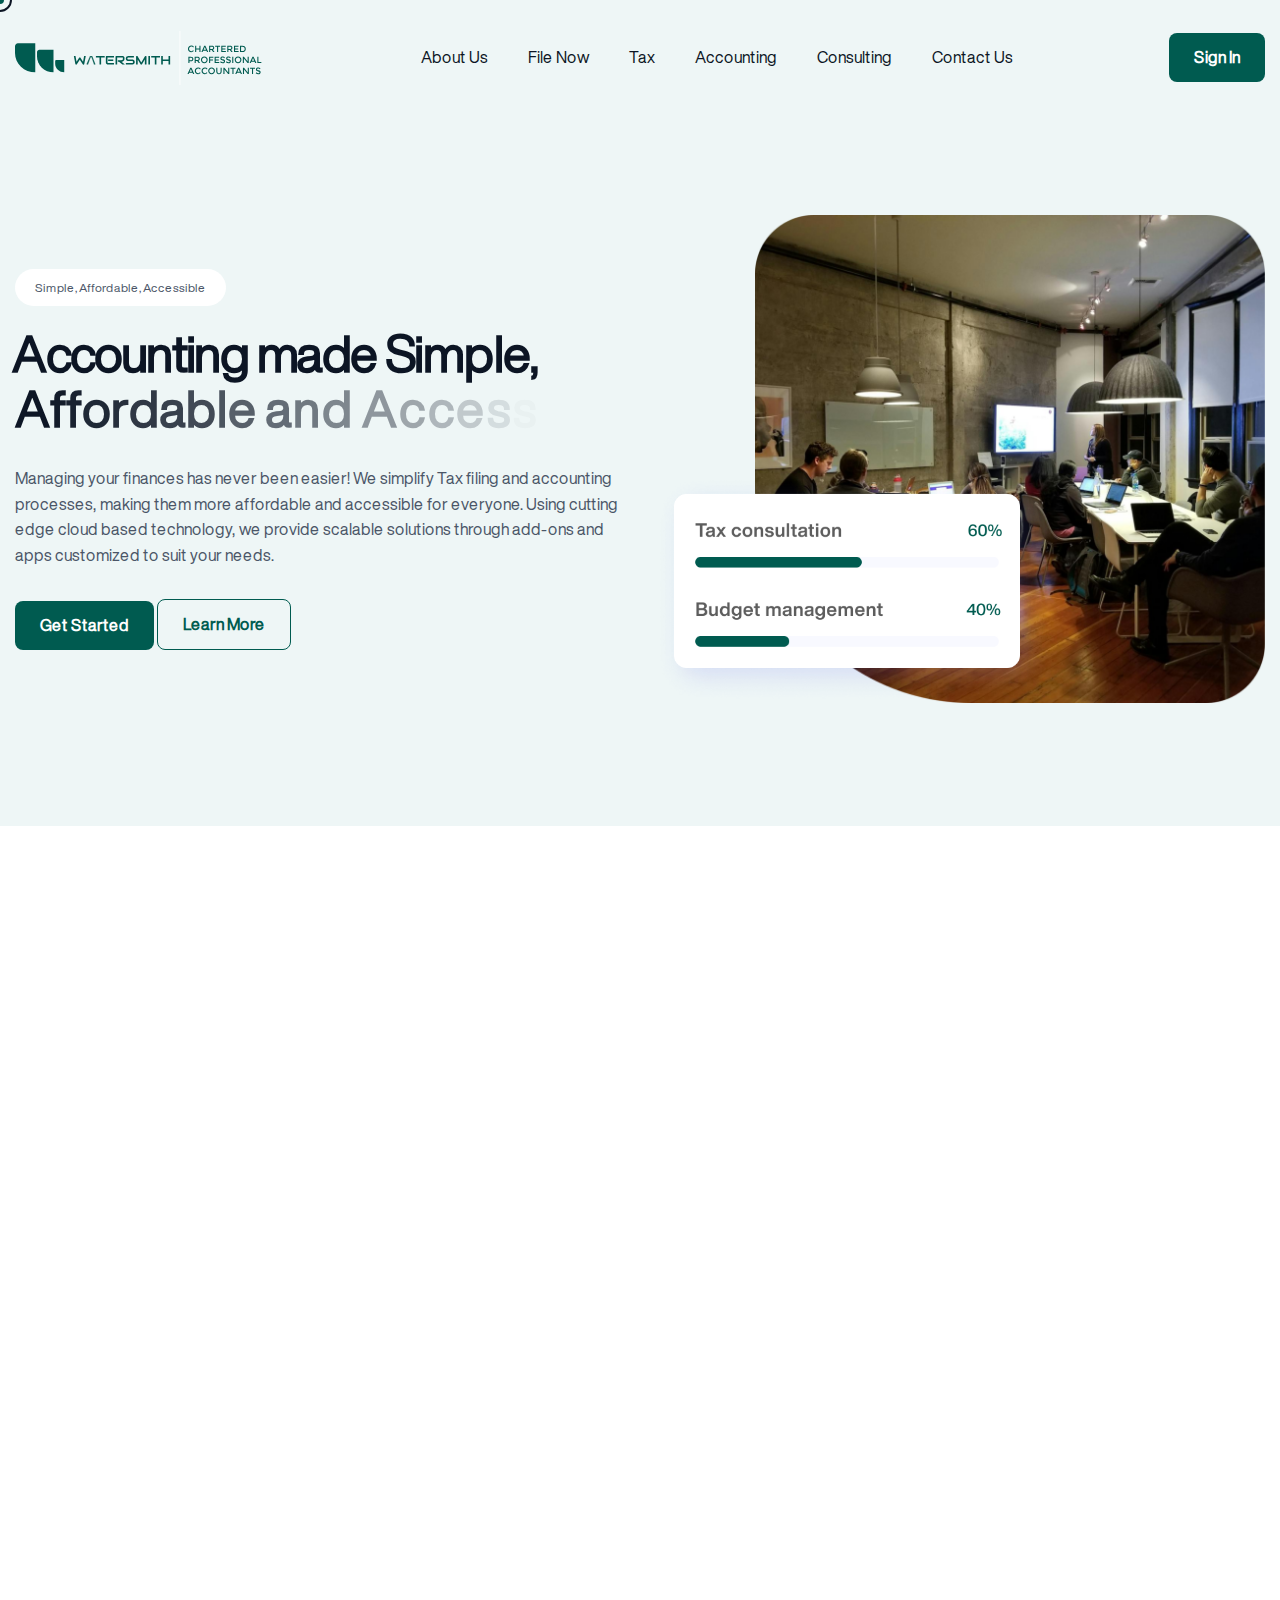
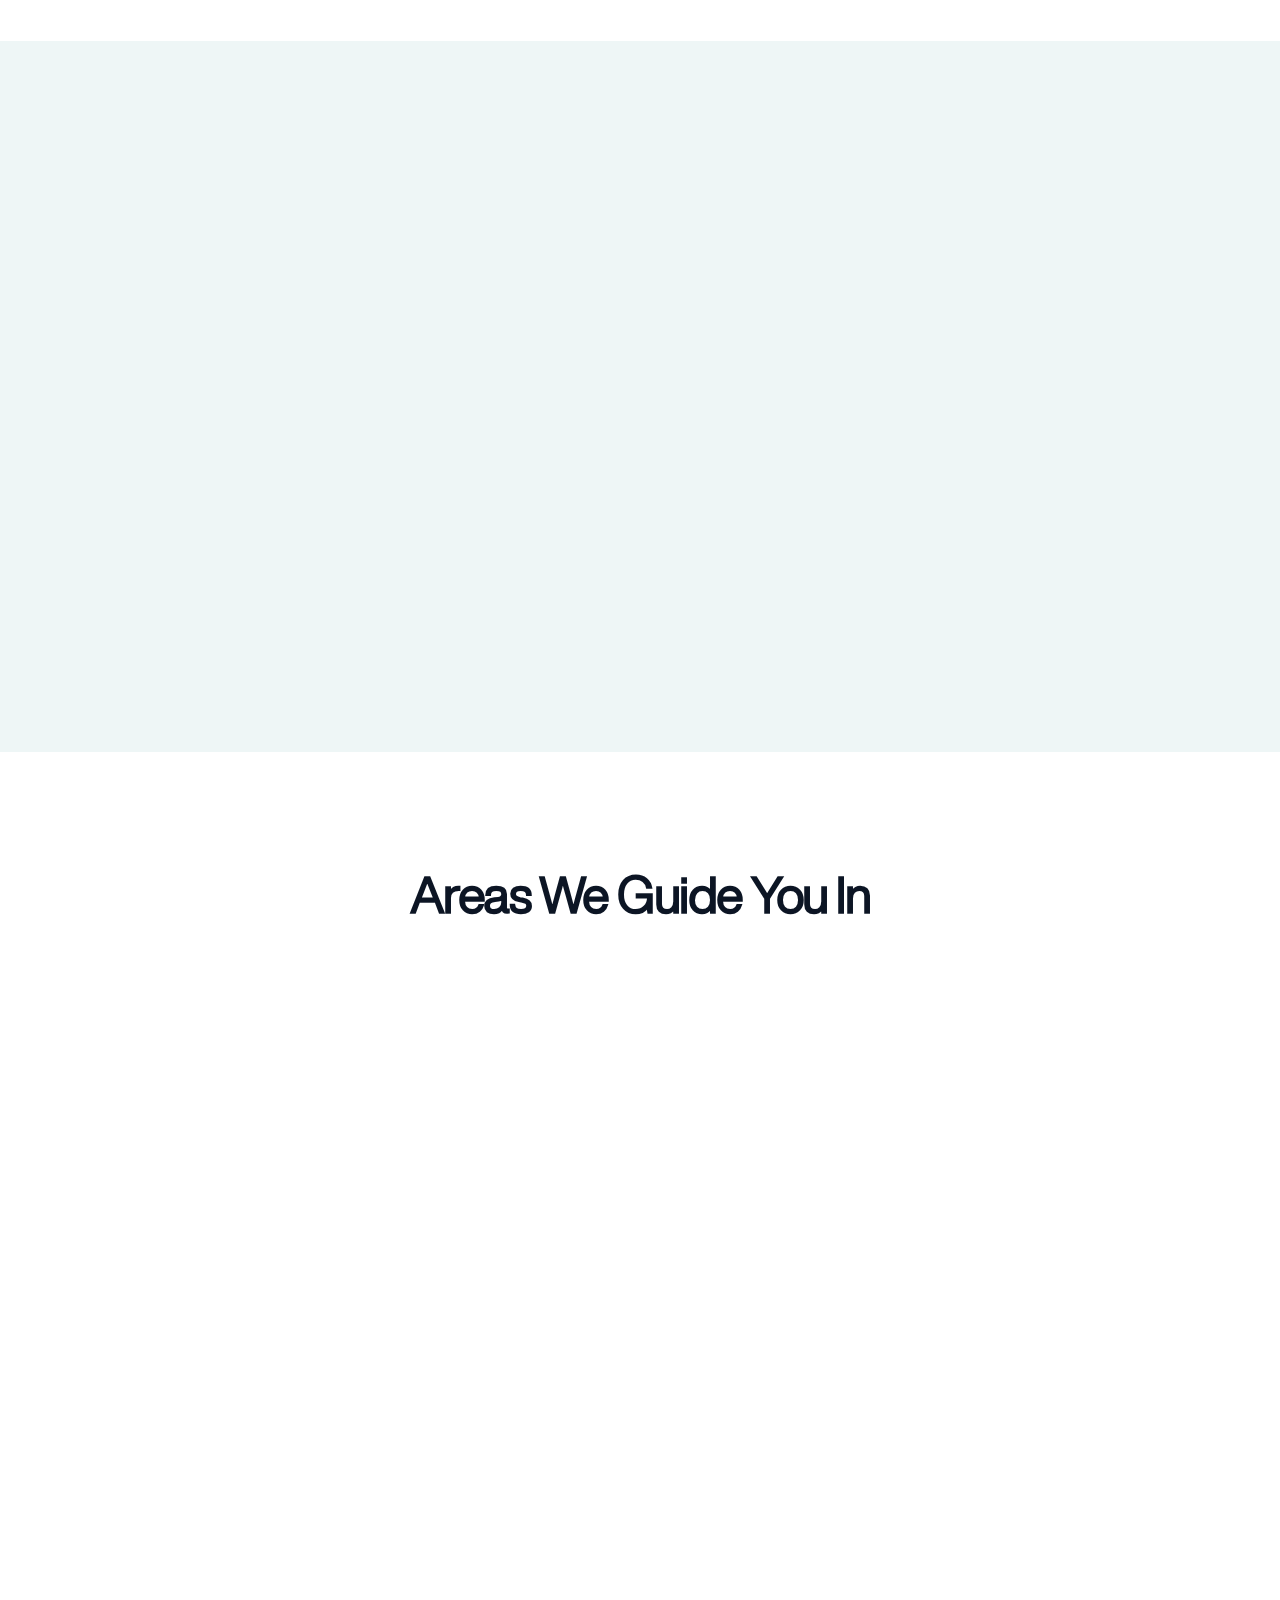
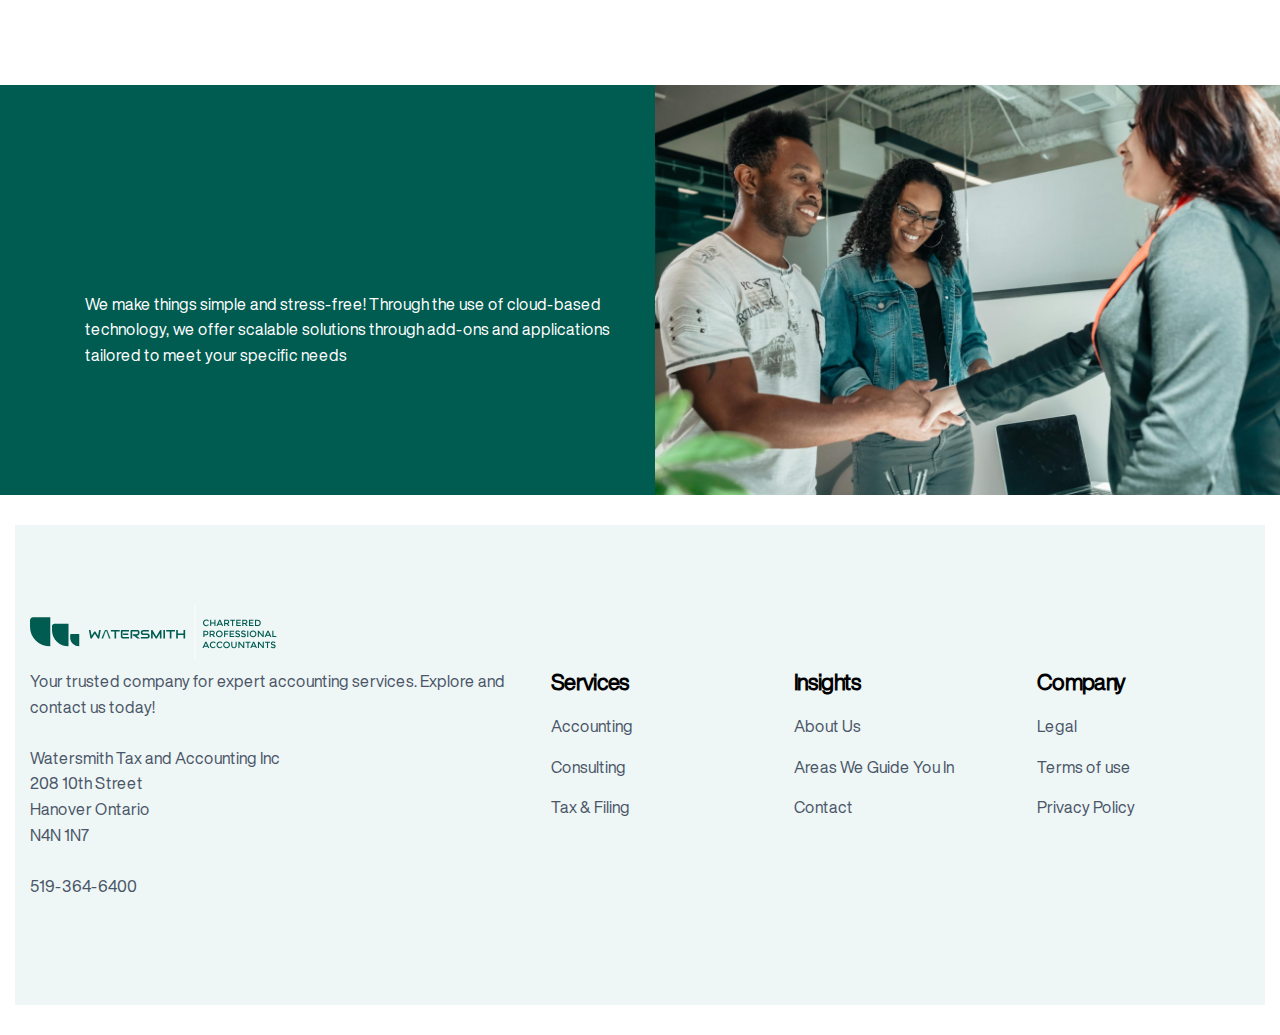
<file: index.html>
<!DOCTYPE html>
<html lang="zxx">

<head>
    <!-- Meta -->
    <meta charset="utf-8">
    <meta http-equiv="X-UA-Compatible" content="IE=edge">
    <meta name="viewport" content="width=device-width, initial-scale=1.0">
    <meta name="description" content="">
    <meta name="keywords" content="">
    <!-- Page Title -->
    <title>Watersmith</title>
    <!-- Favicon Icon -->
    <link rel="shortcut icon" type="image/x-icon" href="images/favicon.png">
    <!-- Google Fonts Css-->
    <link href="https://assets.calendly.com/assets/external/widget.css" rel="stylesheet">
    <link rel="preconnect" href="https://fonts.googleapis.com">
    <link rel="preconnect" href="https://fonts.gstatic.com" crossorigin>
    <link href="https://fonts.googleapis.com/css2?family=Plus+Jakarta+Sans:ital,wght@0,200..800;1,200..800&display=swap"
        rel="stylesheet">
    <!-- Bootstrap Css -->
    <link href="css/bootstrap.min.css" rel="stylesheet" media="screen">
    <!-- SlickNav Css -->
    <link href="css/slicknav.min.css" rel="stylesheet">
    <!-- Swiper Css -->
    <link rel="stylesheet" href="css/swiper-bundle.min.css">
    <!-- Font Awesome Icon Css-->
    <link href="css/all.css" rel="stylesheet" media="screen">
    <!-- Animated Css -->
    <link href="css/animate.css" rel="stylesheet">
    <!-- Magnific Popup Core Css File -->
    <link rel="stylesheet" href="css/magnific-popup.css">
    <!-- Main Custom Css -->
    <link href="css/custom.css" rel="stylesheet" media="screen">
    <style>
        .hero-image {
            position: relative;
            /* Establishes a positioning context for absolutely positioned children */
            display: inline-block;
            /* Ensures the container fits around the images */
        }

        .hero-img {
            display: block;
            /* Removes extra space at the bottom of images, especially in older browsers */
            width: 100%;
            /* Ensure that the main image scales as needed */
        }

        .img-top {
            position: absolute;
            /* Allows positioning relative to the nearest positioned ancestor (hero-image) */
            bottom: 0;
            /* Aligns to the bottom of the hero-image container */
            left: -100px;
            /* Aligns to the left of the hero-image container */
            width: 400px;
            /* Adjust as needed for the desired size of img-top */
            height: auto;
            /* Adjust as needed for the desired size of img-top */
        }

        .white-box {
            position: absolute;
            bottom: 25px;
            border-radius: 10px;
            padding-left: 30px;
            /* Changed from top: 50% to bottom: 30px */
            left: 50%;
            transform: translateX(-50%);
            /* Removed translateY */
            background-color: white;
            /*padding: 20px;*/
            width: 90%;
            box-shadow: 0 2px 4px rgba(0, 0, 0, 0.1);
        }

        .cards h2 {
            text-align: left;
            padding-top: 10px;
            font-size: medium;
            font-weight: 800;
            color: #005b50;
            margin-bottom: 10px;
        }

        .list-container {
            display: flex;
            justify-content: space-between;
            padding-bottom: 10px;
        }

        .list-column {
            width: 45%;
        }

        .cards ul {
            list-style-type: none;
            padding: 0;
            margin: 0;
        }

        .cards li {
            margin-bottom: 5px;
            font-size: small;
            font-weight: 600;
            display: flex;
            align-items: center;
        }

        .cards .check-icon {
            width: 16px;
            height: 16px;
            margin-right: 5px;
        }

        @media only screen and (max-width: 768px) {
            .cards .small-li {
                font-size: x-small !important;
                font-weight: 700;
            }
        }
    </style>
</head>

<body class="tt-magic-cursor">

    <!-- Preloader Start -->
    <div class="preloader">
        <div class="loading-container">
            <div class="loading"></div>
            <div id="loading-icon"><img src="images/loaderr.svg" alt="Loader SVG"></div>
        </div>
    </div>
    <!-- Preloader End -->

    <!-- Magic Cursor Start -->
    <div id="magic-cursor">
        <div id="ball">
            <div class="circle"></div>
        </div>
    </div>
    <!-- Magic Cursor End -->

    <!-- Header Start -->
    <header class="main-header">
        <div class="header-sticky">
            <nav class="navbar navbar-expand-lg">
                <div class="container">
                    <!-- Logo Start -->
                    <a class="navbar-brand" href="index.html">
                        <img src="images/logo.svg" alt="Logo">
                    </a>
                    <!-- Logo End -->

                    <!-- Main Menu Start -->
                    <div class="collapse navbar-collapse main-menu">
                        <div class="nav-menu-wrapper">
                            <ul class="navbar-nav mr-auto text-center" id="menu">
                                <!-- <li class="nav-item"><a class="nav-link" href="index.html">Home</a></li> -->
                                <li class="nav-item"><a class="nav-link" href="about.html">About us</a></li>
                                <li class="nav-item"><a class="nav-link" href="file-now.html">File Now</a></li>
                                <li class="nav-item"><a class="nav-link" href="tax.html">Tax</a></li>
                                <li class="nav-item"><a class="nav-link" href="accounting.html">Accounting</a></li>
                                <li class="nav-item"><a class="nav-link" href="consulting.html">Consulting</a></li>
                                <li class="nav-item"><a class="nav-link" href="contact.html">Contact Us</a></li>
                                <li class="nav-item highlighted-menu">
                                    <div class="section-btn text-center">
                                        <a href="#" class="btn-default btn-highlighted">Sign In</a>
                                    </div>
                                </li>
                            </ul>
                        </div>
                        <!-- Let’s Start Button Start -->
                        <div class="header-btn d-inline-flex">
                            <a href="#" class="btn-default">Sign In</a>
                        </div>
                        <!-- Let’s Start Button End -->
                    </div>
                    <!-- Main Menu End -->

                    <div class="navbar-toggle"></div>
                </div>
            </nav>
            <div class="responsive-menu"></div>
        </div>
    </header>
    <!-- Header End -->

    <!-- Hero Section Start -->
    <div class="hero light-bg-section">
        <div class="container">
            <div class="row align-items-center">
                <div class="col-lg-6">
                    <!-- Hero Left Content Start -->
                    <div class="hero-content">
                        <!-- Google Rating Start -->
                        <div class="google-rating wow fadeInUp">
                            <ul>
                                <li>Simple, Affordable, Accessible</li>
                            </ul>
                        </div>
                        <!-- Google Rating End -->

                        <div class="section-title">
                            <h1 class="text-anime-style-3">Accounting made Simple, Affordable and Accessible</h1>
                        </div>
                        <div class="hero-content-body wow fadeInUp" data-wow-delay="0.5s">
                            <p>Managing your finances has never been easier! We simplify Tax filing and accounting
                                processes, making them more affordable and accessible for everyone. Using cutting edge
                                cloud based technology, we provide scalable solutions through add-ons and apps
                                customized to suit your needs.</p>
                        </div>

                        <div class="hero-content-footer wow fadeInUp" data-wow-delay="0.75s">
                            <!-- Calendly link widget begin -->


                            <!-- Calendly link widget end -->
                            <a onclick="Calendly.initPopupWidget({url: 'https://calendly.com/watersmithcpa/30min'});return false;"
                                class="btn-default" style="cursor: pointer;">Get Started</a>
                            <a onclick="Calendly.initPopupWidget({url: 'https://calendly.com/watersmithcpa/30min'});return false;"
                                style="cursor: pointer;" class="btn-default btn-highlighted">Learn More</a>
                        </div>
                    </div>
                    <!-- Hero Left Content End -->
                </div>

                <div class="col-lg-6">
                    <!-- Hero Image Start -->
                    <div class="hero-image">
                        <figure>
                            <img src="images/img-top.png" alt="Overlay Image" class="img-top">
                            <img src="images/hero-img.png" alt="Main Image" class="hero-img">
                        </figure>
                    </div>
                    <!-- Hero Image End -->
                </div>
            </div>
        </div>
    </div>
    <!-- Hero Section End -->

    <!-- About Section Start -->
    <div class="about-us">
        <div class="container">
            <div class="row section-row align-items-center">
                <div class="col-lg-6">
                    <!-- Section Title Start -->
                    <div class="section-title">
                        <div class="google-rating wow fadeInUp">
                            <ul>
                                <li>about us</li>
                            </ul>
                        </div>
                        <!-- <h3 class="wow fadeInUp"></h3> -->
                        <h2 class="text-anime-style-3">Innovative Financial Services Using Technology</h2>
                    </div>
                    <!-- Section Title End -->
                </div>

                <div class="col-lg-6">
                    <!-- Section Title Content Start -->
                    <div class="section-title-content wow fadeInUp" data-wow-delay="0.25s">
                        <p> Welcome to a modern approach to accounting! Our skilled team uses the latest technology to
                            optimize personal taxes and help businesses flourish financially. We provide flexible,
                            cloud-based financial services that offer full transparency, giving you access to your
                            records anytime, anywhere, with a comprehensive audit trail to ensure peace of mind.

                        </p>
                    </div>
                    <!-- Section Title Content End -->
                </div>
            </div>

            <div class="row">
                <div class="col-lg-12">
                    <!-- Why Choose Image Box Start -->
                    <div class="why-choose-image-box wow fadeInUp" data-wow-delay="0.25s">
                        <!-- Why Choose Image Start -->
                        <div class="why-choose-image">
                            <img src="images/why-choose-us-img.jpg" alt="Years of Experience Image">
                        </div>
                        <!-- Why Choose Image End -->

                        <!-- Why Choose Content Start -->
                        <div class="why-choose-content">
                            <!-- Why Choose Title Start -->
                            <div class="why-choose-title">
                                <h2 class="text-anime-style-3">Pioneers in Combining Technology with Accounting
                                    expertise</h2>
                            </div>
                            <!-- Why Choose Title End -->

                            <!-- Why Choose Counter Start -->
                            <div class="why-choose-counter">
                                <h3><span class="counter">12</span> Years +</h3>
                                <p>Offering personalized financial solutions for your success</p>
                            </div>
                            <!-- Why Choose Counter End -->
                        </div>
                        <!-- Why Choose Content End -->
                    </div>
                    <!-- Why Choose Image Box End -->
                </div>
            </div>
        </div>
    </div>
    <!-- About Section End -->
    <!-- Why Choose Us Section Start -->
    <div class="why-choose-us light-bg-section">
        <div class="container">
            <div class="row section-row align-items-center">
                <div class="col-lg-6">
                    <!-- Section Title Start -->
                    <div class="section-title">
                        <div class="google-rating wow fadeInUp">
                            <ul>
                                <li>Who We Help</li>
                            </ul>
                        </div>

                        <h2 class="text-anime-style-3">We are your Tax accountant mentors</h2>
                    </div>
                    <!-- Section Title End -->
                </div>

                <div class="col-lg-6">
                    <!-- Section Title Content Start -->
                    <div class="section-title-content wow fadeInUp" data-wow-delay="0.25s">
                        <p>We’re your dedicated advisors, guiding you through tax filings and financial management.
                            Whether you're an individual or a business owner, we're here to simplify the process and
                            make everything stress-free.</p>
                    </div>
                    <!-- Section Title Content End -->
                </div>
            </div>

            <div class="row">
                <div class="col-lg-6 col-md-6">
                    <!-- Why Choose Item Start -->
                    <div class="why-choose-item wow fadeInUp" data-wow-delay="0.25s">
                        <div class="icon-box">
                            <img src="images/individual.svg" alt="Individual Icon">
                        </div>
                        <div class="why-choose-body">
                            <h3>Individuals</h3>
                            <p>Our tax experts have a solid track record in helping individuals manage their taxes with
                                precision and efficiency, ensuring clarity and timeliness in every step</p>
                        </div>
                    </div>
                    <!-- Why Choose Item End -->
                </div>

                <div class="col-lg-6 col-md-6">
                    <!-- Why Choose Item Start -->
                    <div class="why-choose-item wow fadeInUp" data-wow-delay="0.5s">
                        <div class="icon-box">
                            <img src="images/business.svg" alt="Business Icon">
                        </div>
                        <div class="why-choose-body">
                            <h3>Businesses</h3>
                            <p>Running or starting a business? We are committed to guiding you through the financial
                                hurdles, offering expert tax filing, accounting, and business consulting services.</p>
                        </div>
                    </div>
                    <!-- Why Choose Item End -->
                </div>
            </div>
        </div>
    </div>
    <!-- Why Choose Us Section End -->

    <!-- Our Services Start -->
    <div class="our-service light-bg-section" style="background-color: #fff;">
        <div class="container">
            <div class="row section-row align-items-center">
                <div class="col-lg-12">
                    <!-- Section Title Start -->
                    <div class="section-title text-center">
                        <h2 class="text-anime-style-3r">Areas We Guide You In</h2>
                    </div>
                    <!-- Section Title End -->
                </div>
            </div>

            <div class="row">
                <div class="col-lg-4 col-md-6">
                    <!-- Service Item Start -->
                    <div class="service-item wow fadeInUp" data-wow-delay="0.25s">
                        <div class="service-image">
                            <figure class="image-anime">
                                <a href="#"><img src="images/service-img-1.jpg" alt="Tax Filing Image"></a>
                                <div class="cards">
                                    <div class="white-box">
                                        <h2>Tax Filing</h2>
                                        <div class="list-container">
                                            <div class="list-column">
                                                <ul>
                                                    <li class="small-li" style="font-size: 12px;"><img
                                                            src="images/tick.png" alt="" class="check-icon">Tax
                                                        preparation
                                                    </li>
                                                    <li class="small-li" style="font-size: 12px;"><img
                                                            src="images/tick.png" alt="" class="check-icon">Employed
                                                    </li>
                                                    <li class="small-li" style="font-size: 12px;"><img
                                                            src="images/tick.png" alt="" class="check-icon">Corporate
                                                    </li>
                                                    <li class="small-li" style="font-size: 12px;"><img
                                                            src="images/tick.png" alt="" class="check-icon">Personal
                                                    </li>
                                                </ul>
                                            </div>
                                            <div class="list-column">
                                                <ul>
                                                    <li class="small-li" style="font-size: 12px;"><img
                                                            src="images/tick.png" alt="" class="check-icon">Student
                                                    </li>
                                                    <li class="small-li" style="font-size: 12px;"><img
                                                            src="images/tick.png" alt="" class="check-icon">Self
                                                        Employed</li>
                                                    <li class="small-li" style="font-size: 12px;"><img
                                                            src="images/tick.png" alt="" class="check-icon">Rental
                                                        Property</li>

                                                </ul>
                                            </div>
                                        </div>
                                    </div>
                                </div>
                            </figure>
                        </div>
                    </div>
                    <!-- Service Item End -->
                </div>
                <div class="col-lg-4 col-md-6">
                    <!-- Service Item Start -->
                    <div class="service-item wow fadeInUp" data-wow-delay="0.5s">
                        <div class="service-image">
                            <figure class="image-anime">
                                <a href="#"><img src="images/service-img-2.jpg" alt="Accounting Image"></a>
                                <div class="cards">
                                    <div class="white-box">
                                        <h2>Accounting</h2>
                                        <div class="list-container">
                                            <div class="list-column">
                                                <ul>
                                                    <li class="small-li" style="font-size: 12px;"><img
                                                            src="images/tick.png" alt="" class="check-icon">Accounting
                                                        solutions
                                                    </li>
                                                    <li class="small-li" style="font-size: 12px;"><img
                                                            src="images/tick.png" alt="" class="check-icon">Small
                                                        medium
                                                    </li>
                                                    <li class="small-li" style="font-size: 12px;"><img
                                                            src="images/tick.png" alt="" class="check-icon">Cloud
                                                        computing
                                                    </li>
                                                    <li class="small-li" style="font-size: 12px;"><img
                                                            src="images/tick.png" alt="" class="check-icon">HST Filing
                                                    </li>
                                                </ul>
                                            </div>
                                            <div class="list-column">
                                                <ul>
                                                    <li class="small-li" style="font-size: 12px;"><img
                                                            src="images/tick.png" alt="" class="check-icon">Corporate
                                                    </li>
                                                    <li class="small-li" style="font-size: 12px;"><img
                                                            src="images/tick.png" alt="" class="check-icon">Self
                                                        Employed</li>
                                                    <li class="small-li" style="font-size: 12px;"><img
                                                            src="images/tick.png" alt="" class="check-icon">Accounting
                                                        setup</li>

                                                </ul>
                                            </div>
                                        </div>
                                    </div>
                                </div>
                            </figure>

                        </div>
                    </div>
                    <!-- Service Item End -->
                </div>

                <div class="col-lg-4 col-md-6">
                    <!-- Service Item Start -->
                    <div class="service-item wow fadeInUp" data-wow-delay="0.75s">
                        <div class="service-image">
                            <figure class="image-anime">
                                <a href="#"><img src="images/service-img-3.jpg" alt="Consulting Image"></a>
                                <div class="cards">
                                    <div class="white-box">
                                        <h2>Consulting</h2>
                                        <div class="list-container">
                                            <div class="list-column">
                                                <ul>
                                                    <li class="small-li" style="font-size: 12px;"><img
                                                            src="images/tick.png" alt="" class="check-icon">Business
                                                        consulting
                                                    </li>
                                                    <li class="small-li" style="font-size: 12px;"><img
                                                            src="images/tick.png" alt=""
                                                            class="check-icon">Incorporation
                                                    </li>
                                                    <li class="small-li" style="font-size: 12px;"><img
                                                            src="images/tick.png" alt="" class="check-icon">Financial
                                                        planning
                                                    </li>
                                                </ul>
                                            </div>
                                            <div class="list-column">
                                                <ul>
                                                    <li class="small-li" style="font-size: 12px;"><img
                                                            src="images/tick.png" alt="" class="check-icon"> Startups
                                                    </li>
                                                    <li class="small-li" style="font-size: 12px;"><img
                                                            src="images/tick.png" alt="" class="check-icon">Tax
                                                        planning</li>
                                                    <li class="small-li" style="font-size: 12px;"><img
                                                            src="images/tick.png" alt="" class="check-icon">Payroll and
                                                        HR</li>

                                                </ul>
                                            </div>
                                        </div>
                                    </div>
                                </div>
                            </figure>
                        </div>
                    </div>
                    <!-- Service Item End -->
                </div>
            </div>
        </div>
    </div>
    <!-- Our Services End -->



    <!-- Cta Box Section Start -->
    <div class="cta-box">
        <div class="container">
            <div class="row align-items-center">
                <div class="col-lg-6 cta-left">
                    <!-- Section Title Start -->
                    <div class="section-title">
                        <h2 class="text-anime-style-3">Looking for a great accounting for your business?</h2>

                    </div>
                    <p>
                        We make things simple and stress-free! Through the use of cloud-based technology, we offer
                        scalable solutions through add-ons and applications tailored to meet your specific needs
                    </p>
                    <div class="section-btn wow fadeInUp" data-wow-delay="0.25s">
                        <a onclick="Calendly.initPopupWidget({url: 'https://calendly.com/watersmithcpa/30min'});return false;"
                            style="cursor: pointer;" class="btn-default btn-highlighted">get started now</a>
                    </div>
                    <!-- Section Title End -->
                </div>

                <div class="col-lg-6">

                    <div class="employee-image">
                        <img src="images/employee-img.png" alt="CTA Image">
                    </div>

                </div>
            </div>
        </div>
    </div>
    <!-- Cta Box Section End -->


    <!-- Footer Start -->
    <footer class="main-footer">
        <div class="container">
            <div class="row">
                <div class="col-lg-12">
                    <!-- Footer Body Start -->
                    <div class="footer-body">
                        <div class="row">
                            <div class="col-lg-5">

                                <div class="footer-logo">
                                    <img src="images/logo.svg" alt="Footer Logo Image">
                                </div>
                                <p style="padding-top: 10px; margin-right: 15px;">
                                    Your trusted company for expert accounting
                                    services. Explore and contact us today!
                                </p>
                                <p>
                                    Watersmith Tax and Accounting Inc <br>
                                    208 10th Street <br>
                                    Hanover Ontario <br>
                                    N4N 1N7
                                </p>
                                <p>
                                    519-364-6400
                                </p>
                            </div>

                            <div class="col-lg-7 " style="margin-top: 65px;">
                                <div class="row">
                                    <div class="col-md-4">
                                        <!-- Footer Links Start -->
                                        <div class="footer-links">
                                            <h2>Services</h2>
                                            <ul>
                                                <li><a href="accounting.html">Accounting</a></li>
                                                <li><a href="consulting.html">Consulting</a></li>
                                                <li><a href="tax.html">Tax & Filing</a></li>
                                            </ul>
                                        </div>
                                        <!-- Footer Links End -->
                                    </div>

                                    <div class="col-md-4">
                                        <!-- Footer Links Start -->
                                        <div class="footer-links">
                                            <h2>Insights</h2>
                                            <ul>
                                                <li><a href="about.html">About Us</a></li>
                                                <li><a href="#">Areas We Guide You In</a></li>
                                                <li><a href="contact.html">Contact</a></li>
                                            </ul>
                                        </div>
                                        <!-- Footer Links End -->
                                    </div>

                                    <div class="col-md-4">
                                        <!-- Footer Contact Start -->
                                        <div class="footer-contact">
                                            <h2>Company</h2>
                                            <ul>
                                                <li><a href="#">Legal</a></li>
                                                <li><a href="terms-of-use.html">Terms of use</a></li>
                                                <li><a href="privacy-policy.html">Privacy Policy</a></li>
                                            </ul>
                                        </div>
                                        <!-- Footer Contact End -->
                                    </div>
                                </div>
                            </div>
                        </div>
                    </div>
                    <!-- Footer Body End -->
                </div>
            </div>
        </div>
    </footer>
    <!-- Footer End -->


    <script src="https://assets.calendly.com/assets/external/widget.js" type="text/javascript" async></script>

    <!-- Jquery Library File -->
    <script src="js/jquery-3.7.1.min.js"></script>
    <!-- Bootstrap js file -->
    <script src="js/bootstrap.min.js"></script>
    <!-- Validator js file -->
    <script src="js/validator.min.js"></script>
    <!-- SlickNav js file -->
    <script src="js/jquery.slicknav.js"></script>
    <!-- Swiper js file -->
    <script src="js/swiper-bundle.min.js"></script>
    <!-- Counter js file -->
    <script src="js/jquery.waypoints.min.js"></script>
    <script src="js/jquery.counterup.min.js"></script>
    <!-- Magnific js file -->
    <script src="js/jquery.magnific-popup.min.js"></script>
    <!-- SmoothScroll -->
    <script src="js/SmoothScroll.js"></script>
    <!-- MagicCursor js file -->
    <script src="js/gsap.min.js"></script>
    <script src="js/magiccursor.js"></script>
    <!-- Text Effect js file -->
    <script src="js/SplitText.js"></script>
    <script src="js/ScrollTrigger.min.js"></script>
    <!-- Wow js file -->
    <script src="js/wow.js"></script>
    <!-- Main Custom js file -->
    <script src="js/function.js"></script>
</body>

</html>
</file>
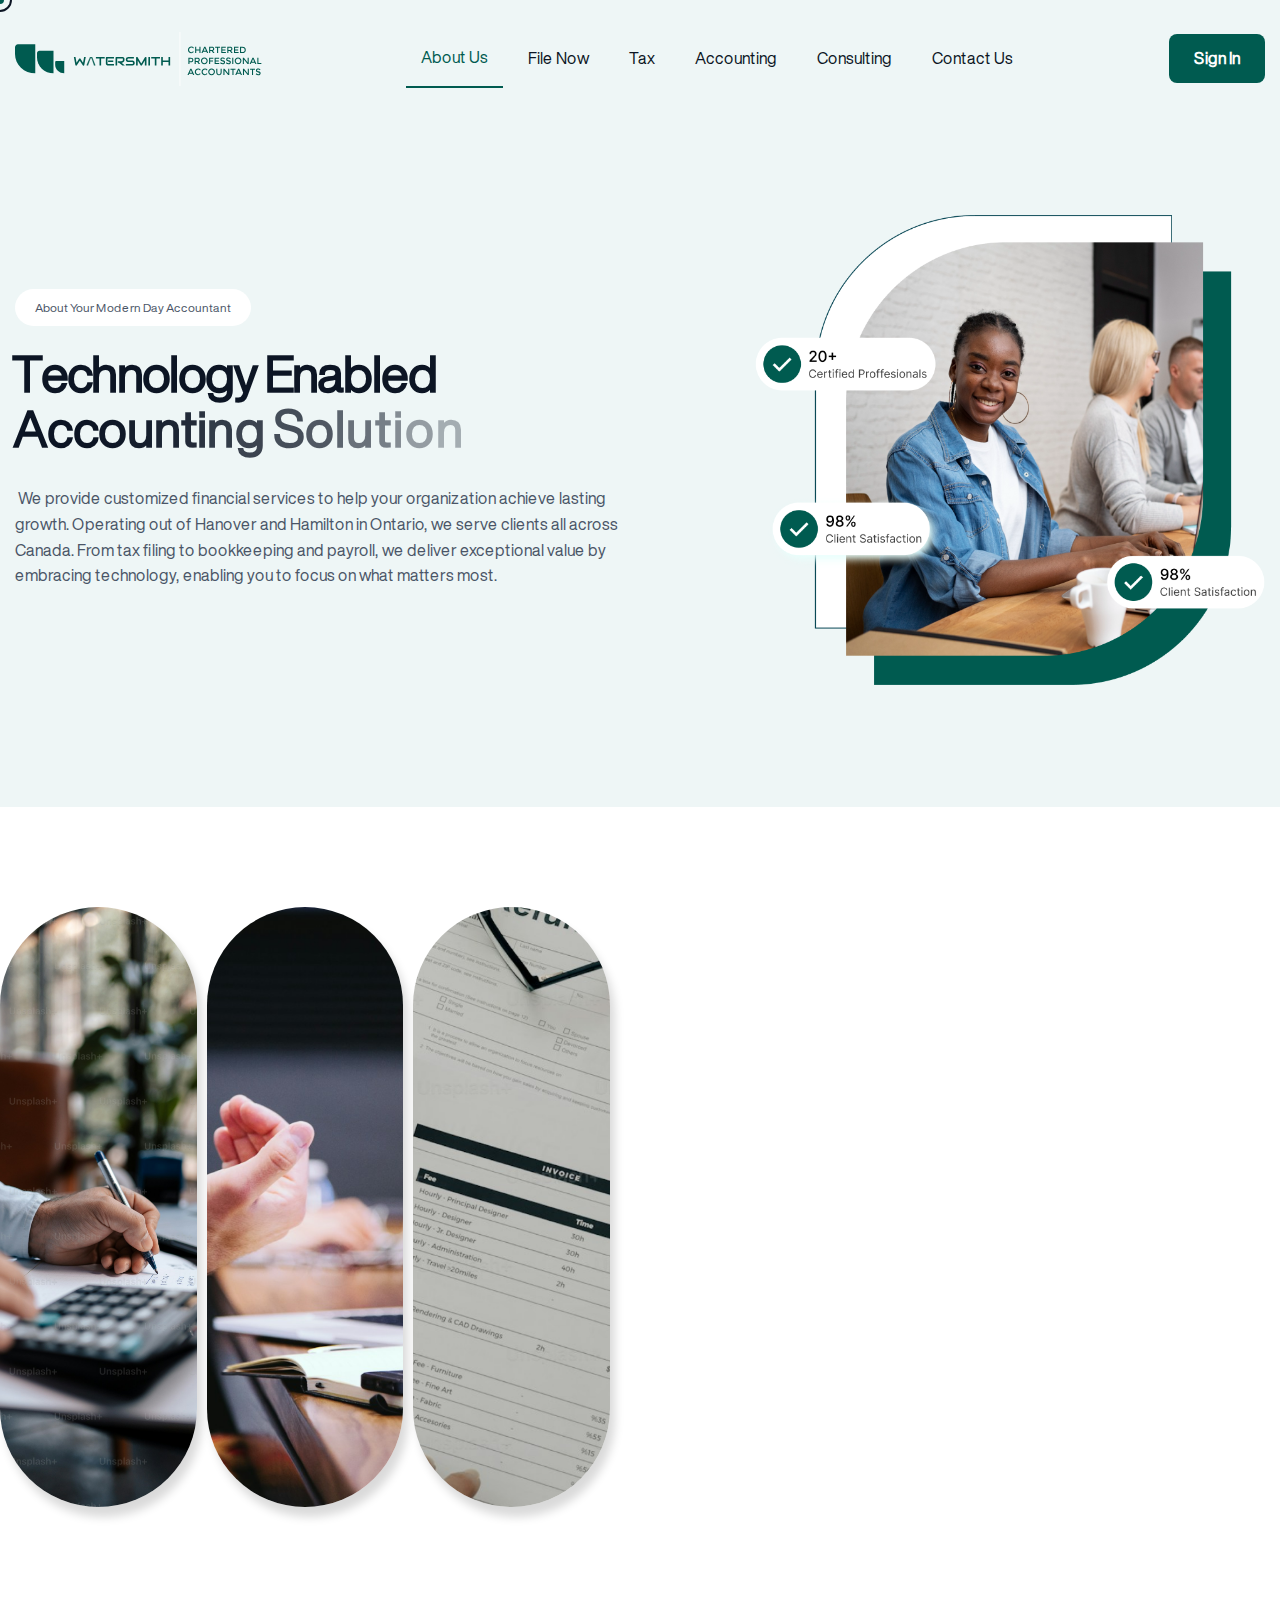
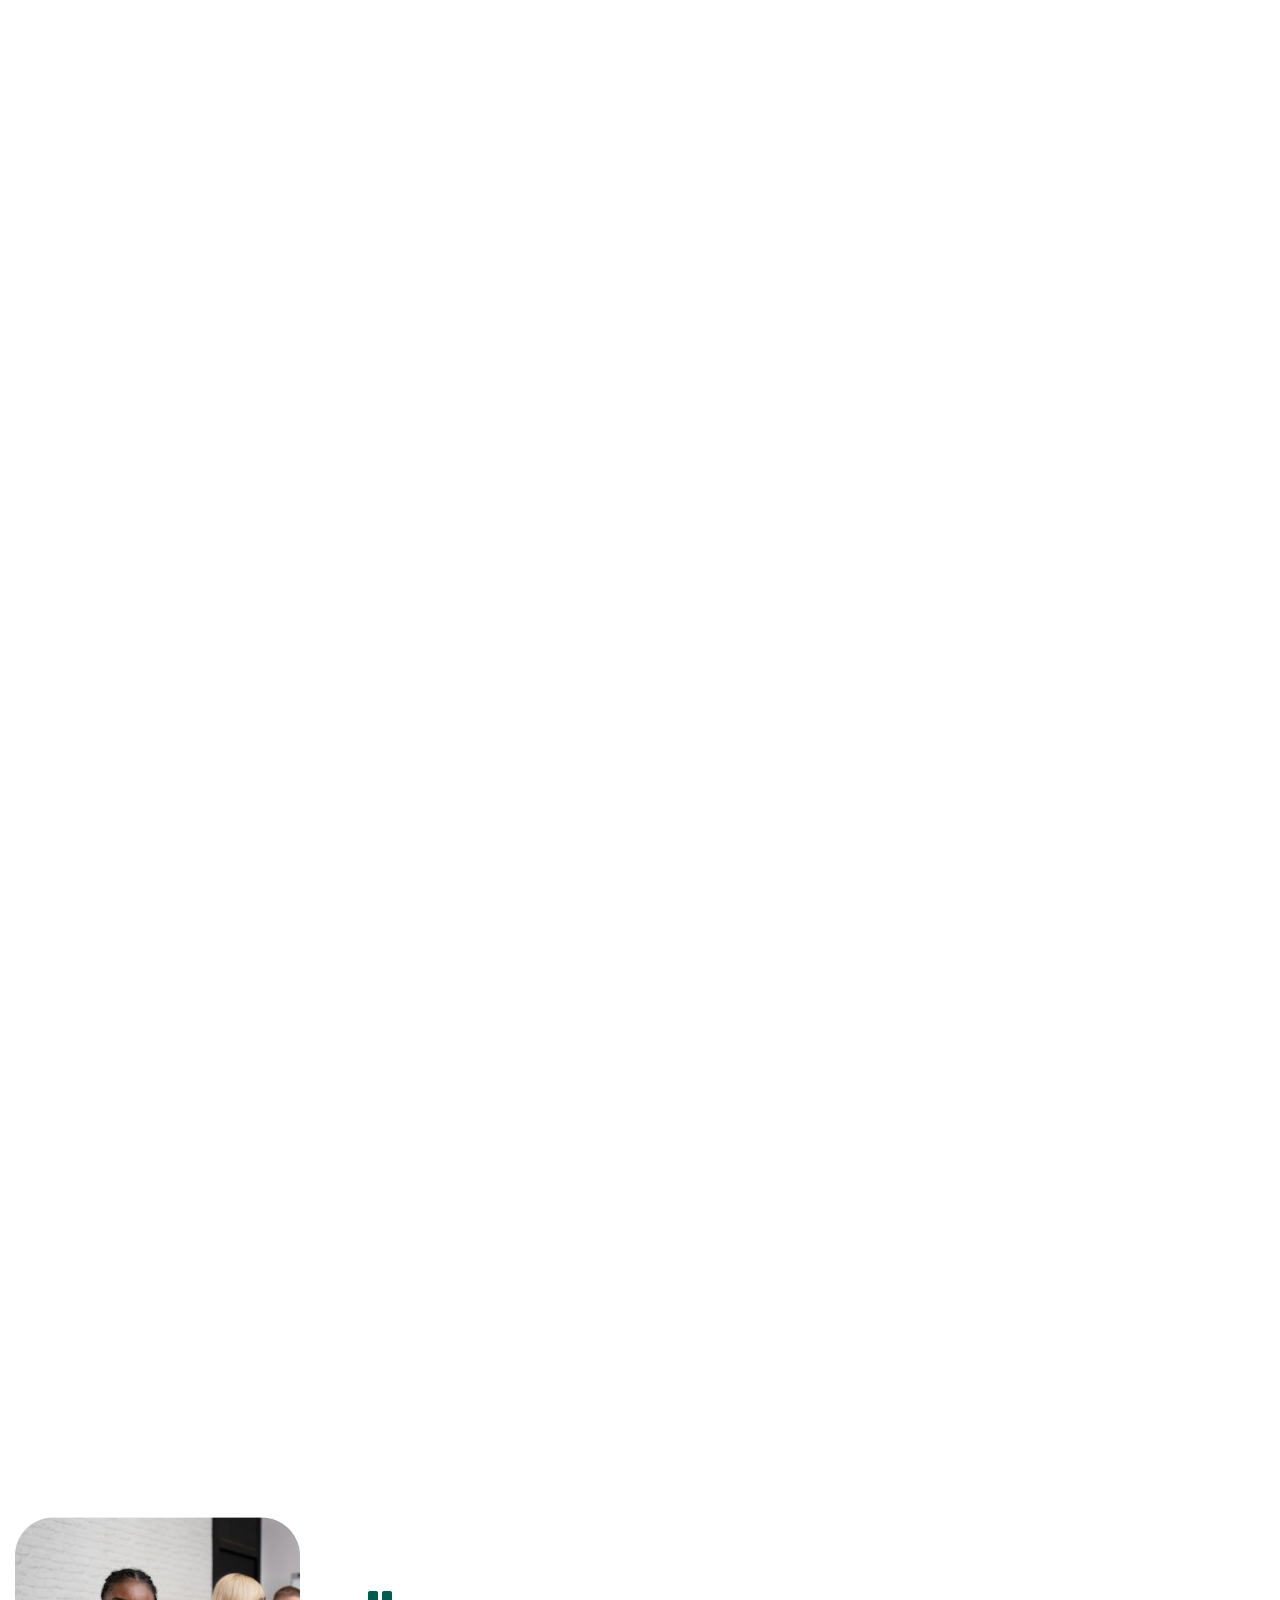
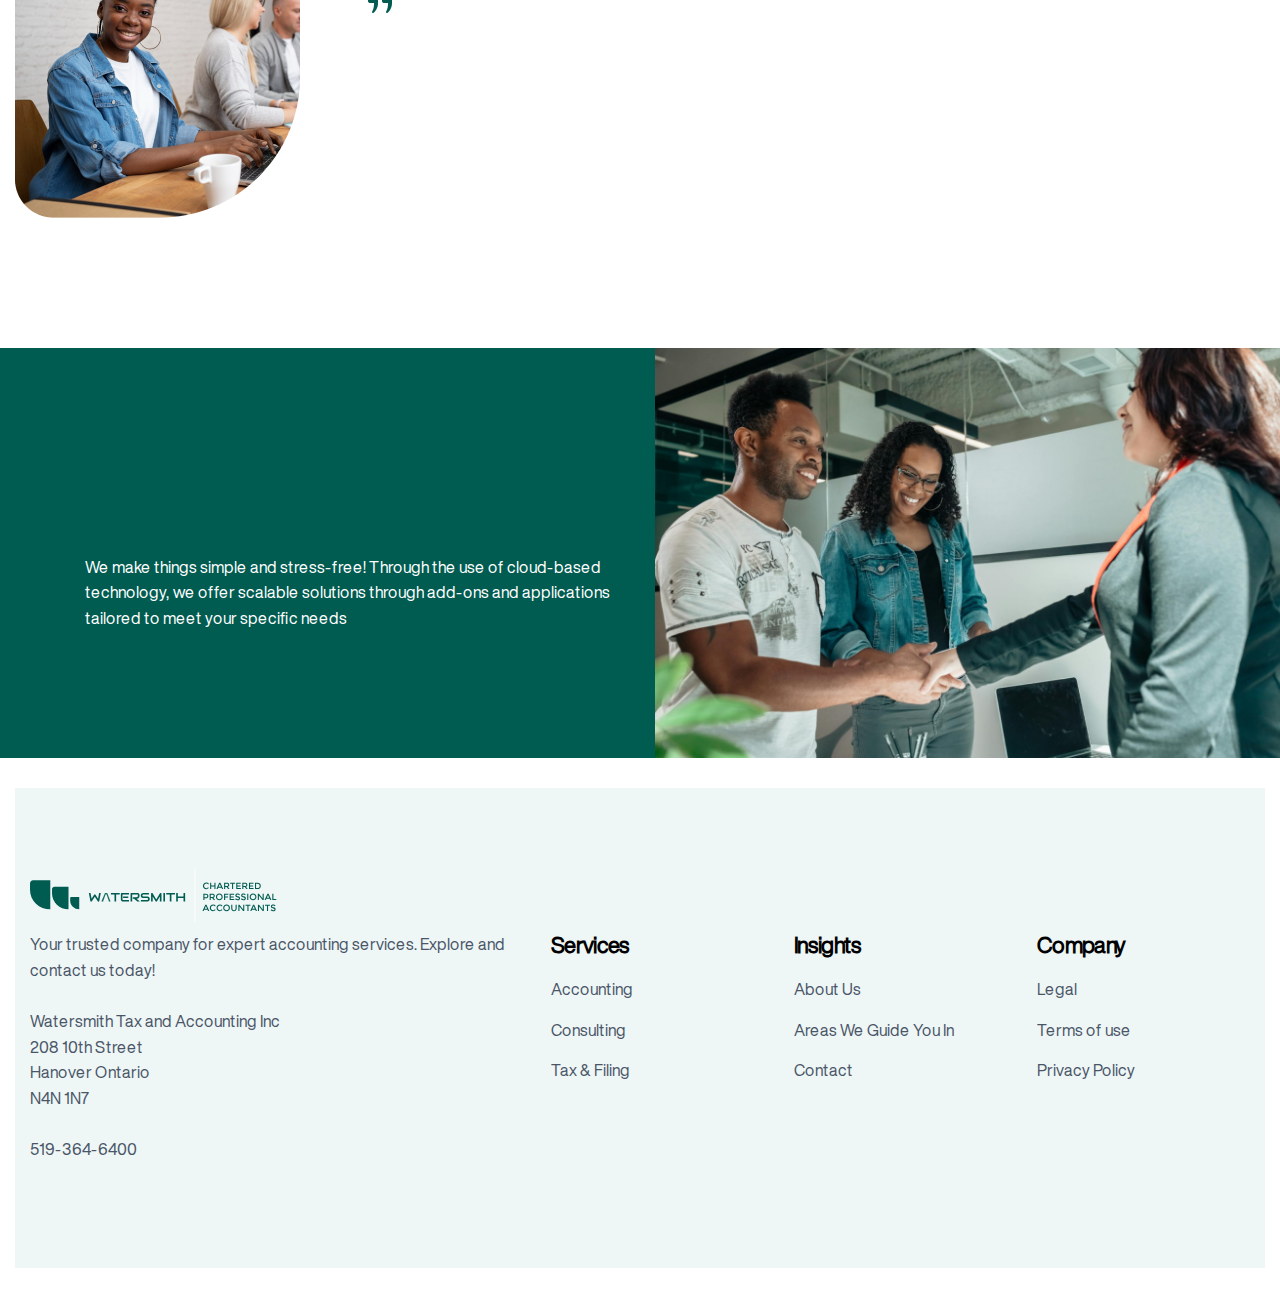
<file: about.html>
<!DOCTYPE html>
<html lang="zxx">

<head>
    <!-- Meta -->
    <meta charset="utf-8">
    <meta http-equiv="X-UA-Compatible" content="IE=edge">
    <meta name="viewport" content="width=device-width, initial-scale=1.0">
    <meta name="description" content="">
    <meta name="keywords" content="">
    <!-- Page Title -->
    <title>Watersmith</title>
    <!-- Favicon Icon -->
    <link rel="shortcut icon" type="image/x-icon" href="images/favicon.png">
    <!-- Google Fonts Css-->
    <link href="https://assets.calendly.com/assets/external/widget.css" rel="stylesheet">
    <link rel="preconnect" href="https://fonts.googleapis.com">
    <link rel="preconnect" href="https://fonts.gstatic.com" crossorigin>
    <link href="https://fonts.googleapis.com/css2?family=Plus+Jakarta+Sans:ital,wght@0,200..800;1,200..800&display=swap"
        rel="stylesheet">
    <!-- Bootstrap Css -->
    <link href="css/bootstrap.min.css" rel="stylesheet" media="screen">
    <!-- SlickNav Css -->
    <link href="css/slicknav.min.css" rel="stylesheet">
    <!-- Swiper Css -->
    <link rel="stylesheet" href="css/swiper-bundle.min.css">
    <!-- Font Awesome Icon Css-->
    <link href="css/all.css" rel="stylesheet" media="screen">
    <!-- Animated Css -->
    <link href="css/animate.css" rel="stylesheet">
    <!-- Magnific Popup Core Css File -->
    <link rel="stylesheet" href="css/magnific-popup.css">
    <!-- Main Custom Css -->
    <link href="css/custom.css" rel="stylesheet" media="screen">
    <style>
        .hero-image {
            position: relative;
            /* Establishes a positioning context for absolutely positioned children */
            display: inline-block;
            /* Ensures the container fits around the images */
        }

        .hero-img {
            display: block;
            /* Removes extra space at the bottom of images, especially in older browsers */
            width: 100%;
            /* Ensure that the main image scales as needed */
        }

        .img-top {
            position: absolute;
            /* Allows positioning relative to the nearest positioned ancestor (hero-image) */
            bottom: 0;
            /* Aligns to the bottom of the hero-image container */
            left: -100px;
            /* Aligns to the left of the hero-image container */
            width: 400px;
            /* Adjust as needed for the desired size of img-top */
            height: auto;
            /* Adjust as needed for the desired size of img-top */
        }

        @media (max-width: 768px) {
            .why-choose-us {
                background: url(./images/about-cta-mobile.png) !important;
                background-size: cover !important;
                /* Shows the entire image on mobile */
                background-position: center center !important;
                /* Adjusts positioning for smaller screens */
                height: auto !important;
                /* Removes fixed height */
                min-height: 100vh !important;
                /* Ensures the content fills the viewport */
            }

            .post-featured-image img {
                aspect-ratio: 1;
                object-fit: cover;
                border-radius: 10px;
                transition: all 0.5s ease-out;
            }
        }

        .white-box {
            position: absolute;
            bottom: 25px;
            border-radius: 10px;
            padding-left: 30px;
            /* Changed from top: 50% to bottom: 30px */
            left: 50%;
            transform: translateX(-50%);
            /* Removed translateY */
            background-color: white;
            /*padding: 20px;*/
            width: 90%;
            box-shadow: 0 2px 4px rgba(0, 0, 0, 0.1);
        }

        .cards h2 {
            text-align: left;
            padding-top: 10px;
            font-size: medium;
            font-weight: 800;
            color: #005b50;
            margin-bottom: 10px;
        }

        /* Info Icon */
        .post-item-body {
            display: flex;
            justify-content: space-between;
            align-items: center;
            text-align: left;
        }

        .post-info {
            flex: 1;
            margin-left: 20px;
        }

        .info-icon {
            background: none;
            border: none;
            font-size: 1.2em;
            cursor: pointer;
            color: #005b50;
            margin-right: 20px;
        }

        /* Modal Styles */
        .modal {
            display: none;
            /* Hidden by default */
            position: fixed;
            top: 0;
            left: 0;
            width: 100%;
            height: 100%;
            background-color: rgba(0, 0, 0, 0.5);
            /* Semi-transparent background */
            align-items: center;
            justify-content: center;
            z-index: 1000;
        }

        .modal-content {
            background-color: #005b50;
            color: #ffffff;
            padding: 20px;
            border-radius: 8px;
            width: 80%;
            max-width: 600px;
            text-align: center;
            position: relative;
        }

        .close-btn {
            position: absolute;
            top: 10px;
            right: 10px;
            font-size: 1.5em;
            cursor: pointer;
            color: #ffffff;
        }

        @media (max-width: 480px) {
            .modal-content {
                width: 90%;
                /* Even smaller width for extra small screens */
                padding: 10px;
                font-size: 14px;
                /* Smaller font size */
            }

            .close-btn {
                font-size: 20px;
                /* Adjust close button size */
            }
        }

        @keyframes fallFromTop {
            0% {
                transform: translateY(-100px);
                opacity: 0;
            }

            100% {
                transform: translateY(0);
                opacity: 1;
            }
        }

        @keyframes riseFromBottom {
            0% {
                transform: translateY(100px);
                opacity: 0;
            }

            100% {
                transform: translateY(0);
                opacity: 1;
            }
        }

        .why-choose-item .icon-box {

            margin: 0 auto;
        }

        .why-choose-body h3 {

            margin-top: 20px;
        }

        .contentLeft .row .imgWrapper.animate {
            opacity: 1;
            /* Ensure visibility remains after animation */
        }

        .contentLeft .row .imgWrapper,
        .contentLeft .row .imgWrapper img {
            padding: 0;
            margin: 0;
            border: none;
            /* Ensure there is no border causing spacing */
        }

        .contentLeft .row {
            width: 100%;
            display: grid;
            grid-template-columns: repeat(3, 1fr);
            grid-gap: 10px;
        }

        .contentLeft .row .imgWrapper {
            width: 100%;
            height: 600px;
            overflow: hidden;
            border-radius: 100px;
            cursor: pointer;
            box-shadow: 5px 10px 10px rgba(0, 0, 0, 0.15);
        }

        .contentLeft .row .imgWrapper img {
            width: 100% !important;
            height: 100% !important;
            object-fit: cover !important;
            user-select: none;
            transition: 0.3s ease;
        }

        .contentLeft .row .imgWrapper:hover img {
            transform: scale(1.5);
        }

        .contentLeft .row .imgWrapper.animate:nth-child(odd) {
            animation: fallFromTop 1s ease-out forwards;
        }

        .contentLeft .row .imgWrapper.animate:nth-child(even) {
            animation: riseFromBottom 1s ease-out forwards;
        }

        @media only screen and (max-width: 768px) {

            .contentLeft .row {
                grid-template-columns: repeat(3, 1fr);
            }

            .contentLeft .row .imgWrapper {
                height: 400px;
                border-radius: 100px;
            }

            .employee-content {
                margin-top: 15px;
            }

            .employee-content .section-title h2 {
                font-size: 25px !important;
            }

        }

        .why-choose-item {
            background-color: #EFFFFD;
        }

        .list-container {
            display: flex;
            justify-content: space-between;
            padding-bottom: 15px;
        }

        .list-column {
            width: 45%;
        }

        .tax-list li {
            padding-bottom: 10px;
            display: flex;
            align-items: center;
        }

        .cards li {
            margin-bottom: 5px;
            font-size: small;
            font-weight: 600;
            display: flex;
            align-items: center;
        }

        .check-icon {
            width: 26px;
            height: 26px;
            margin-right: 5px;
        }

        .cards .check-icon {
            width: 16px;
            height: 16px;
            margin-right: 5px;
        }

        @media only screen and (max-width: 1024px) {
            .contentLeft {
                margin-bottom: 20px;
                margin-left: 10px;
            }
        }

        @media only screen and (max-width: 768px) {

            .cards .small-li {
                font-size: 10px !important;
                font-weight: 700;
            }
        }
    </style>
</head>

<body class="tt-magic-cursor">

    <!-- Preloader Start -->
    <div class="preloader">
        <div class="loading-container">
            <div class="loading"></div>
            <div id="loading-icon"><img src="images/loaderr.svg" alt="Loader SVG"></div>
        </div>
    </div>
    <!-- Preloader End -->

    <!-- Magic Cursor Start -->
    <div id="magic-cursor">
        <div id="ball">
            <div class="circle"></div>
        </div>
    </div>
    <!-- Magic Cursor End -->

    <!-- Header Start -->
    <header class="main-header">
        <div class="header-sticky">
            <nav class="navbar navbar-expand-lg">
                <div class="container">
                    <!-- Logo Start -->
                    <a class="navbar-brand" href="index.html">
                        <img src="images/logo.svg" alt="Logo">
                    </a>
                    <!-- Logo End -->

                    <!-- Main Menu Start -->
                    <div class="collapse navbar-collapse main-menu">
                        <div class="nav-menu-wrapper">
                            <ul class="navbar-nav mr-auto text-center" id="menu">
                                <!-- <li class="nav-item"><a class="nav-link" href="index.html">Home</a></li> -->
                                <li class="nav-item"><a class="nav-link active" href="about.html">About us</a></li>
                                <li class="nav-item"><a class="nav-link" href="file-now.html">File Now</a></li>
                                <li class="nav-item"><a class="nav-link" href="tax.html">Tax</a></li>
                                <li class="nav-item"><a class="nav-link" href="accounting.html">Accounting</a>
                                </li>
                                <li class="nav-item"><a class="nav-link" href="consulting.html">Consulting</a></li>
                                <li class="nav-item"><a class="nav-link" href="contact.html">Contact Us</a></li>
                                <li class="nav-item highlighted-menu">
                                    <div class="section-btn text-center">
                                        <a href="#" class="btn-default btn-highlighted">Sign In</a>
                                    </div>
                                </li>
                            </ul>
                        </div>
                        <!-- Let’s Start Button Start -->
                        <div class="header-btn d-inline-flex">
                            <a href="#" class="btn-default">Sign In</a>
                        </div>
                        <!-- Let’s Start Button End -->
                    </div>
                    <!-- Main Menu End -->

                    <div class="navbar-toggle"></div>
                </div>
            </nav>
            <div class="responsive-menu"></div>
        </div>
    </header>
    <!-- Header End -->

    <!-- Hero Section Start -->
    <div class="hero light-bg-section">
        <div class="container">
            <div class="row align-items-center">
                <div class="col-lg-6">

                    <!-- Hero Left Content Start -->
                    <div class="hero-content">
                        <div class="google-rating wow fadeInUp">
                            <ul>
                                <li>About Your Modern Day Accountant</li>
                            </ul>
                        </div>
                        <div class="section-title">
                            <h1 class="text-anime-style-3">Technology Enabled Accounting Solution</h1>
                        </div>
                        <div class="hero-content-body wow fadeInUp" data-wow-delay="0.5s">
                            <p> We provide customized financial services to help your organization achieve lasting
                                growth. Operating out of Hanover and Hamilton in Ontario, we serve clients all across
                                Canada. From tax filing to bookkeeping and payroll, we deliver exceptional value by
                                embracing technology, enabling you to focus on what matters most.</p>
                        </div>
                    </div>
                    <!-- Hero Left Content End -->
                </div>

                <div class="col-lg-6">
                    <!-- Hero Image Start -->
                    <div class="hero-image">
                        <figure>
                            <!-- <img src="images/img-top.png" alt="Overlay Image" class="img-top"> -->
                            <img src="images/hero-img-7.png" alt="Main Image" class="hero-img">
                        </figure>
                    </div>
                    <!-- Hero Image End -->
                </div>
            </div>
        </div>
    </div>
    <!-- Hero Section End -->


    <!-- Our Employee Section Start -->
    <div class="our-employee">
        <div class="container">
            <div class="row align-items-start">
                <!-- Changed align-items-center to align-items-start -->

                <div class="col-lg-6 order-2 order-lg-1 d-flex align-items-center justify-content-end">
                    <!-- Added text-end for right alignment of the image -->
                    <div class="contentLeft">
                        <div class="row">
                            <div class="imgWrapper">
                                <img src="images/tax1.png" alt="About Circle Image">
                            </div>
                            <div class="imgWrapper">
                                <img src="images/tax2.png" alt="About Circle Image">
                            </div>
                            <div class="imgWrapper">
                                <img src="images/tax3.png" alt="About Circle Image">
                            </div>
                            <!-- <div class="imgWrapper">
                                <img src="images/tax1.png" alt="">
                            </div> -->

                        </div>
                    </div>
                </div>

                <div class="col-lg-6 order-1 order-lg-2 text-start">
                    <!-- Added text-start for left alignment of text -->
                    <!-- Employee Content Start -->
                    <div class="employee-content">
                        <!-- Section Title Start -->
                        <div class="section-title">
                            <h2 class="text-anime-style-3">Building Trust in Modern Accounting</h2>
                        </div>
                        <!-- Section Title End -->

                        <!-- Employee Body Start -->
                        <div class="employee-body wow fadeInUp" data-wow-delay="0.25s">
                            <p>Watersmith was founded on the principles of trust, transparency, and data security.
                                Combining advanced technology with personalized service, we prioritize your financial
                                success</p>

                        </div>
                        <!-- Employee Body End -->
                    </div>
                    <!-- Employee Content End -->
                    <div class="row">
                        <div class="col-lg-6">
                            <div class="employee-content" style="margin-top: 0px !important;">
                                <!-- Section Title Start -->
                                <div class="section-title">
                                    <h3 class="text-anime-style-3">Our vision</h3>
                                </div>
                                <!-- Section Title End -->

                                <!-- Employee Body Start -->
                                <div class="employee-body wow fadeInUp" data-wow-delay="0.25s">
                                    <p>Our vision is to be Canada’s leading provider of tax and accounting solutions for
                                        small and medium-sized businesses, ensuring we remain your reliable partner
                                        through every financial challenge</p>

                                </div>
                                <!-- Employee Body End -->
                            </div>
                        </div>
                        <div class="col-lg-6">
                            <div class="employee-content" style="margin-top: 0px !important;">
                                <!-- Section Title Start -->
                                <div class="section-title">
                                    <h3 class="text-anime-style-3">Our Mission</h3>
                                </div>
                                <!-- Section Title End -->

                                <!-- Employee Body Start -->
                                <div class="employee-body wow fadeInUp" data-wow-delay="0.25s">
                                    <p>Our mission is to lead in outsourcing services across Canada with innovative
                                        solutions. We celebrate our clients' successes as our own, helping them achieve
                                        their goals by providing exceptional financial support tailored to each client’s
                                        needs</p>

                                </div>
                                <!-- Employee Body End -->
                            </div>
                        </div>
                    </div>


                </div>

            </div>
        </div>
    </div>
    <!-- Our Employee Section End -->

    <!-- Our blog Section start -->
    <div class="our-blog">
        <div class="container">
            <div class="row section-row align-items-center">
                <div class="col-lg-12 text-center">
                    <!-- Section Title Start -->
                    <div class="section-title">
                        <!-- <h3 class="wow fadeInUp">our blog</h3> -->
                        <h2 class="text-anime-style-3">Meet The Team</h2>
                    </div>
                    <!-- Section Title End -->
                </div>
            </div>

            <div class="row">
                <div class="col-lg-3 col-md-6 col-12">
                    <!-- Blog Item Start -->
                    <div class="blog-item wow fadeInUp" data-wow-delay="0.25s">
                        <!-- Post Featured Image Start -->
                        <div class="post-featured-image">
                            <figure class="image-anime">
                                <a href="#"><img src="images/doug.jpeg" alt=""></a>
                            </figure>
                        </div>
                        <!-- Post Featured Image End -->

                        <!-- Post Item Body Start -->
                        <div class="post-item-body">
                            <div class="post-info">
                                <h4 style="color:#005b50">Doug Streeter</h4>
                                <p>Managing Partner</p>
                            </div>
                            <!-- Info Icon -->
                            <button class="info-icon" onclick="openModal('summaryModal4')">
                                <i class="fa-solid fa-circle-info"></i>
                            </button>
                        </div>
                        <!-- Post Item Body End -->

                        <!-- Modal for Summary -->
                        <div id="summaryModal4" class="modal">
                            <div class="modal-content">
                                <span class="close-btn" onclick="closeModal('summaryModal4')">&times;</span>
                                <p> With over four decades of accounting and bookkeeping experience, Doug Streeter is a
                                    highly seasoned Chartered Professional Accountant (CPA) in Ontario. His career spans
                                    from leading finance units in large Canadian corporations to establishing and
                                    managing his own bookkeeping and accounting firm in Ontario for nearly 20 years.
                                    Doug’s expertise covers a wide range of services, including compilation engagements,
                                    HST filings, T2 corporate tax returns, T3 trust returns, and consulting.

                                    He also provides strategic financial advice and handles business restructuring
                                    projects for both individuals and businesses. As a CPA in good standing with CPA
                                    Ontario, Doug is dedicated to delivering personalized, high-quality accounting
                                    services to his clients.</p>
                            </div>
                        </div>
                    </div>

                    <!-- Blog Item End -->
                </div>
                <div class="col-lg-3 col-md-6 col-12">
                    <!-- Blog Item Start -->
                    <div class="blog-item wow fadeInUp" data-wow-delay="0.25s">
                        <!-- Post Featured Image Start -->
                        <div class="post-featured-image">
                            <figure class="image-anime">
                                <a href="#"><img src="images/sandy.jpeg" alt=""></a>
                            </figure>
                        </div>
                        <!-- Post Featured Image End -->

                        <!-- Post Item Body Start -->
                        <div class="post-item-body">
                            <div class="post-info">
                                <h4 style="color:#005b50">Sandy MacInnis</h4>
                                <p>Senior Accountant</p>
                            </div>
                            <!-- Info Icon -->
                            <button class="info-icon" onclick="openModal('summaryModal2')">
                                <i class="fa-solid fa-circle-info"></i>
                            </button>
                        </div>
                        <!-- Post Item Body End -->

                        <!-- Modal for Summary -->
                        <div id="summaryModal2" class="modal">
                            <div class="modal-content">
                                <span class="close-btn" onclick="closeModal('summaryModal2')">&times;</span>
                                <p> With over 20 years of experience in bookkeeping, tax filing, and accounting
                                    services, Sandy MacInnis brings a wealth of expertise to the team. She holds a
                                    college diploma in business and has spent more than 9 years at Doug Streeter
                                    Professional Service, where she specialized in bookkeeping, handling T1 personal tax
                                    returns. Sandy also has extensive experience managing compilation engagements,
                                    ensuring accurate and timely financial reports for businesses.

                                    Sandy is highly knowledgeable in navigating the Canada Revenue Agency (CRA)
                                    processes, providing clients with seamless support in tax filings, audits, and
                                    compliance issues. Her in-depth knowledge of the local economy in and around Hanover
                                    makes her a valuable resource for businesses and individuals seeking expert,
                                    personalized financial solutions.
                                </p>
                            </div>
                        </div>
                    </div>

                    <!-- Blog Item End -->
                </div>
                <div class="col-lg-3 col-md-6 col-12">
                    <!-- Blog Item Start -->
                    <div class="blog-item wow fadeInUp" data-wow-delay="0.25s">
                        <!-- Post Featured Image Start -->
                        <div class="post-featured-image">
                            <figure class="image-anime">
                                <a href="#"><img src="images/michelle.jpeg" alt=""></a>
                            </figure>
                        </div>
                        <!-- Post Featured Image End -->

                        <!-- Post Item Body Start -->
                        <div class="post-item-body">
                            <div class="post-info">
                                <h4 style="color:#005b50">Michelle Weber</h4>
                                <p>Bookkeeper/Accountant</p>
                            </div>
                            <!-- Info Icon -->
                            <button class="info-icon" onclick="openModal('summaryModal3')">
                                <i class="fa-solid fa-circle-info"></i>
                            </button>
                        </div>
                        <!-- Post Item Body End -->

                        <!-- Modal for Summary -->
                        <div id="summaryModal3" class="modal">
                            <div class="modal-content">
                                <span class="close-btn" onclick="closeModal('summaryModal3')">&times;</span>
                                <p>Michelle Weber is a highly skilled accounting assistant with over 5 years of
                                    experience in financial reporting, tax planning, and audit support. She holds a
                                    Bachelor’s degree in Business focusing on Accounting and has a deep understanding of
                                    financial management and personal tax strategies. Michelle has worked extensively
                                    with small to medium-sized businesses, providing tailored accounting solutions and
                                    ensuring compliance with Canadian tax laws.

                                    In her current role, Michelle specialized in personal tax filings, HST returns, and
                                    led multiple financial strategy projects. Her expertise extends to payroll
                                    management, financial forecasting, and quarterly reporting. Michelle is also
                                    experienced in CRA negotiations, offering clients reliable guidance through audits
                                    and reviews.

                                    With a strong focus on building long-term relationships, Michelle is committed to
                                    helping businesses optimize their financial performance while maintaining compliance
                                    with ever-changing regulations.</p>
                            </div>
                        </div>
                    </div>

                    <!-- Blog Item End -->
                </div>

                <div class="col-lg-3 col-md-6 col-12">
                    <!-- Blog Item Start -->
                    <div class="blog-item wow fadeInUp" data-wow-delay="0.25s">
                        <!-- Post Featured Image Start -->
                        <div class="post-featured-image">
                            <figure class="image-anime">
                                <a href="#"><img src="images/tunji.jpg" alt=""></a>
                            </figure>
                        </div>
                        <!-- Post Featured Image End -->

                        <!-- Post Item Body Start -->
                        <div class="post-item-body">
                            <div class="post-info">
                                <h4 style="color:#005b50">Tunji
                                    (TJ) Adeniran</h4>
                                <p>Chartered Accountant</p>
                            </div>
                            <!-- Info Icon -->
                            <button class="info-icon" onclick="openModal('summaryModal')">
                                <i class="fa-solid fa-circle-info"></i>
                            </button>
                        </div>
                        <!-- Post Item Body End -->

                        <!-- Modal for Summary -->
                        <div id="summaryModal" class="modal">
                            <div class="modal-content">
                                <span class="close-btn" onclick="closeModal('summaryModal')">&times;</span>
                                <p>Tunji (TJ) Adeniran has over 20 years of expertise in accounting, Tax
                                    services,
                                    financial advisory and business management. He holds a bachelors
                                    degree in applied
                                    accounting from Oxford bookies University (UK) and a masters degree
                                    in Accounting
                                    and finance from Brock university (Canada) . Tunji is a chattered
                                    professional
                                    Accountant (CPA) in Canada, a chattered fiancial analyst (CFA) in
                                    the US, and holds
                                    chattered Accountant (CA) designations in both UK and Nigeria ,
                                    Tunji is dedicated to delivering experts solutions that meet the
                                    unique financial
                                    needs of individuals and business alike. I Tunji (TJ) Adenira has
                                    over 20 years of
                                    expertise in accounting, Tax services, financial advisory and
                                    business management.
                                    He holds a bachelors degree in applied accounting from Oxford
                                    bookies University
                                    (UK) and a masters degree in Accounting and finance from Brock
                                    university (Canada) .
                                    Tunji is a chattered professional Accountant (CPA) in Canada, a
                                    chattered fiancial
                                    analyst (CFA) in the US, and holds chattered Accountant (CA)
                                    designations in both UK
                                    and Nigeria ,
                                    Tunji is dedicated to delivering experts solutions that meet the
                                    unique financial
                                    needs of individuals and business alike.</p>
                            </div>
                        </div>
                    </div>

                    <!-- Blog Item End -->
                </div>
            </div>
        </div>
    </div>
    <!-- Our blog Section End -->

    <!-- Why Choose Us Section Start -->
    <div class="why-choose-us light-bg-section" style="background: url(./images/about-cta.png); background-size: cover;
  background-repeat: no-repeat;
  background-position: center center;
  background-attachment: fixed; ">
        <div class="container">
            <div class="row section-row align-items-center">
                <div class="col-lg-12 text-center">
                    <div class="google-rating wow fadeInUp">
                        <ul style="background-color: rgba(255, 255, 255, 0.15);">
                            <li style="color: #fff;">Our Services</li>
                        </ul>
                    </div>
                    <!-- Section Title Start -->
                    <div class=" section-title">
                        <!-- <h3 class="wow fadeInUp">why choose us</h3> -->
                        <h2 class="text-anime-style-3" style="color: #fff;">We offer the best services</h2>
                    </div>
                    <!-- Section Title End -->
                </div>
            </div>

            <div class="row">
                <div class="col-lg-4">
                    <!-- Why Choose Item Start -->
                    <div class="why-choose-item wow fadeInUp text-center" data-wow-delay="0.25s">
                        <div class="icon-box justify-content-center">
                            <img src="images/tax.png" alt="Tax Filing Icon">
                        </div>
                        <div class="why-choose-body">
                            <h3>Tax Filing</h3>
                            <p>Trust us to guide you through tax filing with precision and confidence, ensuring maximum
                                benefits every step of the way.</p>

                            <div class="about-button" style="margin-top: 20px;">
                                <a onclick="Calendly.initPopupWidget({url: 'https://calendly.com/watersmithcpa/30min'});return false;"
                                    style="cursor: pointer;" class="btn-default">Learn More</a>
                            </div>
                        </div>
                    </div>
                    <!-- Why Choose Item End -->
                </div>

                <div class="col-lg-4">
                    <!-- Why Choose Item Start -->
                    <div class="why-choose-item wow fadeInUp text-center" data-wow-delay="0.5s">
                        <div class="icon-box">
                            <img src="images/accountinng.png" alt="Accounting Icon">
                        </div>
                        <div class="why-choose-body">
                            <h3>Accounting</h3>
                            <p>We deliver trusted, expert accounting solutions that empower and increase your financial
                                success.</p>

                            <div class="about-button" style="margin-top: 20px;">
                                <a onclick="Calendly.initPopupWidget({url: 'https://calendly.com/watersmithcpa/30min'});return false;"
                                    style="cursor: pointer;" class="btn-default">Learn More</a>
                            </div>
                        </div>
                    </div>
                    <!-- Why Choose Item End -->
                </div>

                <div class="col-lg-4">
                    <!-- Why Choose Item Start -->
                    <div class="why-choose-item wow fadeInUp text-center" data-wow-delay="0.75s">
                        <div class="icon-box">
                            <img src="images/consulting.png" alt="Consulting Icon">
                        </div>
                        <div class="why-choose-body">
                            <h3>Consulting</h3>
                            <p>We offer tailored financial consultancy to help your business thrive with
                                expert and ethical support every step of the way.</p>

                            <div class="about-button" style="margin-top: 20px;">
                                <a onclick="Calendly.initPopupWidget({url: 'https://calendly.com/watersmithcpa/30min'});return false;"
                                    style="cursor: pointer;" class="btn-default">Learn More</a>
                            </div>
                        </div>
                    </div>
                    <!-- Why Choose Item End -->
                </div>
            </div>
        </div>
    </div>
    <!-- Why Choose Us Section End -->

    <!-- Our Employee Section Start -->
    <div class="our-employee" style="background-color: #fff;">
        <div class="container">
            <div class="row">
                <!-- Changed align-items-center to align-items-start -->



                <div class="col-lg-3 col-4 d-flex align-items-center justify-content-start">
                    <!-- Added text-end for right alignment of the image -->
                    <div class="employee-image">
                        <img src="images/file-15.png" alt="CEO Image">
                    </div>
                </div>
                <div class="col-lg-9 col-8 text-start">
                    <!-- Added text-start for left alignment of text -->
                    <!-- Employee Content Start -->
                    <div class="employee-content">
                        <div class="employee-image" style="width: 30px; height: 30px;">
                            <img src="images/quote.png" alt="Quote">
                        </div>
                        <!-- Section Title Start -->
                        <!-- <div class="section-title">
                            <h2 class="text-anime-style-3">Remote Tax Filing</h2>
                        </div> -->
                        <!-- Section Title End -->

                        <!-- Employee Body Start -->
                        <div class="employee-body wow fadeInUp" data-wow-delay="0.25s" style="margin-top: 10px;">
                            <h4>We make tax filing simple and stress-free! Through the use of cloud-based technology, we
                                offer scalable solutions through add-ons and applications, custom-tailored to meet your
                                specific needs. 
                            </h4>
                            <h5 style="margin-top: 10px;">
                                Tunji (TJ) Adeniran
                            </h5>
                            <p>Chartered Accountant</p>
                        </div>
                        <!-- Employee Body End -->
                    </div>
                    <!-- Employee Content End -->
                </div>
            </div>

        </div>
    </div>
    <!-- Our Employee Section End -->




    <!-- Cta Box Section Start -->
    <div class="cta-box">
        <div class="container">
            <div class="row align-items-center">
                <div class="col-lg-6 cta-left">
                    <!-- Section Title Start -->
                    <div class="section-title">
                        <h2 class="text-anime-style-3">Looking for a great accounting for your business?</h2>

                    </div>
                    <p>
                        We make things simple and stress-free! Through the use of cloud-based technology, we offer
                        scalable solutions through add-ons and applications tailored to meet your specific needs
                    </p>
                    <div class="section-btn wow fadeInUp" data-wow-delay="0.25s">
                        <a onclick="Calendly.initPopupWidget({url: 'https://calendly.com/watersmithcpa/30min'});return false;"
                            style="cursor: pointer;" class="btn-default btn-highlighted">get started now</a>
                    </div>
                    <!-- Section Title End -->
                </div>

                <div class="col-lg-6">

                    <div class="employee-image">
                        <img src="images/employee-img.png" alt="CTA Image">
                    </div>

                </div>
            </div>
        </div>
    </div>
    <!-- Cta Box Section End -->

    <!-- Footer Start -->
    <footer class="main-footer">
        <div class="container">
            <div class="row">
                <div class="col-lg-12">
                    <!-- Footer Body Start -->
                    <div class="footer-body">
                        <div class="row">
                            <div class="col-lg-5">

                                <div class="footer-logo">
                                    <img src="images/logo.svg" alt="Footer Logo Image">
                                </div>
                                <p style="padding-top: 10px; margin-right: 15px;">
                                    Your trusted company for expert accounting
                                    services. Explore and contact us today!
                                </p>
                                <p>
                                    Watersmith Tax and Accounting Inc <br>
                                    208 10th Street <br>
                                    Hanover Ontario <br>
                                    N4N 1N7
                                </p>
                                <p>
                                    519-364-6400
                                </p>
                            </div>

                            <div class="col-lg-7 " style="margin-top: 65px;">
                                <div class="row">
                                    <div class="col-md-4">
                                        <!-- Footer Links Start -->
                                        <div class="footer-links">
                                            <h2>Services</h2>
                                            <ul>
                                                <li><a href="accounting.html">Accounting</a></li>
                                                <li><a href="consulting.html">Consulting</a></li>
                                                <li><a href="tax.html">Tax & Filing</a></li>
                                            </ul>
                                        </div>
                                        <!-- Footer Links End -->
                                    </div>

                                    <div class="col-md-4">
                                        <!-- Footer Links Start -->
                                        <div class="footer-links">
                                            <h2>Insights</h2>
                                            <ul>
                                                <li><a href="about.html">About Us</a></li>
                                                <li><a href="#">Areas We Guide You In</a></li>
                                                <li><a href="contact.html">Contact</a></li>
                                            </ul>
                                        </div>
                                        <!-- Footer Links End -->
                                    </div>

                                    <div class="col-md-4">
                                        <!-- Footer Contact Start -->
                                        <div class="footer-contact">
                                            <h2>Company</h2>
                                            <ul>
                                                <li><a href="#">Legal</a></li>
                                                <li><a href="terms-of-use.html">Terms of use</a></li>
                                                <li><a href="privacy-policy.html">Privacy Policy</a></li>
                                            </ul>
                                        </div>
                                        <!-- Footer Contact End -->
                                    </div>
                                </div>
                            </div>
                        </div>
                    </div>
                    <!-- Footer Body End -->
                </div>
            </div>
        </div>
    </footer>
    <!-- Footer End -->

    <script>
        document.addEventListener('DOMContentLoaded', function () {
            // Select all the image wrappers
            const imgWrappers = document.querySelectorAll('.contentLeft .row .imgWrapper');

            // Define options for IntersectionObserver
            const observerOptions = {
                root: null, // Use the viewport as the root
                rootMargin: '0px',
                threshold: 0.1 // Trigger when at least 10% of the element is visible
            };

            // Create the observer
            const observer = new IntersectionObserver((entries, observer) => {
                entries.forEach(entry => {
                    if (entry.isIntersecting) {
                        // Add the 'animate' class to trigger the animation
                        entry.target.classList.add('animate');
                        // Optional: Unobserve the element after it has been animated
                        observer.unobserve(entry.target);
                    }
                });
            }, observerOptions);

            // Observe each imgWrapper
            imgWrappers.forEach(wrapper => {
                observer.observe(wrapper);
            });
        });

        // Function to open the modal
        function openModal(modalId) {
            const modal = document.getElementById(modalId);
            if (modal) {
                modal.style.display = "flex";
            }
        }

        // Function to close the modal
        function closeModal(modalId) {
            const modal = document.getElementById(modalId);
            if (modal) {
                modal.style.display = "none";
            }
        }

        // Close modal when clicking outside the modal content
        window.onclick = function (event) {
            const modals = document.querySelectorAll(".modal");
            modals.forEach(modal => {
                if (event.target === modal) {
                    modal.style.display = "none";
                }
            });
        }
    </script>

    <script src="https://assets.calendly.com/assets/external/widget.js" type="text/javascript" async></script>

    <!-- Jquery Library File -->
    <script src="js/jquery-3.7.1.min.js"></script>
    <!-- Bootstrap js file -->
    <script src="js/bootstrap.min.js"></script>
    <!-- Validator js file -->
    <script src="js/validator.min.js"></script>
    <!-- SlickNav js file -->
    <script src="js/jquery.slicknav.js"></script>
    <!-- Swiper js file -->
    <script src="js/swiper-bundle.min.js"></script>
    <!-- Counter js file -->
    <script src="js/jquery.waypoints.min.js"></script>
    <script src="js/jquery.counterup.min.js"></script>
    <!-- Magnific js file -->
    <script src="js/jquery.magnific-popup.min.js"></script>
    <!-- SmoothScroll -->
    <script src="js/SmoothScroll.js"></script>
    <!-- MagicCursor js file -->
    <script src="js/gsap.min.js"></script>
    <script src="js/magiccursor.js"></script>
    <!-- Text Effect js file -->
    <script src="js/SplitText.js"></script>
    <script src="js/ScrollTrigger.min.js"></script>
    <!-- Wow js file -->
    <script src="js/wow.js"></script>
    <!-- Main Custom js file -->
    <script src="js/function.js"></script>
</body>

</html>
</file>
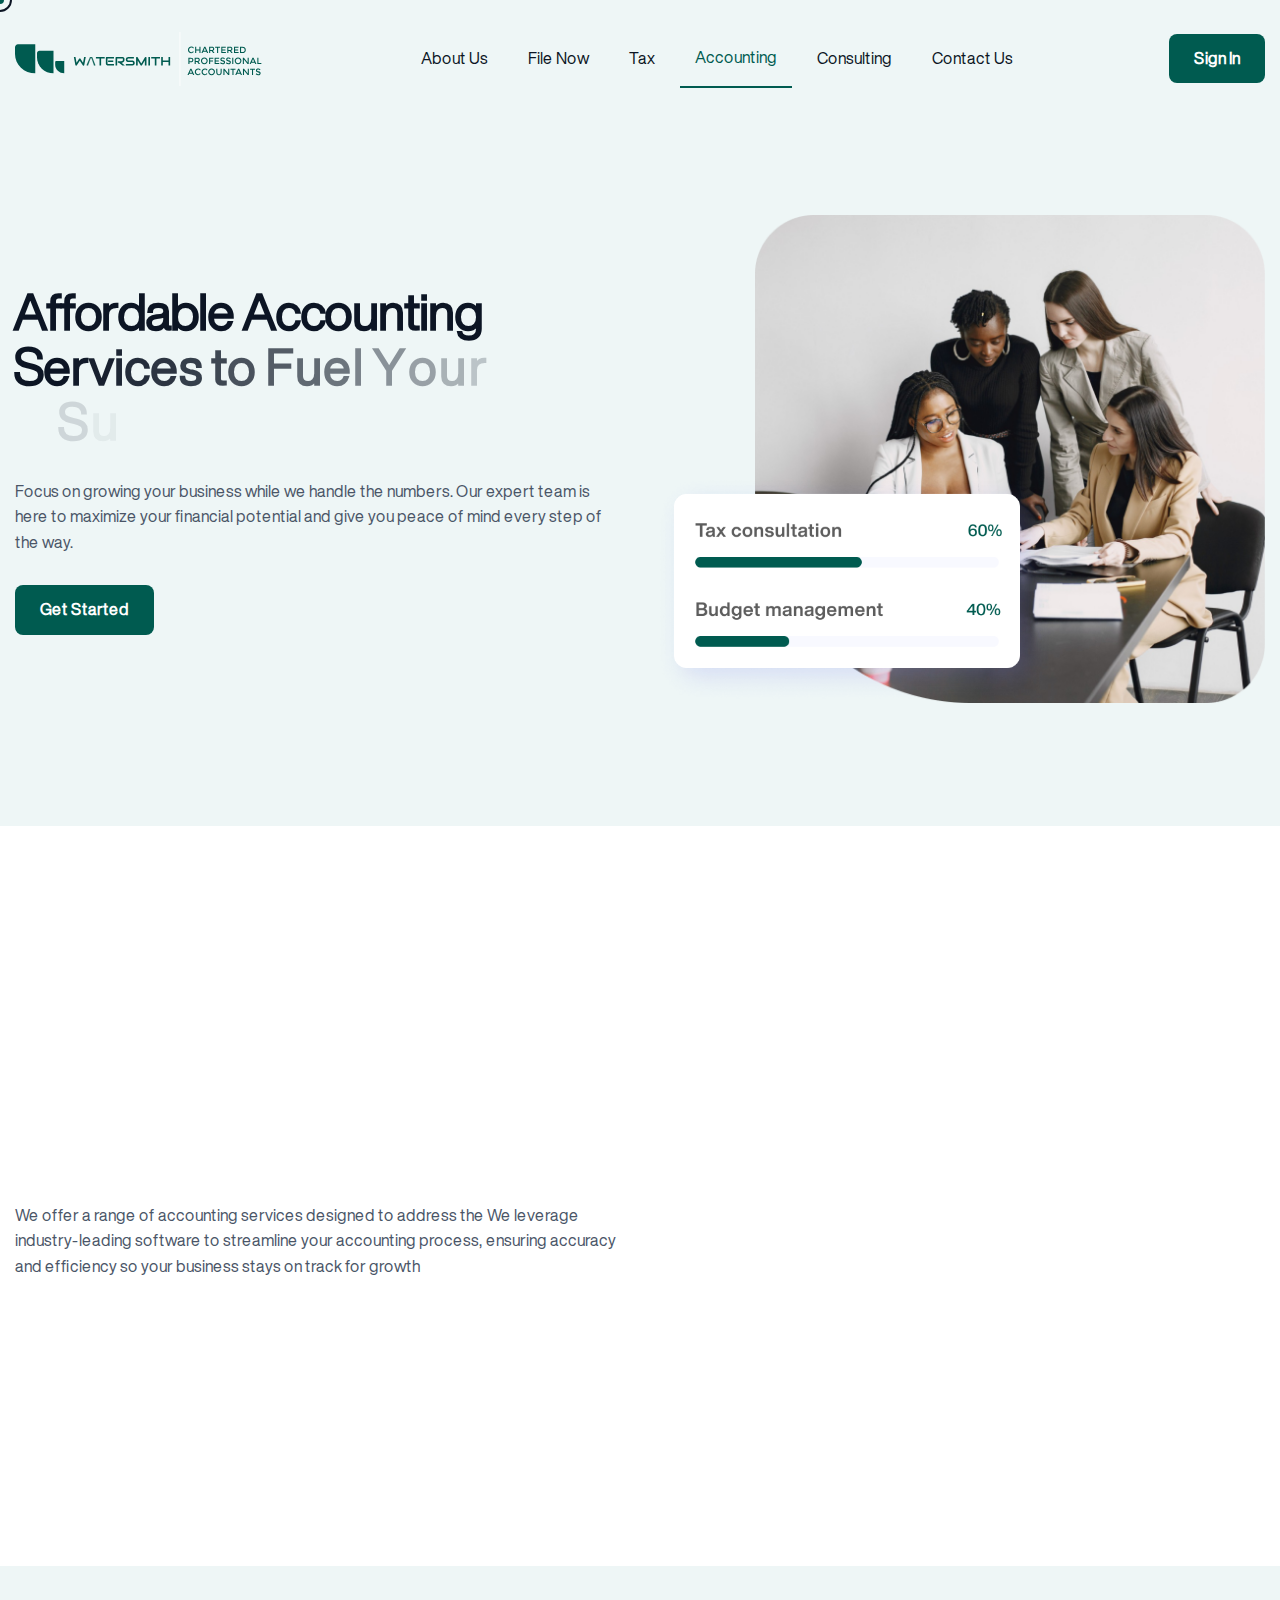
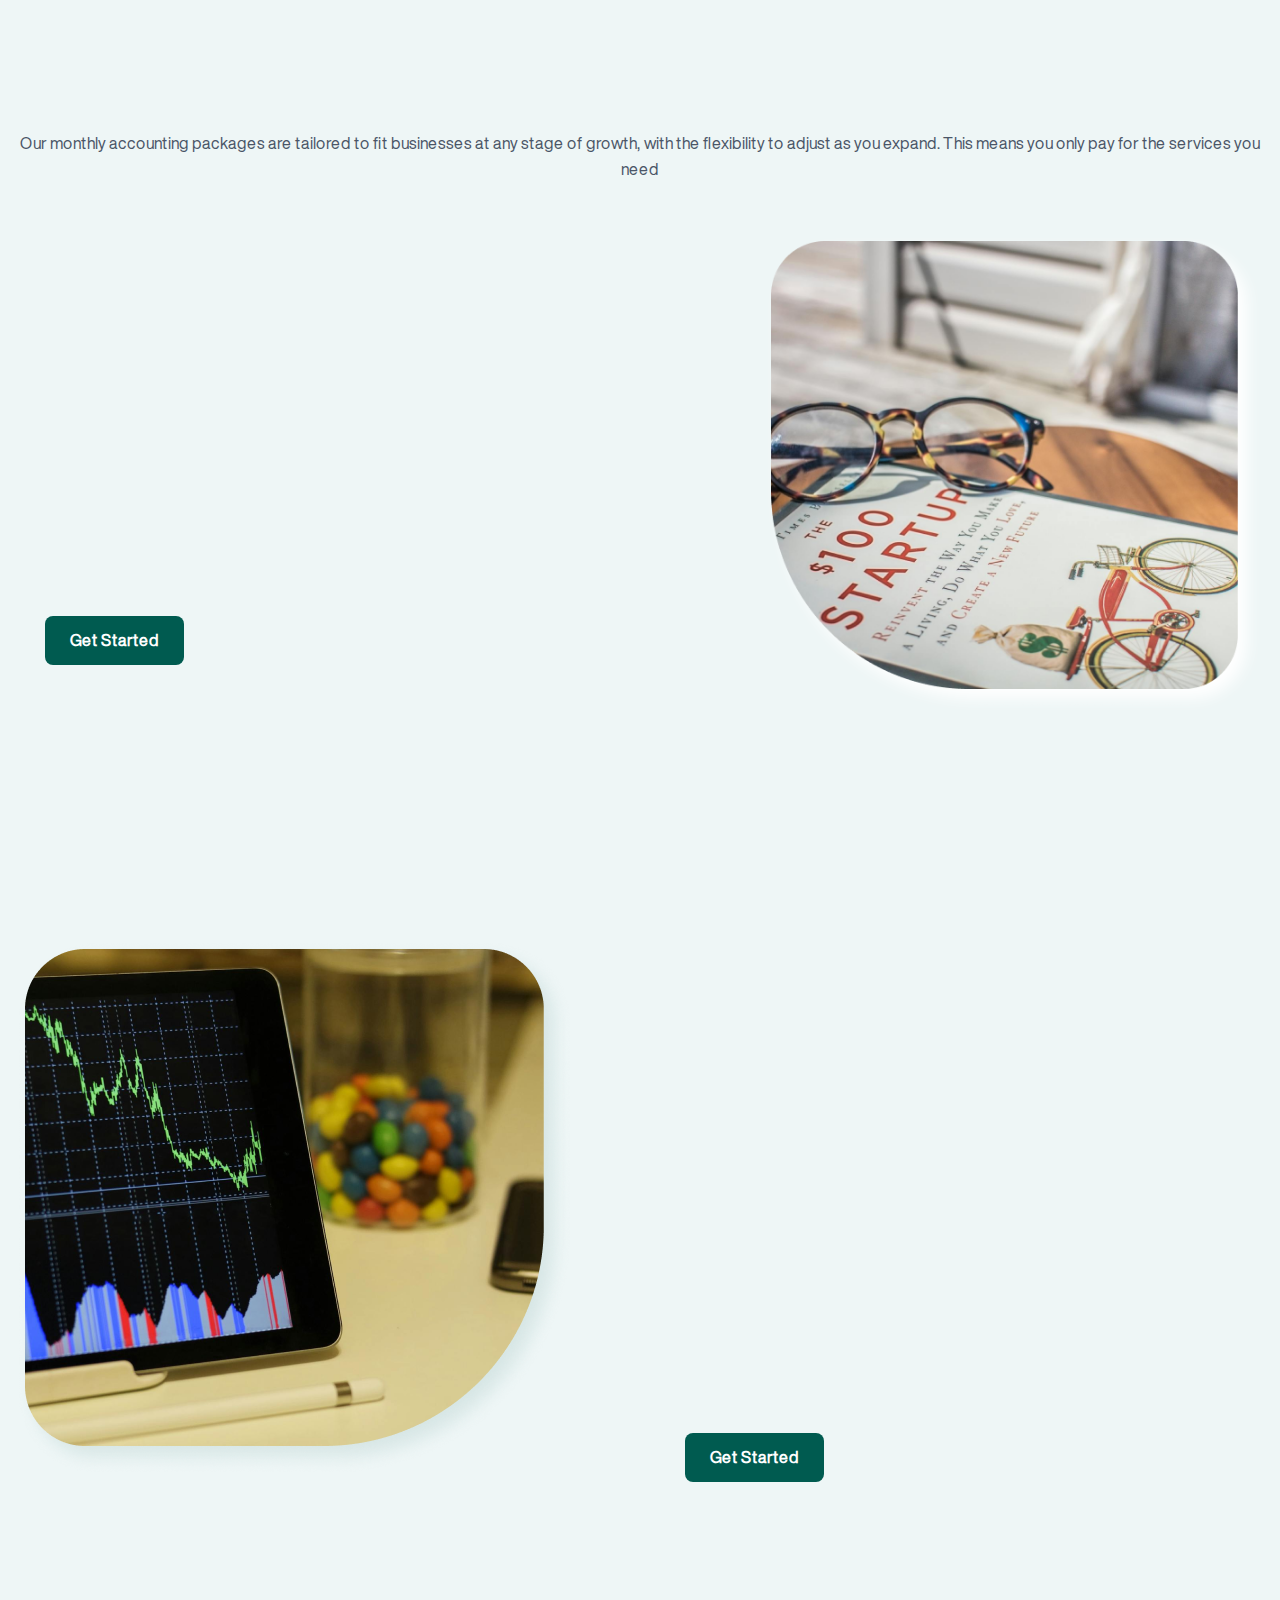
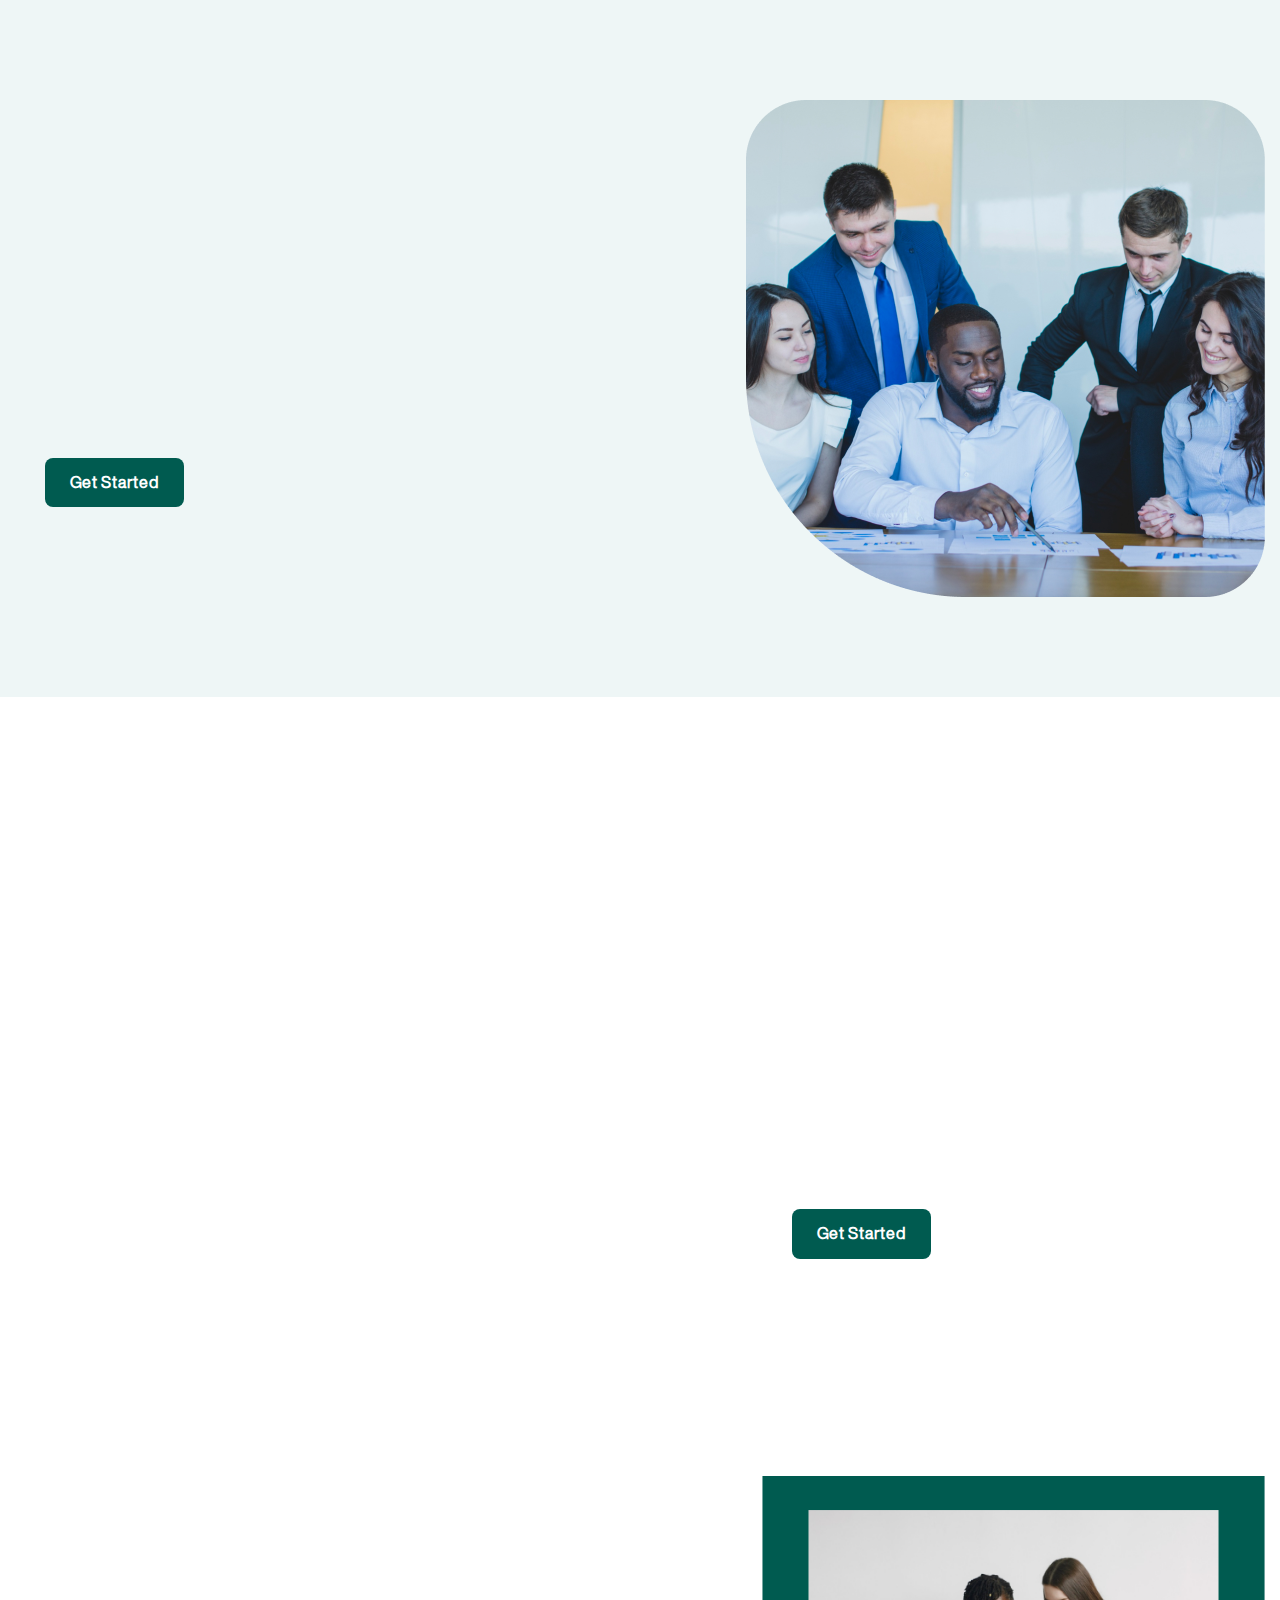
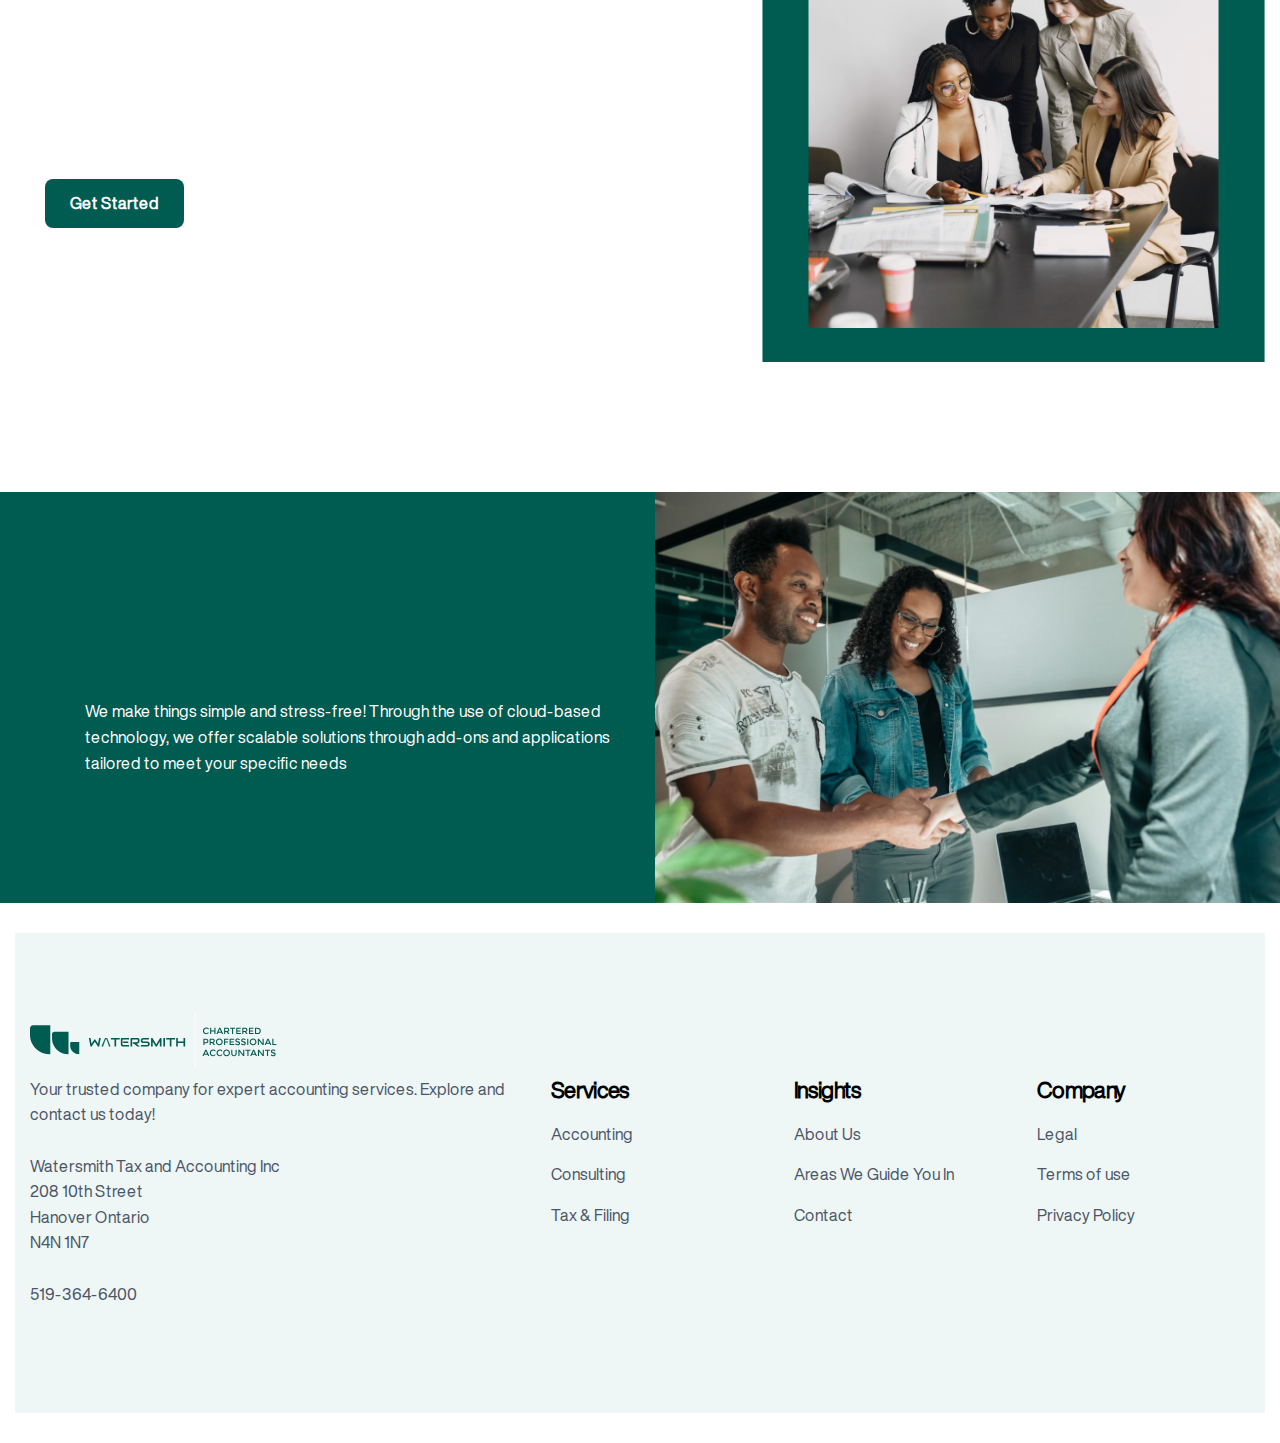
<file: accounting.html>
<!DOCTYPE html>
<html lang="zxx">

<head>
    <!-- Meta -->
    <meta charset="utf-8">
    <meta http-equiv="X-UA-Compatible" content="IE=edge">
    <meta name="viewport" content="width=device-width, initial-scale=1.0">
    <meta name="description" content="">
    <meta name="keywords" content="">
    <!-- Page Title -->
    <title>Watersmith</title>
    <!-- Favicon Icon -->
    <link rel="shortcut icon" type="image/x-icon" href="images/favicon.png">
    <!-- Google Fonts Css-->
    <link href="https://assets.calendly.com/assets/external/widget.css" rel="stylesheet">
    <link rel="preconnect" href="https://fonts.googleapis.com">
    <link rel="preconnect" href="https://fonts.gstatic.com" crossorigin>
    <link href="https://fonts.googleapis.com/css2?family=Plus+Jakarta+Sans:ital,wght@0,200..800;1,200..800&display=swap"
        rel="stylesheet">
    <!-- Bootstrap Css -->
    <link href="css/bootstrap.min.css" rel="stylesheet" media="screen">
    <!-- SlickNav Css -->
    <link href="css/slicknav.min.css" rel="stylesheet">
    <!-- Swiper Css -->
    <link rel="stylesheet" href="css/swiper-bundle.min.css">
    <!-- Font Awesome Icon Css-->
    <link href="css/all.css" rel="stylesheet" media="screen">
    <!-- Animated Css -->
    <link href="css/animate.css" rel="stylesheet">
    <!-- Magnific Popup Core Css File -->
    <link rel="stylesheet" href="css/magnific-popup.css">
    <!-- Main Custom Css -->
    <link href="css/custom.css" rel="stylesheet" media="screen">
    <style>
        .hero-image {
            position: relative;
            /* Establishes a positioning context for absolutely positioned children */
            display: inline-block;
            /* Ensures the container fits around the images */
        }

        .hero-img {
            display: block;
            /* Removes extra space at the bottom of images, especially in older browsers */
            width: 100%;
            /* Ensure that the main image scales as needed */
        }

        .img-top {
            position: absolute;
            /* Allows positioning relative to the nearest positioned ancestor (hero-image) */
            bottom: 0;
            /* Aligns to the bottom of the hero-image container */
            left: -100px;
            /* Aligns to the left of the hero-image container */
            width: 400px;
            /* Adjust as needed for the desired size of img-top */
            height: auto;
            /* Adjust as needed for the desired size of img-top */
        }

        .white-box {
            position: absolute;
            bottom: 25px;
            border-radius: 10px;
            padding-left: 30px;
            /* Changed from top: 50% to bottom: 30px */
            left: 50%;
            transform: translateX(-50%);
            /* Removed translateY */
            background-color: white;
            /*padding: 20px;*/
            width: 90%;
            box-shadow: 0 2px 4px rgba(0, 0, 0, 0.1);
        }

        .cards h2 {
            text-align: left;
            padding-top: 10px;
            font-size: medium;
            font-weight: 800;
            color: #005b50;
            margin-bottom: 10px;
        }

        .list-container {
            display: flex;
            justify-content: space-between;
            padding-bottom: 10px;
        }

        .list-column {
            width: 45%;
        }

        .cards li {
            margin-bottom: 5px;
            font-size: small;
            font-weight: 600;
            display: flex;
            align-items: center;
        }

        .acc-list li {
            padding-bottom: 10px;
            display: flex;
            align-items: center;
        }

        .check-icon {
            width: 26px;
            height: 26px;
            margin-right: 5px;
        }

        .cards .check-icon {
            width: 16px;
            height: 16px;
            margin-right: 5px;
        }

        .two-column-list {
            list-style-type: none;
            /* Remove default list styling */
            padding-left: 0;
            /* Remove default padding */
            margin: 0;
            /* Remove default margin */
            display: flex;
            /* Enable flexbox layout */
            flex-wrap: wrap;
            /* Allow items to wrap to the next line */
        }

        .two-column-list li {
            flex: 0 0 50%;
            /* Set flex basis to 50% to create two columns */
            display: flex;
            /* Enable flexbox for list item content alignment */
            align-items: center;
            /* Align items vertically center */
            margin-bottom: 10px;
            /* Add some spacing between rows */
        }

        @media only screen and (max-width: 768px) {
            .cards .small-li {
                font-size: 10px !important;
                font-weight: 700;
            }

            .employee-content {
                margin-top: 15px;
            }

            .employee-content .section-title h2 {
                font-size: 25px !important;
            }

            .state-image-counter-1 {
                margin-bottom: -100px;
            }

            .state-image-counter-2,
            .state-image-counter-1 {
                display: flex !important;
            }

            .state-image-counter-2 .counter-box,
            .state-image-counter-1 .counter-box {
                width: 50%;
                height: 50%;
                padding: 40px 10px;
                margin-left: 0px;

            }

            .state-image-counter-2 .counter-box:first-child,
            .state-image-counter-1 .counter-box:first-child {
                margin: 0 auto !important;
            }


            .state-image-counter-2 .counter-box:last-child,
            .state-image-counter-1 .counter-box:last-child {
                margin-bottom: 0;
            }

            .state-image-counter-2 .counter-image,
            .state-image-counter-1 .counter-image {
                display: block;
                background-color: transparent;
                padding: 0;
                width: 100%;
            }

            .why-choose-image img {
                aspect-ratio: 1 / 1;
            }

            .why-choose-content {
                position: absolute;
                width: calc(100% - 20px);
                /* Adjust width to account for padding */
                top: 0;
                left: 10px;
                /* Add side padding */
                right: 10px;
                /* Add side padding */
                height: 100%;
                display: flex;
                flex-direction: column;
                justify-content: space-between;
                /* Push title to the top and counter to the bottom */
                padding-left: 10px;
                /* Add side padding */
                padding-right: 10px;
                /* Add side padding */
            }

            .why-choose-title {
                margin-top: 20px;
                /* Add spacing at the top */
                margin-bottom: 10px;
                /* Adjust margin bottom for spacing */
            }

            .why-choose-title h2 {
                font-size: 26px;
            }

            .why-choose-counter h3 {
                font-size: 30px;
            }

            .why-choose-counter {
                width: 100%;
                text-align: left;
            }

            .why-choose-item {
                padding: 10px;
            }

            .why-choose-body h3 {
                font-size: 18px;
            }
        }
    </style>
</head>

<body class="tt-magic-cursor">

    <!-- Preloader Start -->
    <div class="preloader">
        <div class="loading-container">
            <div class="loading"></div>
            <div id="loading-icon"><img src="images/loaderr.svg" alt="Loader SVG"></div>
        </div>
    </div>
    <!-- Preloader End -->

    <!-- Magic Cursor Start -->
    <div id="magic-cursor">
        <div id="ball">
            <div class="circle"></div>
        </div>
    </div>
    <!-- Magic Cursor End -->

    <!-- Header Start -->
    <header class="main-header">
        <div class="header-sticky">
            <nav class="navbar navbar-expand-lg">
                <div class="container">
                    <!-- Logo Start -->
                    <a class="navbar-brand" href="index.html">
                        <img src="images/logo.svg" alt="Logo">
                    </a>
                    <!-- Logo End -->

                    <!-- Main Menu Start -->
                    <div class="collapse navbar-collapse main-menu">
                        <div class="nav-menu-wrapper">
                            <ul class="navbar-nav mr-auto text-center" id="menu">
                                <!-- <li class="nav-item"><a class="nav-link" href="index.html">Home</a></li> -->
                                <li class="nav-item"><a class="nav-link" href="about.html">About us</a></li>
                                <li class="nav-item"><a class="nav-link" href="file-now.html">File Now</a></li>
                                <li class="nav-item"><a class="nav-link" href="tax.html">Tax</a></li>
                                <li class="nav-item"><a class="nav-link active" href="accounting.html">Accounting</a>
                                </li>
                                <li class="nav-item"><a class="nav-link" href="consulting.html">Consulting</a></li>
                                <li class="nav-item"><a class="nav-link" href="contact.html">Contact Us</a></li>
                                <li class="nav-item highlighted-menu">
                                    <div class="section-btn text-center">
                                        <a href="#" class="btn-default btn-highlighted">Sign In</a>
                                    </div>
                                </li>
                            </ul>
                        </div>
                        <!-- Let’s Start Button Start -->
                        <div class="header-btn d-inline-flex">
                            <a href="#" class="btn-default">Sign In</a>
                        </div>
                        <!-- Let’s Start Button End -->
                    </div>
                    <!-- Main Menu End -->

                    <div class="navbar-toggle"></div>
                </div>
            </nav>
            <div class="responsive-menu"></div>
        </div>
    </header>
    <!-- Header End -->

    <!-- Hero Section Start -->
    <div class="hero light-bg-section">
        <div class="container">
            <div class="row align-items-center">
                <div class="col-lg-6">
                    <!-- Hero Left Content Start -->
                    <div class="hero-content">
                        <div class="section-title">
                            <h1 class="text-anime-style-3">Affordable Accounting Services to Fuel Your Success</h1>
                        </div>
                        <div class="hero-content-body wow fadeInUp" data-wow-delay="0.5s">
                            <p>Focus on growing your business while we handle the numbers. Our expert team is here to
                                maximize your financial potential and give you peace of mind every step of the way.</p>
                        </div>
                        <div class="hero-content-footer wow fadeInUp" data-wow-delay="0.75s">
                            <a onclick="Calendly.initPopupWidget({url: 'https://calendly.com/watersmithcpa/30min'});return false;"
                                class="btn-default" style="cursor: pointer;">Get Started</a>
                        </div>
                    </div>
                    <!-- Hero Left Content End -->
                </div>

                <div class="col-lg-6">
                    <!-- Hero Image Start -->
                    <div class="hero-image">
                        <figure>
                            <img src="images/img-top.png" alt="Overlay Image" class="img-top">
                            <img src="images/hero-img-4.png" alt="Main Image" class="hero-img">
                        </figure>
                    </div>
                    <!-- Hero Image End -->
                </div>
            </div>
        </div>
    </div>
    <!-- Hero Section End -->

    <!-- State Counter Section Start -->
    <div class="state-counter">
        <div class="container">
            <div class="row align-items-center">
                <div class="col-lg-6">
                    <!-- Section Title Start -->
                    <div class="section-title">

                        <h2 class="text-anime-style-3">Trusted Software to Meet Your Business Needs</h2>
                        <p style="padding-top: 10px;">We offer a range of accounting services designed to address the
                            We leverage industry-leading software to streamline your accounting process, ensuring
                            accuracy and efficiency so your business stays on track for growth</p>
                    </div>
                    <!-- Section Title End -->
                </div>

                <div class="col-lg-6">
                    <!-- State Image Counter Start -->
                    <div class="state-image-counter-1 text-end">
                        <!-- Counter Box Start -->
                        <div class="counter-box wow fadeInUp">
                            <div class="why-choose-item why-choose-item2 wow fadeInUp" data-wow-delay="0.25s">
                                <div class="icon-box" style="background-color: #4BF431; opacity: 20%;">
                                    <img src="images/accounting.svg" alt="">
                                </div>
                                <div class="why-choose-body why-choose-body2 text-start">
                                    <h3 style="font-size: x-small;">Quickbooks online accounting</h3>
                                    <p style="font-size: x-small;">Reliable financial management for small to
                                        medium-sized businesses</p>
                                </div>
                            </div>
                        </div>
                        <!-- Counter Box End -->

                        <!-- Counter Box Start -->
                        <div class="counter-box wow fadeInUp" data-wow-delay="0.5s">
                            <div class="why-choose-item why-choose-item2 wow fadeInUp" data-wow-delay="0.25s">
                                <div class="icon-box" style="background-color: #1834B4; opacity: 20%;">
                                    <img src="images/accounting.svg" alt="">
                                </div>
                                <div class="why-choose-body why-choose-body2 text-start">
                                    <h3 style="font-size: x-small;">Kashoo accounting</h3>
                                    <p style="font-size: x-small;">Simplified accounting for small businesses and
                                        freelancers</p>
                                </div>
                            </div>
                        </div>
                        <!-- Counter Box End -->
                    </div>
                    <!-- State Image Counter End -->

                    <!-- State Image Counter Start -->
                    <div class="state-image-counter-1 text-start">
                        <!-- Counter Box Start -->
                        <div class="counter-box wow fadeInUp">
                            <div class="why-choose-item why-choose-item2 wow fadeInUp" data-wow-delay="0.25s">
                                <div class="icon-box" style="background-color: #BDEC3D; opacity: 20%;">
                                    <img src="images/accounting.svg" alt="">
                                </div>
                                <div class="why-choose-body why-choose-body2 text-start">
                                    <h3 style="font-size: x-small;">Xero accounting</h3>
                                    <p style="font-size: x-small;">Comprehensive financial tracking for businesses of
                                        all sizes</p>
                                </div>
                            </div>
                        </div>
                        <!-- Counter Box End -->

                        <div class="counter-box wow fadeInUp" data-wow-delay="0.5s">
                            <div class="why-choose-item why-choose-item2 wow fadeInUp" data-wow-delay="0.25s">
                                <div class="icon-box" style="background-color: #CA1CE1; opacity: 20%;">
                                    <img src="images/accounting.svg" alt="">
                                </div>
                                <div class="why-choose-body why-choose-body2 text-start">
                                    <h3 style="font-size: x-small;">Wave accounting</h3>
                                    <p style="font-size: x-small;">Accessible financial software for small to
                                        medium-sized businesses</p>
                                </div>
                            </div>
                        </div>
                    </div>
                    <!-- State Image Counter End -->
                    <!-- State Image Counter Start -->
                    <div class="state-image-counter-1 text-center">
                        <!-- Counter Box Start -->
                        <div class="counter-box wow fadeInUp">
                            <div class="why-choose-item why-choose-item2 wow fadeInUp" data-wow-delay="0.25s">
                                <div class="icon-box" style="background-color: #E04407; opacity: 20%;">
                                    <img src="images/accounting.svg" alt="">
                                </div>
                                <div class="why-choose-body why-choose-body2 text-start">
                                    <h3 style="font-size: x-small;">Freshbooks</h3>
                                    <p style="font-size: x-small;">Accounting software designed specifically for
                                        freelancers and small business owners</p>
                                </div>
                            </div>
                        </div>
                        <!-- Counter Box End -->
                    </div>
                    <!-- State Image Counter End -->
                </div>
            </div>
        </div>
    </div>
    <!-- State Counter Section End -->

    <!-- Our Employee Section Start -->
    <div class="our-employee" style="background-color: #EEF6F6fa;">
        <div class="container">
            <div class="col-lg-12 text-center">
                <!-- Section Title Start -->
                <div class="section-title">

                    <h2 class="text-anime-style-3">Flexible, Custom Accounting Packages</h2>
                    <p style="padding-top: 10px; padding-bottom: 20px;">Our monthly accounting packages are tailored to
                        fit businesses at any stage of growth, with the flexibility to adjust as you expand. This means
                        you only pay for the services you need</p>
                </div>
                <!-- Section Title End -->
            </div>
            <div class="row">
                <!-- Changed align-items-center to align-items-start -->

                <div class="col-lg-7 order-2 order-lg-1 text-start">
                    <!-- Added text-start for left alignment of text -->
                    <!-- Employee Content Start -->
                    <div class="employee-content">
                        <!-- Section Title Start -->
                        <div class="section-title">
                            <h2 class="text-anime-style-3">Accounting for Self-Employed Professionals</h2>
                        </div>
                        <!-- Section Title End -->

                        <!-- Employee Body Start -->
                        <div class="employee-body wow fadeInUp" data-wow-delay="0.25s">
                            <p>Accounting is essential for self-employed individuals, offering advantages like higher
                                refunds and proper practices. Hiring an accountant early ensures accurate financial
                                records and tax planning, providing peace of mind. Our monthly plans start at $80,
                                making professional accounting accessible and affordable. With our services, you'll
                                receive reliable advice, accurate records, and help with business decisions. Contact us
                                to ensure your business's financial success.
                            </p>
                        </div>
                        <!-- Employee Body End -->

                        <!-- Employee Footer Start -->
                        <div class="" style="margin-bottom: 10px;">
                            <a onclick="Calendly.initPopupWidget({url: 'https://calendly.com/watersmithcpa/30min'});return false;"
                                class="btn-default" style="cursor: pointer;">Get Started</a>
                        </div>
                        <!-- Employee Footer End -->
                    </div>
                    <!-- Employee Content End -->
                </div>

                <div class="col-lg-5 order-1 order-lg-2 d-flex align-items-center justify-content-end">
                    <!-- Added text-end for right alignment of the image -->
                    <div class="employee-image">
                        <img src="images/file-14.png" alt="Accounting Image">
                    </div>
                </div>
            </div>

        </div>
    </div>
    <!-- Our Employee Section End -->

    <!-- Our Employee Section Start -->
    <div class="our-employee" style="background-color: #EEF6F6fa;">
        <div class="container">
            <div class="row">
                <!-- Changed align-items-center to align-items-start -->
                <div class="col-lg-6 d-flex align-items-center justify-content-start">
                    <!-- Added text-end for right alignment of the image -->
                    <div class="employee-image">
                        <img src="images/file-7.png" alt="Accounting Image">
                    </div>
                </div>
                <div class="col-lg-6 order-2 order-lg-1 text-start">
                    <!-- Added text-start for left alignment of text -->
                    <!-- Employee Content Start -->
                    <div class="employee-content">
                        <!-- Section Title Start -->
                        <div class="section-title">
                            <h2 class="text-anime-style-3">Accounting for Growing Businesses</h2>
                        </div>
                        <!-- Section Title End -->

                        <!-- Employee Body Start -->
                        <div class="employee-body wow fadeInUp" data-wow-delay="0.25s">
                            <p>Managing accounting on your own can seem cost-effective, but it often costs you more time
                                and money in the long run. If your time is worth more than $30 per hour and you’re
                                spending more than four hours each month on finances, partnering with us could save you
                                both
                            </p>

                            <ul class="acc-list" style="list-style-type: none; padding-left: 0;">
                                <p>Top Benefits of Working with a Professional Accountant:</p>
                                <!-- Removed default padding to align left -->
                                <li><img src="images/tick.png" alt="Check Icon" class="check-icon">Expert tax advice and
                                    strategic financial guidance</li>
                                <li><img src="images/tick.png" alt="Check Icon" class="check-icon">Well-organized,
                                    detailed financial records</li>
                                <li><img src="images/tick.png" alt="Check Icon" class="check-icon">Proven tax-saving
                                    strategies and proactive planning</li>
                            </ul>
                        </div>
                        <!-- Employee Body End -->

                        <!-- Employee Footer Start -->
                        <div class="" style="margin-bottom: 10px;">
                            <a onclick="Calendly.initPopupWidget({url: 'https://calendly.com/watersmithcpa/30min'});return false;"
                                class="btn-default" style="cursor: pointer;">Get Started</a>
                        </div>
                        <!-- Employee Footer End -->
                    </div>
                    <!-- Employee Content End -->
                </div>


            </div>

        </div>
    </div>
    <!-- Our Employee Section End -->

    <!-- Our Employee Section Start -->
    <div class="our-employee" style="background-color: #EEF6F6fa;">
        <div class="container">
            <div class="row">
                <!-- Changed align-items-center to align-items-start -->

                <div class="col-lg-6 order-2 order-lg-1 text-start">
                    <!-- Added text-start for left alignment of text -->
                    <!-- Employee Content Start -->
                    <div class="employee-content">
                        <!-- Section Title Start -->
                        <div class="section-title">
                            <h2 class="text-anime-style-3">Reliable Accounting for Medium Corporations</h2>
                        </div>
                        <!-- Section Title End -->

                        <!-- Employee Body Start -->
                        <div class="employee-body wow fadeInUp" data-wow-delay="0.25s">
                            <p>Proper accounting is essential for corporations to prevent costly errors and CRA
                                penalties. Our dedicated team manages taxes, HST filings, and quarterly reports with
                                precision, offering complete transparency into your financial health. With our support,
                                you reduce audit risk, prevent overspending, and protect your company’s assets—allowing
                                you to focus on sustainable growth.
                            </p>
                        </div>
                        <!-- Employee Body End -->

                        <!-- Employee Footer Start -->
                        <div class="" style="margin-bottom: 10px;">
                            <a onclick="Calendly.initPopupWidget({url: 'https://calendly.com/watersmithcpa/30min'});return false;"
                                class="btn-default" style="cursor: pointer;">Get Started</a>
                        </div>
                        <!-- Employee Footer End -->
                    </div>
                    <!-- Employee Content End -->
                </div>

                <div class="col-lg-6 order-1 order-lg-2 d-flex align-items-center justify-content-end">
                    <!-- Added text-end for right alignment of the image -->
                    <div class="employee-image">
                        <img src="images/file-5.png" alt="Accounting Image">
                    </div>
                </div>
            </div>

        </div>
    </div>
    <!-- Our Employee Section End -->
    <!-- Our Employee Section Start -->
    <div class="our-employee">
        <div class="container">
            <div class="row align-items-start">
                <!-- Changed align-items-center to align-items-start -->

                <div class="col-lg-7 text-start">
                    <!-- Added text-start for left alignment of text -->
                    <!-- Employee Content Start -->
                    <div class="employee-content">
                        <!-- Section Title Start -->
                        <div class="section-title">
                            <h2 class="text-anime-style-3">Accounting Solutions for Corporations</h2>
                        </div>
                        <!-- Section Title End -->
                    </div>
                    <!-- Employee Content End -->
                </div>

                <div class="col-lg-5 text-start">
                    <!-- Added text-end for right alignment of the image -->
                    <div class="employee-content">
                        <!-- Employee Body Start -->
                        <div class="employee-body wow fadeInUp" data-wow-delay="0.25s">
                            <p>Proper accounting is crucial for corporations to avoid costly CRA penalties and ensure
                                accurate tax handling. Our expert team provides full financial visibility, minimizes
                                audit risks, and helps safeguard against losses, supporting your business's success and
                                growth. Our corporate accounting packages start from $330/month and include all
                                essential business financial requirements, such as:
                            </p>
                            <ul class="two-column-list">
                                <li><img src="images/tick.png" alt="Check Icon" class="check-icon"> HST Filing</li>
                                <li><img src="images/tick.png" alt="Check Icon" class="check-icon"> Quarterly Reporting
                                </li>
                                <li><img src="images/tick.png" alt="Check Icon" class="check-icon"> Annual Tax Filing
                                </li>
                                <li><img src="images/tick.png" alt="Check Icon" class="check-icon"> Audit Proofing</li>
                                <li><img src="images/tick.png" alt="Check Icon" class="check-icon"> Payroll and more
                                </li>
                            </ul>
                        </div>
                        <!-- Employee Body End -->

                        <!-- Employee Footer Start -->
                        <div class="" style="margin-bottom: 10px;">
                            <a onclick="Calendly.initPopupWidget({url: 'https://calendly.com/watersmithcpa/30min'});return false;"
                                class="btn-default" style="cursor: pointer;">Get Started</a>
                        </div>
                        <!-- Employee Footer End -->
                    </div>
                </div>
            </div>

        </div>
    </div>
    <!-- Our Employee Section End -->
    <!-- Our Employee Section Start -->
    <div class="our-employee">
        <div class="container">
            <div class="row align-items-start">
                <!-- Changed align-items-center to align-items-start -->

                <div class="col-lg-7 order-2 order-lg-1 text-start">
                    <!-- Added text-start for left alignment of text -->
                    <!-- Employee Content Start -->
                    <div class="employee-content">
                        <!-- Section Title Start -->
                        <div class="section-title">
                            <h2 class="text-anime-style-3">HST Filing for Business</h2>
                        </div>
                        <!-- Section Title End -->

                        <!-- Employee Body Start -->
                        <div class="employee-body wow fadeInUp" data-wow-delay="0.25s">
                            <p>Many self-employed individuals and corporations are confused about HST collection and
                                filing, often missing out on potential savings. Our customizable corporate accounting
                                packages cover all essential financial requirements, ensuring accurate HST collection,
                                calculation, and remittance. We provide detailed record-keeping and reporting to help
                                businesses save money, advising on monthly, quarterly, or annual HST filing options.
                            </p>
                        </div>
                        <!-- Employee Body End -->

                        <!-- Employee Footer Start -->
                        <div class="" style="margin-bottom: 10px;">
                            <a onclick="Calendly.initPopupWidget({url: 'https://calendly.com/watersmithcpa/30min'});return false;"
                                class="btn-default" style="cursor: pointer;">Get Started</a>
                        </div>
                        <!-- Employee Footer End -->
                    </div>
                    <!-- Employee Content End -->
                </div>

                <div class="col-lg-5 order-1 order-lg-2 d-flex align-items-center justify-content-end">
                    <!-- Added text-end for right alignment of the image -->
                    <div class="employee-image">
                        <img src="images/file-8.png" alt="Accounting Image">
                    </div>
                </div>
            </div>

        </div>
    </div>
    <!-- Our Employee Section End -->

    <!-- Cta Box Section Start -->
    <div class="cta-box">
        <div class="container">
            <div class="row align-items-center">
                <div class="col-lg-6 cta-left">
                    <!-- Section Title Start -->
                    <div class="section-title">
                        <h2 class="text-anime-style-3">Looking for a great accounting for your business?</h2>

                    </div>
                    <p>
                        We make things simple and stress-free! Through the use of cloud-based technology, we offer
                        scalable solutions through add-ons and applications tailored to meet your specific needs
                    </p>
                    <div class="section-btn wow fadeInUp" data-wow-delay="0.25s">
                        <a onclick="Calendly.initPopupWidget({url: 'https://calendly.com/watersmithcpa/30min'});return false;"
                            style="cursor: pointer;" class="btn-default btn-highlighted">get started now</a>
                    </div>
                    <!-- Section Title End -->
                </div>

                <div class="col-lg-6">

                    <div class="employee-image">
                        <img src="images/employee-img.png" alt="CTA Image">
                    </div>

                </div>
            </div>
        </div>
    </div>
    <!-- Cta Box Section End -->


    <!-- Footer Start -->
    <footer class="main-footer">
        <div class="container">
            <div class="row">
                <div class="col-lg-12">
                    <!-- Footer Body Start -->
                    <div class="footer-body">
                        <div class="row">
                            <div class="col-lg-5">

                                <div class="footer-logo">
                                    <img src="images/logo.svg" alt="Footer Logo Image">
                                </div>
                                <p style="padding-top: 10px; margin-right: 15px;">
                                    Your trusted company for expert accounting
                                    services. Explore and contact us today!
                                </p>
                                <p>
                                    Watersmith Tax and Accounting Inc <br>
                                    208 10th Street <br>
                                    Hanover Ontario <br>
                                    N4N 1N7
                                </p>
                                <p>
                                    519-364-6400
                                </p>
                            </div>

                            <div class="col-lg-7 " style="margin-top: 65px;">
                                <div class="row">
                                    <div class="col-md-4">
                                        <!-- Footer Links Start -->
                                        <div class="footer-links">
                                            <h2>Services</h2>
                                            <ul>
                                                <li><a href="accounting.html">Accounting</a></li>
                                                <li><a href="consulting.html">Consulting</a></li>
                                                <li><a href="tax.html">Tax & Filing</a></li>
                                            </ul>
                                        </div>
                                        <!-- Footer Links End -->
                                    </div>

                                    <div class="col-md-4">
                                        <!-- Footer Links Start -->
                                        <div class="footer-links">
                                            <h2>Insights</h2>
                                            <ul>
                                                <li><a href="about.html">About Us</a></li>
                                                <li><a href="#">Areas We Guide You In</a></li>
                                                <li><a href="contact.html">Contact</a></li>
                                            </ul>
                                        </div>
                                        <!-- Footer Links End -->
                                    </div>

                                    <div class="col-md-4">
                                        <!-- Footer Contact Start -->
                                        <div class="footer-contact">
                                            <h2>Company</h2>
                                            <ul>
                                                <li><a href="#">Legal</a></li>
                                                <li><a href="terms-of-use.html">Terms of use</a></li>
                                                <li><a href="privacy-policy.html">Privacy Policy</a></li>
                                            </ul>
                                        </div>
                                        <!-- Footer Contact End -->
                                    </div>
                                </div>
                            </div>
                        </div>
                    </div>
                    <!-- Footer Body End -->
                </div>
            </div>
        </div>
    </footer>
    <!-- Footer End -->

    <script src="https://assets.calendly.com/assets/external/widget.js" type="text/javascript" async></script>

    <!-- Jquery Library File -->
    <script src="js/jquery-3.7.1.min.js"></script>
    <!-- Bootstrap js file -->
    <script src="js/bootstrap.min.js"></script>
    <!-- Validator js file -->
    <script src="js/validator.min.js"></script>
    <!-- SlickNav js file -->
    <script src="js/jquery.slicknav.js"></script>
    <!-- Swiper js file -->
    <script src="js/swiper-bundle.min.js"></script>
    <!-- Counter js file -->
    <script src="js/jquery.waypoints.min.js"></script>
    <script src="js/jquery.counterup.min.js"></script>
    <!-- Magnific js file -->
    <script src="js/jquery.magnific-popup.min.js"></script>
    <!-- SmoothScroll -->
    <script src="js/SmoothScroll.js"></script>
    <!-- MagicCursor js file -->
    <script src="js/gsap.min.js"></script>
    <script src="js/magiccursor.js"></script>
    <!-- Text Effect js file -->
    <script src="js/SplitText.js"></script>
    <script src="js/ScrollTrigger.min.js"></script>
    <!-- Wow js file -->
    <script src="js/wow.js"></script>
    <!-- Main Custom js file -->
    <script src="js/function.js"></script>
</body>

</html>
</file>
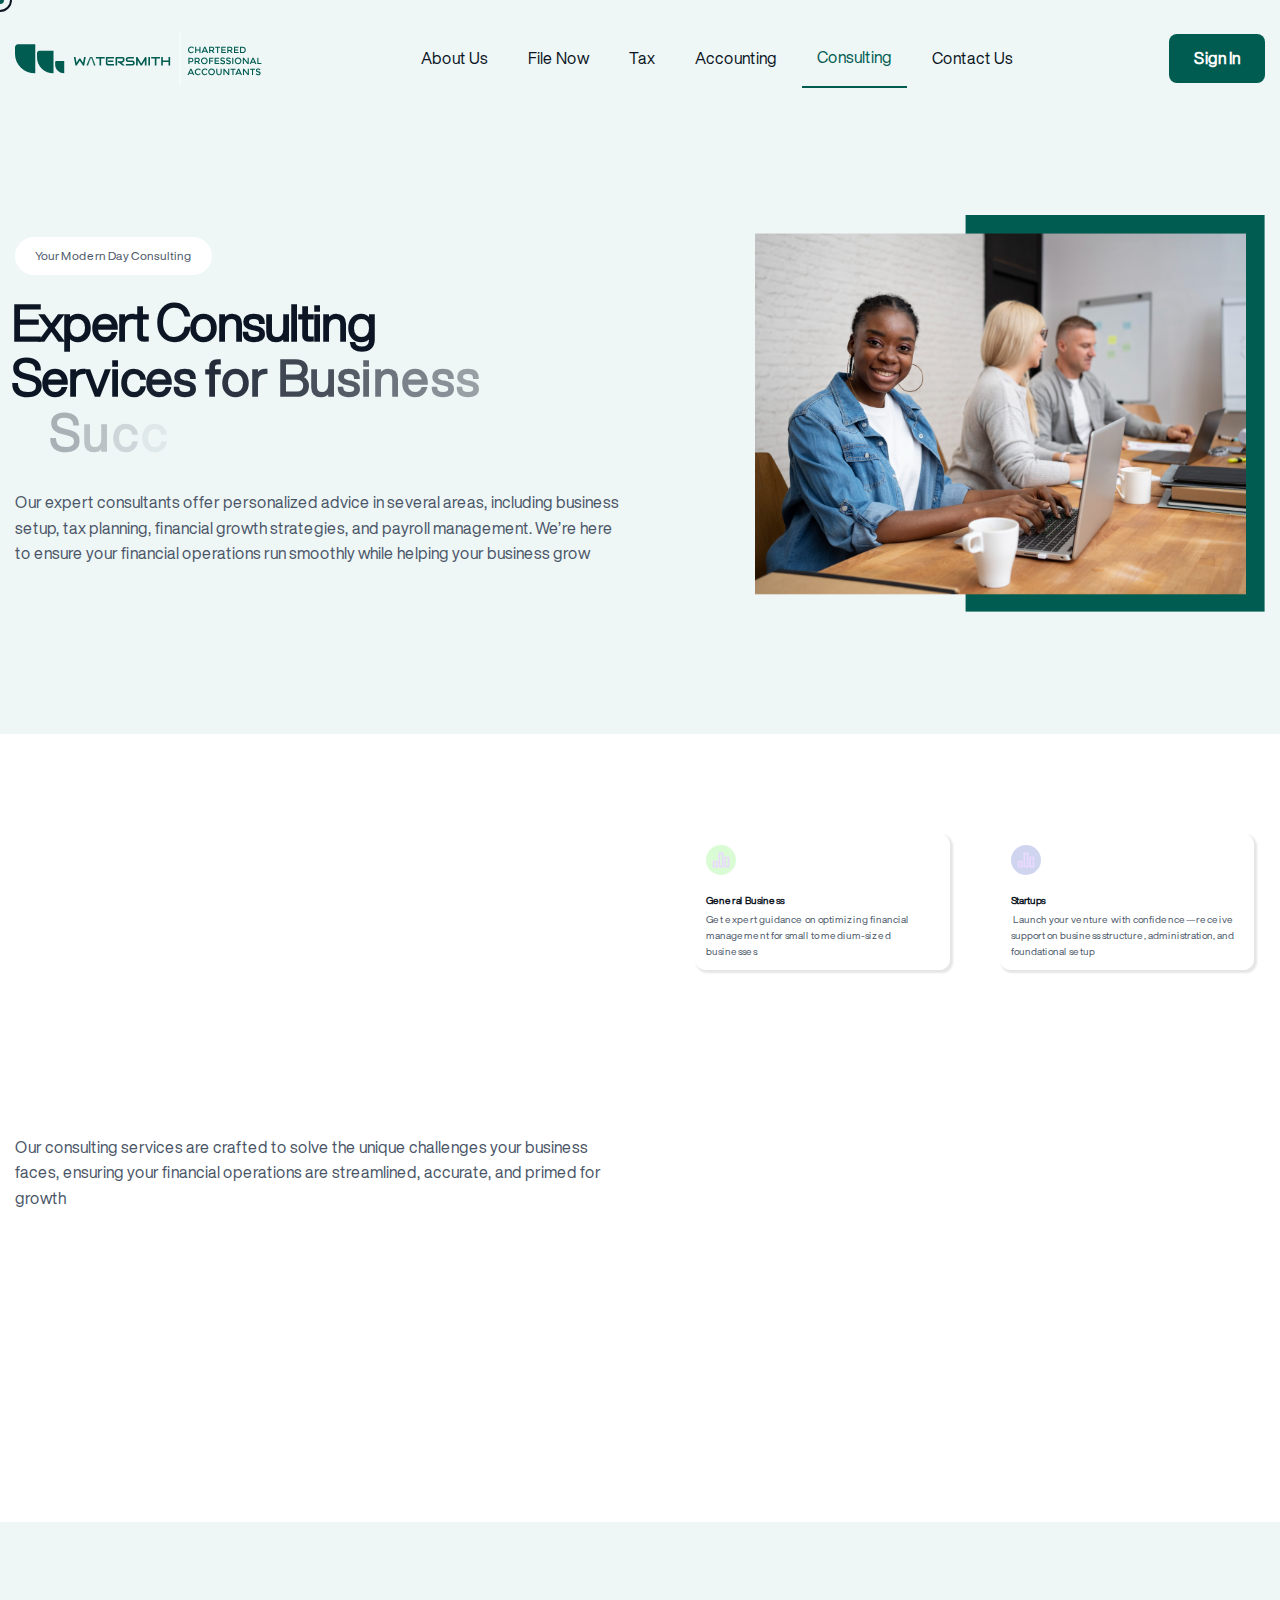
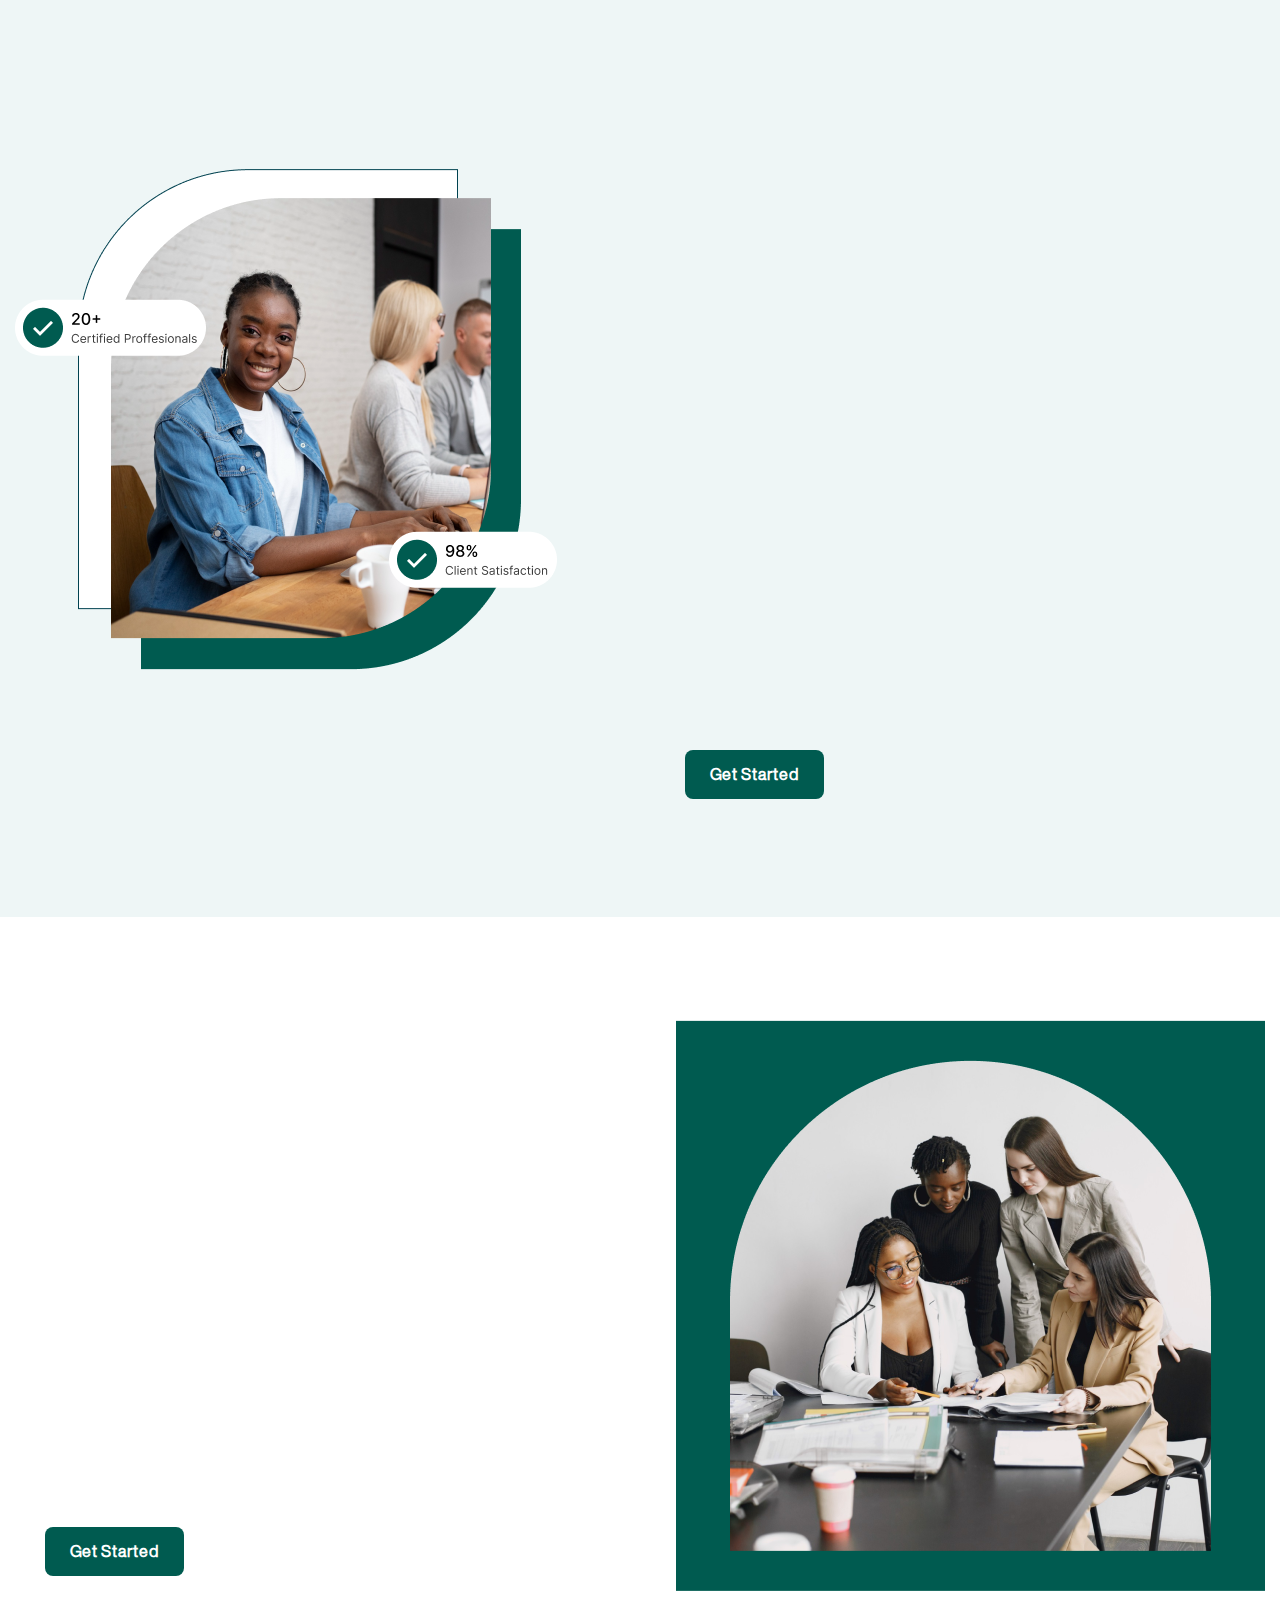
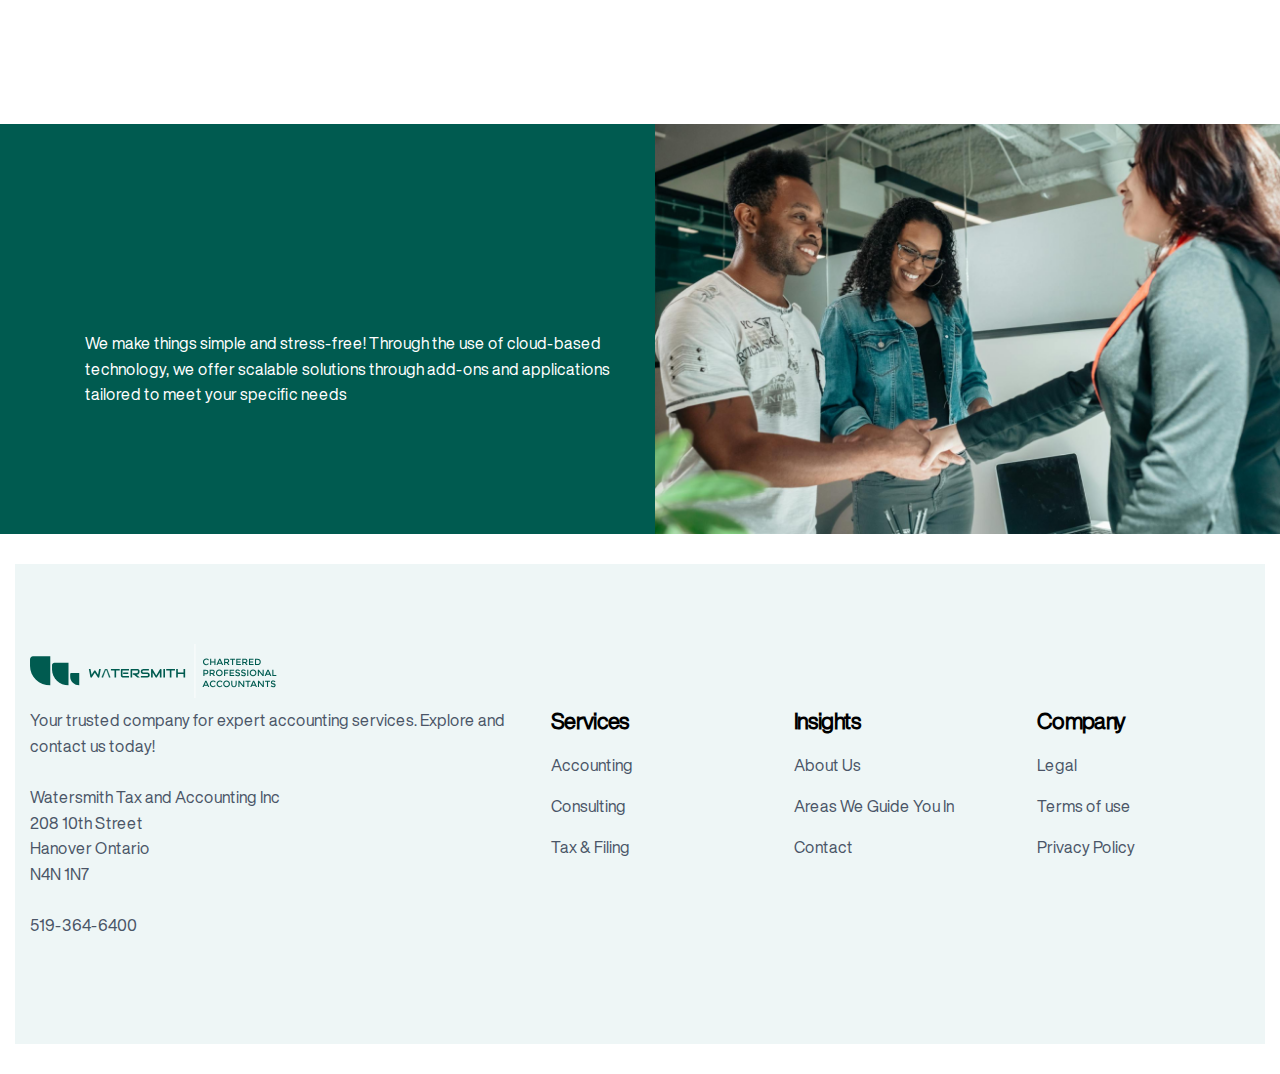
<file: consulting.html>
<!DOCTYPE html>
<html lang="zxx">

<head>
    <!-- Meta -->
    <meta charset="utf-8">
    <meta http-equiv="X-UA-Compatible" content="IE=edge">
    <meta name="viewport" content="width=device-width, initial-scale=1.0">
    <meta name="description" content="">
    <meta name="keywords" content="">
    <!-- Page Title -->
    <title>Watersmith</title>
    <!-- Favicon Icon -->
    <link rel="shortcut icon" type="image/x-icon" href="images/favicon.png">
    <!-- Google Fonts Css-->
    <link href="https://assets.calendly.com/assets/external/widget.css" rel="stylesheet">
    <link rel="preconnect" href="https://fonts.googleapis.com">
    <link rel="preconnect" href="https://fonts.gstatic.com" crossorigin>
    <link href="https://fonts.googleapis.com/css2?family=Plus+Jakarta+Sans:ital,wght@0,200..800;1,200..800&display=swap"
        rel="stylesheet">
    <!-- Bootstrap Css -->
    <link href="css/bootstrap.min.css" rel="stylesheet" media="screen">
    <!-- SlickNav Css -->
    <link href="css/slicknav.min.css" rel="stylesheet">
    <!-- Swiper Css -->
    <link rel="stylesheet" href="css/swiper-bundle.min.css">
    <!-- Font Awesome Icon Css-->
    <link href="css/all.css" rel="stylesheet" media="screen">
    <!-- Animated Css -->
    <link href="css/animate.css" rel="stylesheet">
    <!-- Magnific Popup Core Css File -->
    <link rel="stylesheet" href="css/magnific-popup.css">
    <!-- Main Custom Css -->
    <link href="css/custom.css" rel="stylesheet" media="screen">
    <style>
        .hero-image {
            position: relative;
            /* Establishes a positioning context for absolutely positioned children */
            display: inline-block;
            /* Ensures the container fits around the images */
        }

        .hero-img {
            display: block;
            /* Removes extra space at the bottom of images, especially in older browsers */
            width: 100%;
            /* Ensure that the main image scales as needed */
        }

        .img-top {
            position: absolute;
            /* Allows positioning relative to the nearest positioned ancestor (hero-image) */
            bottom: 0;
            /* Aligns to the bottom of the hero-image container */
            left: -100px;
            /* Aligns to the left of the hero-image container */
            width: 400px;
            /* Adjust as needed for the desired size of img-top */
            height: auto;
            /* Adjust as needed for the desired size of img-top */
        }

        .white-box {
            position: absolute;
            bottom: 25px;
            border-radius: 10px;
            padding-left: 30px;
            /* Changed from top: 50% to bottom: 30px */
            left: 50%;
            transform: translateX(-50%);
            /* Removed translateY */
            background-color: white;
            /*padding: 20px;*/
            width: 90%;
            box-shadow: 0 2px 4px rgba(0, 0, 0, 0.1);
        }

        .cards h2 {
            text-align: left;
            padding-top: 10px;
            font-size: medium;
            font-weight: 800;
            color: #005b50;
            margin-bottom: 10px;
        }

        .list-container {
            display: flex;
            justify-content: space-between;
            padding-bottom: 10px;
        }

        .list-column {
            width: 45%;
        }

        .tax-list li {
            padding-bottom: 10px;
            margin-bottom: 10px;
        }

        .con-list li {
            color: #005b50;
            padding-top: 10px;
            padding-bottom: 10px;
            font-weight: 600;
            border-bottom: 1px solid #005b50;
        }

        .con-list li p {
            color: #5D5D5D;
            margin-top: 5px;
            font-weight: 100;
            margin-bottom: 0;
        }


        .cards li {
            margin-bottom: 5px;
            font-size: small;
            font-weight: 600;
            display: flex;
            align-items: center;
        }

        .check-icon {
            width: 26px;
            height: 26px;
            margin-right: 5px;
        }

        .cards .check-icon {
            width: 16px;
            height: 16px;
            margin-right: 5px;
        }

        .two-column-list {
            list-style-type: none;
            /* Remove default list styling */
            padding-left: 0;
            /* Remove default padding */
            margin: 0;
            /* Remove default margin */
            display: flex;
            /* Enable flexbox layout */
            flex-wrap: wrap;
            /* Allow items to wrap to the next line */
        }

        .two-column-list li {
            flex: 0 0 50%;
            /* Set flex basis to 50% to create two columns */
            display: flex;
            /* Enable flexbox for list item content alignment */
            align-items: center;
            /* Align items vertically center */
            margin-bottom: 10px;
            /* Add some spacing between rows */
        }

        @media only screen and (max-width: 768px) {
            .cards .small-li {
                font-size: 10px !important;
                font-weight: 700;
            }

            .employee-content {
                margin-top: 15px;
            }

            .employee-content .section-title h2 {
                font-size: 25px !important;
            }

            .state-image-counter-1 {
                margin-bottom: -100px;
            }

            .state-image-counter-2,
            .state-image-counter-1 {
                display: flex !important;
            }

            .state-image-counter-2 .counter-box,
            .state-image-counter-1 .counter-box {
                width: 50%;
                height: 50%;
                padding: 40px 10px;
                margin-left: 0px;

            }

            .state-image-counter-2 .counter-box:first-child,
            .state-image-counter-1 .counter-box:first-child {
                margin: 0 auto !important;
            }


            .state-image-counter-2 .counter-box:last-child,
            .state-image-counter-1 .counter-box:last-child {
                margin-bottom: 0;
            }

            .state-image-counter-2 .counter-image,
            .state-image-counter-1 .counter-image {
                display: block;
                background-color: transparent;
                padding: 0;
                width: 100%;
            }

            .why-choose-image img {
                aspect-ratio: 1 / 1;
            }

            .why-choose-content {
                position: absolute;
                width: calc(100% - 20px);
                /* Adjust width to account for padding */
                top: 0;
                left: 10px;
                /* Add side padding */
                right: 10px;
                /* Add side padding */
                height: 100%;
                display: flex;
                flex-direction: column;
                justify-content: space-between;
                /* Push title to the top and counter to the bottom */
                padding-left: 10px;
                /* Add side padding */
                padding-right: 10px;
                /* Add side padding */
            }

            .why-choose-title {
                margin-top: 20px;
                /* Add spacing at the top */
                margin-bottom: 10px;
                /* Adjust margin bottom for spacing */
            }

            .why-choose-title h2 {
                font-size: 26px;
            }

            .why-choose-counter h3 {
                font-size: 30px;
            }

            .why-choose-counter {
                width: 100%;
                text-align: left;
            }

            .why-choose-item {
                padding: 10px;
            }

            .why-choose-body h3 {
                font-size: 18px;
            }
        }
    </style>
</head>

<body class="tt-magic-cursor">

    <!-- Preloader Start -->
    <div class="preloader">
        <div class="loading-container">
            <div class="loading"></div>
            <div id="loading-icon"><img src="images/loaderr.svg" alt="Loader SVG"></div>
        </div>
    </div>
    <!-- Preloader End -->

    <!-- Magic Cursor Start -->
    <div id="magic-cursor">
        <div id="ball">
            <div class="circle"></div>
        </div>
    </div>
    <!-- Magic Cursor End -->

    <!-- Header Start -->
    <header class="main-header">
        <div class="header-sticky">
            <nav class="navbar navbar-expand-lg">
                <div class="container">
                    <!-- Logo Start -->
                    <a class="navbar-brand" href="index.html">
                        <img src="images/logo.svg" alt="Logo">
                    </a>
                    <!-- Logo End -->

                    <!-- Main Menu Start -->
                    <div class="collapse navbar-collapse main-menu">
                        <div class="nav-menu-wrapper">
                            <ul class="navbar-nav mr-auto text-center" id="menu">
                                <!-- <li class="nav-item"><a class="nav-link" href="index.html">Home</a></li> -->
                                <li class="nav-item"><a class="nav-link" href="about.html">About us</a></li>
                                <li class="nav-item"><a class="nav-link" href="file-now.html">File Now</a></li>
                                <li class="nav-item"><a class="nav-link" href="tax.html">Tax</a></li>
                                <li class="nav-item"><a class="nav-link" href="accounting.html">Accounting</a>
                                </li>
                                <li class="nav-item"><a class="nav-link active" href="consulting.html">Consulting</a>
                                </li>
                                <li class="nav-item"><a class="nav-link" href="contact.html">Contact Us</a></li>
                                <li class="nav-item highlighted-menu">
                                    <div class="section-btn text-center">
                                        <a href="#" class="btn-default btn-highlighted">Sign In</a>
                                    </div>
                                </li>
                            </ul>
                        </div>
                        <!-- Let’s Start Button Start -->
                        <div class="header-btn d-inline-flex">
                            <a href="#" class="btn-default">Sign In</a>
                        </div>
                        <!-- Let’s Start Button End -->
                    </div>
                    <!-- Main Menu End -->

                    <div class="navbar-toggle"></div>
                </div>
            </nav>
            <div class="responsive-menu"></div>
        </div>
    </header>
    <!-- Header End -->

    <!-- Hero Section Start -->
    <div class="hero light-bg-section">
        <div class="container">
            <div class="row align-items-center">
                <div class="col-lg-6">
                    <!-- Hero Left Content Start -->
                    <div class="hero-content">
                        <!-- Google Rating Start -->
                        <div class="google-rating wow fadeInUp">
                            <ul>
                                <li>Your Modern Day Consulting</li>
                            </ul>
                        </div>
                        <!-- Google Rating End -->
                        <div class="section-title">
                            <h1 class="text-anime-style-3">Expert Consulting Services for Business Success</h1>
                        </div>
                        <div class="hero-content-body wow fadeInUp" data-wow-delay="0.5s">
                            <p>Our expert consultants offer personalized advice in several areas, including business
                                setup, tax planning, financial growth strategies, and payroll management. We’re here to
                                ensure your financial operations run smoothly while helping your business grow</p>
                        </div>

                    </div>
                    <!-- Hero Left Content End -->
                </div>

                <div class="col-lg-6">
                    <!-- Hero Image Start -->
                    <div class="hero-image">
                        <figure>
                            <!-- <img src="images/img-top.png" alt="Overlay Image" class="img-top"> -->
                            <img src="images/hero-img-6.png" alt="Main Image" class="hero-img">
                        </figure>
                    </div>
                    <!-- Hero Image End -->
                </div>
            </div>
        </div>
    </div>
    <!-- Hero Section End -->

    <!-- State Counter Section Start -->
    <div class="state-counter">
        <div class="container">
            <div class="row align-items-center">
                <div class="col-lg-6">
                    <!-- Section Title Start -->
                    <div class="section-title">

                        <h2 class="text-anime-style-3">Expert Consulting Tailored to Your Business Needs</h2>
                        <p style="padding-top: 10px;">Our consulting services are crafted to solve the unique challenges
                            your business faces, ensuring your financial operations are streamlined, accurate, and
                            primed for growth</p>
                    </div>
                    <!-- Section Title End -->
                </div>

                <div class="col-lg-6">
                    <!-- State Image Counter Start -->
                    <div class="state-image-counter-1 text-end">
                        <!-- Counter Box Start -->
                        <div class="counter-box wow fadeInUp">
                            <div class="why-choose-item why-choose-item2 wow fadeInUp" data-wow-delay="0.25s">
                                <div class="icon-box" style="background-color: #4BF431; opacity: 20%;">
                                    <img src="images/businesss.svg" alt="">
                                </div>
                                <div class="why-choose-body why-choose-body2 text-start">
                                    <h3 style="font-size: x-small;">General business</h3>
                                    <p style="font-size: x-small;">Get expert guidance on optimizing financial
                                        management for small to medium-sized businesses</p>
                                </div>
                            </div>
                        </div>
                        <!-- Counter Box End -->

                        <!-- Counter Box Image Start -->
                        <!-- <div class="counter-box counter-image wow fadeInUp" data-wow-delay="0.25s">
                            <figure class="image-anime">
                                <img src="images/counter-img-1.jpg" alt="">
                            </figure>
                        </div> -->
                        <!-- Counter Box Image End -->

                        <!-- Counter Box Start -->
                        <div class="counter-box wow fadeInUp" data-wow-delay="0.5s">
                            <div class="why-choose-item why-choose-item2 wow fadeInUp" data-wow-delay="0.25s">
                                <div class="icon-box" style="background-color: #1834B4; opacity: 20%;">
                                    <img src="images/businesss.svg" alt="">
                                </div>
                                <div class="why-choose-body why-choose-body2 text-start">
                                    <h3 style="font-size: x-small;">Startups</h3>
                                    <p style="font-size: x-small;"> Launch your venture with confidence—receive support
                                        on business structure, administration, and foundational setup</p>
                                </div>
                            </div>
                        </div>
                        <!-- Counter Box End -->
                    </div>
                    <!-- State Image Counter End -->

                    <!-- State Image Counter Start -->
                    <div class="state-image-counter-1 text-start">
                        <!-- Counter Box Start -->
                        <div class="counter-box wow fadeInUp">
                            <div class="why-choose-item why-choose-item2 wow fadeInUp" data-wow-delay="0.25s">
                                <div class="icon-box" style="background-color: #BDEC3D; opacity: 20%;">
                                    <img src="images/businesss.svg" alt="">
                                </div>
                                <div class="why-choose-body why-choose-body2 text-start">
                                    <h3 style="font-size: x-small;">Taxation and tax planning</h3>
                                    <p style="font-size: x-small;"> Maximize your tax benefits with specialized tax
                                        planning strategies for small to medium-sized businesses</p>
                                </div>
                            </div>
                        </div>
                        <!-- Counter Box End -->

                        <div class="counter-box wow fadeInUp" data-wow-delay="0.5s">
                            <div class="why-choose-item why-choose-item2 wow fadeInUp" data-wow-delay="0.25s">
                                <div class="icon-box" style="background-color: #CA1CE1; opacity: 20%;">
                                    <img src="images/businesss.svg" alt="">
                                </div>
                                <div class="why-choose-body why-choose-body2 text-start">
                                    <h3 style="font-size: x-small;">Financial planning</h3>
                                    <p style="font-size: x-small;">Build a secure financial future with tailored advice
                                        on managing and growing resources.</p>
                                </div>
                            </div>
                        </div>
                    </div>
                    <!-- State Image Counter End -->
                    <!-- State Image Counter Start -->
                    <div class="state-image-counter-1 text-center">
                        <!-- Counter Box Start -->
                        <div class="counter-box wow fadeInUp">
                            <div class="why-choose-item why-choose-item2 wow fadeInUp" data-wow-delay="0.25s">
                                <div class="icon-box" style="background-color: #E04407; opacity: 20%;">
                                    <img src="images/businesss.svg" alt="">
                                </div>
                                <div class="why-choose-body why-choose-body2 text-start">
                                    <h3 style="font-size: x-small;">Payroll and HR</h3>
                                    <p style="font-size: x-small;"> Simplify business setup, payroll processing,
                                        accounting software integration, and cash flow improvements</p>
                                </div>
                            </div>
                        </div>
                        <!-- Counter Box End -->
                    </div>
                    <!-- State Image Counter End -->
                </div>
            </div>
        </div>
    </div>
    <!-- State Counter Section End -->

    <!-- Our Employee Section Start -->
    <div class="our-employee" style="background-color: #EEF6F6fa;">
        <div class="container">
            <div class="row">
                <div class="col-lg-6 d-flex align-items-center">
                    <!-- Center the image vertically -->
                    <div class="employee-image text-center">
                        <img src="images/file-13.png" alt="">
                    </div>
                </div>
                <div class="col-lg-6 order-2 order-lg-1 text-start">
                    <!-- Employee Content Start -->
                    <div class="employee-content">
                        <!-- Section Title Start -->
                        <div class="section-title">
                            <h2 class="text-anime-style-3">Tax Planning for Business Success</h2>
                        </div>
                        <!-- Section Title End -->

                        <!-- Employee Body Start -->
                        <div class="employee-body wow fadeInUp" data-wow-delay="0.25s">
                            <p>Effective tax planning is key to maximizing after-tax benefits and preparing for future
                                growth. We partner with you to develop a customized, CRA-compliant plan that evolves
                                with your business needs.
                            </p>
                            <strong>What’s Included:</strong>
                            <ul class="tax-list" style="list-style-type: none; padding-left: 0;">
                                <li
                                    style="background-color: rgba(0, 91, 80, 0.2); border-radius: 10px; display: flex; align-items: center; padding: 20px;">
                                    <img src="images/tick.png" alt="Check Icon" class="check-icon">A customized tax plan
                                    tailored to your business
                                </li>
                                <li
                                    style="background-color: rgba(39, 180, 43, 0.2); border-radius: 10px; display: flex; align-items: center; padding: 20px;">
                                    <img src="images/tick.png" alt="Check Icon" class="check-icon">Full CRA compliance
                                    for peace of mind
                                </li>
                                <li
                                    style="background-color: rgba(195, 178, 45, 0.2); border-radius: 10px; display: flex; align-items: center; padding: 20px;">
                                    <img src="images/tick.png" alt="Check Icon" class="check-icon">Detailed, written
                                    plan document
                                </li>
                                <li
                                    style="background-color: rgba(180, 14, 44, 0.2); border-radius: 10px; display: flex; align-items: center; padding: 20px;">
                                    <img src="images/tick.png" alt="Check Icon" class="check-icon">Flexibility to adapt
                                    as your goals change
                                </li>
                                <li
                                    style="background-color: rgba(205, 198, 5, 0.2); border-radius: 10px; display: flex; align-items: center; padding: 20px;">
                                    <img src="images/tick.png" alt="Check Icon" class="check-icon">A dedicated team
                                    member for continuous support
                                </li>
                            </ul>
                        </div>
                        <!-- Employee Body End -->

                        <!-- Employee Footer Start -->
                        <div class="" style="margin-bottom: 10px;">
                            <a onclick="Calendly.initPopupWidget({url: 'https://calendly.com/watersmithcpa/30min'});return false;"
                                class="btn-default" style="cursor: pointer;">Get Started</a>
                        </div>
                        <!-- Employee Footer End -->
                    </div>
                    <!-- Employee Content End -->
                </div>
            </div>


        </div>
    </div>
    <!-- Our Employee Section End -->
    <!-- Our Employee Section Start -->
    <div class="our-employee">
        <div class="container">
            <div class="row">
                <div class="col-lg-6 order-2 order-lg-1 text-start">
                    <!-- Employee Content Start -->
                    <div class="employee-content">
                        <!-- Section Title Start -->
                        <div class="section-title">
                            <h2 class="text-anime-style-3">Payroll Consulting</h2>
                        </div>
                        <!-- Section Title End -->

                        <!-- Employee Body Start -->
                        <div class="employee-body wow fadeInUp" data-wow-delay="0.25s">
                            <p>Let us handle payroll so you can focus on growing your business. Our full-service payroll
                                support saves you time and keeps your operations efficient
                            </p>
                            <strong>Payroll Services:</strong>
                            <ul class="con-list" style="list-style-type: none; padding-left: 0;">
                                <li>Tracking of Employee Deductions

                                </li>
                                <li>Producing Annual T4s and ROEs

                                </li>
                                <li>Managing Employee Records

                                </li>
                                <li>Generating detailed payroll reports
                                </li>
                                <li>Custom solutions to fit your unique needs
                                </li>
                            </ul>
                        </div>
                        <!-- Employee Body End -->

                        <!-- Employee Footer Start -->
                        <div class="" style="margin-bottom: 10px;">
                            <a onclick="Calendly.initPopupWidget({url: 'https://calendly.com/watersmithcpa/30min'});return false;"
                                class="btn-default" style="cursor: pointer;">Get Started</a>
                        </div>
                        <!-- Employee Footer End -->
                    </div>
                    <!-- Employee Content End -->
                </div>

                <div class="col-lg-6 order-1 order-lg-2 d-flex align-items-center justify-content-end">
                    <!-- Center the image vertically and align to the right -->
                    <div class="employee-image">
                        <img src="images/file-12.png" alt="">
                    </div>
                </div>
            </div>


        </div>
    </div>
    <!-- Our Employee Section End -->

    <!-- Cta Box Section Start -->
    <div class="cta-box">
        <div class="container">
            <div class="row align-items-center">
                <div class="col-lg-6 cta-left">
                    <!-- Section Title Start -->
                    <div class="section-title">
                        <h2 class="text-anime-style-3">Looking for a great accounting for your business?</h2>

                    </div>
                    <p>
                        We make things simple and stress-free! Through the use of cloud-based technology, we offer
                        scalable solutions through add-ons and applications tailored to meet your specific needs
                    </p>
                    <div class="section-btn wow fadeInUp" data-wow-delay="0.25s">
                        <a onclick="Calendly.initPopupWidget({url: 'https://calendly.com/watersmithcpa/30min'});return false;"
                            style="cursor: pointer;" class="btn-default btn-highlighted">get started now</a>
                    </div>
                    <!-- Section Title End -->
                </div>

                <div class="col-lg-6">

                    <div class="employee-image">
                        <img src="images/employee-img.png" alt="CTA Image">
                    </div>

                </div>
            </div>
        </div>
    </div>
    <!-- Cta Box Section End -->


    <!-- Footer Start -->
    <footer class="main-footer">
        <div class="container">
            <div class="row">
                <div class="col-lg-12">
                    <!-- Footer Body Start -->
                    <div class="footer-body">
                        <div class="row">
                            <div class="col-lg-5">

                                <div class="footer-logo">
                                    <img src="images/logo.svg" alt="Footer Logo Image">
                                </div>
                                <p style="padding-top: 10px; margin-right: 15px;">
                                    Your trusted company for expert accounting
                                    services. Explore and contact us today!
                                </p>
                                <p>
                                    Watersmith Tax and Accounting Inc <br>
                                    208 10th Street <br>
                                    Hanover Ontario <br>
                                    N4N 1N7
                                </p>
                                <p>
                                    519-364-6400
                                </p>
                            </div>

                            <div class="col-lg-7 " style="margin-top: 65px;">
                                <div class="row">
                                    <div class="col-md-4">
                                        <!-- Footer Links Start -->
                                        <div class="footer-links">
                                            <h2>Services</h2>
                                            <ul>
                                                <li><a href="accounting.html">Accounting</a></li>
                                                <li><a href="consulting.html">Consulting</a></li>
                                                <li><a href="tax.html">Tax & Filing</a></li>
                                            </ul>
                                        </div>
                                        <!-- Footer Links End -->
                                    </div>

                                    <div class="col-md-4">
                                        <!-- Footer Links Start -->
                                        <div class="footer-links">
                                            <h2>Insights</h2>
                                            <ul>
                                                <li><a href="about.html">About Us</a></li>
                                                <li><a href="#">Areas We Guide You In</a></li>
                                                <li><a href="contact.html">Contact</a></li>
                                            </ul>
                                        </div>
                                        <!-- Footer Links End -->
                                    </div>

                                    <div class="col-md-4">
                                        <!-- Footer Contact Start -->
                                        <div class="footer-contact">
                                            <h2>Company</h2>
                                            <ul>
                                                <li><a href="#">Legal</a></li>
                                                <li><a href="terms-of-use.html">Terms of use</a></li>
                                                <li><a href="privacy-policy.html">Privacy Policy</a></li>
                                            </ul>
                                        </div>
                                        <!-- Footer Contact End -->
                                    </div>
                                </div>
                            </div>
                        </div>
                    </div>
                    <!-- Footer Body End -->
                </div>
            </div>
        </div>
    </footer>
    <!-- Footer End -->

    <script src="https://assets.calendly.com/assets/external/widget.js" type="text/javascript" async></script>

    <!-- Jquery Library File -->
    <script src="js/jquery-3.7.1.min.js"></script>
    <!-- Bootstrap js file -->
    <script src="js/bootstrap.min.js"></script>
    <!-- Validator js file -->
    <script src="js/validator.min.js"></script>
    <!-- SlickNav js file -->
    <script src="js/jquery.slicknav.js"></script>
    <!-- Swiper js file -->
    <script src="js/swiper-bundle.min.js"></script>
    <!-- Counter js file -->
    <script src="js/jquery.waypoints.min.js"></script>
    <script src="js/jquery.counterup.min.js"></script>
    <!-- Magnific js file -->
    <script src="js/jquery.magnific-popup.min.js"></script>
    <!-- SmoothScroll -->
    <script src="js/SmoothScroll.js"></script>
    <!-- MagicCursor js file -->
    <script src="js/gsap.min.js"></script>
    <script src="js/magiccursor.js"></script>
    <!-- Text Effect js file -->
    <script src="js/SplitText.js"></script>
    <script src="js/ScrollTrigger.min.js"></script>
    <!-- Wow js file -->
    <script src="js/wow.js"></script>
    <!-- Main Custom js file -->
    <script src="js/function.js"></script>
</body>

</html>
</file>
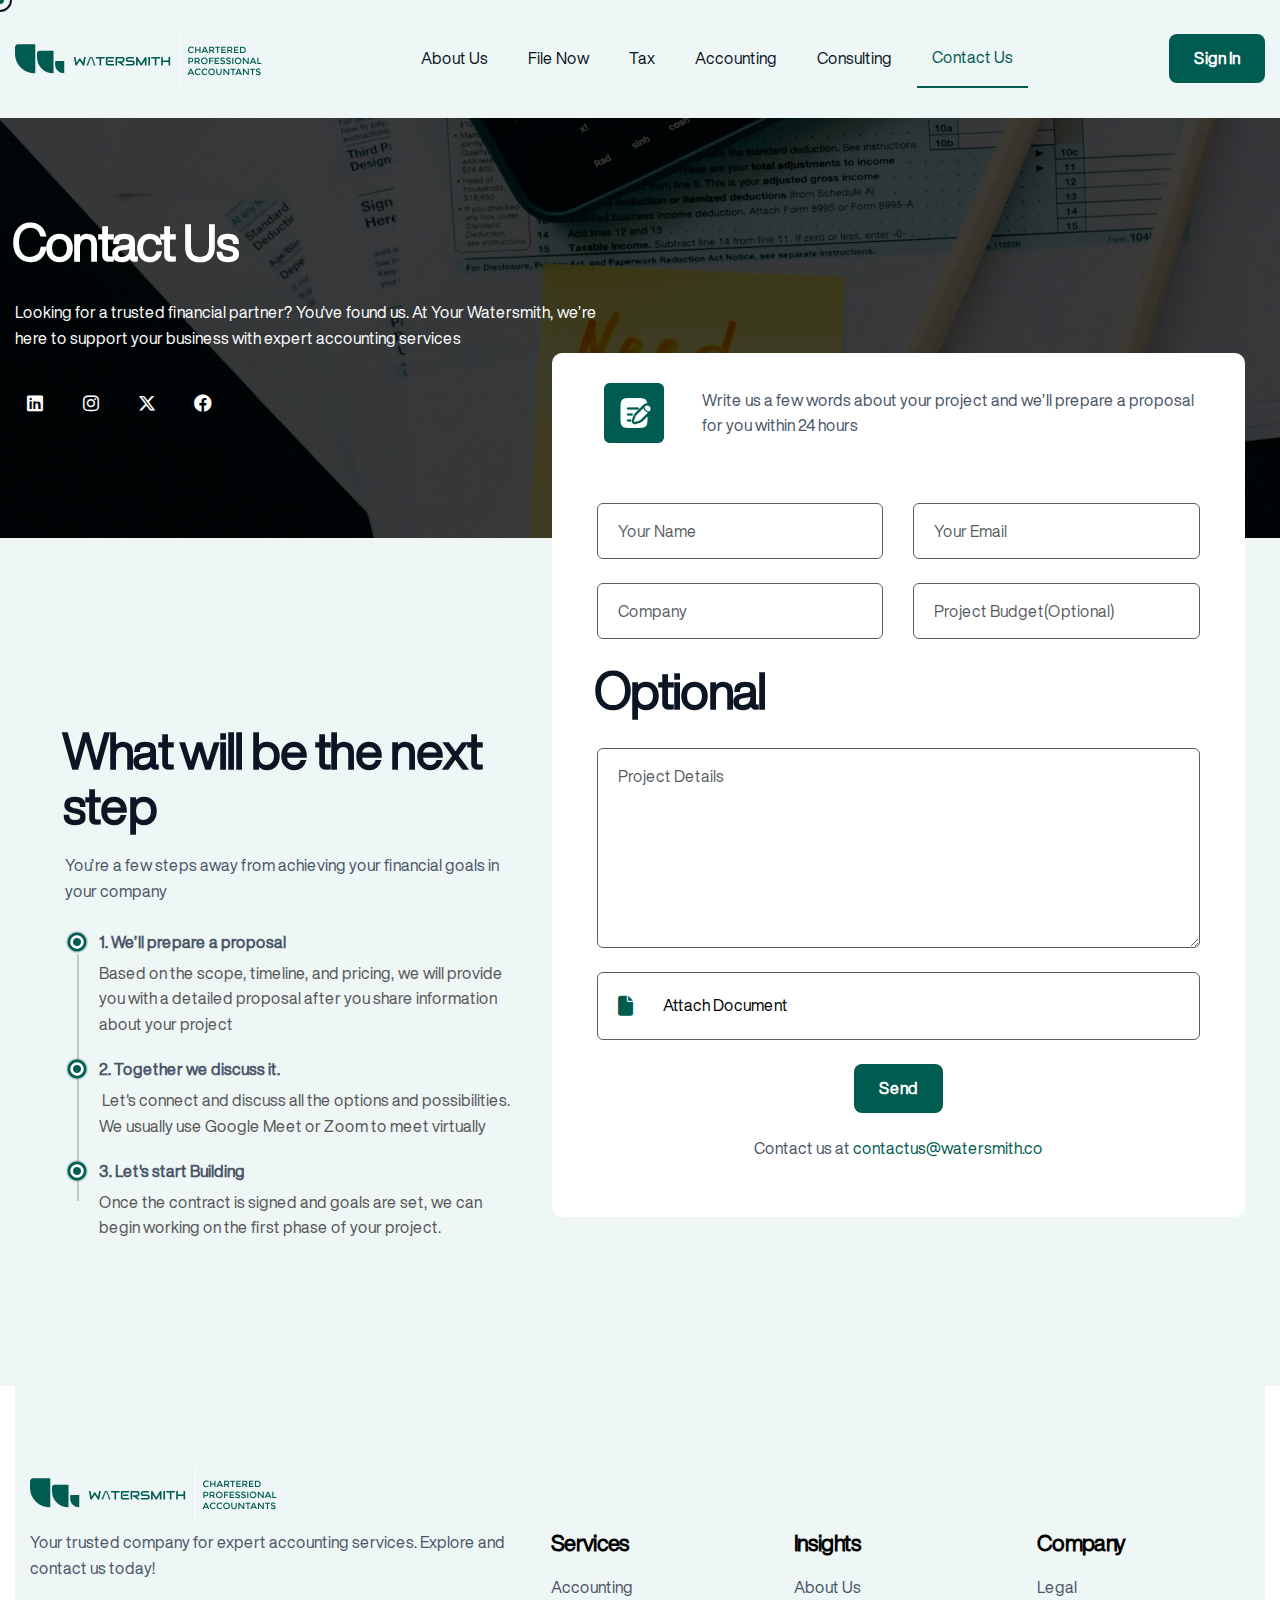
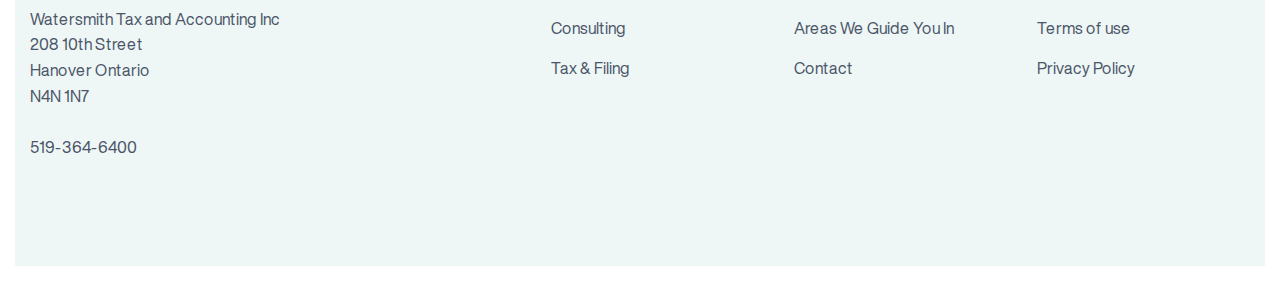
<file: contact.html>
<!DOCTYPE html>
<html lang="zxx">

<head>
    <!-- Meta -->
    <meta charset="utf-8">
    <meta http-equiv="X-UA-Compatible" content="IE=edge">
    <meta name="viewport" content="width=device-width, initial-scale=1.0">
    <meta name="description" content="">
    <meta name="keywords" content="">
    <!-- Page Title -->
    <title>Watersmith</title>
    <!-- Favicon Icon -->
    <link rel="shortcut icon" type="image/x-icon" href="images/favicon.png">
    <!-- Google Fonts Css-->
    <link href="https://assets.calendly.com/assets/external/widget.css" rel="stylesheet">
    <link rel="preconnect" href="https://fonts.googleapis.com">
    <link rel="preconnect" href="https://fonts.gstatic.com" crossorigin>
    <link href="https://fonts.googleapis.com/css2?family=Plus+Jakarta+Sans:ital,wght@0,200..800;1,200..800&display=swap"
        rel="stylesheet">
    <!-- Bootstrap Css -->
    <link href="css/bootstrap.min.css" rel="stylesheet" media="screen">
    <!-- SlickNav Css -->
    <link href="css/slicknav.min.css" rel="stylesheet">
    <!-- Swiper Css -->
    <link rel="stylesheet" href="css/swiper-bundle.min.css">
    <!-- Font Awesome Icon Css-->
    <link href="css/all.css" rel="stylesheet" media="screen">
    <!-- Animated Css -->
    <link href="css/animate.css" rel="stylesheet">
    <!-- Magnific Popup Core Css File -->
    <link rel="stylesheet" href="css/magnific-popup.css">
    <!-- Main Custom Css -->
    <link href="css/custom.css" rel="stylesheet" media="screen">
    <style>
        .hero-image {
            position: relative;
            /* Establishes a positioning context for absolutely positioned children */
            display: inline-block;
            /* Ensures the container fits around the images */
        }

        .hero-img {
            display: block;
            /* Removes extra space at the bottom of images, especially in older browsers */
            width: 100%;
            /* Ensure that the main image scales as needed */
        }

        .custom-file-upload {
            display: flex;
            align-items: center;
            padding: 20px;
            border: 1px solid #5d5d5d;
            border-radius: 6px;
            background-color: #fff;
            cursor: pointer;
            width: 100%;
            color: #000;
            justify-content: flex-start;
        }

        .custom-file-upload i {
            margin-right: 10px;
            font-size: 20px;
            color: #005b50;
        }

        .custom-file-upload span {
            flex-grow: 0;
            padding-left: 20px;
        }

        .custom-file-upload input[type="file"] {
            display: none;
        }

        .custom-file-upload:hover {
            background-color: #eee;
            border-color: #aaa;
        }

        .white-box {
            position: absolute;
            bottom: 25px;
            border-radius: 10px;
            padding-left: 30px;
            /* Changed from top: 50% to bottom: 30px */
            left: 50%;
            transform: translateX(-50%);
            /* Removed translateY */
            background-color: white;
            /*padding: 20px;*/
            width: 90%;
            box-shadow: 0 2px 4px rgba(0, 0, 0, 0.1);
        }

        .hero-social-icons {
            margin-top: 2rem;
            display: flex;
            align-items: center;
        }

        .hero-social-icons .social-icon {
            display: inline-flex;
            justify-content: center;
            align-items: center;
            width: 40px;
            height: 40px;
            margin-right: 1rem;

        }

        .hero-social-icons .social-icon i {

            transition: color 0.3s ease;
            /* Smooth transition effect */
        }

        .hero-social-icons .social-icon:hover i {
            color: #005b50 !important;
        }

        .hero-social-icons .social-icon i {
            font-size: 18px;
        }

        .cards h2 {
            text-align: left;
            padding-top: 10px;
            font-size: medium;
            font-weight: 800;
            color: #005b50;
            margin-bottom: 10px;
        }

        .list-container {
            display: flex;
            justify-content: space-between;
            padding-bottom: 10px;
        }

        .list-column {
            width: 45%;
        }

        .cards li {
            margin-bottom: 5px;
            font-size: small;
            font-weight: 600;
            display: flex;
            align-items: center;
        }

        .tax-list {
            position: relative;
            margin: 0;
            padding-left: 40px;
            /* Space for the line and icon */
            list-style-type: none;
        }

        /* Vertical Line from the bottom of the first icon to the top of the last icon */
        .tax-list::before {
            content: "";
            position: absolute;
            left: 12px;
            /* Aligns with the center of the icon */
            top: 24px;
            /* Start the line from the bottom of the first icon */
            bottom: 40px;
            /* End the line at the top of the last icon */
            width: 2px;
            background: rgba(29, 29, 29, 0.2);
            /* Line color */
            z-index: 0;
        }

        .tax-list .list-item {
            display: flex;
            align-items: flex-start;
            position: relative;
            margin-bottom: 20px;
        }

        .tax-list .check-icon {
            position: relative;
            z-index: 1;
            width: 24px;
            height: 24px;
        }

        .tax-list .text-content {
            margin-left: 10px;
            /* Space between icon and text */
        }

        .tax-list .text-content span {
            font-weight: bold;
            display: block;
            margin-bottom: 5px;
            /* Space between title and paragraph */
        }

        .tax-list .text-content p {
            margin: 0;
            color: #555;
        }


        .cards .check-icon {
            width: 16px;
            height: 16px;
            margin-right: 5px;
        }

        .two-column-list {
            list-style-type: none;
            /* Remove default list styling */
            padding-left: 0;
            /* Remove default padding */
            margin: 0;
            /* Remove default margin */
            display: flex;
            /* Enable flexbox layout */
            flex-wrap: wrap;
            /* Allow items to wrap to the next line */
        }

        .two-column-list li {
            flex: 0 0 50%;
            /* Set flex basis to 50% to create two columns */
            display: flex;
            /* Enable flexbox for list item content alignment */
            align-items: center;
            /* Align items vertically center */
            margin-bottom: 10px;
            /* Add some spacing between rows */
        }

        @media only screen and (max-width: 1000px) {
            .contact-us {
                margin-top: 20px !important;
            }
        }

        @media only screen and (max-width: 768px) {
            .contact-section {
                margin-left: 0 !important;
                margin-right: 0 !important;
            }

            .tax-list::before {
                bottom: 68px;
            }
        }
    </style>
</head>

<body class="tt-magic-cursor">

    <!-- Preloader Start -->
    <div class="preloader">
        <div class="loading-container">
            <div class="loading"></div>
            <div id="loading-icon"><img src="images/loaderr.svg" alt="Loader SVG"></div>
        </div>
    </div>
    <!-- Preloader End -->

    <!-- Magic Cursor Start -->
    <div id="magic-cursor">
        <div id="ball">
            <div class="circle"></div>
        </div>
    </div>
    <!-- Magic Cursor End -->

    <!-- Header Start -->
    <header class="main-header">
        <div class="header-sticky">
            <nav class="navbar navbar-expand-lg">
                <div class="container">
                    <!-- Logo Start -->
                    <a class="navbar-brand" href="index.html">
                        <img src="images/logo.svg" alt="Logo">
                    </a>
                    <!-- Logo End -->

                    <!-- Main Menu Start -->
                    <div class="collapse navbar-collapse main-menu">
                        <div class="nav-menu-wrapper">
                            <ul class="navbar-nav mr-auto text-center" id="menu">
                                <!-- <li class="nav-item"><a class="nav-link" href="index.html">Home</a></li> -->
                                <li class="nav-item"><a class="nav-link" href="about.html">About us</a></li>
                                <li class="nav-item"><a class="nav-link" href="file-now.html">File Now</a></li>
                                <li class="nav-item"><a class="nav-link" href="tax.html">Tax</a></li>
                                <li class="nav-item"><a class="nav-link" href="accounting.html">Accounting</a>
                                </li>
                                <li class="nav-item"><a class="nav-link" href="consulting.html">Consulting</a></li>
                                <li class="nav-item"><a class="nav-link active" href="contact.html">Contact Us</a></li>
                                <li class="nav-item highlighted-menu">
                                    <div class="section-btn text-center">
                                        <a href="#" class="btn-default btn-highlighted">Sign In</a>
                                    </div>
                                </li>
                            </ul>
                        </div>
                        <!-- Let’s Start Button Start -->
                        <div class="header-btn d-inline-flex">
                            <a href="#" class="btn-default">Sign In</a>
                        </div>
                        <!-- Let’s Start Button End -->
                    </div>
                    <!-- Main Menu End -->

                    <div class="navbar-toggle"></div>
                </div>
            </nav>
            <div class="responsive-menu"></div>
        </div>
    </header>
    <!-- Header End -->

    <!-- Page Header Start -->
    <!-- Hero Section Start -->
    <div class="hero light-bg-section" style="background-image: url(./images/ccc.png);">
        <div class="container">
            <div class="row align-items-center">
                <div class="col-lg-6">
                    <!-- Hero Left Content Start -->
                    <div class="hero-content">
                        <div class="section-title">
                            <h1 class="text-anime-style-3" style="color: #fff;">Contact Us
                            </h1>
                        </div>
                        <div class="hero-content-body wow fadeInUp" data-wow-delay="0.5s" style="color: #fff;">
                            <p>Looking for a trusted financial partner? You've found us. At Your Watersmith, we’re here
                                to support your business with expert accounting services</p>
                        </div>

                    </div>
                    <!-- Hero Left Content End -->

                    <div class="hero-social-icons">
                        <a href="#" class="social-icon"><i class="fab fa-linkedin" style="color: #fff;"></i></a>
                        <a href="#" class="social-icon"><i class="fab fa-instagram" style="color: #fff;"></i></a>
                        <a href="#" class="social-icon"><i class="fab fa-x-twitter" style="color: #fff;"></i></a>
                        <a href="#" class="social-icon"><i class="fab fa-facebook" style="color: #fff;"></i></a>

                    </div>
                </div>

            </div>
        </div>
    </div>

    <!-- Contact Us Section Start -->
    <div class="light-bg-section">
        <!-- <div class="container">
           
        </div> -->
        <div class="contact-section row" style="margin-right: 20px; margin-left: 20px;">
            <div class="col-lg-5">
                <div class="employee-content">
                    <!-- Section Title Start -->
                    <div class="section-title">
                        <h2 class="text-anime-style-3">What will be the next step</h2>
                    </div>
                    <!-- Section Title End -->

                    <!-- Employee Body Start -->
                    <div class="employee-body wow fadeInUp" data-wow-delay="0.25s">
                        <p>You’re a few steps away from achieving your financial goals in your company
                        </p>
                        <ul class="tax-list" style="list-style-type: none; padding-left: 0;">
                            <li>
                                <div class="list-item">
                                    <img src="images/link-icon.png" alt="Link Icon" class="check-icon">
                                    <div class="text-content">
                                        <span>1. We’ll prepare a proposal</span>
                                        <p>Based on the scope, timeline, and pricing, we will provide you with a
                                            detailed proposal after you share information about your project</p>
                                    </div>
                                </div>
                            </li>

                            <li>
                                <div class="list-item">
                                    <img src="images/link-icon.png" alt="Link Icon" class="check-icon">
                                    <div class="text-content">
                                        <span>2. Together we discuss it.</span>
                                        <p> Let's connect and discuss all the options and possibilities. We usually use
                                            Google Meet or Zoom to meet virtually</p>
                                    </div>
                                </div>
                            </li>

                            <li>
                                <div class="list-item">
                                    <img src="images/link-icon.png" alt="Link Icon" class="check-icon">
                                    <div class="text-content">
                                        <span>3. Let's start Building</span>
                                        <p>Once the contract is signed and goals are set, we can begin working on the
                                            first phase of your project.</p>
                                    </div>
                                </div>
                            </li>
                        </ul>

                    </div>
                    <!-- Employee Body End -->
                </div>
            </div>
            <div class="col-lg-7">
                <div class="contact-us"
                    style="border-radius: 10px; background-color: #fff; margin-top: -300px; padding: 30px; width: 100%">
                    <div class="container">
                        <div class="row section-row align-items-center">
                            <div class="col-lg-2 text-center">
                                <!-- Section Title Start -->
                                <img src="images/contact-icon.png" alt="Contact Icon">
                                <!-- Section Title End -->
                            </div>

                            <div class="col-lg-10">
                                <!-- Section Title Content Start -->
                                <div class="section-title-content wow fadeInUp" data-wow-delay="0.25s">
                                    <p>Write us a few words about your project and we’ll prepare a proposal for you
                                        within 24 hours</p>
                                </div>
                                <!-- Section Title Content End -->
                            </div>
                        </div>

                        <div class="row">
                            <div class="col-lg-12">
                                <!-- Contact Form Start -->
                                <div class="contact-form wow fadeInUp" data-wow-delay="0.25s">
                                    <form action="contact.php" method="POST" enctype="multipart/form-data"
                                        data-toggle="validator">
                                        <div class="row">
                                            <div class="form-group col-md-6 mb-4">
                                                <input type="text" name="name" class="form-control" id="name"
                                                    placeholder="Your Name" required="">
                                                <div class="help-block with-errors"></div>
                                            </div>

                                            <div class="form-group col-md-6 mb-4">
                                                <input type="email" name="email" class="form-control" id="email"
                                                    placeholder="Your Email" required="">
                                                <div class="help-block with-errors"></div>
                                            </div>

                                            <div class="form-group col-md-6 mb-4">
                                                <input type="text" name="company" class="form-control" id="company"
                                                    placeholder="Company" required="">
                                                <div class="help-block with-errors"></div>
                                            </div>

                                            <div class="form-group col-md-6 mb-4">
                                                <input type="text" name="budget" class="form-control" id="budget"
                                                    placeholder="Project Budget(optional)" required="">
                                                <div class="help-block with-errors"></div>
                                            </div>

                                            <div class="section-title text-start">
                                                <h2 class="text-anime-style-3">Optional</h2>
                                            </div>
                                            <div class="form-group col-md-12 mb-4">
                                                <textarea name="msg" class="form-control" id="msg" rows="7"
                                                    placeholder="Project Details" required=""></textarea>
                                                <div class="help-block with-errors"></div>
                                            </div>
                                            <div class="form-group col-md-12 mb-4">
                                                <label for="file" class="custom-file-upload">
                                                    <i class="fa-solid fa-file"></i>
                                                    <span id="file-name">Attach Document</span>
                                                    <input type="file" name="file" id="file" required="">
                                                </label>
                                                <div class="help-block with-errors"></div>
                                            </div>


                                            <div class="col-md-12">
                                                <button type="submit" class="btn-default">send</button>
                                                <div id="msgSubmit" class="h3 hidden"></div>
                                            </div>
                                        </div>
                                    </form>
                                    <p style="padding-top: 15px;">Contact us at <span
                                            style="color: #005b50;">contactus@watersmith.co</span>
                                    </p>
                                </div>
                                <!-- Contact Form End -->
                            </div>
                        </div>
                    </div>
                </div>
            </div>
        </div>
    </div>


    <!-- Contact Us Section End -->




    <!-- Footer Start -->
    <footer class="main-footer">
        <div class="container">
            <div class="row">
                <div class="col-lg-12">
                    <!-- Footer Body Start -->
                    <div class="footer-body">
                        <div class="row">
                            <div class="col-lg-5">

                                <div class="footer-logo">
                                    <img src="images/logo.svg" alt="Footer Logo Image">
                                </div>
                                <p style="padding-top: 10px; margin-right: 15px;">
                                    Your trusted company for expert accounting
                                    services. Explore and contact us today!
                                </p>
                                <p>
                                    Watersmith Tax and Accounting Inc <br>
                                    208 10th Street <br>
                                    Hanover Ontario <br>
                                    N4N 1N7
                                </p>
                                <p>
                                    519-364-6400
                                </p>
                            </div>

                            <div class="col-lg-7 " style="margin-top: 65px;">
                                <div class="row">
                                    <div class="col-md-4">
                                        <!-- Footer Links Start -->
                                        <div class="footer-links">
                                            <h2>Services</h2>
                                            <ul>
                                                <li><a href="accounting.html">Accounting</a></li>
                                                <li><a href="consulting.html">Consulting</a></li>
                                                <li><a href="tax.html">Tax & Filing</a></li>
                                            </ul>
                                        </div>
                                        <!-- Footer Links End -->
                                    </div>

                                    <div class="col-md-4">
                                        <!-- Footer Links Start -->
                                        <div class="footer-links">
                                            <h2>Insights</h2>
                                            <ul>
                                                <li><a href="about.html">About Us</a></li>
                                                <li><a href="#">Areas We Guide You In</a></li>
                                                <li><a href="contact.html">Contact</a></li>
                                            </ul>
                                        </div>
                                        <!-- Footer Links End -->
                                    </div>

                                    <div class="col-md-4">
                                        <!-- Footer Contact Start -->
                                        <div class="footer-contact">
                                            <h2>Company</h2>
                                            <ul>
                                                <li><a href="#">Legal</a></li>
                                                <li><a href="terms-of-use.html">Terms of use</a></li>
                                                <li><a href="privacy-policy.html">Privacy Policy</a></li>
                                            </ul>
                                        </div>
                                        <!-- Footer Contact End -->
                                    </div>
                                </div>
                            </div>
                        </div>
                    </div>
                    <!-- Footer Body End -->
                </div>
            </div>
        </div>
    </footer>
    <!-- Footer End -->

    <!-- Jquery Library File -->
    <script>
        document.getElementById('file').addEventListener('change', function () {
            const fileName = this.files.length > 0 ? this.files[0].name : 'Drop it like it\'s hot';
            document.getElementById('file-name').textContent = fileName;
        });
    </script>
    <script src="js/jquery-3.7.1.min.js"></script>
    <!-- Bootstrap js file -->
    <script src="js/bootstrap.min.js"></script>
    <!-- Validator js file -->
    <script src="js/validator.min.js"></script>
    <!-- SlickNav js file -->
    <script src="js/jquery.slicknav.js"></script>
    <!-- Swiper js file -->
    <script src="js/swiper-bundle.min.js"></script>
    <!-- Counter js file -->
    <script src="js/jquery.waypoints.min.js"></script>
    <script src="js/jquery.counterup.min.js"></script>
    <!-- Magnific js file -->
    <script src="js/jquery.magnific-popup.min.js"></script>
    <!-- SmoothScroll -->
    <script src="js/SmoothScroll.js"></script>
    <!-- MagicCursor js file -->
    <script src="js/gsap.min.js"></script>
    <script src="js/magiccursor.js"></script>
    <!-- Text Effect js file -->
    <script src="js/SplitText.js"></script>
    <script src="js/ScrollTrigger.min.js"></script>
    <!-- Wow js file -->
    <script src="js/wow.js"></script>
    <!-- Main Custom js file -->
    <script src="js/function.js"></script>
</body>

</html>
</file>
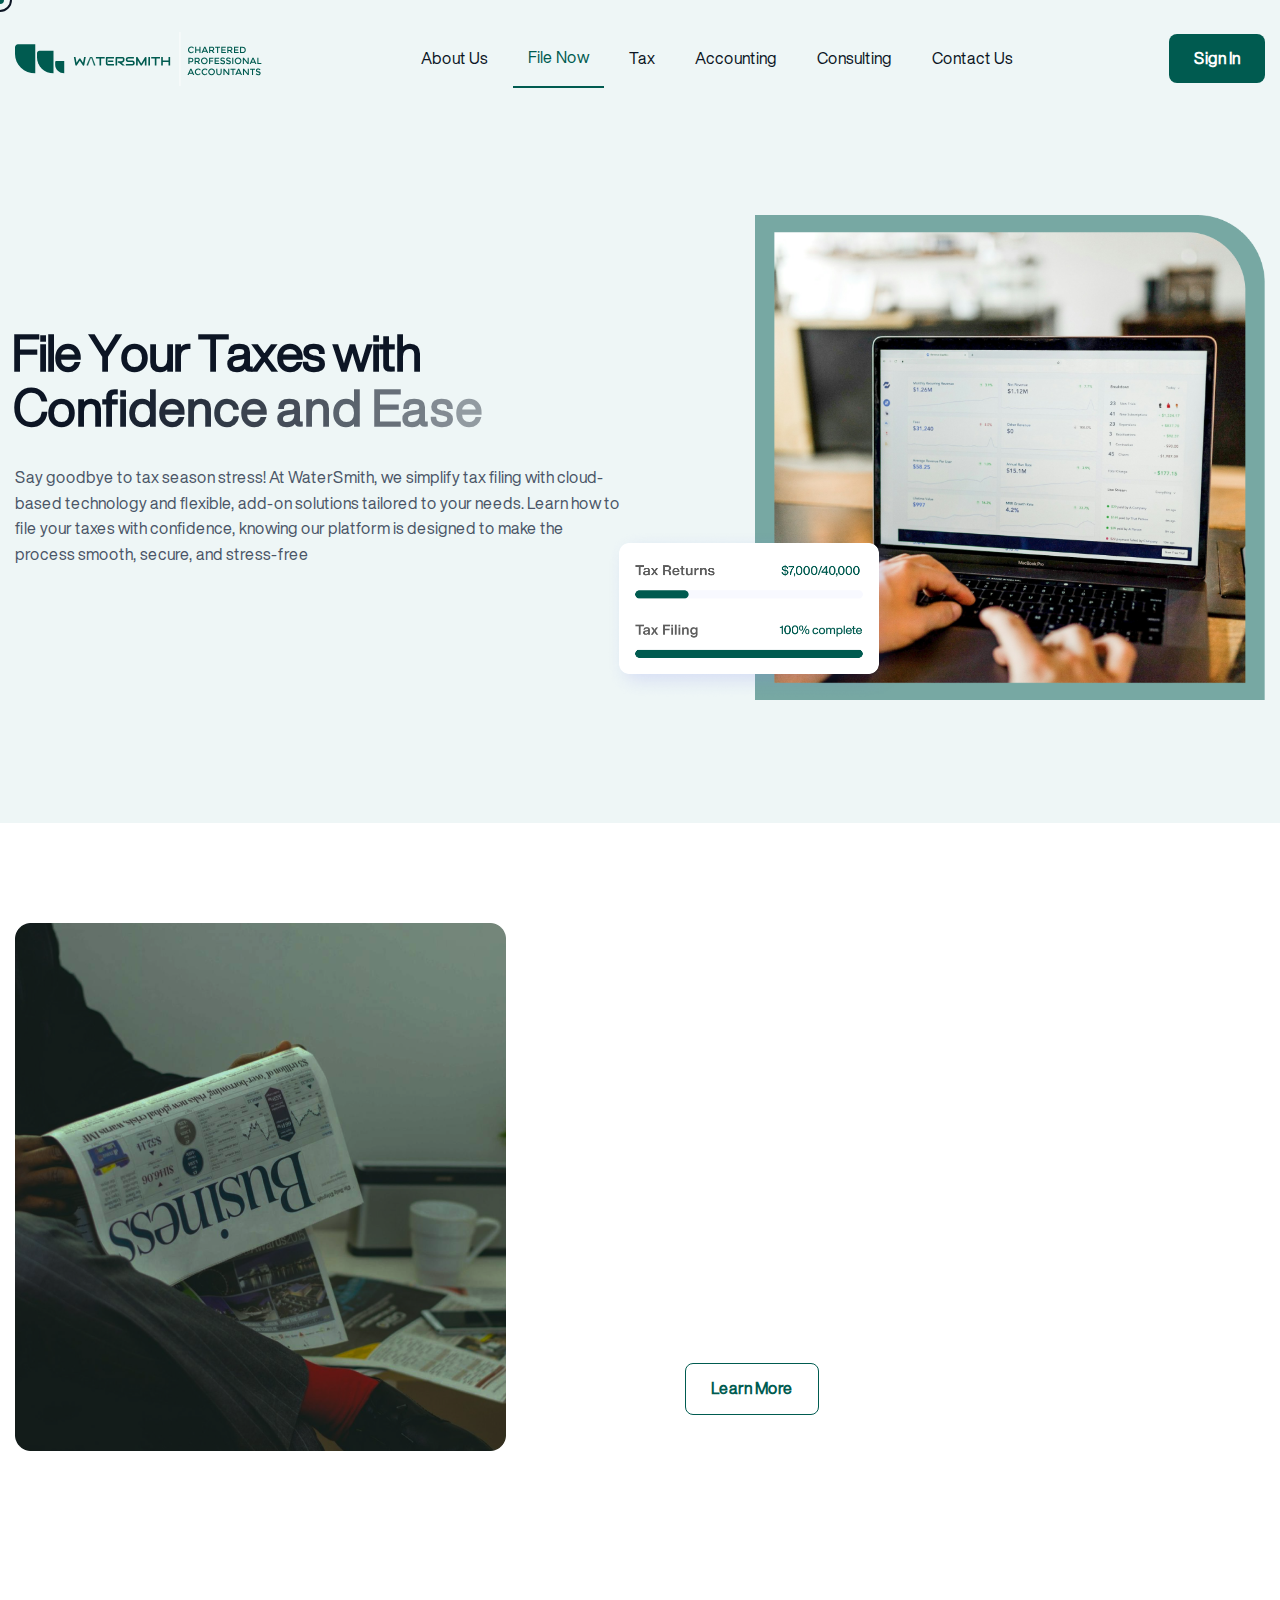
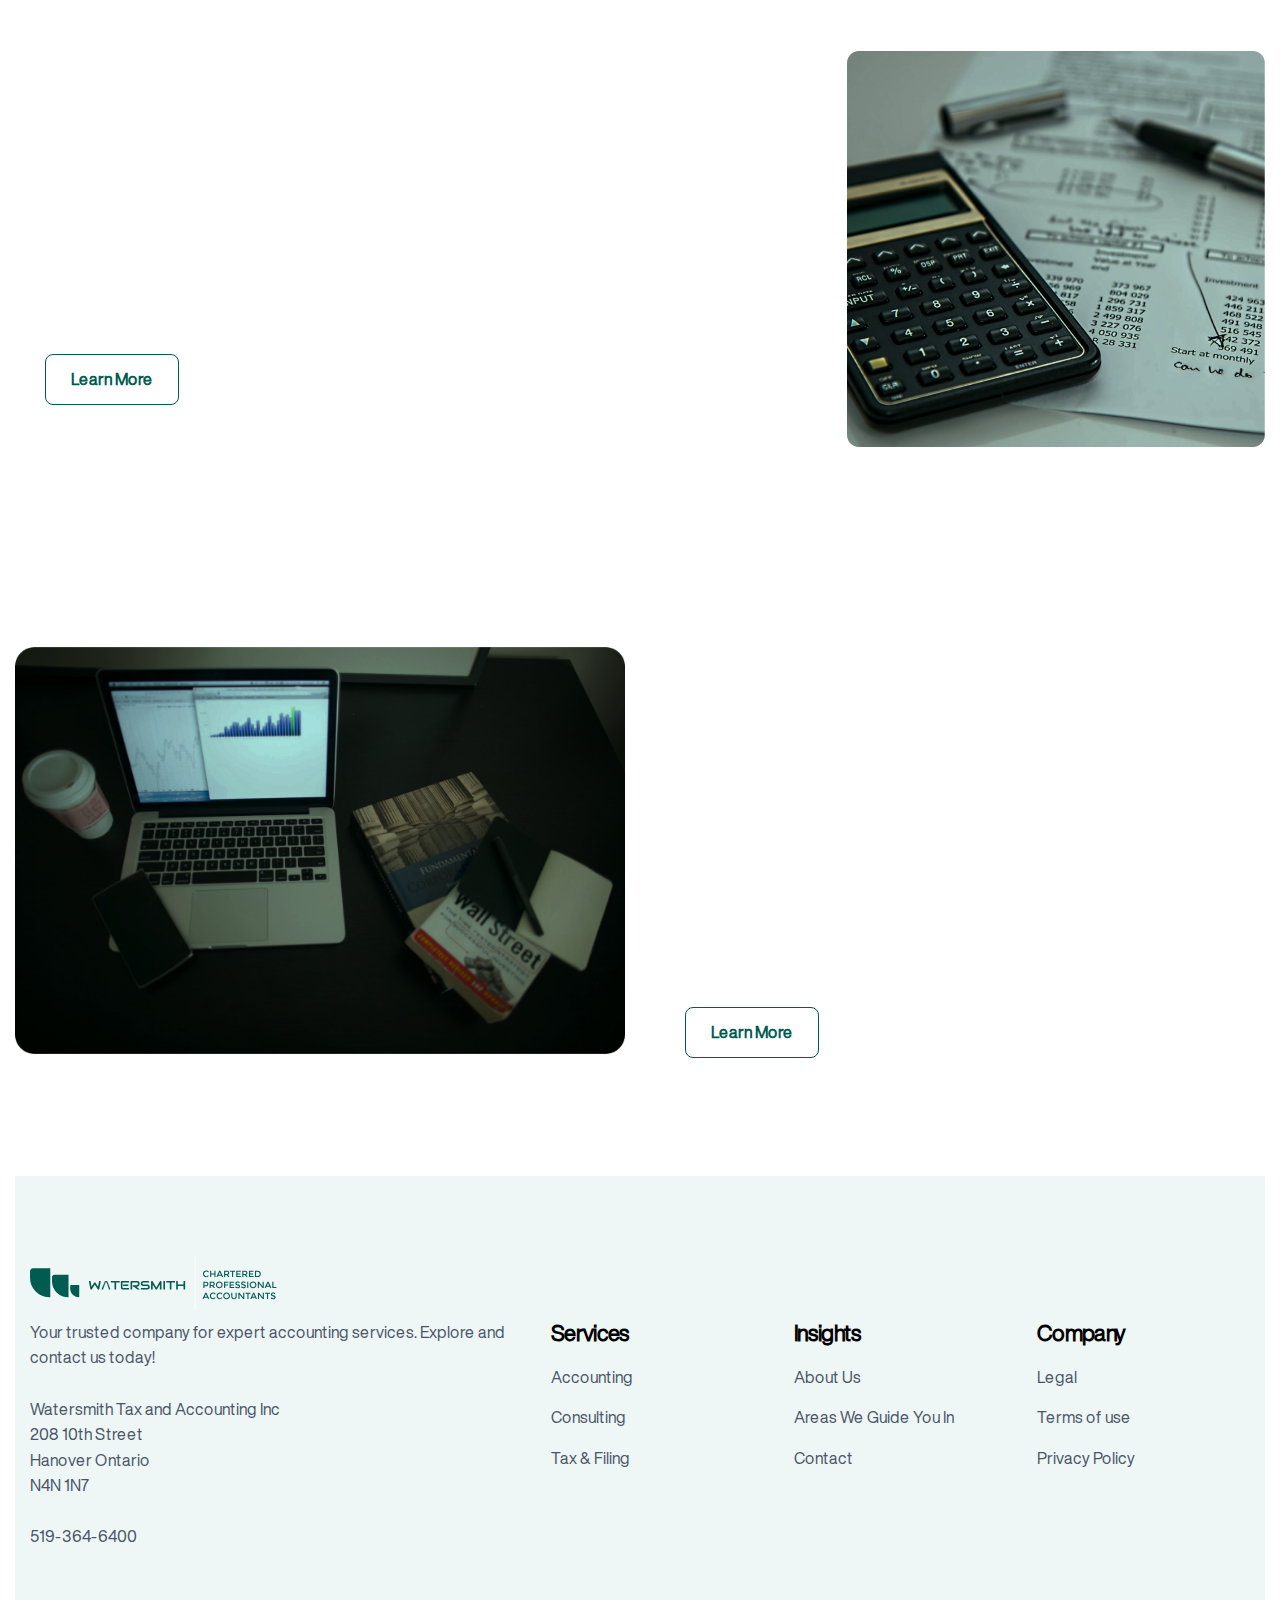
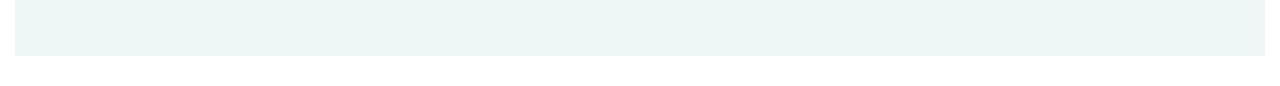
<file: file-now.html>
<!DOCTYPE html>
<html lang="zxx">

<head>
    <!-- Meta -->
    <meta charset="utf-8">
    <meta http-equiv="X-UA-Compatible" content="IE=edge">
    <meta name="viewport" content="width=device-width, initial-scale=1.0">
    <meta name="description" content="">
    <meta name="keywords" content="">
    <!-- Page Title -->
    <title>Watersmith</title>
    <!-- Favicon Icon -->
    <link rel="shortcut icon" type="image/x-icon" href="images/favicon.png">
    <!-- Google Fonts Css-->
    <link href="https://assets.calendly.com/assets/external/widget.css" rel="stylesheet">
    <link rel="preconnect" href="https://fonts.googleapis.com">
    <link rel="preconnect" href="https://fonts.gstatic.com" crossorigin>
    <link href="https://fonts.googleapis.com/css2?family=Plus+Jakarta+Sans:ital,wght@0,200..800;1,200..800&display=swap"
        rel="stylesheet">
    <!-- Bootstrap Css -->
    <link href="css/bootstrap.min.css" rel="stylesheet" media="screen">
    <!-- SlickNav Css -->
    <link href="css/slicknav.min.css" rel="stylesheet">
    <!-- Swiper Css -->
    <link rel="stylesheet" href="css/swiper-bundle.min.css">
    <!-- Font Awesome Icon Css-->
    <link href="css/all.css" rel="stylesheet" media="screen">
    <!-- Animated Css -->
    <link href="css/animate.css" rel="stylesheet">
    <!-- Magnific Popup Core Css File -->
    <link rel="stylesheet" href="css/magnific-popup.css">
    <!-- Main Custom Css -->
    <link href="css/custom.css" rel="stylesheet" media="screen">
    <style>
        .hero-image {
            position: relative;
            /* Establishes a positioning context for absolutely positioned children */
            display: inline-block;
            /* Ensures the container fits around the images */
        }

        .hero-img {
            display: block;
            /* Removes extra space at the bottom of images, especially in older browsers */
            width: 100%;
            /* Ensure that the main image scales as needed */
        }

        .img-top {
            position: absolute;
            /* Allows positioning relative to the nearest positioned ancestor (hero-image) */
            bottom: 0;
            /* Aligns to the bottom of the hero-image container */
            left: -150px;
            /* Aligns to the left of the hero-image container */
            width: 300px;
            /* Adjust as needed for the desired size of img-top */
            height: auto;
            /* Adjust as needed for the desired size of img-top */
        }

        .white-box {
            position: absolute;
            bottom: 25px;
            border-radius: 10px;
            padding-left: 30px;
            /* Changed from top: 50% to bottom: 30px */
            left: 50%;
            transform: translateX(-50%);
            /* Removed translateY */
            background-color: white;
            /*padding: 20px;*/
            width: 90%;
            box-shadow: 0 2px 4px rgba(0, 0, 0, 0.1);
        }

        .cards h2 {
            text-align: left;
            padding-top: 10px;
            font-size: medium;
            font-weight: 800;
            color: #005b50;
            margin-bottom: 10px;
        }

        .list-container {
            display: flex;
            justify-content: space-between;
            padding-bottom: 10px;
        }

        .list-column {
            width: 45%;
        }

        .file-list li {
            padding-bottom: 10px;
            display: flex;
            align-items: center;
        }

        .cards ul {
            list-style-type: none;
            padding: 0;
            margin: 0;
        }

        .cards li {
            margin-bottom: 5px;
            font-size: small;
            font-weight: 600;
            display: flex;
            align-items: center;
        }

        .check-icon {
            width: 26px;
            height: 26px;
            margin-right: 5px;
        }

        @media only screen and (max-width: 768px) {
            .cards .small-li {
                font-size: 10px !important;
                font-weight: 700;
            }

            .employee-content {
                margin-top: 15px;
            }

            .employee-content .section-title h2 {
                font-size: 25px !important;
            }

        }
    </style>
</head>

<body class="tt-magic-cursor">

    <!-- Preloader Start -->
    <div class="preloader">
        <div class="loading-container">
            <div class="loading"></div>
            <div id="loading-icon"><img src="images/loaderr.svg" alt="Loader SVG"></div>
        </div>
    </div>
    <!-- Preloader End -->

    <!-- Magic Cursor Start -->
    <div id="magic-cursor">
        <div id="ball">
            <div class="circle"></div>
        </div>
    </div>
    <!-- Magic Cursor End -->

    <!-- Header Start -->
    <header class="main-header">
        <div class="header-sticky">
            <nav class="navbar navbar-expand-lg">
                <div class="container">
                    <!-- Logo Start -->
                    <a class="navbar-brand" href="index.html">
                        <img src="images/logo.svg" alt="Logo">
                    </a>
                    <!-- Logo End -->

                    <!-- Main Menu Start -->
                    <div class="collapse navbar-collapse main-menu">
                        <div class="nav-menu-wrapper">
                            <ul class="navbar-nav mr-auto text-center" id="menu">
                                <!-- <li class="nav-item"><a class="nav-link" href="index.html">Home</a></li> -->
                                <li class="nav-item"><a class="nav-link" href="about.html">About us</a></li>
                                <li class="nav-item"><a class="nav-link active" href="file-now.html">File Now</a></li>
                                <li class="nav-item"><a class="nav-link" href="tax.html">Tax</a></li>
                                <li class="nav-item"><a class="nav-link" href="accounting.html">Accounting</a></li>
                                <li class="nav-item"><a class="nav-link" href="consulting.html">Consulting</a></li>
                                <li class="nav-item"><a class="nav-link" href="contact.html">Contact Us</a></li>
                                <li class="nav-item highlighted-menu">
                                    <div class="section-btn text-center">
                                        <a href="#" class="btn-default btn-highlighted">Sign In</a>
                                    </div>
                                </li>
                            </ul>
                        </div>
                        <!-- Let’s Start Button Start -->
                        <div class="header-btn d-inline-flex">
                            <a href="#" class="btn-default">Sign In</a>
                        </div>
                        <!-- Let’s Start Button End -->
                    </div>
                    <!-- Main Menu End -->

                    <div class="navbar-toggle"></div>
                </div>
            </nav>
            <div class="responsive-menu"></div>
        </div>
    </header>
    <!-- Header End -->

    <!-- Hero Section Start -->
    <div class="hero light-bg-section">
        <div class="container">
            <div class="row align-items-center">
                <div class="col-lg-6">
                    <!-- Hero Left Content Start -->
                    <div class="hero-content">
                        <div class="section-title">
                            <h1 class="text-anime-style-3">File Your Taxes with Confidence and Ease
                            </h1>
                        </div>
                        <div class="hero-content-body wow fadeInUp" data-wow-delay="0.5s">
                            <p>Say goodbye to tax season stress! At WaterSmith, we simplify tax filing with cloud-based
                                technology and flexible, add-on solutions tailored to your needs. Learn how to file your
                                taxes with confidence, knowing our platform is designed to make the process smooth,
                                secure, and stress-free </p>
                        </div>
                    </div>
                    <!-- Hero Left Content End -->
                </div>

                <div class="col-lg-6">
                    <!-- Hero Image Start -->
                    <div class="hero-image">
                        <figure>
                            <img src="images/img-top1.png" alt="Overlay Image" class="img-top">
                            <img src="images/hero-img-2.png" alt="Main Image" class="hero-img">
                        </figure>
                    </div>
                    <!-- Hero Image End -->
                </div>
            </div>
        </div>
    </div>
    <!-- Hero Section End -->

    <!-- Our Employee Section Start -->
    <div class="our-employee" style="background-color: #fff;">
        <div class="container">
            <div class="row align-items-start">
                <!-- Changed align-items-center to align-items-start -->
                <div class="col-lg-6 order-2 order-lg-1 text-start">
                    <!-- Added text-end for right alignment of the image -->
                    <div class="employee-image">
                        <img src="images/file-1.png" alt="File Now Image 1">
                    </div>
                </div>
                <div class="col-lg-6 order-2 order-lg-1 text-start">
                    <!-- Added text-start for left alignment of text -->
                    <!-- Employee Content Start -->
                    <div class="employee-content">
                        <!-- Section Title Start -->
                        <div class="section-title">
                            <h2 class="text-anime-style-3" style="color: #005b50;">Get Started in Just 3 Steps!
                            </h2>
                        </div>
                        <!-- Section Title End -->

                        <!-- Employee Body Start -->
                        <div class="employee-body wow fadeInUp" data-wow-delay="0.25s">
                            <p>We’re here to make tax filing easy. With WaterSmith, you get expert guidance from our
                                team of Tax Mentors, ensuring accuracy and efficiency every step of the way. We handle
                                the complex parts, so you can focus on what matters
                            </p>
                            <ul class="file-list" style="list-style-type: none; padding-left: 0;">
                                <!-- Removed default padding to align left -->
                                <li><img src="images/tick.png" alt="Check Icon" class="check-icon">Get in Touch - Start
                                    by reaching out to us</li>
                                <li><img src="images/tick.png" alt="Check Icon" class="check-icon">Organize Your
                                    Documents -
                                    Gather your paperwork and information.</li>
                                <li><img src="images/tick.png" alt="Check Icon" class="check-icon">Relax - We’ll take
                                    care of the
                                    rest.</li>
                            </ul>
                        </div>
                        <!-- Employee Body End -->

                        <!-- Employee Footer Start -->
                        <div class="" style="margin-bottom: 10px;">
                            <a onclick="Calendly.initPopupWidget({url: 'https://calendly.com/watersmithcpa/30min'});return false;"
                                style="cursor: pointer;" class="btn-default btn-highlighted">Learn More</a>
                        </div>
                        <!-- Employee Footer End -->
                    </div>
                    <!-- Employee Content End -->
                </div>


            </div>

        </div>
    </div>
    <!-- Our Employee Section End -->

    <!-- Our Employee Section Start -->
    <div class="our-employee" style="background-color: #fff;">
        <div class="container">
            <div class="row align-items-start">
                <!-- Changed align-items-center to align-items-start -->

                <div class="col-lg-6 order-2 order-lg-1 text-start">
                    <!-- Added text-start for left alignment of text -->
                    <!-- Employee Content Start -->
                    <div class="employee-content">
                        <!-- Section Title Start -->
                        <div class="section-title">
                            <h2 class="text-anime-style-3">Remote Tax Filing</h2>
                        </div>
                        <!-- Section Title End -->

                        <!-- Employee Body Start -->
                        <div class="employee-body wow fadeInUp" data-wow-delay="0.25s">
                            <p>Security is paramount when filing taxes remotely. Rest assured that all of our remote tax
                                filings are handled right here in Canada by highly skilled professionals. We treat your
                                sensitive data with the utmost care and confidentiality, ensuring a seamless, secure
                                experience while meeting your tax filing needs with professionalism
                            </p>
                        </div>
                        <!-- Employee Body End -->

                        <!-- Employee Footer Start -->
                        <div class="" style="margin-bottom: 10px;">
                            <a onclick="Calendly.initPopupWidget({url: 'https://calendly.com/watersmithcpa/30min'});return false;"
                                style="cursor: pointer;" class="btn-default btn-highlighted">Learn More</a>
                        </div>
                        <!-- Employee Footer End -->
                    </div>
                    <!-- Employee Content End -->
                </div>

                <div class="col-lg-6 order-1 order-lg-2 d-flex align-items-center justify-content-end">
                    <!-- Added text-end for right alignment of the image -->
                    <div class="employee-image">
                        <img src="images/file-2.png" alt="File Now Image 2">
                    </div>
                </div>
            </div>

        </div>
    </div>
    <!-- Our Employee Section End -->

    <!-- Our Employee Section Start -->
    <div class="our-employee" style="background-color: #fff;">
        <div class="container">
            <div class="row align-items-start">
                <!-- Changed align-items-center to align-items-start -->
                <div class="col-lg-6 order-2 order-lg-1 text-start">
                    <!-- Added text-end for right alignment of the image -->
                    <div class="employee-image">
                        <img src="images/file-3.png" alt="File Now Image 3">
                    </div>
                </div>
                <div class="col-lg-6 order-2 order-lg-1 text-start">
                    <!-- Added text-start for left alignment of text -->
                    <!-- Employee Content Start -->
                    <div class="employee-content">
                        <!-- Section Title Start -->
                        <div class="section-title">
                            <h2 class="text-anime-style-3" style="color: #005b50;">Software We Use</h2>
                        </div>
                        <!-- Section Title End -->

                        <!-- Employee Body Start -->
                        <div class="employee-body wow fadeInUp" data-wow-delay="0.25s">
                            <p>We utilize a variety of software to make the tax and accounting process smooth and
                                efficient:
                            </p>
                            <ul class="file-list" style="list-style-type: none; padding-left: 0;">
                                <!-- Removed default padding to align left -->
                                <li><img src="images/tick.png" alt="Check Icon" class="check-icon">Seamless tax filing
                                    experience
                                    with TaxDome</li>
                                <li><img src="images/tick.png" alt="Check Icon" class="check-icon">Quick and convenient
                                    invoice
                                    payment with Quickbooks Online</li>
                                <li><img src="images/tick.png" alt="Check Icon" class="check-icon">Tax Savings
                                    optimization with
                                    TaxCycle</li>
                            </ul>
                        </div>
                        <!-- Employee Body End -->

                        <!-- Employee Footer Start -->
                        <div class="" style="margin-bottom: 10px;">
                            <a onclick="Calendly.initPopupWidget({url: 'https://calendly.com/watersmithcpa/30min'});return false;"
                                style="cursor: pointer;" class="btn-default btn-highlighted">Learn More</a>
                        </div>
                        <!-- Employee Footer End -->
                    </div>
                    <!-- Employee Content End -->
                </div>


            </div>

        </div>
    </div>
    <!-- Our Employee Section End -->


    <!-- Footer Start -->
    <footer class="main-footer">
        <div class="container">
            <div class="row">
                <div class="col-lg-12">
                    <!-- Footer Body Start -->
                    <div class="footer-body">
                        <div class="row">
                            <div class="col-lg-5">

                                <div class="footer-logo">
                                    <img src="images/logo.svg" alt="Footer Logo Image">
                                </div>
                                <p style="padding-top: 10px; margin-right: 15px;">
                                    Your trusted company for expert accounting
                                    services. Explore and contact us today!
                                </p>
                                <p>
                                    Watersmith Tax and Accounting Inc <br>
                                    208 10th Street <br>
                                    Hanover Ontario <br>
                                    N4N 1N7
                                </p>
                                <p>
                                    519-364-6400
                                </p>
                            </div>

                            <div class="col-lg-7 " style="margin-top: 65px;">
                                <div class="row">
                                    <div class="col-md-4">
                                        <!-- Footer Links Start -->
                                        <div class="footer-links">
                                            <h2>Services</h2>
                                            <ul>
                                                <li><a href="accounting.html">Accounting</a></li>
                                                <li><a href="consulting.html">Consulting</a></li>
                                                <li><a href="tax.html">Tax & Filing</a></li>
                                            </ul>
                                        </div>
                                        <!-- Footer Links End -->
                                    </div>

                                    <div class="col-md-4">
                                        <!-- Footer Links Start -->
                                        <div class="footer-links">
                                            <h2>Insights</h2>
                                            <ul>
                                                <li><a href="about.html">About Us</a></li>
                                                <li><a href="#">Areas We Guide You In</a></li>
                                                <li><a href="contact.html">Contact</a></li>
                                            </ul>
                                        </div>
                                        <!-- Footer Links End -->
                                    </div>

                                    <div class="col-md-4">
                                        <!-- Footer Contact Start -->
                                        <div class="footer-contact">
                                            <h2>Company</h2>
                                            <ul>
                                                <li><a href="#">Legal</a></li>
                                                <li><a href="terms-of-use.html">Terms of use</a></li>
                                                <li><a href="privacy-policy.html">Privacy Policy</a></li>
                                            </ul>
                                        </div>
                                        <!-- Footer Contact End -->
                                    </div>
                                </div>
                            </div>
                        </div>
                    </div>
                    <!-- Footer Body End -->
                </div>
            </div>
        </div>
    </footer>
    <!-- Footer End -->

    <script src="https://assets.calendly.com/assets/external/widget.js" type="text/javascript" async></script>

    <!-- Jquery Library File -->
    <script src="js/jquery-3.7.1.min.js"></script>
    <!-- Bootstrap js file -->
    <script src="js/bootstrap.min.js"></script>
    <!-- Validator js file -->
    <script src="js/validator.min.js"></script>
    <!-- SlickNav js file -->
    <script src="js/jquery.slicknav.js"></script>
    <!-- Swiper js file -->
    <script src="js/swiper-bundle.min.js"></script>
    <!-- Counter js file -->
    <script src="js/jquery.waypoints.min.js"></script>
    <script src="js/jquery.counterup.min.js"></script>
    <!-- Magnific js file -->
    <script src="js/jquery.magnific-popup.min.js"></script>
    <!-- SmoothScroll -->
    <script src="js/SmoothScroll.js"></script>
    <!-- MagicCursor js file -->
    <script src="js/gsap.min.js"></script>
    <script src="js/magiccursor.js"></script>
    <!-- Text Effect js file -->
    <script src="js/SplitText.js"></script>
    <script src="js/ScrollTrigger.min.js"></script>
    <!-- Wow js file -->
    <script src="js/wow.js"></script>
    <!-- Main Custom js file -->
    <script src="js/function.js"></script>
</body>

</html>
</file>
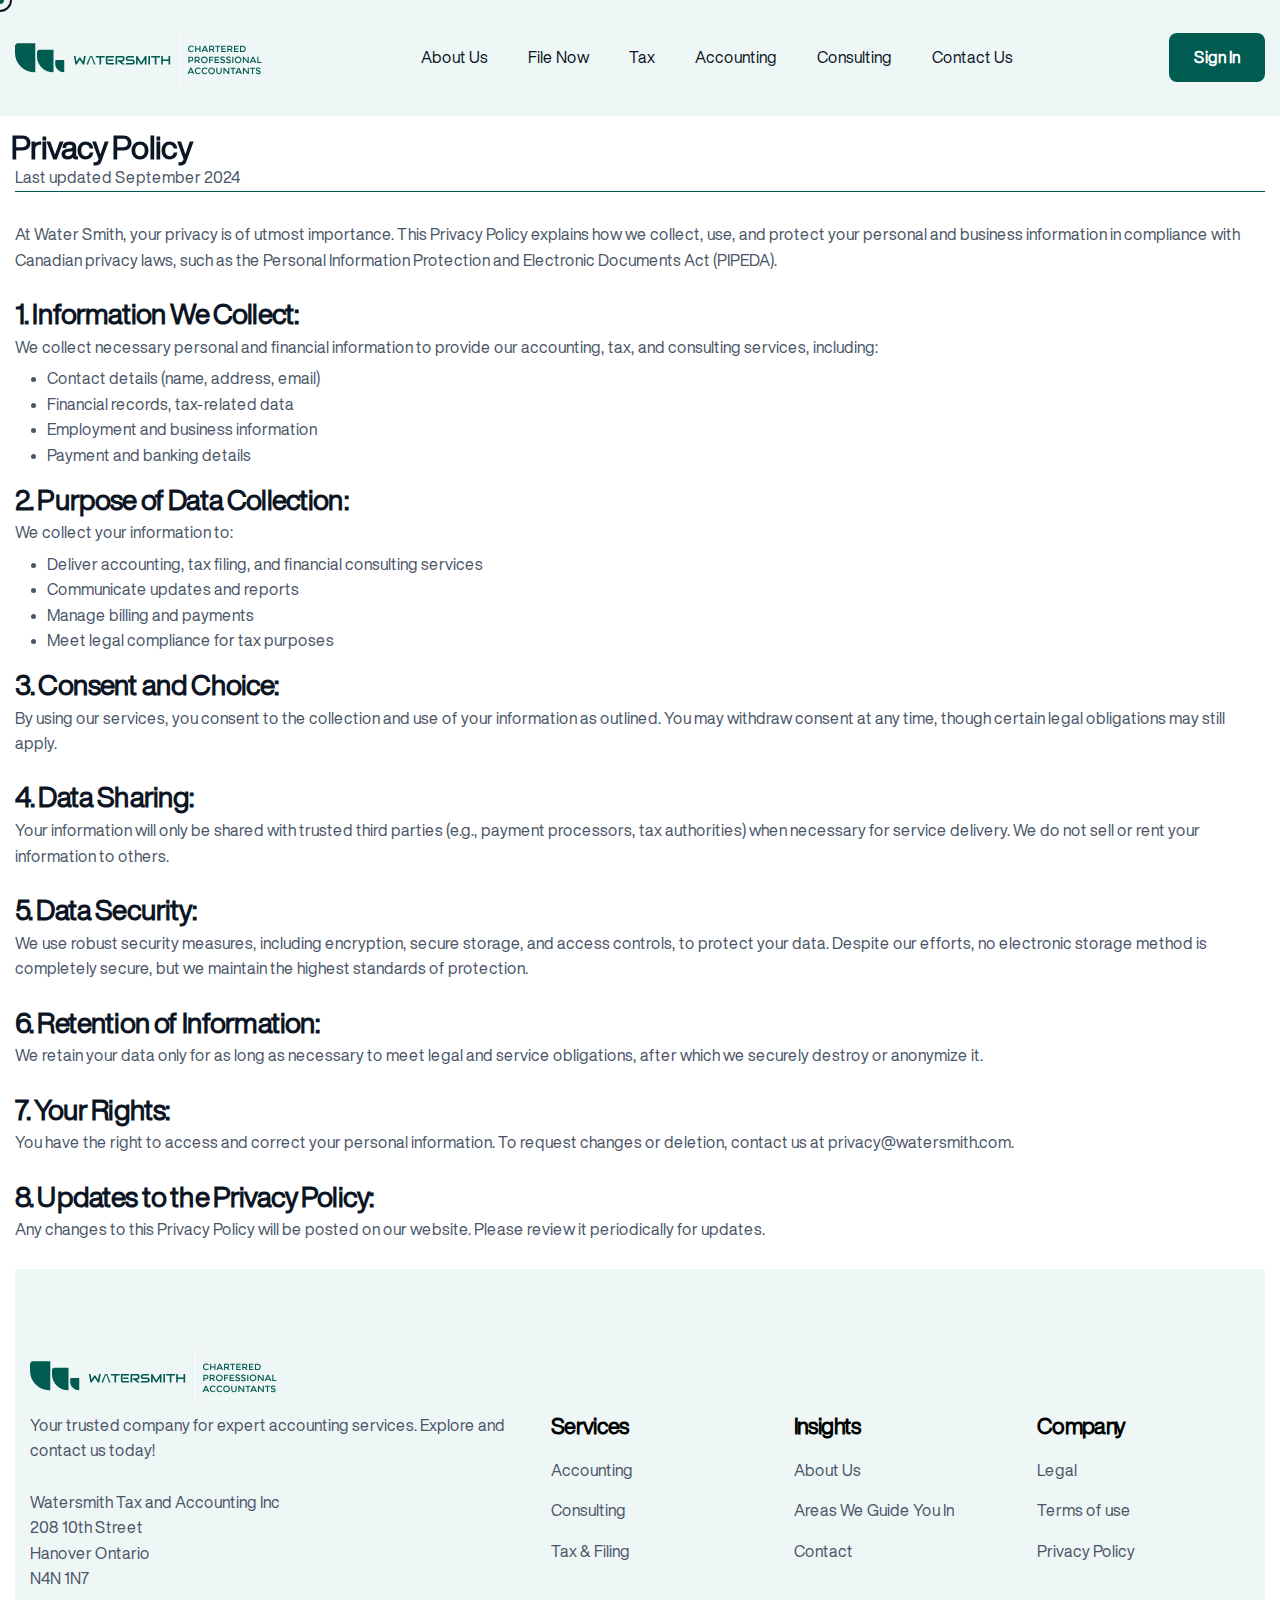
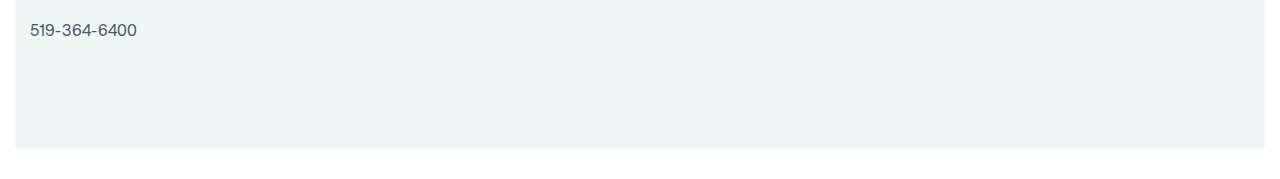
<file: privacy-policy.html>
<!DOCTYPE html>
<html lang="zxx">

<head>
    <!-- Meta -->
    <meta charset="utf-8">
    <meta http-equiv="X-UA-Compatible" content="IE=edge">
    <meta name="viewport" content="width=device-width, initial-scale=1.0">
    <meta name="description" content="">
    <meta name="keywords" content="">
    <!-- Page Title -->
    <title>Watersmith</title>
    <!-- Favicon Icon -->
    <link rel="shortcut icon" type="image/x-icon" href="images/favicon.png">
    <!-- Google Fonts Css-->
    <link href="https://assets.calendly.com/assets/external/widget.css" rel="stylesheet">
    <link rel="preconnect" href="https://fonts.googleapis.com">
    <link rel="preconnect" href="https://fonts.gstatic.com" crossorigin>
    <link href="https://fonts.googleapis.com/css2?family=Plus+Jakarta+Sans:ital,wght@0,200..800;1,200..800&display=swap"
        rel="stylesheet">
    <!-- Bootstrap Css -->
    <link href="css/bootstrap.min.css" rel="stylesheet" media="screen">
    <!-- SlickNav Css -->
    <link href="css/slicknav.min.css" rel="stylesheet">
    <!-- Swiper Css -->
    <link rel="stylesheet" href="css/swiper-bundle.min.css">
    <!-- Font Awesome Icon Css-->
    <link href="css/all.css" rel="stylesheet" media="screen">
    <!-- Animated Css -->
    <link href="css/animate.css" rel="stylesheet">
    <!-- Magnific Popup Core Css File -->
    <link rel="stylesheet" href="css/magnific-popup.css">
    <!-- Main Custom Css -->
    <link href="css/custom.css" rel="stylesheet" media="screen">
    <style>
        .policy p {
            padding-top: 5px;
        }
    </style>
</head>

<body class="tt-magic-cursor">

    <!-- Preloader Start -->
    <div class="preloader">
        <div class="loading-container">
            <div class="loading"></div>
            <div id="loading-icon"><img src="images/loaderr.svg" alt="Loader SVG"></div>
        </div>
    </div>
    <!-- Preloader End -->

    <!-- Magic Cursor Start -->
    <div id="magic-cursor">
        <div id="ball">
            <div class="circle"></div>
        </div>
    </div>
    <!-- Magic Cursor End -->

    <!-- Header Start -->
    <header class="main-header">
        <div class="header-sticky">
            <nav class="navbar navbar-expand-lg">
                <div class="container">
                    <!-- Logo Start -->
                    <a class="navbar-brand" href="index.html">
                        <img src="images/logo.svg" alt="Logo">
                    </a>
                    <!-- Logo End -->

                    <!-- Main Menu Start -->
                    <div class="collapse navbar-collapse main-menu">
                        <div class="nav-menu-wrapper">
                            <ul class="navbar-nav mr-auto text-center" id="menu">
                                <!-- <li class="nav-item"><a class="nav-link" href="index.html">Home</a></li> -->
                                <li class="nav-item"><a class="nav-link" href="about.html">About us</a></li>
                                <li class="nav-item"><a class="nav-link" href="file-now.html">File Now</a></li>
                                <li class="nav-item"><a class="nav-link" href="tax.html">Tax</a></li>
                                <li class="nav-item"><a class="nav-link" href="accounting.html">Accounting</a>
                                </li>
                                <li class="nav-item"><a class="nav-link" href="consulting.html">Consulting</a></li>
                                <li class="nav-item"><a class="nav-link" href="contact.html">Contact Us</a></li>
                                <li class="nav-item highlighted-menu">
                                    <div class="section-btn text-center">
                                        <a href="#" class="btn-default btn-highlighted">Sign In</a>
                                    </div>
                                </li>
                            </ul>
                        </div>
                        <!-- Let’s Start Button Start -->
                        <div class="header-btn d-inline-flex">
                            <a href="#" class="btn-default">Sign In</a>
                        </div>
                        <!-- Let’s Start Button End -->
                    </div>
                    <!-- Main Menu End -->

                    <div class="navbar-toggle"></div>
                </div>
            </nav>
            <div class="responsive-menu"></div>
        </div>
    </header>
    <!-- Header End -->
    <div class="hero main">
        <div class="container">
            <div class="section-title">

            </div>
            <h2 class="text-anime-style-3">Privacy Policy</h2>
            <p style="border-bottom: 1px solid #005b50;">Last updated September 2024</p>
        </div>
    </div>
    <div class="body-section">
        <div class="container">
            <div class="policy">
                <p>At Water Smith, your privacy is of utmost importance. This Privacy Policy explains how we collect,
                    use,
                    and
                    protect your personal and business information in compliance with Canadian privacy laws, such as the
                    Personal Information Protection and Electronic Documents Act (PIPEDA).</p>

                <h3>1. Information We Collect:</h3>
                <p>We collect necessary personal and financial information to provide our accounting, tax, and
                    consulting
                    services, including:</p>

                <ul style="margin-top: -20px;">
                    <li>Contact details (name, address, email)</li>
                    <li>Financial records, tax-related data</li>
                    <li>Employment and business information</li>
                    <li>Payment and banking details</li>
                </ul>
            </div>
            <div class="policy">
                <h3>2. Purpose of Data Collection:</h3>
                <p>We collect your information to:</p>

                <ul style="margin-top: -20px;">
                    <li>Deliver accounting, tax filing, and financial consulting services</li>
                    <li>Communicate updates and reports</li>
                    <li>Manage billing and payments</li>
                    <li>Meet legal compliance for tax purposes</li>
                </ul>
            </div>
            <div class="policy">
                <h3>3. Consent and Choice:</h3>
                <p>By using our services, you consent to the collection and use of your information as outlined. You
                    may withdraw consent at any time, though certain legal obligations may still apply.</p>
            </div>
            <div class="policy">
                <h3>4. Data Sharing:</h3>
                <p>Your information will only be shared with trusted third parties (e.g., payment processors, tax
                    authorities)
                    when necessary for service delivery. We do not sell or rent your information to others.</p>
                </ul>
            </div>
            <div class="policy">
                <h3>5. Data Security:</h3>
                <p> We use robust security measures, including encryption, secure storage, and access controls, to
                    protect your
                    data. Despite our efforts, no electronic storage method is completely secure, but we maintain the
                    highest
                    standards of protection.</p>
            </div>
            <div class="policy">
                <h3>6. Retention of Information:</h3>
                <p>We retain your data only for as long as necessary to meet legal and service obligations, after which
                    we
                    securely destroy or anonymize it.</p>
            </div>
            <div class="policy">
                <h3> 7. Your Rights:</h3>
                <p>You have the right to access and correct your personal information. To request changes or deletion,
                    contact
                    us at privacy@watersmith.com.</p>
            </div>
            <div class="policy">
                <h3> 8. Updates to the Privacy Policy:</h3>
                <p>Any changes to this Privacy Policy will be posted on our website. Please review it periodically for
                    updates.</p>
            </div>
        </div>
    </div>
    </div>


    <!-- Footer Start -->
    <footer class="main-footer">
        <div class="container">
            <div class="row">
                <div class="col-lg-12">
                    <!-- Footer Body Start -->
                    <div class="footer-body">
                        <div class="row">
                            <div class="col-lg-5">

                                <div class="footer-logo">
                                    <img src="images/logo.svg" alt="Footer Logo Image">
                                </div>
                                <p style="padding-top: 10px; margin-right: 15px;">
                                    Your trusted company for expert accounting
                                    services. Explore and contact us today!
                                </p>
                                <p>
                                    Watersmith Tax and Accounting Inc <br>
                                    208 10th Street <br>
                                    Hanover Ontario <br>
                                    N4N 1N7
                                </p>
                                <p>
                                    519-364-6400
                                </p>
                            </div>

                            <div class="col-lg-7 " style="margin-top: 65px;">
                                <div class="row">
                                    <div class="col-md-4">
                                        <!-- Footer Links Start -->
                                        <div class="footer-links">
                                            <h2>Services</h2>
                                            <ul>
                                                <li><a href="accounting.html">Accounting</a></li>
                                                <li><a href="consulting.html">Consulting</a></li>
                                                <li><a href="tax.html">Tax & Filing</a></li>
                                            </ul>
                                        </div>
                                        <!-- Footer Links End -->
                                    </div>

                                    <div class="col-md-4">
                                        <!-- Footer Links Start -->
                                        <div class="footer-links">
                                            <h2>Insights</h2>
                                            <ul>
                                                <li><a href="about.html">About Us</a></li>
                                                <li><a href="#">Areas We Guide You In</a></li>
                                                <li><a href="contact.html">Contact</a></li>
                                            </ul>
                                        </div>
                                        <!-- Footer Links End -->
                                    </div>

                                    <div class="col-md-4">
                                        <!-- Footer Contact Start -->
                                        <div class="footer-contact">
                                            <h2>Company</h2>
                                            <ul>
                                                <li><a href="#">Legal</a></li>
                                                <li><a href="terms-of-use.html">Terms of use</a></li>
                                                <li><a href="privacy-policy.html">Privacy Policy</a></li>
                                            </ul>
                                        </div>
                                        <!-- Footer Contact End -->
                                    </div>
                                </div>
                            </div>
                        </div>
                    </div>
                    <!-- Footer Body End -->
                </div>
            </div>
        </div>
    </footer>
    <!-- Footer End -->


    <script src="https://assets.calendly.com/assets/external/widget.js" type="text/javascript" async></script>

    <!-- Jquery Library File -->
    <script src="js/jquery-3.7.1.min.js"></script>
    <!-- Bootstrap js file -->
    <script src="js/bootstrap.min.js"></script>
    <!-- Validator js file -->
    <script src="js/validator.min.js"></script>
    <!-- SlickNav js file -->
    <script src="js/jquery.slicknav.js"></script>
    <!-- Swiper js file -->
    <script src="js/swiper-bundle.min.js"></script>
    <!-- Counter js file -->
    <script src="js/jquery.waypoints.min.js"></script>
    <script src="js/jquery.counterup.min.js"></script>
    <!-- Magnific js file -->
    <script src="js/jquery.magnific-popup.min.js"></script>
    <!-- SmoothScroll -->
    <script src="js/SmoothScroll.js"></script>
    <!-- MagicCursor js file -->
    <script src="js/gsap.min.js"></script>
    <script src="js/magiccursor.js"></script>
    <!-- Text Effect js file -->
    <script src="js/SplitText.js"></script>
    <script src="js/ScrollTrigger.min.js"></script>
    <!-- Wow js file -->
    <script src="js/wow.js"></script>
    <!-- Main Custom js file -->
    <script src="js/function.js"></script>
</body>

</html>
</file>
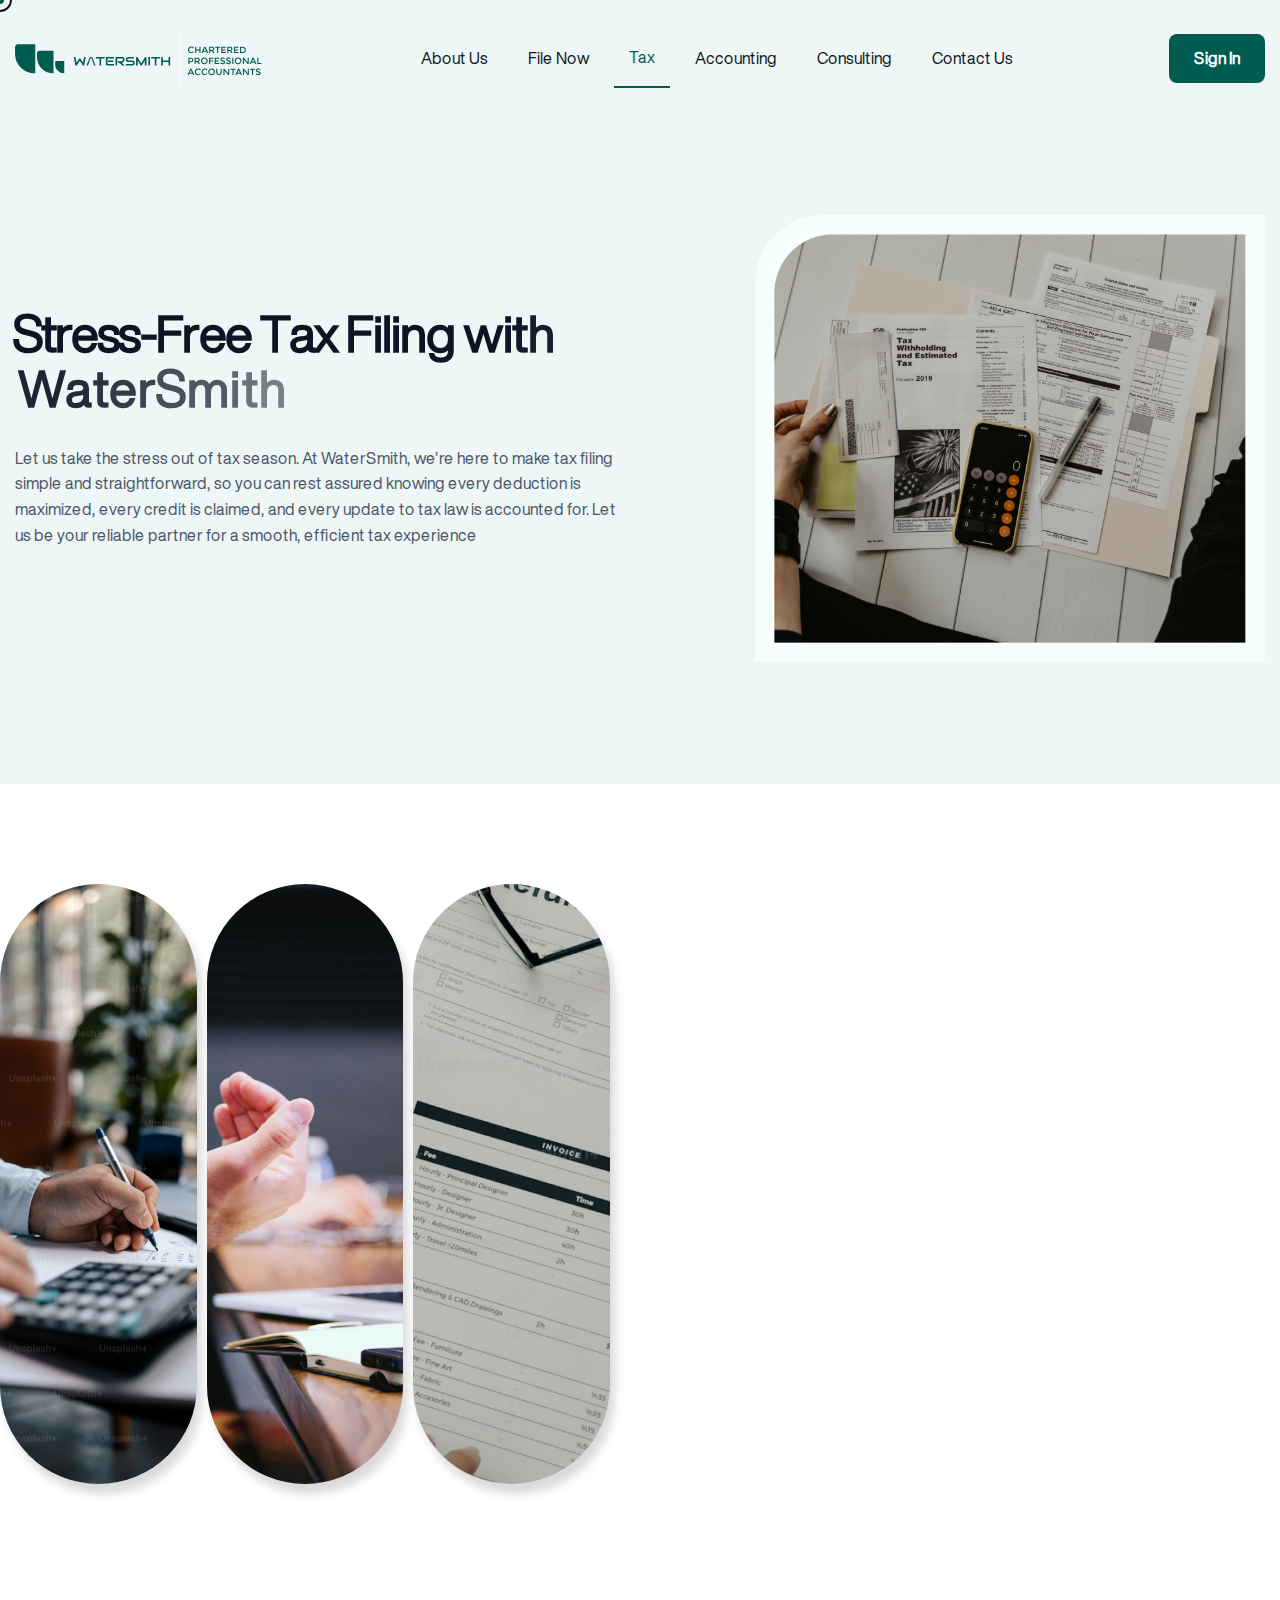
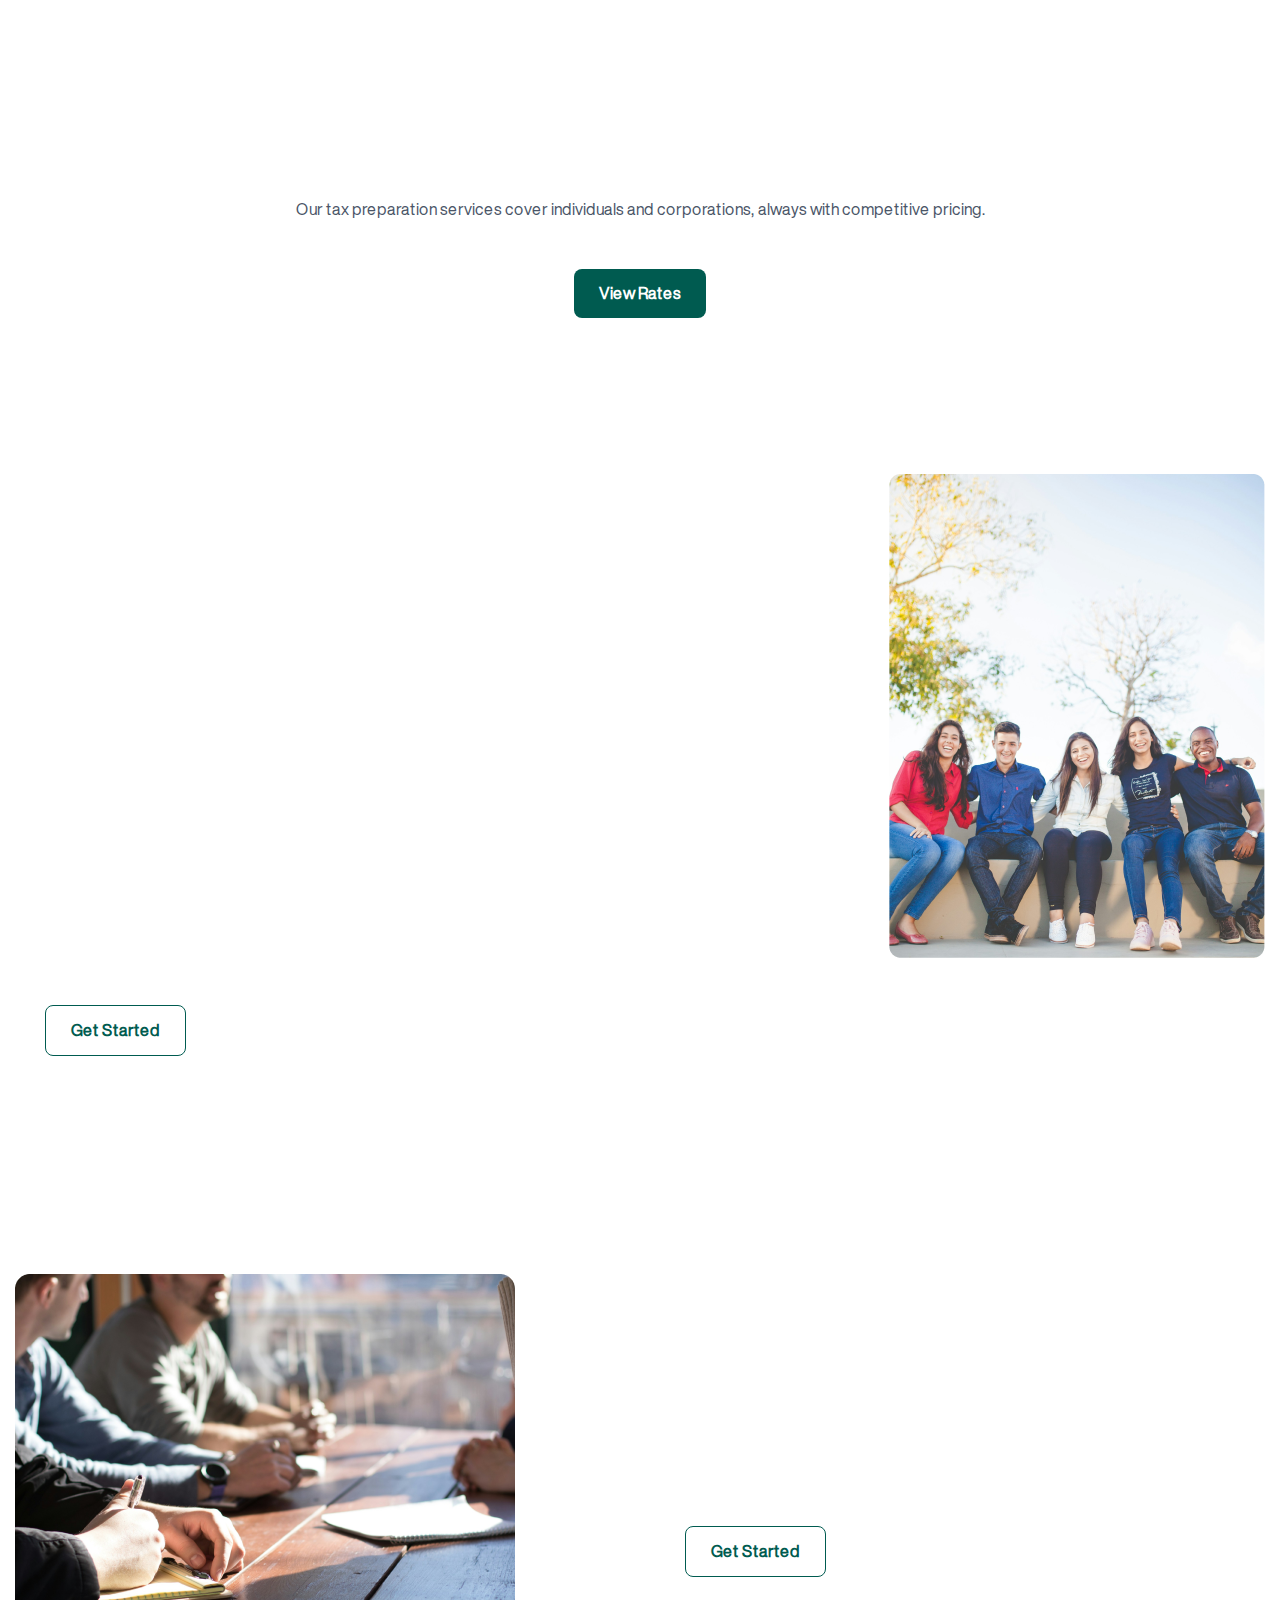
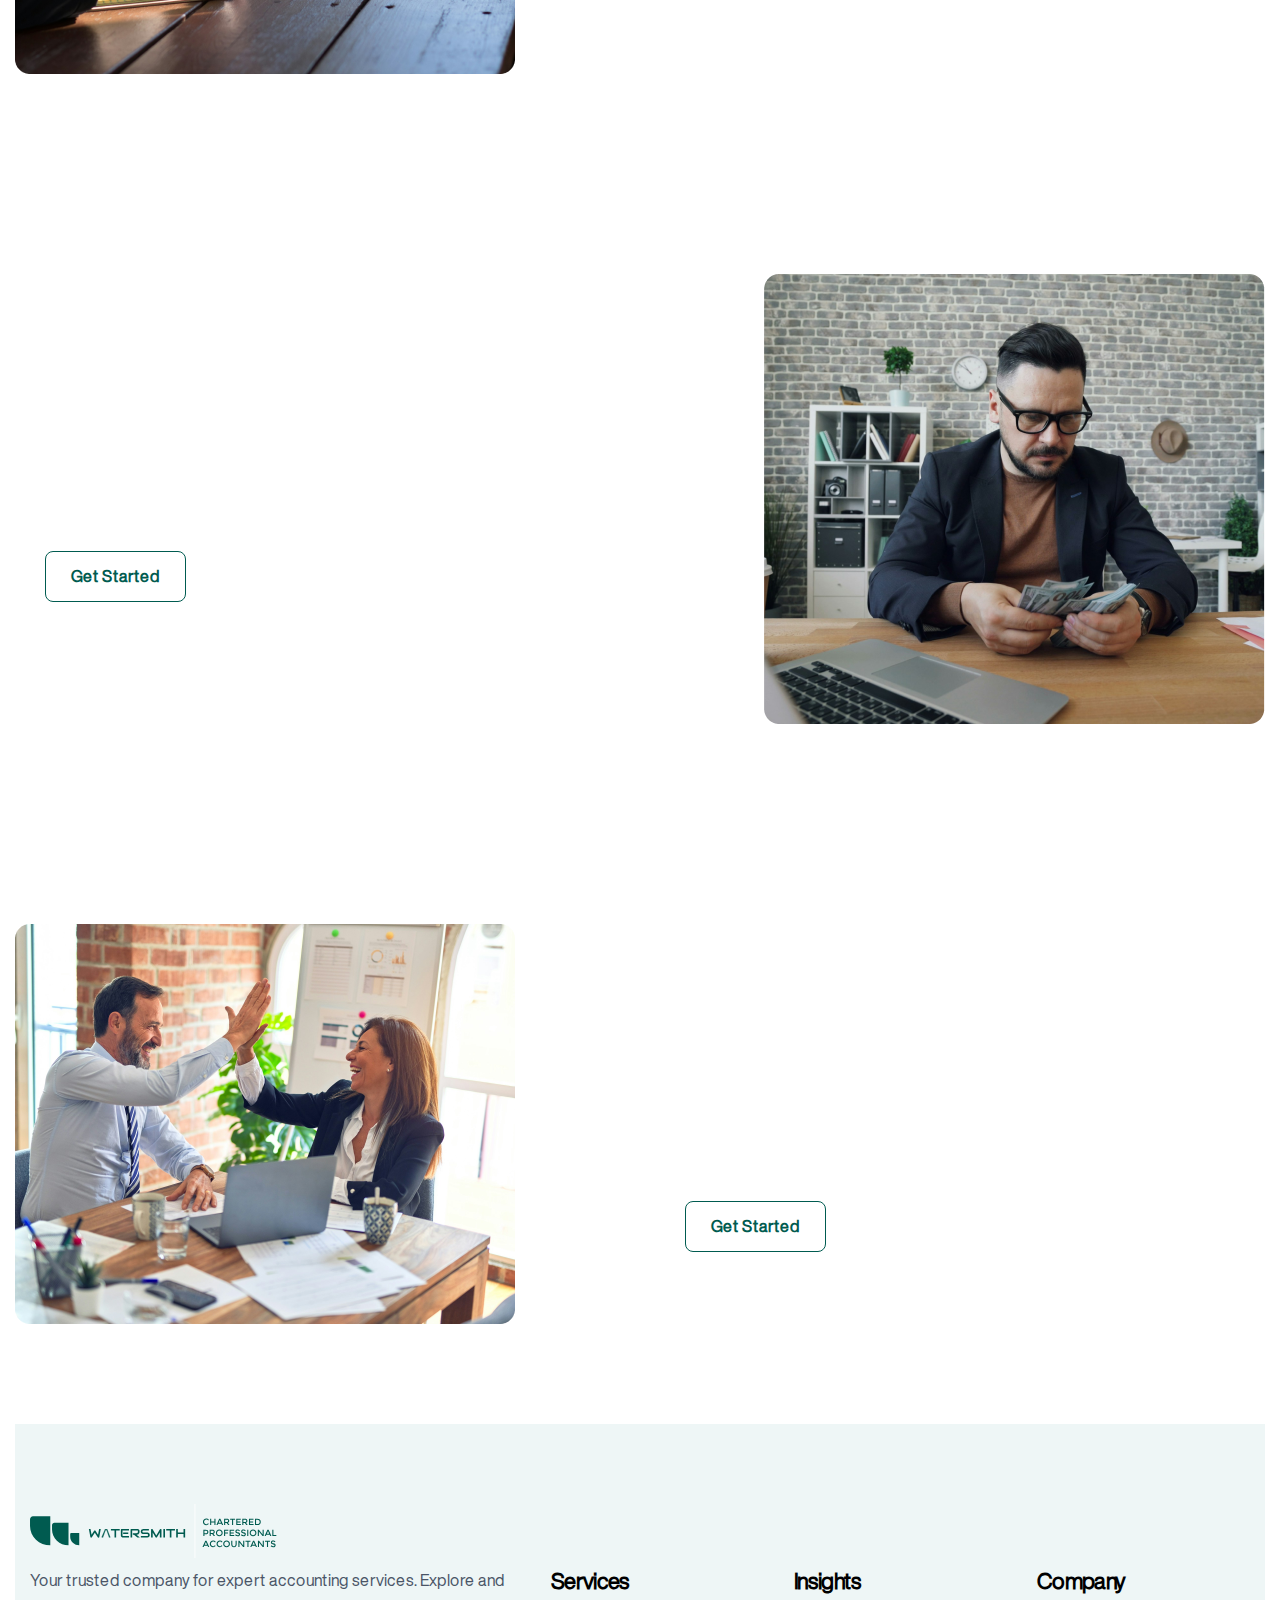
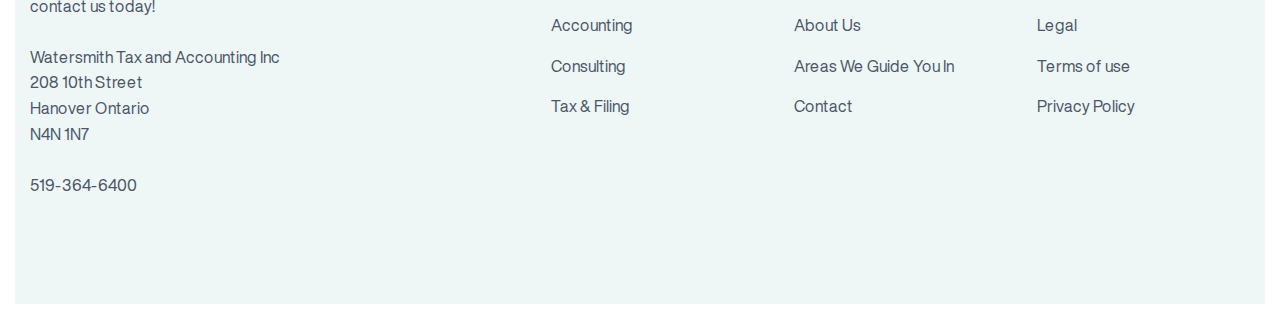
<file: tax.html>
<!DOCTYPE html>
<html lang="zxx">

<head>
    <!-- Meta -->
    <meta charset="utf-8">
    <meta http-equiv="X-UA-Compatible" content="IE=edge">
    <meta name="viewport" content="width=device-width, initial-scale=1.0">
    <meta name="description" content="">
    <meta name="keywords" content="">
    <!-- Page Title -->
    <title>Watersmith</title>
    <!-- Favicon Icon -->
    <link rel="shortcut icon" type="image/x-icon" href="images/favicon.png">
    <!-- Google Fonts Css-->
    <link href="https://assets.calendly.com/assets/external/widget.css" rel="stylesheet">
    <link rel="preconnect" href="https://fonts.googleapis.com">
    <link rel="preconnect" href="https://fonts.gstatic.com" crossorigin>
    <link href="https://fonts.googleapis.com/css2?family=Plus+Jakarta+Sans:ital,wght@0,200..800;1,200..800&display=swap"
        rel="stylesheet">
    <!-- Bootstrap Css -->
    <link href="css/bootstrap.min.css" rel="stylesheet" media="screen">
    <!-- SlickNav Css -->
    <link href="css/slicknav.min.css" rel="stylesheet">
    <!-- Swiper Css -->
    <link rel="stylesheet" href="css/swiper-bundle.min.css">
    <!-- Font Awesome Icon Css-->
    <link href="css/all.css" rel="stylesheet" media="screen">
    <!-- Animated Css -->
    <link href="css/animate.css" rel="stylesheet">
    <!-- Magnific Popup Core Css File -->
    <link rel="stylesheet" href="css/magnific-popup.css">
    <!-- Main Custom Css -->
    <link href="css/custom.css" rel="stylesheet" media="screen">
    <style>
        .hero-image {
            position: relative;
            /* Establishes a positioning context for absolutely positioned children */
            display: inline-block;
            /* Ensures the container fits around the images */
        }

        .hero-img {
            display: block;
            /* Removes extra space at the bottom of images, especially in older browsers */
            width: 100%;
            /* Ensure that the main image scales as needed */
        }

        .img-top {
            position: absolute;
            /* Allows positioning relative to the nearest positioned ancestor (hero-image) */
            bottom: 0;
            /* Aligns to the bottom of the hero-image container */
            left: -100px;
            /* Aligns to the left of the hero-image container */
            width: 400px;
            /* Adjust as needed for the desired size of img-top */
            height: auto;
            /* Adjust as needed for the desired size of img-top */
        }

        .tax-list li {
            padding-bottom: 10px;
            margin-bottom: 10px;
        }

        .white-box {
            position: absolute;
            bottom: 25px;
            border-radius: 10px;
            padding-left: 30px;
            /* Changed from top: 50% to bottom: 30px */
            left: 50%;
            transform: translateX(-50%);
            /* Removed translateY */
            background-color: white;
            /*padding: 20px;*/
            width: 90%;
            box-shadow: 0 2px 4px rgba(0, 0, 0, 0.1);
        }

        .cards h2 {
            text-align: left;
            padding-top: 10px;
            font-size: medium;
            font-weight: 800;
            color: #005b50;
            margin-bottom: 10px;
        }

        @keyframes fallFromTop {
            0% {
                transform: translateY(-100px);
                opacity: 0;
            }

            100% {
                transform: translateY(0);
                opacity: 1;
            }
        }

        @keyframes riseFromBottom {
            0% {
                transform: translateY(100px);
                opacity: 0;
            }

            100% {
                transform: translateY(0);
                opacity: 1;
            }
        }

        .contentLeft .row .imgWrapper.animate {
            opacity: 1;
            /* Ensure visibility remains after animation */
        }

        .contentLeft .row .imgWrapper,
        .contentLeft .row .imgWrapper img {
            padding: 0;
            margin: 0;
            border: none;
            /* Ensure there is no border causing spacing */
        }

        .contentLeft .row {
            width: 100%;
            display: grid;
            grid-template-columns: repeat(3, 1fr);
            grid-gap: 10px;
        }

        .contentLeft .row .imgWrapper {
            width: 100%;
            height: 600px;
            overflow: hidden;
            border-radius: 100px;
            cursor: pointer;
            box-shadow: 5px 10px 10px rgba(0, 0, 0, 0.15);
        }

        .contentLeft .row .imgWrapper img {
            width: 100% !important;
            height: 100% !important;
            object-fit: cover !important;
            user-select: none;
            transition: 0.3s ease;
        }

        .contentLeft .row .imgWrapper:hover img {
            transform: scale(1.5);
        }

        .contentLeft .row .imgWrapper.animate:nth-child(odd) {
            animation: fallFromTop 1s ease-out forwards;
        }

        .contentLeft .row .imgWrapper.animate:nth-child(even) {
            animation: riseFromBottom 1s ease-out forwards;
        }

        @media only screen and (max-width: 768px) {

            .contentLeft .row {
                grid-template-columns: repeat(3, 1fr);
            }

            .contentLeft .row .imgWrapper {
                height: 400px;
                border-radius: 100px;
            }

            .employee-content {
                margin-top: 15px;
            }

            .employee-content .section-title h2 {
                font-size: 25px !important;
            }

        }

        .list-container {
            display: flex;
            justify-content: space-between;
            padding-bottom: 15px;
        }

        .list-column {
            width: 45%;
        }

        .tax-list li {
            padding-bottom: 10px;
            display: flex;
            align-items: center;
        }

        .cards li {
            margin-bottom: 5px;
            font-size: small;
            font-weight: 600;
            display: flex;
            align-items: center;
        }

        .check-icon {
            width: 26px;
            height: 26px;
            margin-right: 5px;
        }

        .cards .check-icon {
            width: 16px;
            height: 16px;
            margin-right: 5px;
        }

        @media only screen and (max-width: 1024px) {
            .contentLeft {
                margin-bottom: 20px;
                margin-left: 10px;
            }
        }

        @media only screen and (max-width: 768px) {
            .cards .small-li {
                font-size: 10px !important;
                font-weight: 700;
            }
        }
    </style>
</head>

<body class="tt-magic-cursor">

    <!-- Preloader Start -->
    <div class="preloader">
        <div class="loading-container">
            <div class="loading"></div>
            <div id="loading-icon"><img src="images/loaderr.svg" alt="Loader SVG"></div>
        </div>
    </div>
    <!-- Preloader End -->

    <!-- Magic Cursor Start -->
    <div id="magic-cursor">
        <div id="ball">
            <div class="circle"></div>
        </div>
    </div>
    <!-- Magic Cursor End -->

    <!-- Header Start -->
    <header class="main-header">
        <div class="header-sticky">
            <nav class="navbar navbar-expand-lg">
                <div class="container">
                    <!-- Logo Start -->
                    <a class="navbar-brand" href="index.html">
                        <img src="images/logo.svg" alt="Logo">
                    </a>
                    <!-- Logo End -->

                    <!-- Main Menu Start -->
                    <div class="collapse navbar-collapse main-menu">
                        <div class="nav-menu-wrapper">
                            <ul class="navbar-nav mr-auto text-center" id="menu">
                                <!-- <li class="nav-item"><a class="nav-link" href="index.html">Home</a></li> -->
                                <li class="nav-item"><a class="nav-link" href="about.html">About us</a></li>
                                <li class="nav-item"><a class="nav-link" href="file-now.html">File Now</a></li>
                                <li class="nav-item"><a class="nav-link active" href="tax.html">Tax</a></li>
                                <li class="nav-item"><a class="nav-link" href="accounting.html">Accounting</a>
                                </li>
                                <li class="nav-item"><a class="nav-link" href="consulting.html">Consulting</a></li>
                                <li class="nav-item"><a class="nav-link" href="contact.html">Contact Us</a></li>
                                <li class="nav-item highlighted-menu">
                                    <div class="section-btn text-center">
                                        <a href="#" class="btn-default btn-highlighted">Sign In</a>
                                    </div>
                                </li>
                            </ul>
                        </div>
                        <!-- Let’s Start Button Start -->
                        <div class="header-btn d-inline-flex">
                            <a href="#" class="btn-default">Sign In</a>
                        </div>
                        <!-- Let’s Start Button End -->
                    </div>
                    <!-- Main Menu End -->

                    <div class="navbar-toggle"></div>
                </div>
            </nav>
            <div class="responsive-menu"></div>
        </div>
    </header>
    <!-- Header End -->

    <!-- Hero Section Start -->
    <div class="hero light-bg-section">
        <div class="container">
            <div class="row align-items-center">
                <div class="col-lg-6">
                    <!-- Hero Left Content Start -->
                    <div class="hero-content">
                        <div class="section-title">
                            <h1 class="text-anime-style-3">Stress-Free Tax Filing with WaterSmith</h1>
                        </div>
                        <div class="hero-content-body wow fadeInUp" data-wow-delay="0.5s">
                            <p>Let us take the stress out of tax season. At WaterSmith, we’re here to make tax filing
                                simple and straightforward, so you can rest assured knowing every deduction is
                                maximized, every credit is claimed, and every update to tax law is accounted for. Let us
                                be your reliable partner for a smooth, efficient tax experience</p>
                        </div>
                    </div>
                    <!-- Hero Left Content End -->
                </div>

                <div class="col-lg-6">
                    <!-- Hero Image Start -->
                    <div class="hero-image">
                        <figure>
                            <!-- <img src="images/img-top.png" alt="Overlay Image" class="img-top"> -->
                            <img src="images/hero-img-5.png" alt="Main Image" class="hero-img">
                        </figure>
                    </div>
                    <!-- Hero Image End -->
                </div>
            </div>
        </div>
    </div>
    <!-- Hero Section End -->


    <!-- Our Employee Section Start -->
    <div class="our-employee">
        <div class="container">
            <div class="row align-items-start">
                <!-- Changed align-items-center to align-items-start -->

                <div class="col-lg-6 text-start">
                    <!-- Added text-end for right alignment of the image -->
                    <div class="contentLeft">
                        <div class="row">
                            <div class="imgWrapper">
                                <img src="images/tax1.png" alt="Tax Image">
                            </div>
                            <div class="imgWrapper">
                                <img src="images/tax2.png" alt="Tax Image">
                            </div>
                            <div class="imgWrapper">
                                <img src="images/tax3.png" alt="Tax Image">
                            </div>
                            <!-- <div class="imgWrapper">
                                <img src="images/tax1.png" alt="">
                            </div> -->

                        </div>
                    </div>
                </div>

                <div class="col-lg-6 order-2 order-lg-1 text-start">
                    <!-- Added text-start for left alignment of text -->
                    <!-- Employee Content Start -->
                    <div class="employee-content">
                        <!-- Section Title Start -->
                        <div class="section-title">
                            <h2 class="text-anime-style-3">Whatever Your Tax Situation, We’ve Got You Covered</h2>
                        </div>
                        <!-- Section Title End -->

                        <!-- Employee Body Start -->
                        <div class="employee-body wow fadeInUp" data-wow-delay="0.25s">
                            <p>Whether you're:</p>

                            <ul class="tax-list" style="list-style-type: none; padding-left: 0;">
                                <!-- Removed default padding to align left -->
                                <li><img src="images/tick.png" alt="Check Icon" class="check-icon">Catching up on past
                                    taxes
                                </li>
                                <li><img src="images/tick.png" alt="Check Icon" class="check-icon">New to Canada</li>
                                <li><img src="images/tick.png" alt="Check Icon" class="check-icon">Moving between
                                    provinces</li>
                                <li><img src="images/tick.png" alt="Check Icon" class="check-icon">Starting a business
                                </li>
                                <li><img src="images/tick.png" alt="Check Icon" class="check-icon">Buying a rental
                                    property
                                </li>
                                <li><img src="images/tick.png" alt="Check Icon" class="check-icon">Changing jobs
                                </li>
                                <li><img src="images/tick.png" alt="Check Icon" class="check-icon">Planning for
                                    retirement</li>

                            </ul>
                        </div>
                        <!-- Employee Body End -->

                    </div>
                    <!-- Employee Content End -->
                </div>


            </div>

        </div>
    </div>
    <!-- Our Employee Section End -->

    <!-- Our Employee Section Start -->
    <div class="our-employee">
        <div class="container">
            <div class="col-lg-12 text-center" style="margin-bottom: 40px;">
                <!-- Section Title Start -->
                <div class="section-title">

                    <h2 class="text-anime-style-3">Tax Services for Individuals and Corporations</h2>
                    <p style="padding-top: 10px; padding-bottom: 20px;">Our tax preparation services cover individuals
                        and corporations, always with competitive pricing.</p>
                    <div class="" style="margin-bottom: 10px;">
                        <button type="button" class="btn btn-default" data-bs-toggle="modal"
                            data-bs-target="#pricingModal">
                            View Rates
                        </button>
                        <!-- <a href="javascript:void(0)" class="btn-default" data-toggle="modal"
                            data-target="#pricingModal">View Rates</a> -->
                    </div>
                </div>

                <!-- Section Title End -->
            </div>
            <div class="row">
                <!-- Changed align-items-center to align-items-start -->

                <div class="col-lg-6 order-2 order-lg-1 text-start">
                    <!-- Added text-start for left alignment of text -->
                    <!-- Employee Content Start -->
                    <div class="employee-content">
                        <!-- Section Title Start -->
                        <div class="section-title">
                            <h2 class="text-anime-style-3">Students</h2>
                        </div>
                        <!-- Section Title End -->

                        <!-- Employee Body Start -->
                        <div class="employee-body wow fadeInUp" data-wow-delay="0.25s">
                            <p>Make the most of your student status with tax credits like the GST/HST and Ontario
                                Trillium Benefit. Filing also lets you claim tuition credits for future use. Gather
                                these essentials, and we’ll do the rest:
                            </p>
                            <ul class="tax-list" style="list-style-type: none; padding-left: 0;">
                                <!-- Removed default padding to align left -->
                                <li
                                    style="background-color: rgba(0, 91, 80, 0.2); border-radius: 10px; display: flex; align-items: center; padding: 20px;">
                                    <img src="images/tick.png" alt="Check Icon" class="check-icon">Income Slips</li>
                                <li
                                    style="background-color: rgba(39, 180, 43, 0.2); border-radius: 10px; display: flex; align-items: center; padding: 20px;">
                                    <img src="images/tick.png" alt="Check Icon" class="check-icon">Tuition Receipts</li>
                                <li
                                    style="background-color: rgba(0, 91, 80, 0.2); border-radius: 10px; display: flex; align-items: center; padding: 20px;">
                                    <img src="images/tick.png" alt="Check Icon" class="check-icon">Rent Information</li>
                                <li style="background-color: rgba(39, 180, 43, 0.2); border-radius: 10px; display: flex;
                                    align-items: center; padding: 20px;">
                                    <img src="images/tick.png" alt="Check Icon" class="check-icon">Donations</li>
                                <li
                                    style="background-color: rgba(0, 91, 80, 0.2); border-radius: 10px; display: flex; align-items: center; padding: 20px;">
                                    <img src="images/tick.png" alt="Check Icon" class="check-icon"> Metro passes
                                    (weekly, monthly,
                                    or presto card)</li>
                            </ul>
                        </div>
                        <!-- Employee Body End -->

                        <!-- Employee Footer Start -->
                        <div class="" style="margin-bottom: 10px;">
                            <a onclick="Calendly.initPopupWidget({url: 'https://calendly.com/watersmithcpa/30min'});return false;"
                                class="btn-default btn-highlighted" style="cursor: pointer;">Get
                                Started</a>
                        </div>
                        <!-- Employee Footer End -->
                    </div>
                    <!-- Employee Content End -->
                </div>
                <div class="col-lg-6 order-1 order-lg-2 d-flex align-items-center justify-content-end">
                    <!-- Added text-end for right alignment of the image -->
                    <div class="employee-image">
                        <img src="images/file-16.png" alt="Tax Image">
                    </div>
                </div>

            </div>

        </div>
    </div>
    <!-- Our Employee Section End -->
    <div class="modal fade" id="pricingModal" tabindex="-1" aria-labelledby="pricingModalLabel" aria-hidden="true">
        <div class="modal-dialog modal-lg">
            <div class="modal-content">
                <div class="modal-header" style="background-color: #EFFFFD;">
                    <h5 class="modal-title" id="pricingModalLabel">Rates</h5>
                    <button type="button" class="btn-close" data-bs-dismiss="modal" aria-label="Close"></button>
                </div>
                <div class="modal-body" style="background-color: #EFFFFD;">
                    <div class="row">
                        <div class="col-lg-6">
                            <!-- Pricing Box Start -->
                            <div class="pricing-box">
                                <!-- Pricing Box Header Start -->
                                <div class="pricing-box-header">

                                    <div class="pricing-box-content text-center">
                                        <h3>student</h3>
                                        <!-- <p>At vero eos et accusamus et iusto odio qui blanditiis praesentium voluptatum
                                            deleniti atque corrupti quos dolores.</p> -->
                                    </div>
                                    <div class="pricing-box-title text-center">
                                        <h2 style="color: #005b50;">$50</h2>
                                    </div>
                                    <div class="pricing-box-content">
                                        <!-- <h3>starter package</h3> -->
                                        <p>Student rate includes:</p>
                                    </div>
                                </div>

                                <!-- Pricing Box Header End -->

                                <!-- Pricing Box Body Start -->
                                <div class="pricing-box-body">
                                    <ul>
                                        <li><img src="images/tick.png" alt="Check Icon" class="check-icon">E-filing</li>
                                        <li><img src="images/tick.png" alt="Check Icon" class="check-icon">Remote filing
                                            only</li>
                                        <li><img src="images/tick.png" alt="Check Icon" class="check-icon">Previous
                                            years filing</li>
                                        <li><img src="images/tick.png" alt="Check Icon" class="check-icon">Client copy
                                        </li>
                                        <li><img src="images/tick.png" alt="Check Icon" class="check-icon">Year round
                                            support</li>
                                    </ul>
                                </div>
                                <!-- Pricing Box Body End -->
                            </div>
                            <!-- Pricing Box End -->
                        </div>
                        <div class="col-lg-6">
                            <!-- Pricing Box Start -->
                            <div class="pricing-box">
                                <!-- Pricing Box Header Start -->
                                <div class="pricing-box-header">

                                    <div class="pricing-box-content text-center">
                                        <h3>employed</h3>
                                        <!-- <p>At vero eos et accusamus et iusto odio qui blanditiis praesentium voluptatum
                                            deleniti atque corrupti quos dolores.</p> -->
                                    </div>
                                    <div class="pricing-box-title text-center">
                                        <h2 style="color: #005b50;">$85</h2>
                                    </div>
                                    <div class="pricing-box-content">
                                        <!-- <h3>starter package</h3> -->
                                        <p>Employed rate includes:</p>
                                    </div>
                                </div>

                                <!-- Pricing Box Header End -->

                                <!-- Pricing Box Body Start -->
                                <div class="pricing-box-body">
                                    <ul>
                                        <li><img src="images/tick.png" alt="Check Icon" class="check-icon">E-filing</li>
                                        <li><img src="images/tick.png" alt="Check Icon" class="check-icon">Remote filing
                                            only</li>
                                        <li><img src="images/tick.png" alt="Check Icon" class="check-icon">Previous
                                            years filing</li>
                                        <li><img src="images/tick.png" alt="Check Icon" class="check-icon">Client copy
                                        </li>
                                        <li><img src="images/tick.png" alt="Check Icon" class="check-icon">Various
                                            Income types</li>
                                        <li><img src="images/tick.png" alt="Check Icon"
                                                class="check-icon">Representation with the CRA</li>

                                    </ul>
                                </div>
                                <!-- Pricing Box Body End -->
                            </div>
                            <!-- Pricing Box End -->
                        </div>

                        <div class="col-lg-6">
                            <!-- Pricing Box Start -->
                            <div class="pricing-box">
                                <!-- Pricing Box Header Start -->
                                <div class="pricing-box-header">

                                    <div class="pricing-box-content text-center">
                                        <h3>self-employed</h3>
                                        <!-- <p>At vero eos et accusamus et iusto odio qui blanditiis praesentium voluptatum
                                            deleniti atque corrupti quos dolores.</p> -->
                                    </div>
                                    <div class="pricing-box-title text-center">
                                        <h2 style="color: #005b50;">$180</h2>
                                    </div>
                                    <div class="pricing-box-content">
                                        <!-- <h3>starter package</h3> -->
                                        <p>Self-employed rate includes:</p>
                                    </div>
                                </div>

                                <!-- Pricing Box Header End -->

                                <!-- Pricing Box Body Start -->
                                <div class="pricing-box-body">
                                    <ul>
                                        <li><img src="images/tick.png" alt="Check Icon" class="check-icon">E-filing
                                        </li>
                                        <li><img src="images/tick.png" alt="Check Icon" class="check-icon">Remote
                                            filing
                                            only</li>
                                        <li><img src="images/tick.png" alt="Check Icon" class="check-icon">Previous
                                            years filing</li>
                                        <li><img src="images/tick.png" alt="Check Icon" class="check-icon">Client copy
                                        </li>
                                        <li><img src="images/tick.png" alt="Check Icon" class="check-icon">Various
                                            Income types</li>
                                        <li><img src="images/tick.png" alt="Check Icon"
                                                class="check-icon">Representation with the CRA</li>

                                    </ul>
                                </div>
                                <!-- Pricing Box Body End -->
                            </div>
                            <!-- Pricing Box End -->
                        </div>

                        <div class="col-lg-6">
                            <!-- Pricing Box Start -->
                            <div class="pricing-box">
                                <!-- Pricing Box Header Start -->
                                <div class="pricing-box-header">

                                    <div class="pricing-box-content text-center">
                                        <h3>corporate</h3>
                                        <!-- <p>At vero eos et accusamus et iusto odio qui blanditiis praesentium voluptatum
                                            deleniti atque corrupti quos dolores.</p> -->
                                    </div>
                                    <div class="pricing-box-title text-center">
                                        <h2 style="color: #005b50;">$685</h2>
                                    </div>
                                    <div class="pricing-box-content">
                                        <!-- <h3>starter package</h3> -->
                                        <p>Corporate rate includes:</p>
                                    </div>
                                </div>

                                <!-- Pricing Box Header End -->

                                <!-- Pricing Box Body Start -->
                                <div class="pricing-box-body">
                                    <ul>
                                        <li><img src="images/tick.png" alt="Check Icon" class="check-icon">E-filing
                                        </li>
                                        <li><img src="images/tick.png" alt="Check Icon" class="check-icon">Remote
                                            filing
                                            only</li>
                                        <li><img src="images/tick.png" alt="Check Icon" class="check-icon">Previous
                                            years filing</li>
                                        <li><img src="images/tick.png" alt="Check Icon" class="check-icon">Client copy
                                        </li>
                                        <li><img src="images/tick.png" alt="Check Icon" class="check-icon">Various
                                            Income types</li>
                                        <li><img src="images/tick.png" alt="Check Icon"
                                                class="check-icon">Representation with the CRA</li>
                                        <li><img src="images/tick.png" alt="Check Icon" class="check-icon">Real-time
                                            filing</li>

                                    </ul>
                                </div>
                                <!-- Pricing Box Body End -->
                            </div>
                            <!-- Pricing Box End -->
                        </div>
                    </div>
                </div>
                <div class="modal-footer" style="background-color: #EFFFFD;">
                    <button type="button" class="btn btn-default" data-bs-dismiss="modal">Close</button>
                </div>
            </div>
        </div>
    </div>
    </div>
    <!-- Our Employee Section Start -->
    <div class="our-employee">
        <div class="container">
            <div class="row align-items-start">
                <!-- Changed align-items-center to align-items-start -->
                <div class="col-lg-6 order-2 order-lg-1 text-start">
                    <!-- Added text-end for right alignment of the image -->
                    <div class="employee-image">
                        <img src="images/file-9.png" alt="Tax Image">
                    </div>
                </div>
                <div class="col-lg-6 order-2 order-lg-1 text-start">
                    <!-- Added text-start for left alignment of text -->
                    <!-- Employee Content Start -->
                    <div class="employee-content">
                        <!-- Section Title Start -->
                        <div class="section-title">
                            <h2 class="text-anime-style-3">Employed Individuals</h2>
                        </div>
                        <!-- Section Title End -->

                        <!-- Employee Body Start -->
                        <div class="employee-body wow fadeInUp" data-wow-delay="0.25s">
                            <p>Navigate your employment taxes with ease. We maximize your deductions and credits,
                                including support with back taxes, so you’re always compliant. Let us guide you toward a
                                worry-free tax season and set you up for financial success
                            </p>
                        </div>
                        <!-- Employee Body End -->

                        <!-- Employee Footer Start -->
                        <div class="" style="margin-bottom: 10px; margin-left: 0 !important;">
                            <a onclick="Calendly.initPopupWidget({url: 'https://calendly.com/watersmithcpa/30min'});return false;"
                                class="btn-default btn-highlighted" style="cursor: pointer;">Get
                                Started</a>
                        </div>
                        <!-- Employee Footer End -->
                    </div>
                    <!-- Employee Content End -->
                </div>


            </div>

        </div>
    </div>
    <!-- Our Employee Section End -->
    <!-- Our Employee Section Start -->
    <div class="our-employee">
        <div class="container">
            <div class="row align-items-start">
                <!-- Changed align-items-center to align-items-start -->

                <div class="col-lg-6 order-2 order-lg-1 text-start">
                    <!-- Added text-start for left alignment of text -->
                    <!-- Employee Content Start -->
                    <div class="employee-content">
                        <!-- Section Title Start -->
                        <div class="section-title">
                            <h2 class="text-anime-style-3">Self Employed Individuals</h2>
                        </div>
                        <!-- Section Title End -->

                        <!-- Employee Body Start -->
                        <div class="employee-body wow fadeInUp" data-wow-delay="0.25s">
                            <p>As a self-employed professional, you deserve an expert on your side. Our Tax Mentors
                                bring specialized expertise and advanced technology to optimize your taxes, so you can
                                stay focused on your business. Count on us for a smooth, stress-free filing process.
                            </p>
                        </div>
                        <!-- Employee Body End -->

                        <!-- Employee Footer Start -->
                        <div class="" style="margin-bottom: 10px;">
                            <a onclick="Calendly.initPopupWidget({url: 'https://calendly.com/watersmithcpa/30min'});return false;"
                                class="btn-default btn-highlighted" style="cursor: pointer;">Get
                                Started</a>
                        </div>
                        <!-- Employee Footer End -->
                    </div>
                    <!-- Employee Content End -->
                </div>

                <div class="col-lg-6 order-1 order-lg-2 d-flex align-items-center justify-content-end">
                    <!-- Added text-end for right alignment of the image -->
                    <div class="employee-image">
                        <img src="images/file-10.png" alt="Tax Image">
                    </div>
                </div>
            </div>

        </div>
    </div>
    <!-- Our Employee Section End -->

    <!-- Our Employee Section Start -->
    <div class="our-employee">
        <div class="container">
            <div class="row align-items-start">
                <!-- Changed align-items-center to align-items-start -->
                <div class="col-lg-6 order-2 order-lg-1 text-start">
                    <!-- Added text-end for right alignment of the image -->
                    <div class="employee-image">
                        <img src="images/file-11.png" alt="Tax Image">
                    </div>
                </div>
                <div class="col-lg-6 order-2 order-lg-1 text-start">
                    <!-- Added text-start for left alignment of text -->
                    <!-- Employee Content Start -->
                    <div class="employee-content">
                        <!-- Section Title Start -->
                        <div class="section-title">
                            <h2 class="text-anime-style-3">Tax Filing for Corporations</h2>
                        </div>
                        <!-- Section Title End -->

                        <!-- Employee Body Start -->
                        <div class="employee-body wow fadeInUp" data-wow-delay="0.25s">
                            <p>Stay compliant and financially efficient with our comprehensive corporate tax services.
                                Our team brings precision and technology-driven solutions to streamline your corporate
                                tax filing and ensure your business gains every benefit. Let us safeguard your
                                business’s financial health.
                            </p>
                        </div>
                        <!-- Employee Body End -->

                        <!-- Employee Footer Start -->
                        <div class="" style="margin-bottom: 10px;">
                            <a onclick="Calendly.initPopupWidget({url: 'https://calendly.com/watersmithcpa/30min'});return false;"
                                class="btn-default btn-highlighted" style="cursor: pointer;">Get
                                Started</a>
                        </div>
                        <!-- Employee Footer End -->
                    </div>
                    <!-- Employee Content End -->
                </div>


            </div>

        </div>
    </div>
    <!-- Our Employee Section End -->

    <!-- Footer Start -->
    <footer class="main-footer">
        <div class="container">
            <div class="row">
                <div class="col-lg-12">
                    <!-- Footer Body Start -->
                    <div class="footer-body">
                        <div class="row">
                            <div class="col-lg-5">

                                <div class="footer-logo">
                                    <img src="images/logo.svg" alt="Footer Logo Image">
                                </div>
                                <p style="padding-top: 10px; margin-right: 15px;">
                                    Your trusted company for expert accounting
                                    services. Explore and contact us today!
                                </p>
                                <p>
                                    Watersmith Tax and Accounting Inc <br>
                                    208 10th Street <br>
                                    Hanover Ontario <br>
                                    N4N 1N7
                                </p>
                                <p>
                                    519-364-6400
                                </p>
                            </div>

                            <div class="col-lg-7 " style="margin-top: 65px;">
                                <div class="row">
                                    <div class="col-md-4">
                                        <!-- Footer Links Start -->
                                        <div class="footer-links">
                                            <h2>Services</h2>
                                            <ul>
                                                <li><a href="accounting.html">Accounting</a></li>
                                                <li><a href="consulting.html">Consulting</a></li>
                                                <li><a href="tax.html">Tax & Filing</a></li>
                                            </ul>
                                        </div>
                                        <!-- Footer Links End -->
                                    </div>

                                    <div class="col-md-4">
                                        <!-- Footer Links Start -->
                                        <div class="footer-links">
                                            <h2>Insights</h2>
                                            <ul>
                                                <li><a href="about.html">About Us</a></li>
                                                <li><a href="#">Areas We Guide You In</a></li>
                                                <li><a href="contact.html">Contact</a></li>
                                            </ul>
                                        </div>
                                        <!-- Footer Links End -->
                                    </div>

                                    <div class="col-md-4">
                                        <!-- Footer Contact Start -->
                                        <div class="footer-contact">
                                            <h2>Company</h2>
                                            <ul>
                                                <li><a href="#">Legal</a></li>
                                                <li><a href="terms-of-use.html">Terms of use</a></li>
                                                <li><a href="privacy-policy.html">Privacy Policy</a></li>
                                            </ul>
                                        </div>
                                        <!-- Footer Contact End -->
                                    </div>
                                </div>
                            </div>
                        </div>
                    </div>
                    <!-- Footer Body End -->
                </div>
            </div>
        </div>
    </footer>
    <!-- Footer End -->

    <script>
        document.addEventListener('DOMContentLoaded', function () {
            // Select all the image wrappers
            const imgWrappers = document.querySelectorAll('.contentLeft .row .imgWrapper');

            // Define options for IntersectionObserver
            const observerOptions = {
                root: null, // Use the viewport as the root
                rootMargin: '0px',
                threshold: 0.1 // Trigger when at least 10% of the element is visible
            };

            // Create the observer
            const observer = new IntersectionObserver((entries, observer) => {
                entries.forEach(entry => {
                    if (entry.isIntersecting) {
                        // Add the 'animate' class to trigger the animation
                        entry.target.classList.add('animate');
                        // Optional: Unobserve the element after it has been animated
                        observer.unobserve(entry.target);
                    }
                });
            }, observerOptions);

            // Observe each imgWrapper
            imgWrappers.forEach(wrapper => {
                observer.observe(wrapper);
            });
        });
    </script>


    <script src="https://assets.calendly.com/assets/external/widget.js" type="text/javascript" async></script>
    <!-- Jquery Library File -->

    <script src="js/jquery-3.7.1.min.js"></script>
    <!-- Bootstrap js file -->
    <script src="js/bootstrap.min.js"></script>
    <!-- Validator js file -->
    <script src="js/validator.min.js"></script>
    <!-- SlickNav js file -->
    <script src="js/jquery.slicknav.js"></script>
    <!-- Swiper js file -->
    <script src="js/swiper-bundle.min.js"></script>
    <!-- Counter js file -->
    <script src="js/jquery.waypoints.min.js"></script>
    <script src="js/jquery.counterup.min.js"></script>
    <!-- Magnific js file -->
    <script src="js/jquery.magnific-popup.min.js"></script>
    <!-- SmoothScroll -->
    <script src="js/SmoothScroll.js"></script>
    <!-- MagicCursor js file -->
    <script src="js/gsap.min.js"></script>
    <script src="js/magiccursor.js"></script>
    <!-- Text Effect js file -->
    <script src="js/SplitText.js"></script>
    <script src="js/ScrollTrigger.min.js"></script>
    <!-- Wow js file -->
    <script src="js/wow.js"></script>
    <!-- Main Custom js file -->
    <script src="js/function.js"></script>
</body>

</html>
</file>
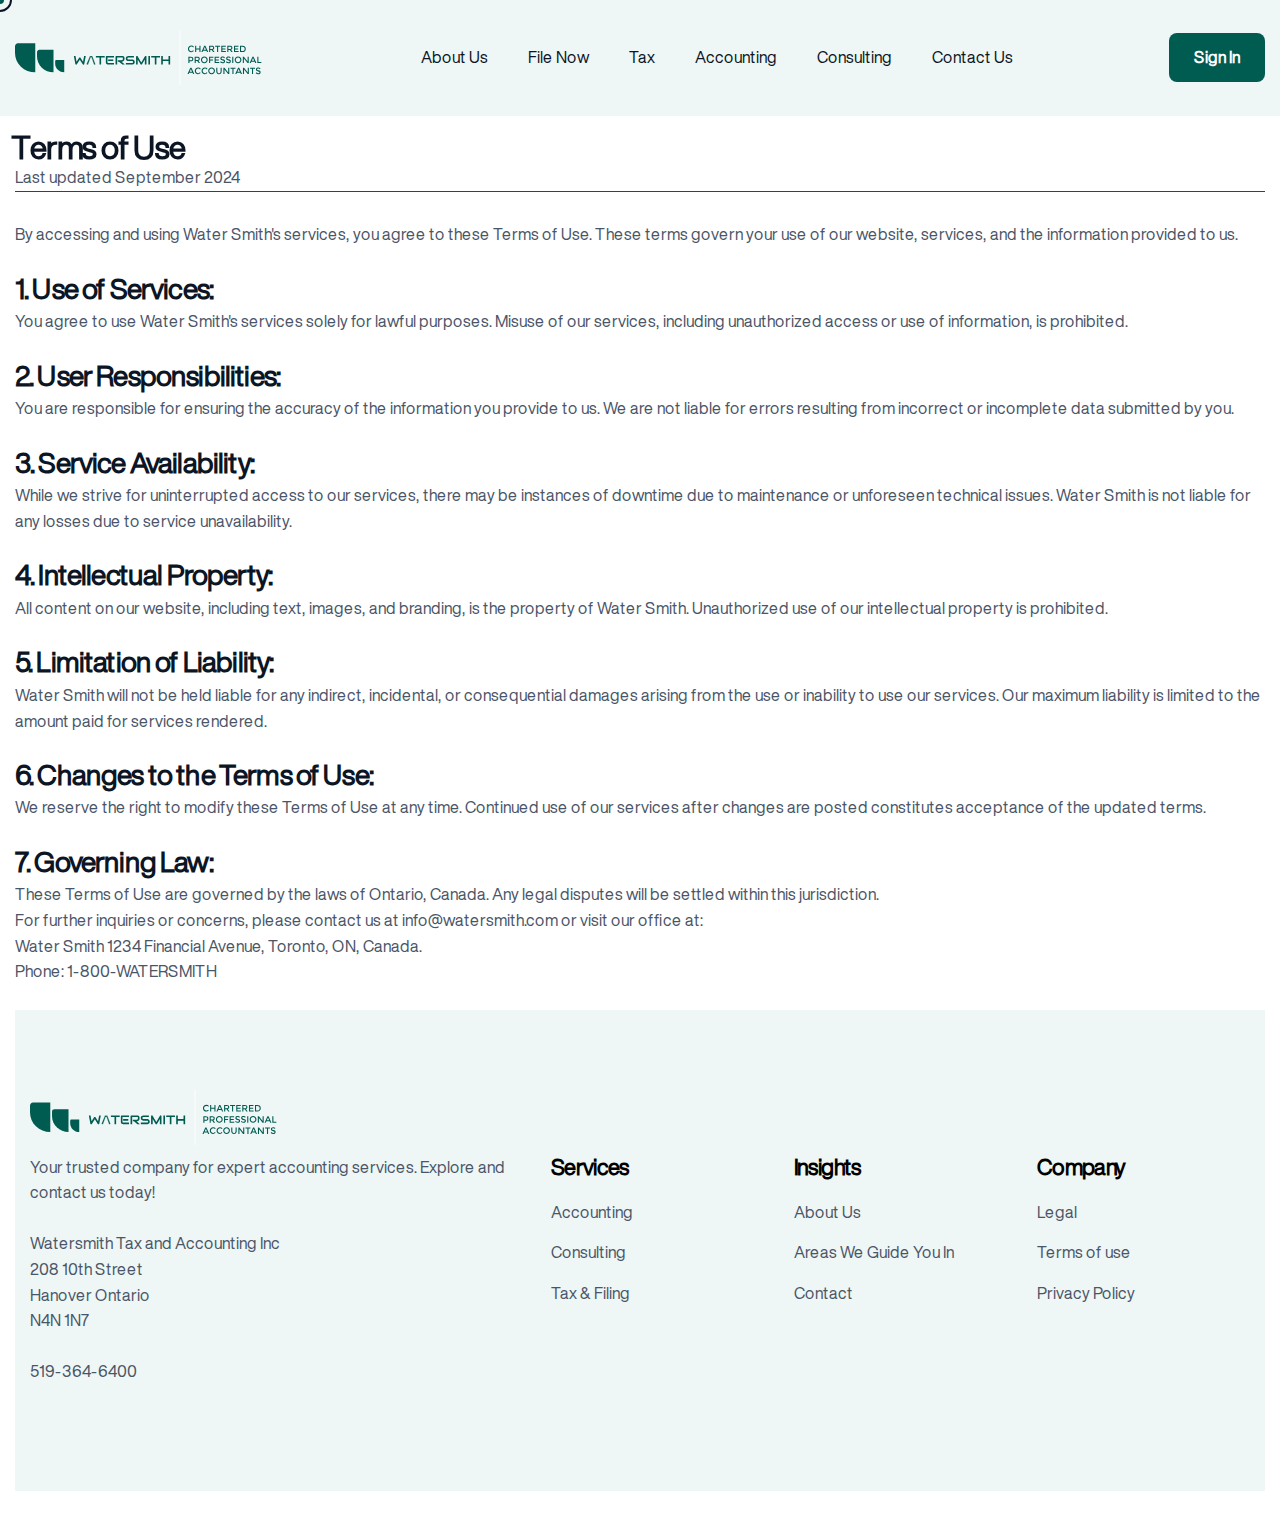
<file: terms-of-use.html>
<!DOCTYPE html>
<html lang="zxx">

<head>
    <!-- Meta -->
    <meta charset="utf-8">
    <meta http-equiv="X-UA-Compatible" content="IE=edge">
    <meta name="viewport" content="width=device-width, initial-scale=1.0">
    <meta name="description" content="">
    <meta name="keywords" content="">
    <!-- Page Title -->
    <title>Watersmith</title>
    <!-- Favicon Icon -->
    <link rel="shortcut icon" type="image/x-icon" href="images/favicon.png">
    <!-- Google Fonts Css-->
    <link href="https://assets.calendly.com/assets/external/widget.css" rel="stylesheet">
    <link rel="preconnect" href="https://fonts.googleapis.com">
    <link rel="preconnect" href="https://fonts.gstatic.com" crossorigin>
    <link href="https://fonts.googleapis.com/css2?family=Plus+Jakarta+Sans:ital,wght@0,200..800;1,200..800&display=swap"
        rel="stylesheet">
    <!-- Bootstrap Css -->
    <link href="css/bootstrap.min.css" rel="stylesheet" media="screen">
    <!-- SlickNav Css -->
    <link href="css/slicknav.min.css" rel="stylesheet">
    <!-- Swiper Css -->
    <link rel="stylesheet" href="css/swiper-bundle.min.css">
    <!-- Font Awesome Icon Css-->
    <link href="css/all.css" rel="stylesheet" media="screen">
    <!-- Animated Css -->
    <link href="css/animate.css" rel="stylesheet">
    <!-- Magnific Popup Core Css File -->
    <link rel="stylesheet" href="css/magnific-popup.css">
    <!-- Main Custom Css -->
    <link href="css/custom.css" rel="stylesheet" media="screen">
    <style>
        .policy p {
            padding-top: 5px;
        }
    </style>
</head>

<body class="tt-magic-cursor">

    <!-- Preloader Start -->
    <div class="preloader">
        <div class="loading-container">
            <div class="loading"></div>
            <div id="loading-icon"><img src="images/loaderr.svg" alt="Loader SVG"></div>
        </div>
    </div>
    <!-- Preloader End -->

    <!-- Magic Cursor Start -->
    <div id="magic-cursor">
        <div id="ball">
            <div class="circle"></div>
        </div>
    </div>
    <!-- Magic Cursor End -->

    <!-- Header Start -->
    <header class="main-header">
        <div class="header-sticky">
            <nav class="navbar navbar-expand-lg">
                <div class="container">
                    <!-- Logo Start -->
                    <a class="navbar-brand" href="index.html">
                        <img src="images/logo.svg" alt="Logo">
                    </a>
                    <!-- Logo End -->

                    <!-- Main Menu Start -->
                    <div class="collapse navbar-collapse main-menu">
                        <div class="nav-menu-wrapper">
                            <ul class="navbar-nav mr-auto text-center" id="menu">
                                <!-- <li class="nav-item"><a class="nav-link" href="index.html">Home</a></li> -->
                                <li class="nav-item"><a class="nav-link" href="about.html">About us</a></li>
                                <li class="nav-item"><a class="nav-link" href="file-now.html">File Now</a></li>
                                <li class="nav-item"><a class="nav-link" href="tax.html">Tax</a></li>
                                <li class="nav-item"><a class="nav-link" href="accounting.html">Accounting</a>
                                </li>
                                <li class="nav-item"><a class="nav-link" href="consulting.html">Consulting</a></li>
                                <li class="nav-item"><a class="nav-link" href="contact.html">Contact Us</a></li>
                                <li class="nav-item highlighted-menu">
                                    <div class="section-btn text-center">
                                        <a href="#" class="btn-default btn-highlighted">Sign In</a>
                                    </div>
                                </li>
                            </ul>
                        </div>
                        <!-- Let’s Start Button Start -->
                        <div class="header-btn d-inline-flex">
                            <a href="#" class="btn-default">Sign In</a>
                        </div>
                        <!-- Let’s Start Button End -->
                    </div>
                    <!-- Main Menu End -->

                    <div class="navbar-toggle"></div>
                </div>
            </nav>
            <div class="responsive-menu"></div>
        </div>
    </header>
    <!-- Header End -->
    <div class="hero main">
        <div class="container">
            <div class="section-title">

            </div>
            <h2 class="text-anime-style-3">Terms of Use</h2>
            <p style="border-bottom: 1px solid #005b50;">Last updated September 2024</p>
        </div>
    </div>
    <div class="body-section">
        <div class="container">

            <div class="policy">
                <p>By accessing and using Water Smith's services, you agree to these Terms of Use. These terms
                    govern your use
                    of our website, services, and the information provided to us.</p>

                <h3>1. Use of Services:</h3>
                <p>You agree to use Water Smith's services solely for lawful purposes. Misuse of our services,
                    including
                    unauthorized access or use of information, is prohibited.</p>

                <h3>2. User Responsibilities:</h3>
                <p>You are responsible for ensuring the accuracy of the information you provide to us. We are not
                    liable for
                    errors resulting from incorrect or incomplete data submitted by you.</p>

                <h3>3. Service Availability:</h3>
                <p>While we strive for uninterrupted access to our services, there may be instances of downtime due
                    to
                    maintenance or unforeseen technical issues. Water Smith is not liable for any losses due to
                    service
                    unavailability.</p>

                <h3>4. Intellectual Property:</h3>
                <p>All content on our website, including text, images, and branding, is the property of Water Smith.
                    Unauthorized use of our intellectual property is prohibited.</p>

                <h3>5. Limitation of Liability:</h3>
                <p>Water Smith will not be held liable for any indirect, incidental, or consequential damages
                    arising from the
                    use or inability to use our services. Our maximum liability is limited to the amount paid for
                    services
                    rendered.</p>

                <h3>6. Changes to the Terms of Use:</h3>
                <p>We reserve the right to modify these Terms of Use at any time. Continued use of our services
                    after changes
                    are posted constitutes acceptance of the updated terms.</p>

                <h3>7. Governing Law:</h3>
                <p>These Terms of Use are governed by the laws of Ontario, Canada. Any legal disputes will be
                    settled within
                    this jurisdiction.
                    <br>
                    For further inquiries or concerns, please contact us at info@watersmith.com or visit our office
                    at: <br>
                    Water Smith 1234 Financial Avenue, Toronto, ON, Canada.<br>Phone: 1-800-WATERSMITH</p>
            </div>


        </div>
    </div>
    </div>


    <!-- Footer Start -->
    <footer class="main-footer">
        <div class="container">
            <div class="row">
                <div class="col-lg-12">
                    <!-- Footer Body Start -->
                    <div class="footer-body">
                        <div class="row">
                            <div class="col-lg-5">

                                <div class="footer-logo">
                                    <img src="images/logo.svg" alt="Footer Logo Image">
                                </div>
                                <p style="padding-top: 10px; margin-right: 15px;">
                                    Your trusted company for expert accounting
                                    services. Explore and contact us today!
                                </p>
                                <p>
                                    Watersmith Tax and Accounting Inc <br>
                                    208 10th Street <br>
                                    Hanover Ontario <br>
                                    N4N 1N7
                                </p>
                                <p>
                                    519-364-6400
                                </p>
                            </div>

                            <div class="col-lg-7 " style="margin-top: 65px;">
                                <div class="row">
                                    <div class="col-md-4">
                                        <!-- Footer Links Start -->
                                        <div class="footer-links">
                                            <h2>Services</h2>
                                            <ul>
                                                <li><a href="accounting.html">Accounting</a></li>
                                                <li><a href="consulting.html">Consulting</a></li>
                                                <li><a href="tax.html">Tax & Filing</a></li>
                                            </ul>
                                        </div>
                                        <!-- Footer Links End -->
                                    </div>

                                    <div class="col-md-4">
                                        <!-- Footer Links Start -->
                                        <div class="footer-links">
                                            <h2>Insights</h2>
                                            <ul>
                                                <li><a href="about.html">About Us</a></li>
                                                <li><a href="#">Areas We Guide You In</a></li>
                                                <li><a href="contact.html">Contact</a></li>
                                            </ul>
                                        </div>
                                        <!-- Footer Links End -->
                                    </div>

                                    <div class="col-md-4">
                                        <!-- Footer Contact Start -->
                                        <div class="footer-contact">
                                            <h2>Company</h2>
                                            <ul>
                                                <li><a href="#">Legal</a></li>
                                                <li><a href="terms-of-use.html">Terms of use</a></li>
                                                <li><a href="privacy-policy.html">Privacy Policy</a></li>
                                            </ul>
                                        </div>
                                        <!-- Footer Contact End -->
                                    </div>
                                </div>
                            </div>
                        </div>
                    </div>
                    <!-- Footer Body End -->
                </div>
            </div>
        </div>
    </footer>
    <!-- Footer End -->


    <script src="https://assets.calendly.com/assets/external/widget.js" type="text/javascript" async></script>

    <!-- Jquery Library File -->
    <script src="js/jquery-3.7.1.min.js"></script>
    <!-- Bootstrap js file -->
    <script src="js/bootstrap.min.js"></script>
    <!-- Validator js file -->
    <script src="js/validator.min.js"></script>
    <!-- SlickNav js file -->
    <script src="js/jquery.slicknav.js"></script>
    <!-- Swiper js file -->
    <script src="js/swiper-bundle.min.js"></script>
    <!-- Counter js file -->
    <script src="js/jquery.waypoints.min.js"></script>
    <script src="js/jquery.counterup.min.js"></script>
    <!-- Magnific js file -->
    <script src="js/jquery.magnific-popup.min.js"></script>
    <!-- SmoothScroll -->
    <script src="js/SmoothScroll.js"></script>
    <!-- MagicCursor js file -->
    <script src="js/gsap.min.js"></script>
    <script src="js/magiccursor.js"></script>
    <!-- Text Effect js file -->
    <script src="js/SplitText.js"></script>
    <script src="js/ScrollTrigger.min.js"></script>
    <!-- Wow js file -->
    <script src="js/wow.js"></script>
    <!-- Main Custom js file -->
    <script src="js/function.js"></script>
</body>

</html>
</file>
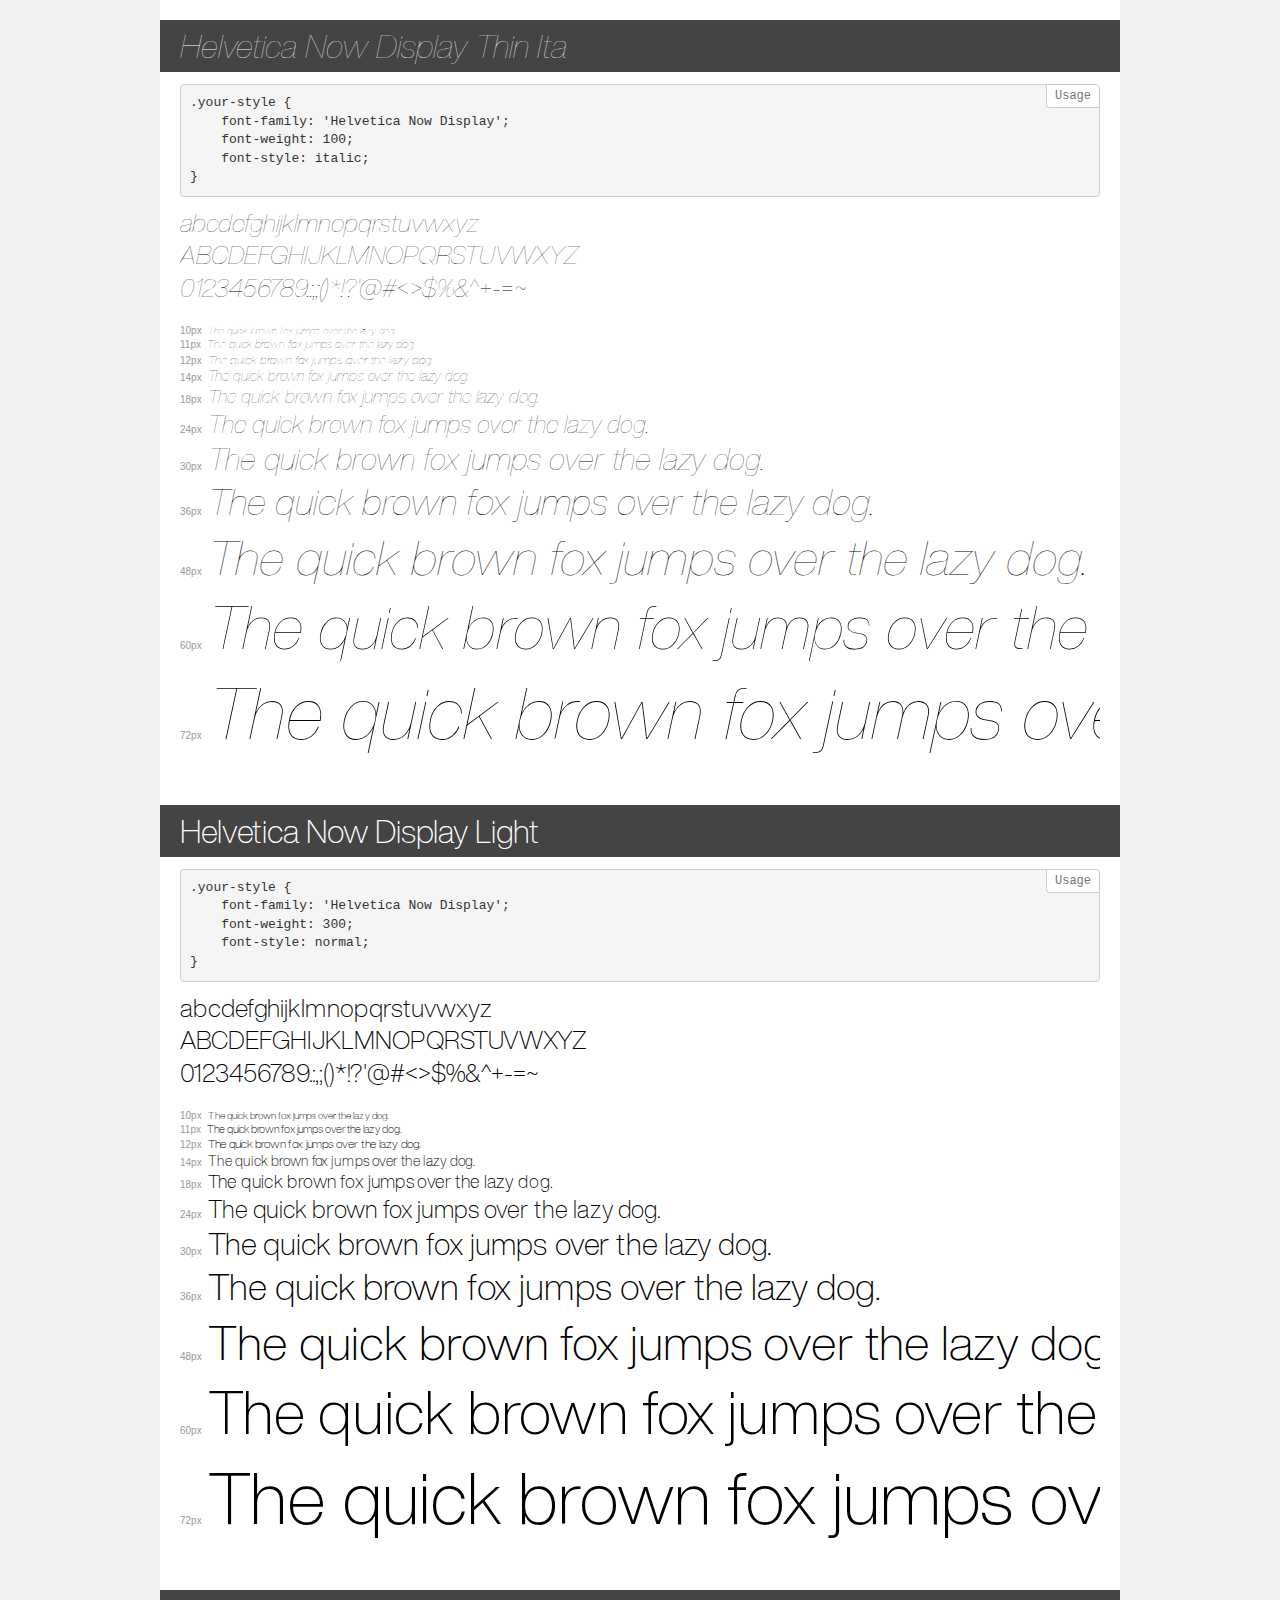
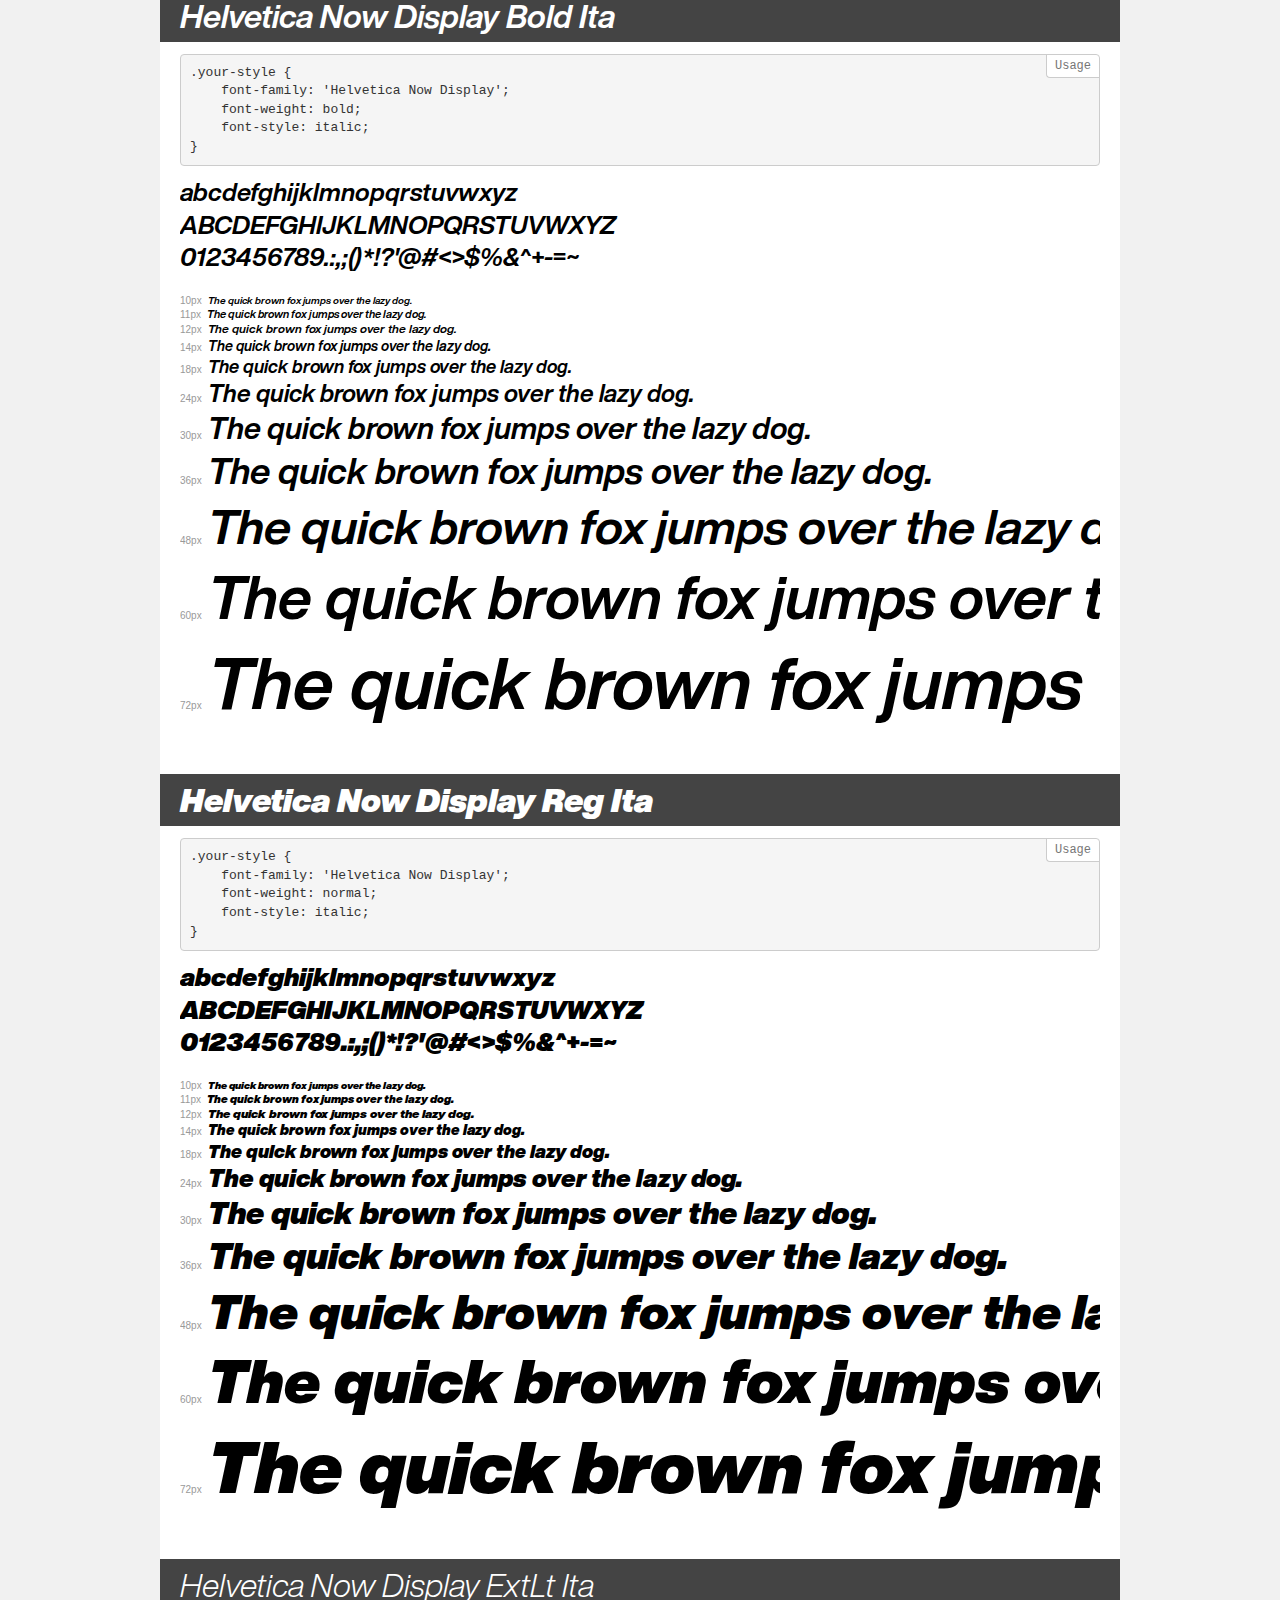
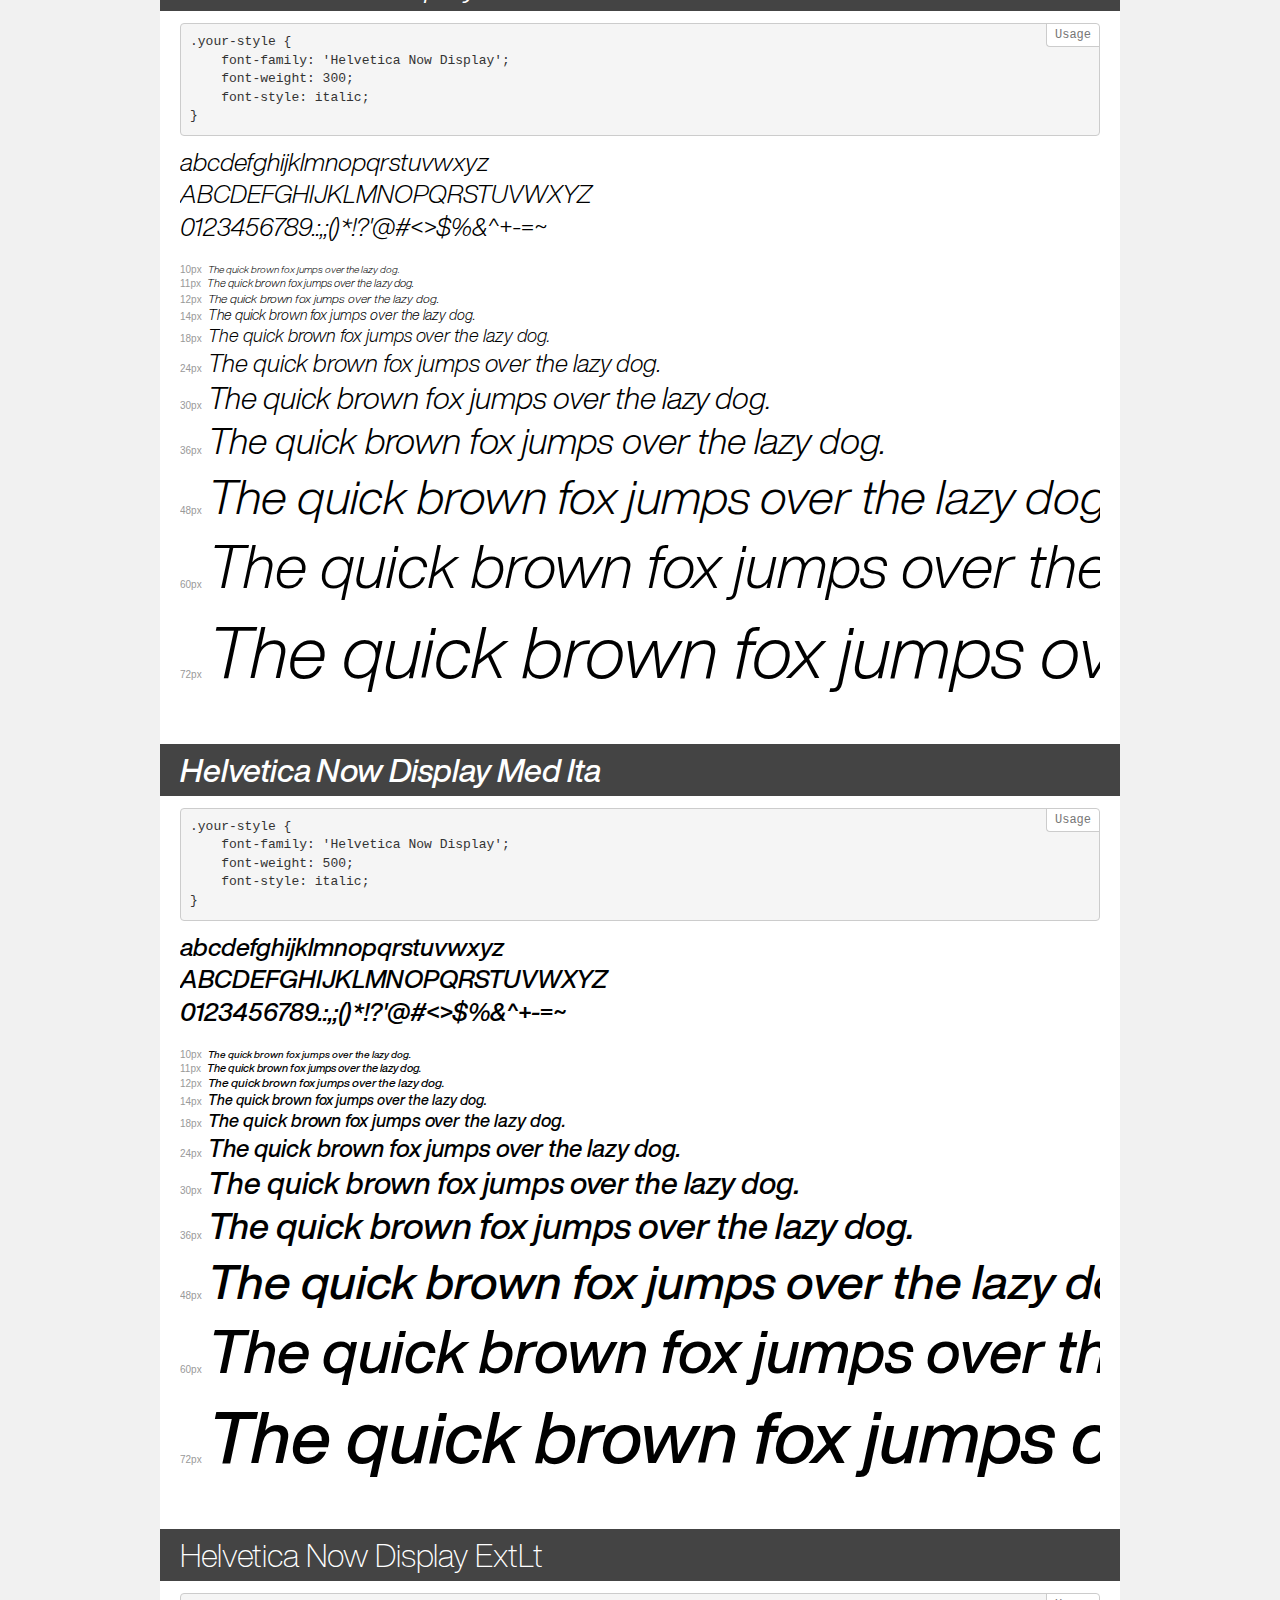
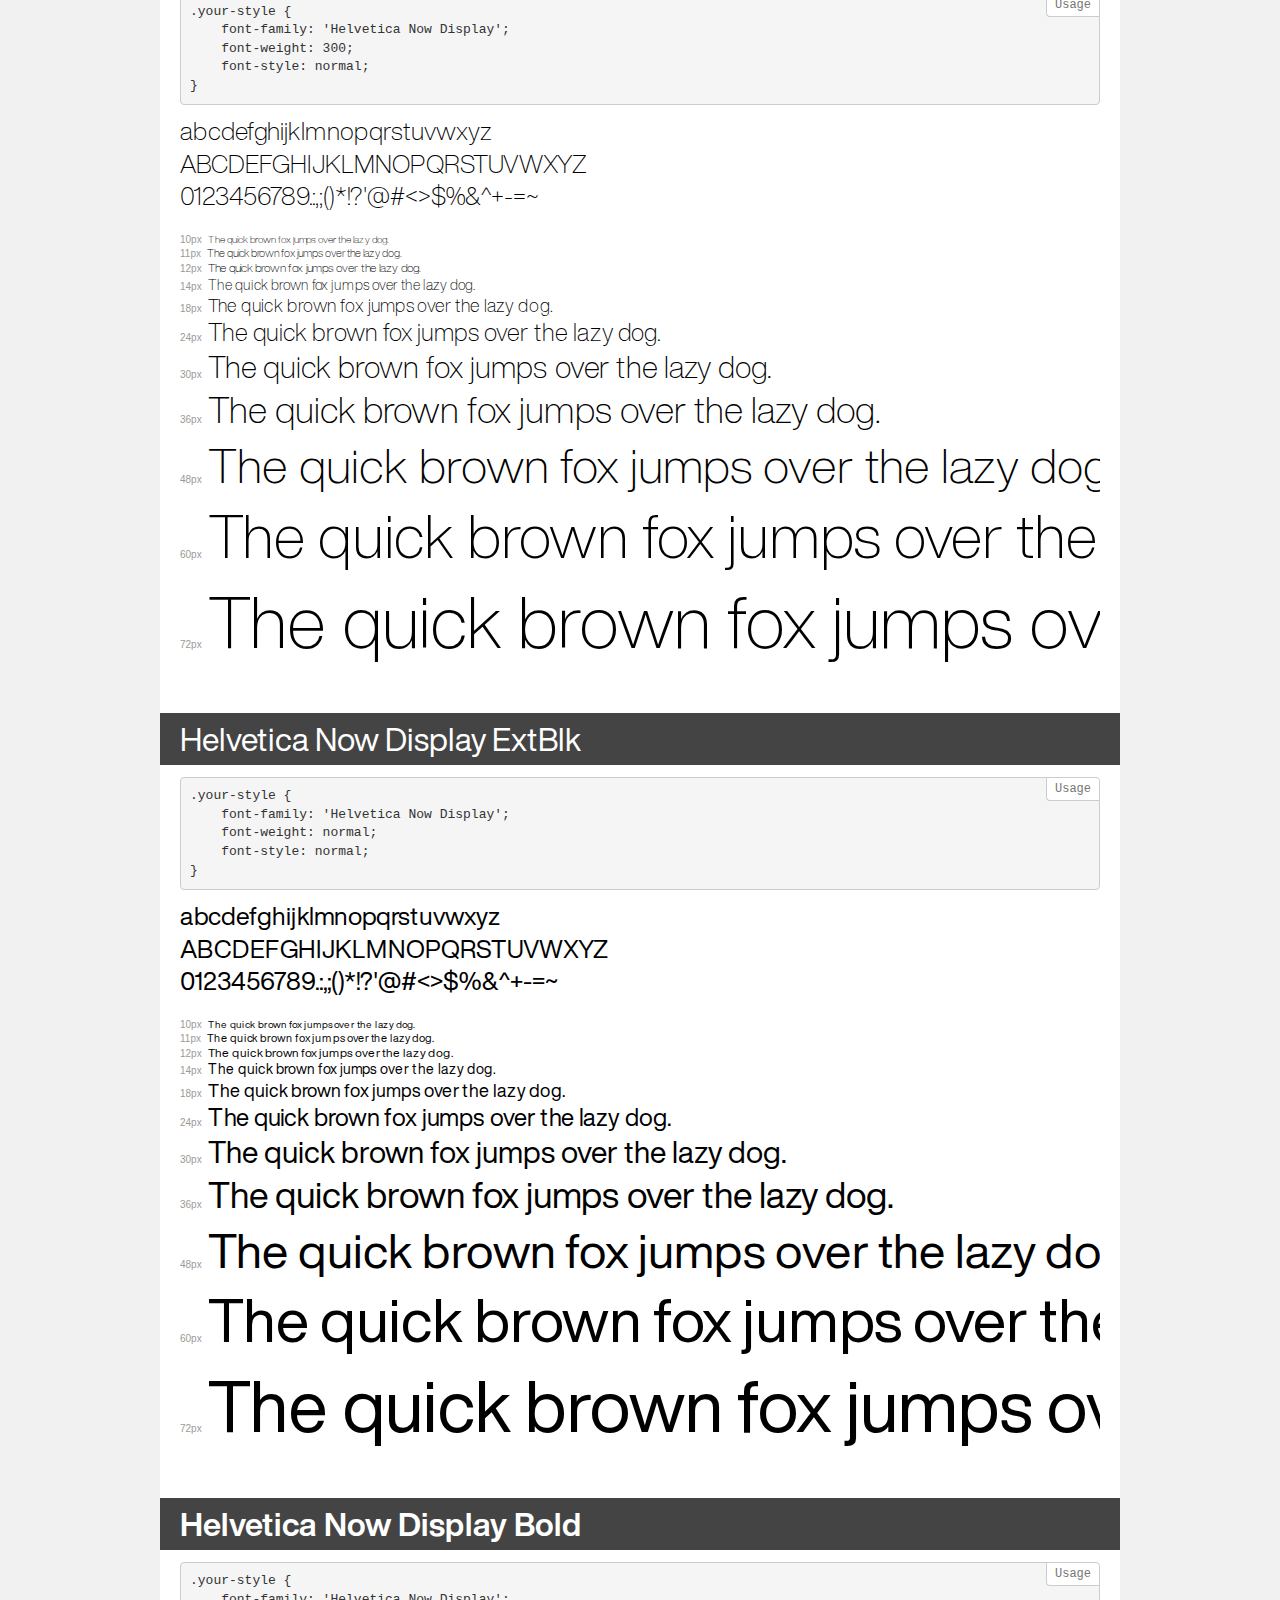
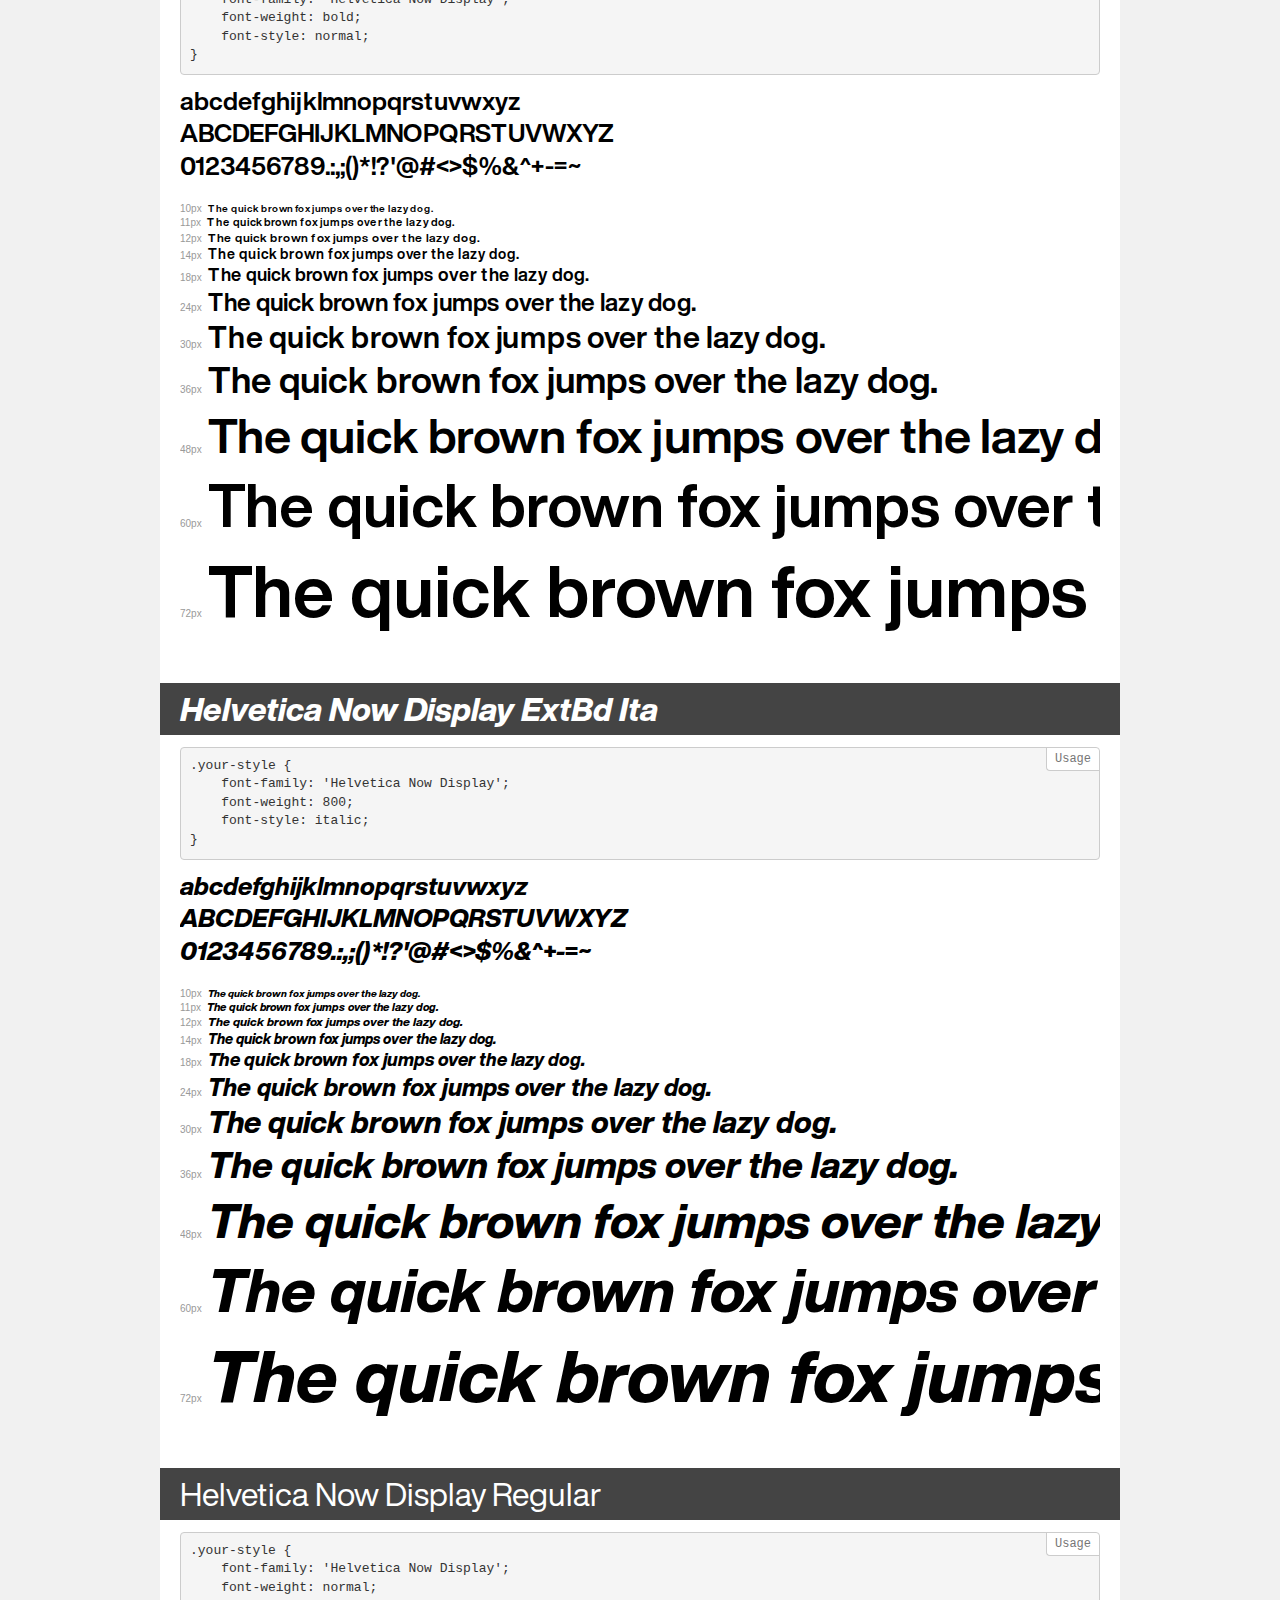
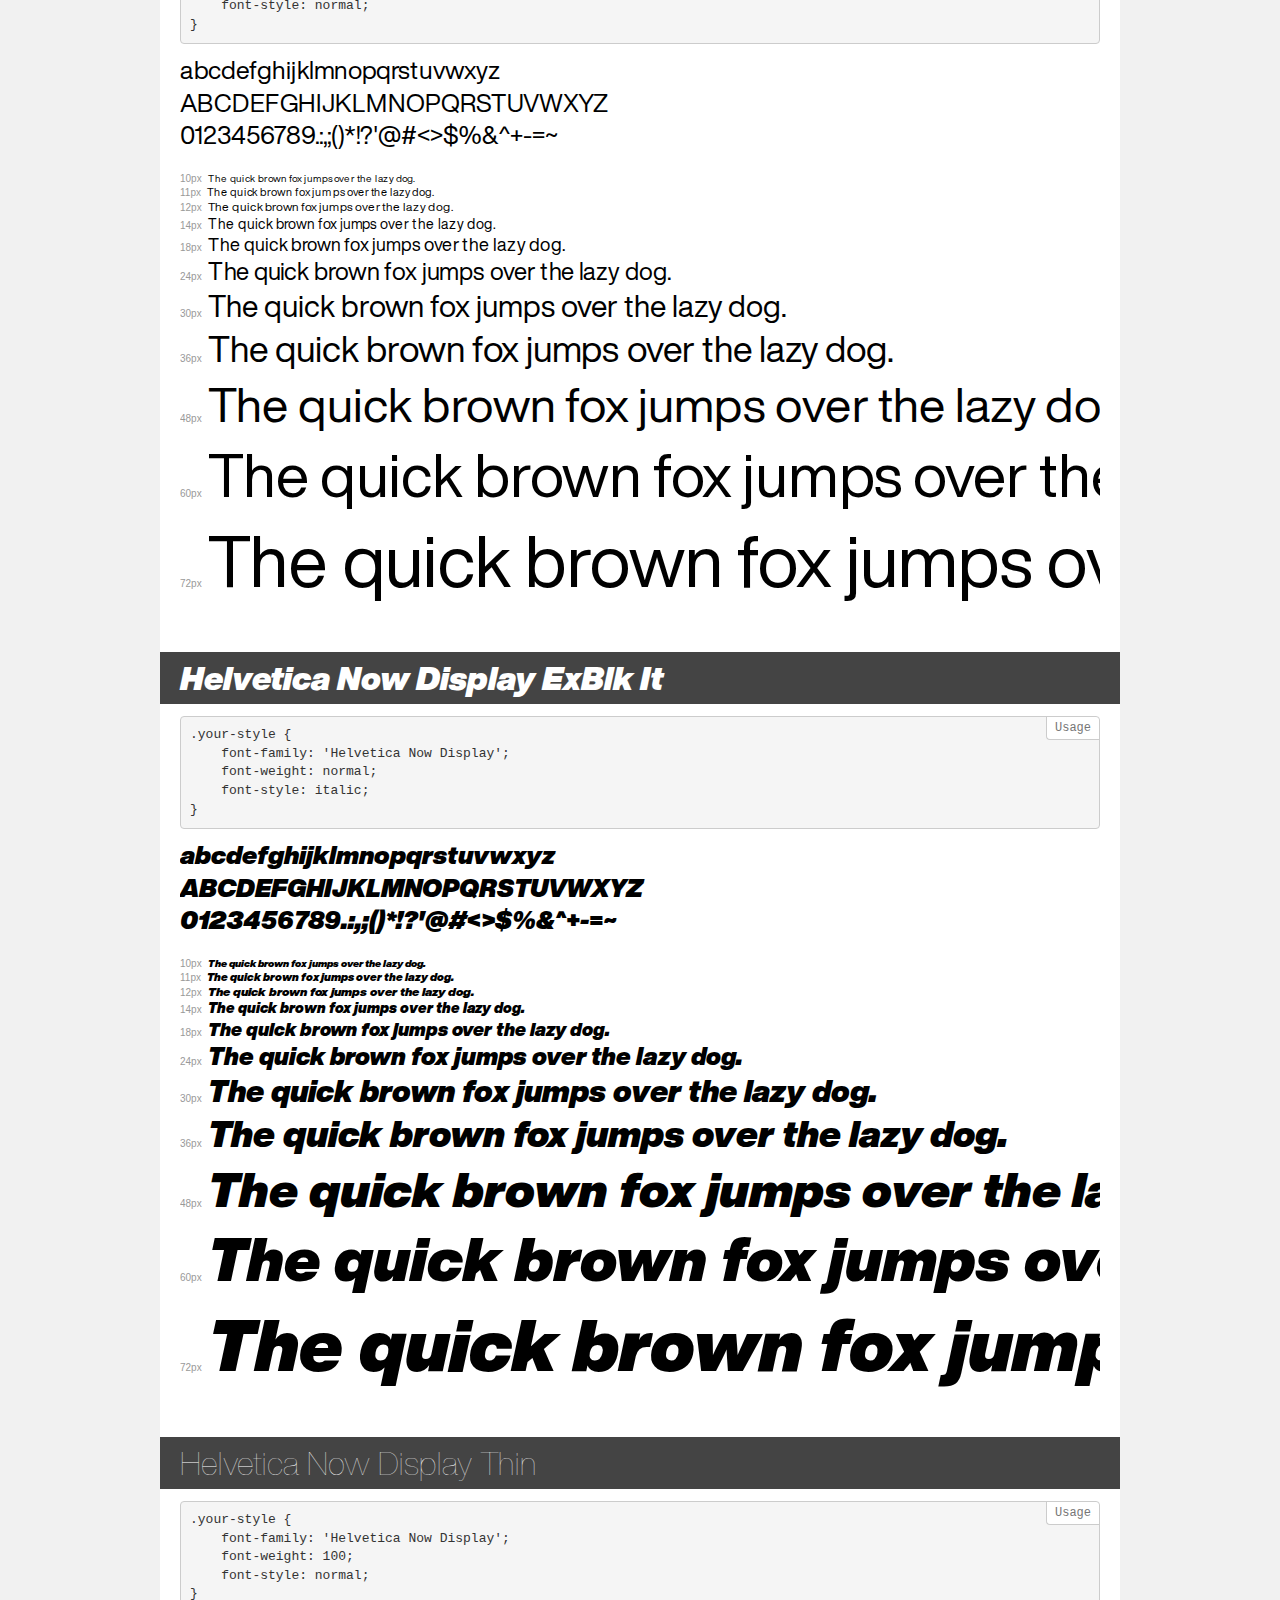
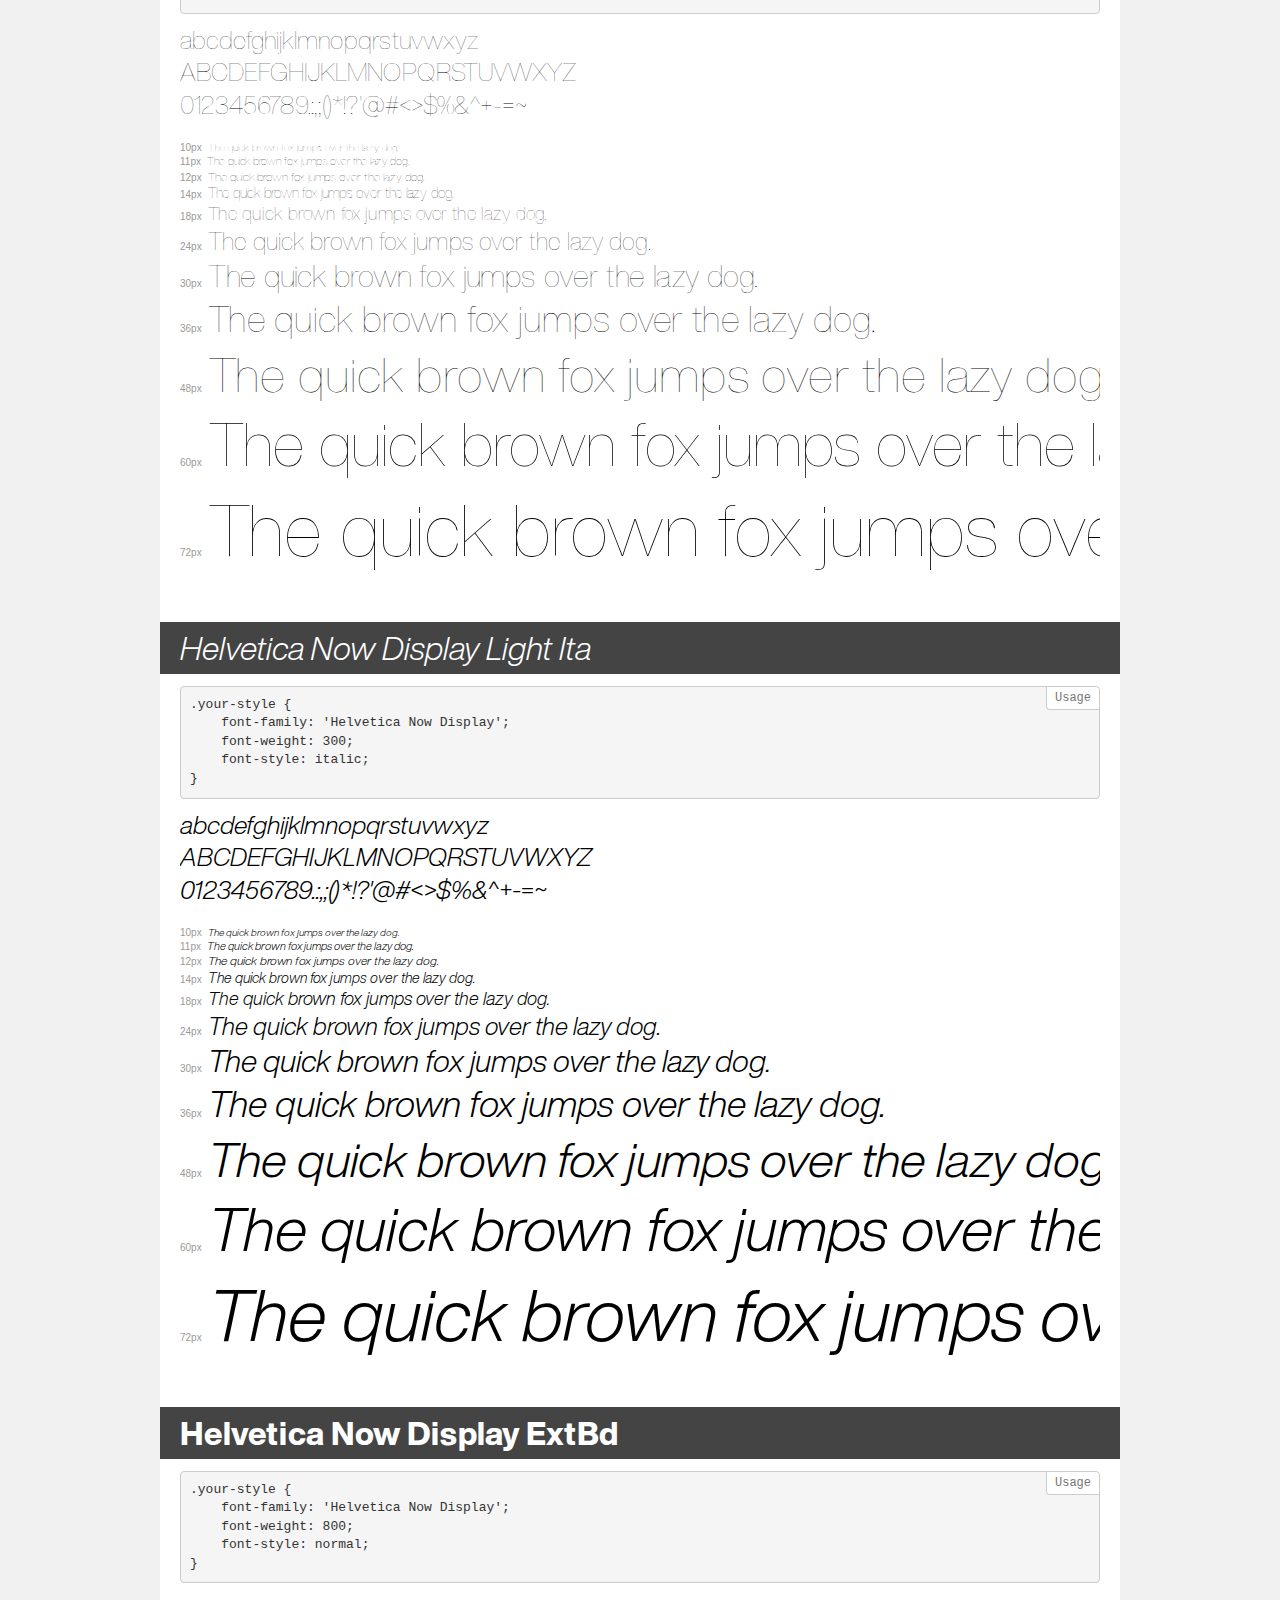
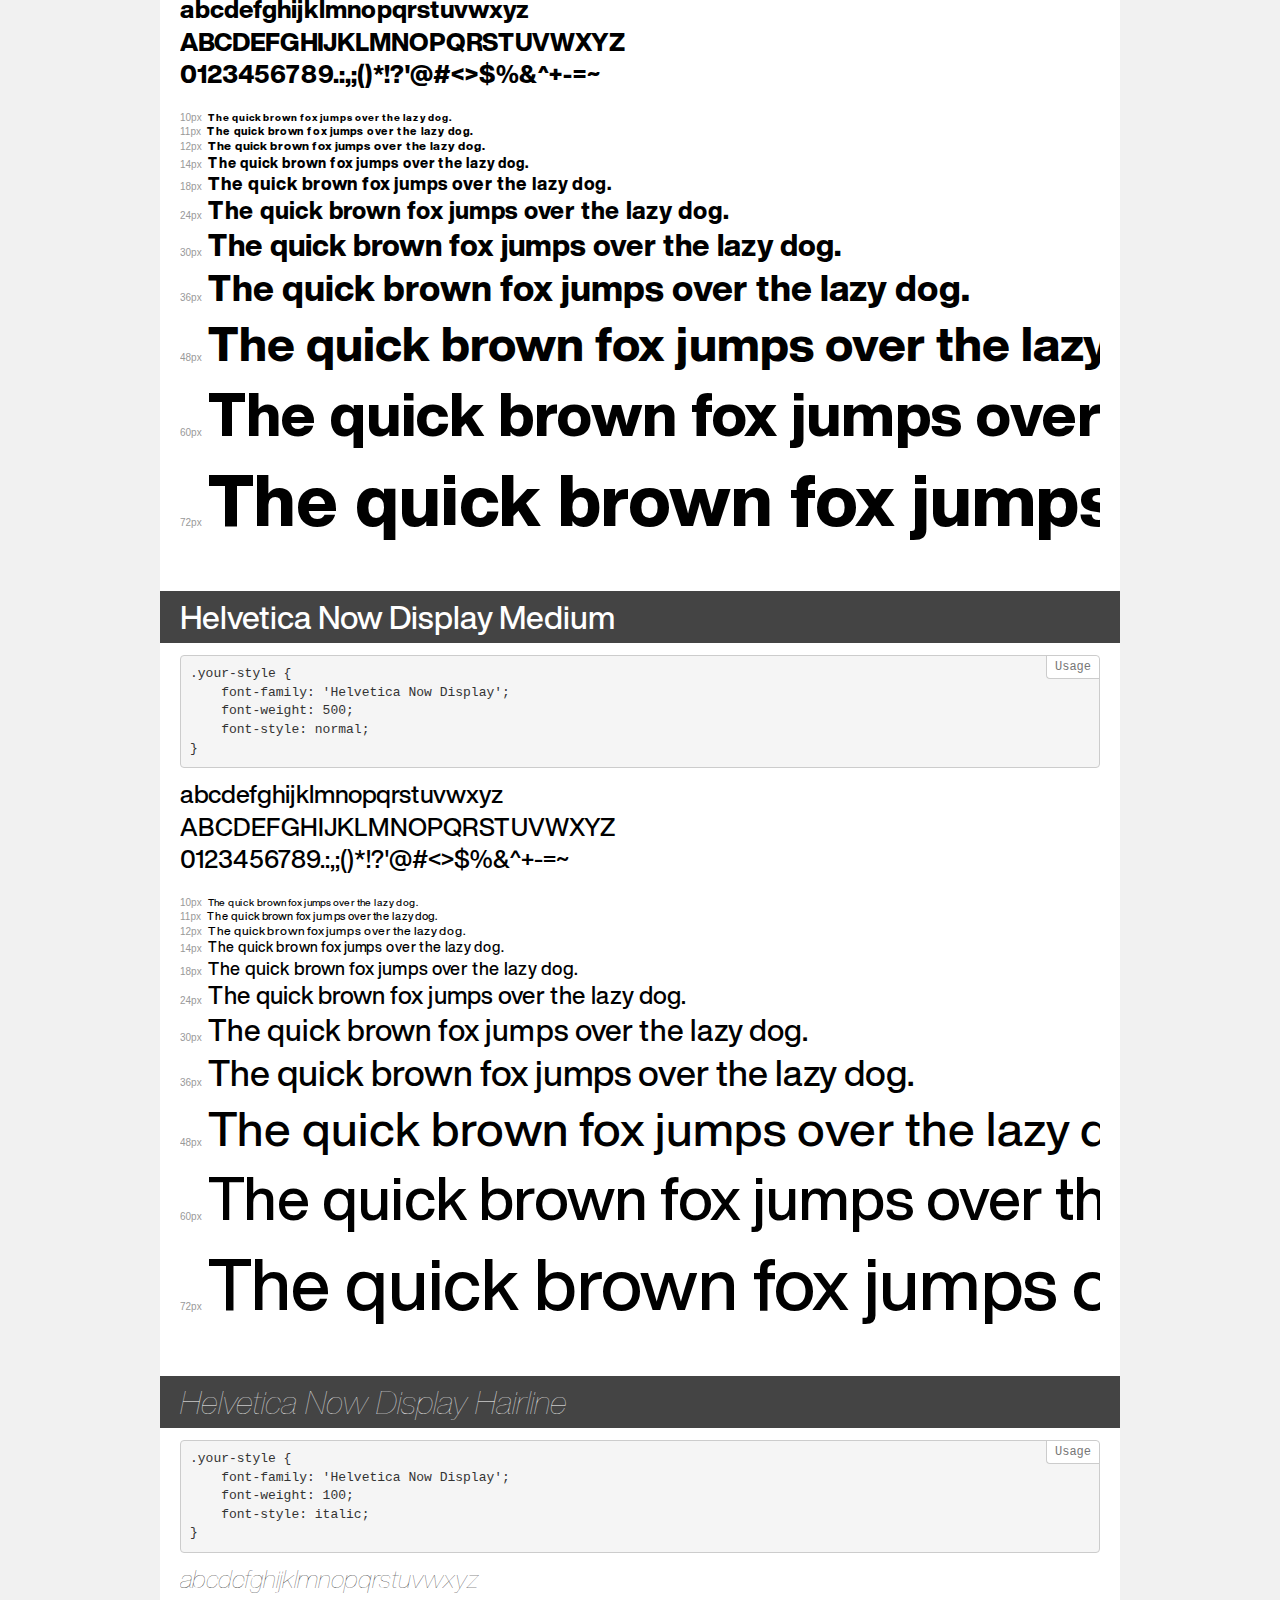
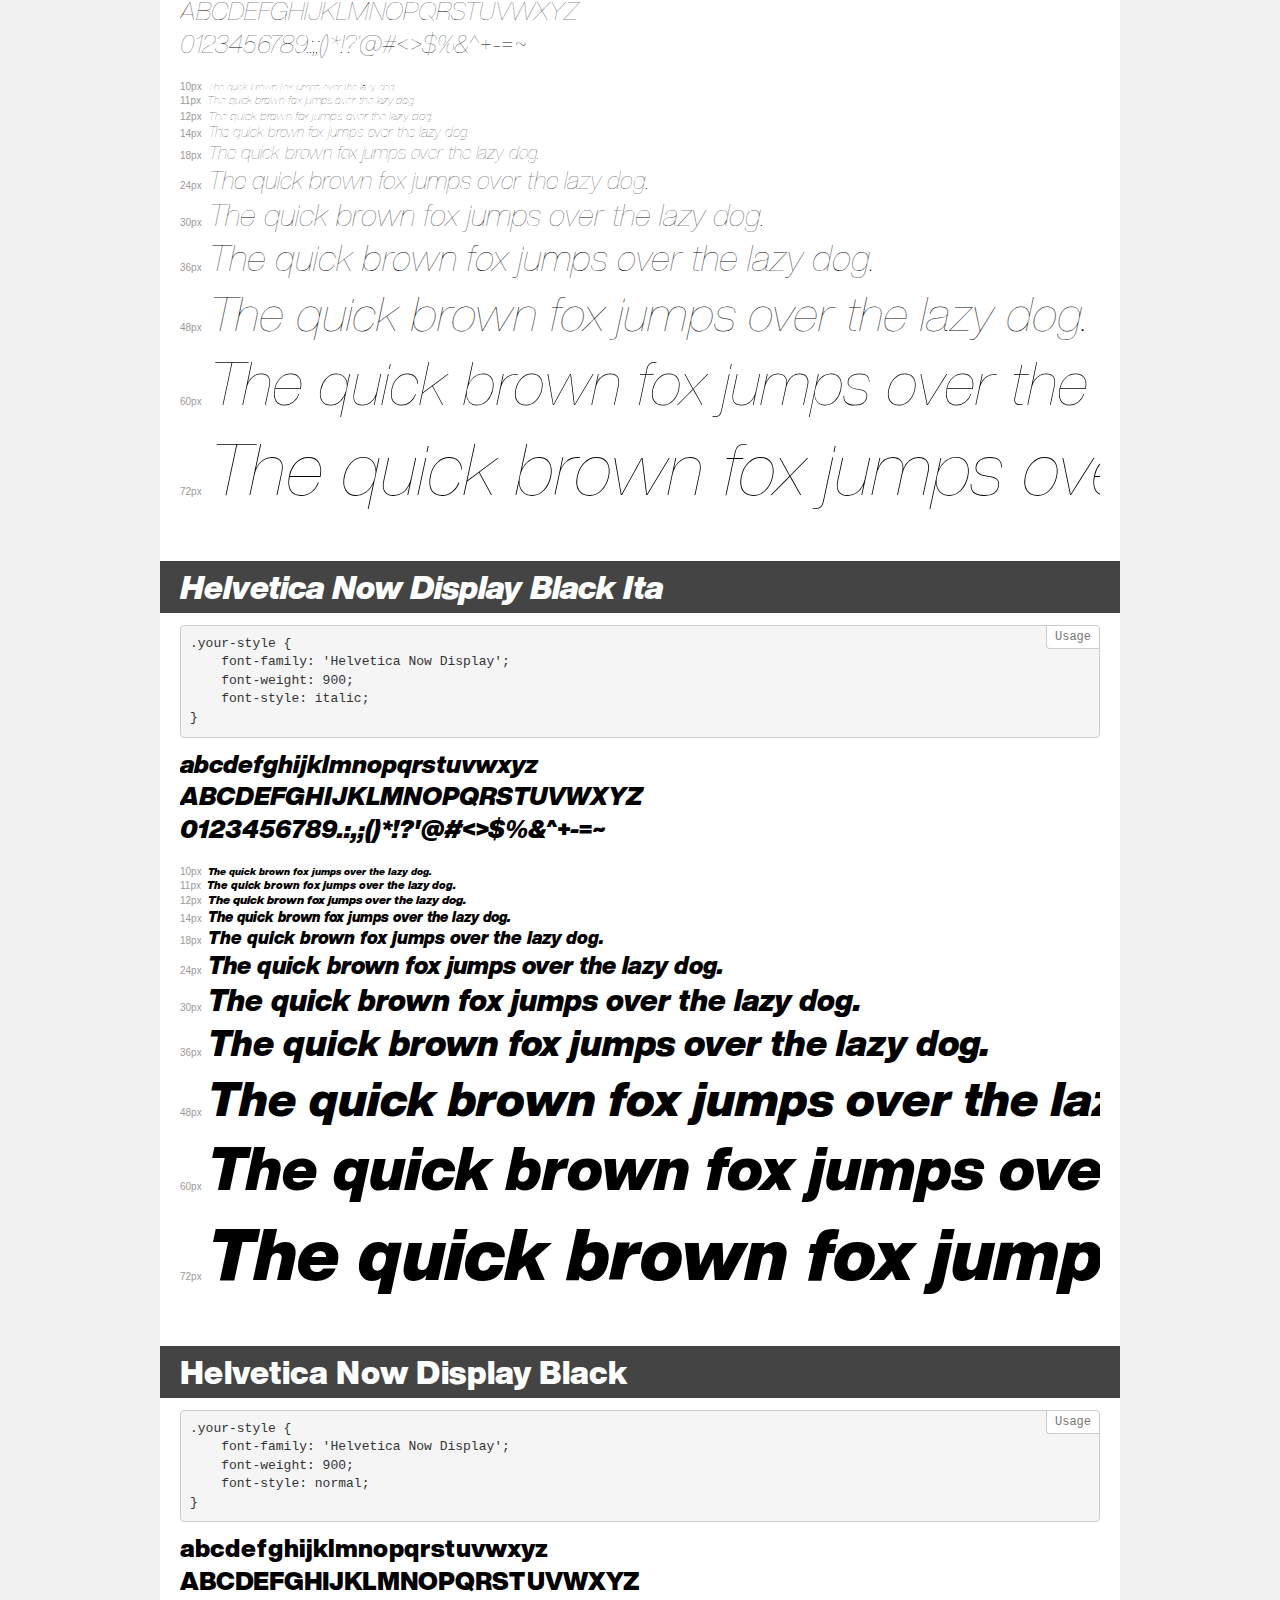
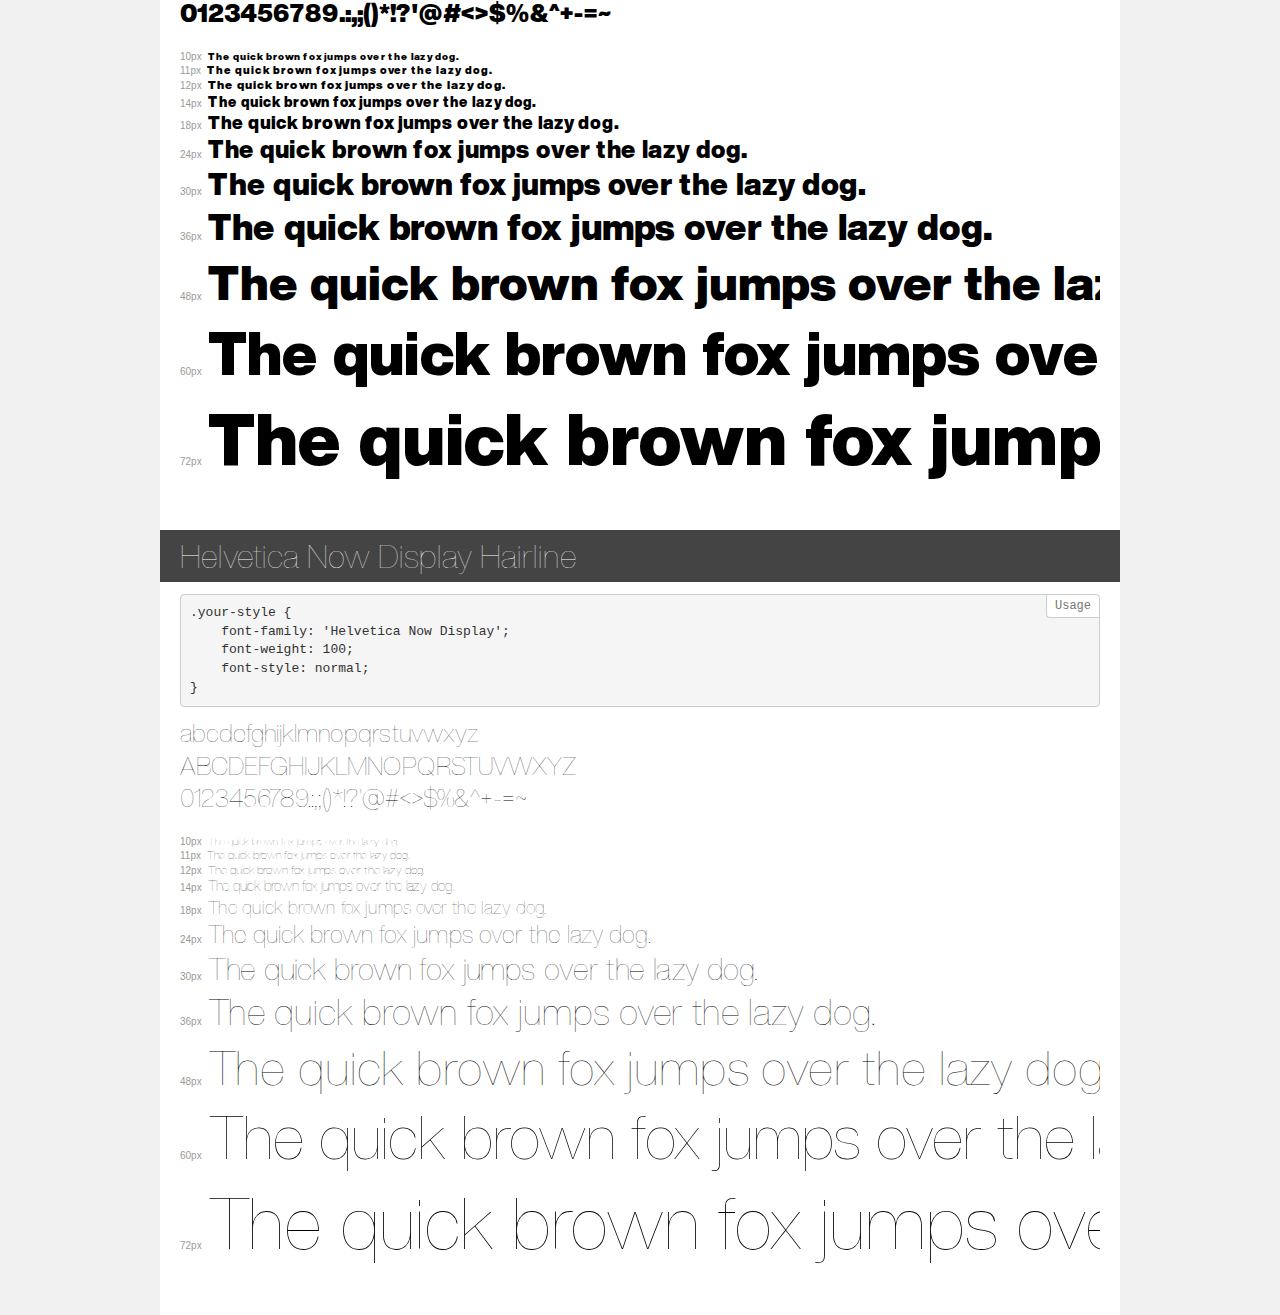
<file: fonts/demo.html>
<!DOCTYPE html>
<html>
<head>
    <meta charset="utf-8">
    <meta http-equiv="X-UA-Compatible" content="IE=edge">
    <meta name="viewport" content="width=device-width, initial-scale=1">
    <meta name="robots" content="noindex, noarchive">
    <meta name="format-detection" content="telephone=no">
    <title>Transfonter demo</title>
    <link href="stylesheet.css" rel="stylesheet">
    <style>
        /*
        http://meyerweb.com/eric/tools/css/reset/
        v2.0 | 20110126
        License: none (public domain)
        */
        html, body, div, span, applet, object, iframe,
        h1, h2, h3, h4, h5, h6, p, blockquote, pre,
        a, abbr, acronym, address, big, cite, code,
        del, dfn, em, img, ins, kbd, q, s, samp,
        small, strike, strong, sub, sup, tt, var,
        b, u, i, center,
        dl, dt, dd, ol, ul, li,
        fieldset, form, label, legend,
        table, caption, tbody, tfoot, thead, tr, th, td,
        article, aside, canvas, details, embed,
        figure, figcaption, footer, header, hgroup,
        menu, nav, output, ruby, section, summary,
        time, mark, audio, video {
            margin: 0;
            padding: 0;
            border: 0;
            font-size: 100%;
            font: inherit;
            vertical-align: baseline;
        }
        /* HTML5 display-role reset for older browsers */
        article, aside, details, figcaption, figure,
        footer, header, hgroup, menu, nav, section {
            display: block;
        }
        body {
            line-height: 1;
        }
        ol, ul {
            list-style: none;
        }
        blockquote, q {
            quotes: none;
        }
        blockquote:before, blockquote:after,
        q:before, q:after {
            content: '';
            content: none;
        }
        table {
            border-collapse: collapse;
            border-spacing: 0;
        }
        /* common styles */
        body {
            background: #f1f1f1;
            color: #000;
        }
        .page {
            background: #fff;
            width: 920px;
            margin: 0 auto;
            padding: 20px 20px 0 20px;
            overflow: hidden;
        }
        .font-container {
            overflow-x: auto;
            overflow-y: hidden;
            margin-bottom: 40px;
            line-height: 1.3;
            white-space: nowrap;
            padding-bottom: 5px;
        }
        h1 {
            position: relative;
            background: #444;
            font-size: 32px;
            color: #fff;
            padding: 10px 20px;
            margin: 0 -20px 12px -20px;
        }
        .letters {
            font-size: 25px;
            margin-bottom: 20px;
        }
        .s10:before {
            content: '10px';
        }
        .s11:before {
            content: '11px';
        }
        .s12:before {
            content: '12px';
        }
        .s14:before {
            content: '14px';
        }
        .s18:before {
            content: '18px';
        }
        .s24:before {
            content: '24px';
        }
        .s30:before {
            content: '30px';
        }
        .s36:before {
            content: '36px';
        }
        .s48:before {
            content: '48px';
        }
        .s60:before {
            content: '60px';
        }
        .s72:before {
            content: '72px';
        }
        .s10:before, .s11:before, .s12:before, .s14:before,
        .s18:before, .s24:before, .s30:before, .s36:before,
        .s48:before, .s60:before, .s72:before {
            font-family: Arial, sans-serif;
            font-size: 10px;
            font-weight: normal;
            font-style: normal;
            color: #999;
            padding-right: 6px;
        }
        pre {
            display: block;
            position: relative;
            padding: 9px;
            margin: 0 0 10px;
            font-family: Monaco, Menlo, Consolas, "Courier New", monospace !important;
            font-size: 13px;
            line-height: 1.428571429;
            color: #333;
            font-weight: normal !important;
            font-style: normal !important;
            background-color: #f5f5f5;
            border: 1px solid #ccc;
            overflow-x: auto;
            border-radius: 4px;
        }
        pre:after {
            display: block;
            position: absolute;
            right: 0;
            top: 0;
            content: 'Usage';
            line-height: 1;
            padding: 5px 8px;
            font-size: 12px;
            color: #767676;
            background-color: #fff;
            border: 1px solid #ccc;
            border-right: none;
            border-top: none;
            border-radius: 0 4px 0 4px;
            z-index: 10;
        }
        /* responsive */
        @media (max-width: 959px) {
            .page {
                width: auto;
                margin: 0;
            }
        }
    </style>
</head>
<body>
<div class="page">
    <div class="demo" style="font-family: 'Helvetica Now Display'; font-weight: 100; font-style: italic;">
        <h1>Helvetica Now Display Thin Ita</h1>
        <pre>.your-style {
    font-family: 'Helvetica Now Display';
    font-weight: 100;
    font-style: italic;
}</pre>
        <div class="font-container">
            <p class="letters">
                abcdefghijklmnopqrstuvwxyz<br>
ABCDEFGHIJKLMNOPQRSTUVWXYZ<br>
                0123456789.:,;()*!?'@#<>$%&^+-=~
            </p>
            <p class="s10" style="font-size: 10px;">The quick brown fox jumps over the lazy dog.</p>
            <p class="s11" style="font-size: 11px;">The quick brown fox jumps over the lazy dog.</p>
            <p class="s12" style="font-size: 12px;">The quick brown fox jumps over the lazy dog.</p>
            <p class="s14" style="font-size: 14px;">The quick brown fox jumps over the lazy dog.</p>
            <p class="s18" style="font-size: 18px;">The quick brown fox jumps over the lazy dog.</p>
            <p class="s24" style="font-size: 24px;">The quick brown fox jumps over the lazy dog.</p>
            <p class="s30" style="font-size: 30px;">The quick brown fox jumps over the lazy dog.</p>
            <p class="s36" style="font-size: 36px;">The quick brown fox jumps over the lazy dog.</p>
            <p class="s48" style="font-size: 48px;">The quick brown fox jumps over the lazy dog.</p>
            <p class="s60" style="font-size: 60px;">The quick brown fox jumps over the lazy dog.</p>
            <p class="s72" style="font-size: 72px;">The quick brown fox jumps over the lazy dog.</p>
        </div>
    </div>
    <div class="demo" style="font-family: 'Helvetica Now Display'; font-weight: 300; font-style: normal;">
        <h1>Helvetica Now Display Light</h1>
        <pre>.your-style {
    font-family: 'Helvetica Now Display';
    font-weight: 300;
    font-style: normal;
}</pre>
        <div class="font-container">
            <p class="letters">
                abcdefghijklmnopqrstuvwxyz<br>
ABCDEFGHIJKLMNOPQRSTUVWXYZ<br>
                0123456789.:,;()*!?'@#<>$%&^+-=~
            </p>
            <p class="s10" style="font-size: 10px;">The quick brown fox jumps over the lazy dog.</p>
            <p class="s11" style="font-size: 11px;">The quick brown fox jumps over the lazy dog.</p>
            <p class="s12" style="font-size: 12px;">The quick brown fox jumps over the lazy dog.</p>
            <p class="s14" style="font-size: 14px;">The quick brown fox jumps over the lazy dog.</p>
            <p class="s18" style="font-size: 18px;">The quick brown fox jumps over the lazy dog.</p>
            <p class="s24" style="font-size: 24px;">The quick brown fox jumps over the lazy dog.</p>
            <p class="s30" style="font-size: 30px;">The quick brown fox jumps over the lazy dog.</p>
            <p class="s36" style="font-size: 36px;">The quick brown fox jumps over the lazy dog.</p>
            <p class="s48" style="font-size: 48px;">The quick brown fox jumps over the lazy dog.</p>
            <p class="s60" style="font-size: 60px;">The quick brown fox jumps over the lazy dog.</p>
            <p class="s72" style="font-size: 72px;">The quick brown fox jumps over the lazy dog.</p>
        </div>
    </div>
    <div class="demo" style="font-family: 'Helvetica Now Display'; font-weight: bold; font-style: italic;">
        <h1>Helvetica Now Display Bold Ita</h1>
        <pre>.your-style {
    font-family: 'Helvetica Now Display';
    font-weight: bold;
    font-style: italic;
}</pre>
        <div class="font-container">
            <p class="letters">
                abcdefghijklmnopqrstuvwxyz<br>
ABCDEFGHIJKLMNOPQRSTUVWXYZ<br>
                0123456789.:,;()*!?'@#<>$%&^+-=~
            </p>
            <p class="s10" style="font-size: 10px;">The quick brown fox jumps over the lazy dog.</p>
            <p class="s11" style="font-size: 11px;">The quick brown fox jumps over the lazy dog.</p>
            <p class="s12" style="font-size: 12px;">The quick brown fox jumps over the lazy dog.</p>
            <p class="s14" style="font-size: 14px;">The quick brown fox jumps over the lazy dog.</p>
            <p class="s18" style="font-size: 18px;">The quick brown fox jumps over the lazy dog.</p>
            <p class="s24" style="font-size: 24px;">The quick brown fox jumps over the lazy dog.</p>
            <p class="s30" style="font-size: 30px;">The quick brown fox jumps over the lazy dog.</p>
            <p class="s36" style="font-size: 36px;">The quick brown fox jumps over the lazy dog.</p>
            <p class="s48" style="font-size: 48px;">The quick brown fox jumps over the lazy dog.</p>
            <p class="s60" style="font-size: 60px;">The quick brown fox jumps over the lazy dog.</p>
            <p class="s72" style="font-size: 72px;">The quick brown fox jumps over the lazy dog.</p>
        </div>
    </div>
    <div class="demo" style="font-family: 'Helvetica Now Display'; font-weight: normal; font-style: italic;">
        <h1>Helvetica Now Display Reg Ita</h1>
        <pre>.your-style {
    font-family: 'Helvetica Now Display';
    font-weight: normal;
    font-style: italic;
}</pre>
        <div class="font-container">
            <p class="letters">
                abcdefghijklmnopqrstuvwxyz<br>
ABCDEFGHIJKLMNOPQRSTUVWXYZ<br>
                0123456789.:,;()*!?'@#<>$%&^+-=~
            </p>
            <p class="s10" style="font-size: 10px;">The quick brown fox jumps over the lazy dog.</p>
            <p class="s11" style="font-size: 11px;">The quick brown fox jumps over the lazy dog.</p>
            <p class="s12" style="font-size: 12px;">The quick brown fox jumps over the lazy dog.</p>
            <p class="s14" style="font-size: 14px;">The quick brown fox jumps over the lazy dog.</p>
            <p class="s18" style="font-size: 18px;">The quick brown fox jumps over the lazy dog.</p>
            <p class="s24" style="font-size: 24px;">The quick brown fox jumps over the lazy dog.</p>
            <p class="s30" style="font-size: 30px;">The quick brown fox jumps over the lazy dog.</p>
            <p class="s36" style="font-size: 36px;">The quick brown fox jumps over the lazy dog.</p>
            <p class="s48" style="font-size: 48px;">The quick brown fox jumps over the lazy dog.</p>
            <p class="s60" style="font-size: 60px;">The quick brown fox jumps over the lazy dog.</p>
            <p class="s72" style="font-size: 72px;">The quick brown fox jumps over the lazy dog.</p>
        </div>
    </div>
    <div class="demo" style="font-family: 'Helvetica Now Display'; font-weight: 300; font-style: italic;">
        <h1>Helvetica Now Display ExtLt Ita</h1>
        <pre>.your-style {
    font-family: 'Helvetica Now Display';
    font-weight: 300;
    font-style: italic;
}</pre>
        <div class="font-container">
            <p class="letters">
                abcdefghijklmnopqrstuvwxyz<br>
ABCDEFGHIJKLMNOPQRSTUVWXYZ<br>
                0123456789.:,;()*!?'@#<>$%&^+-=~
            </p>
            <p class="s10" style="font-size: 10px;">The quick brown fox jumps over the lazy dog.</p>
            <p class="s11" style="font-size: 11px;">The quick brown fox jumps over the lazy dog.</p>
            <p class="s12" style="font-size: 12px;">The quick brown fox jumps over the lazy dog.</p>
            <p class="s14" style="font-size: 14px;">The quick brown fox jumps over the lazy dog.</p>
            <p class="s18" style="font-size: 18px;">The quick brown fox jumps over the lazy dog.</p>
            <p class="s24" style="font-size: 24px;">The quick brown fox jumps over the lazy dog.</p>
            <p class="s30" style="font-size: 30px;">The quick brown fox jumps over the lazy dog.</p>
            <p class="s36" style="font-size: 36px;">The quick brown fox jumps over the lazy dog.</p>
            <p class="s48" style="font-size: 48px;">The quick brown fox jumps over the lazy dog.</p>
            <p class="s60" style="font-size: 60px;">The quick brown fox jumps over the lazy dog.</p>
            <p class="s72" style="font-size: 72px;">The quick brown fox jumps over the lazy dog.</p>
        </div>
    </div>
    <div class="demo" style="font-family: 'Helvetica Now Display'; font-weight: 500; font-style: italic;">
        <h1>Helvetica Now Display Med Ita</h1>
        <pre>.your-style {
    font-family: 'Helvetica Now Display';
    font-weight: 500;
    font-style: italic;
}</pre>
        <div class="font-container">
            <p class="letters">
                abcdefghijklmnopqrstuvwxyz<br>
ABCDEFGHIJKLMNOPQRSTUVWXYZ<br>
                0123456789.:,;()*!?'@#<>$%&^+-=~
            </p>
            <p class="s10" style="font-size: 10px;">The quick brown fox jumps over the lazy dog.</p>
            <p class="s11" style="font-size: 11px;">The quick brown fox jumps over the lazy dog.</p>
            <p class="s12" style="font-size: 12px;">The quick brown fox jumps over the lazy dog.</p>
            <p class="s14" style="font-size: 14px;">The quick brown fox jumps over the lazy dog.</p>
            <p class="s18" style="font-size: 18px;">The quick brown fox jumps over the lazy dog.</p>
            <p class="s24" style="font-size: 24px;">The quick brown fox jumps over the lazy dog.</p>
            <p class="s30" style="font-size: 30px;">The quick brown fox jumps over the lazy dog.</p>
            <p class="s36" style="font-size: 36px;">The quick brown fox jumps over the lazy dog.</p>
            <p class="s48" style="font-size: 48px;">The quick brown fox jumps over the lazy dog.</p>
            <p class="s60" style="font-size: 60px;">The quick brown fox jumps over the lazy dog.</p>
            <p class="s72" style="font-size: 72px;">The quick brown fox jumps over the lazy dog.</p>
        </div>
    </div>
    <div class="demo" style="font-family: 'Helvetica Now Display'; font-weight: 300; font-style: normal;">
        <h1>Helvetica Now Display ExtLt</h1>
        <pre>.your-style {
    font-family: 'Helvetica Now Display';
    font-weight: 300;
    font-style: normal;
}</pre>
        <div class="font-container">
            <p class="letters">
                abcdefghijklmnopqrstuvwxyz<br>
ABCDEFGHIJKLMNOPQRSTUVWXYZ<br>
                0123456789.:,;()*!?'@#<>$%&^+-=~
            </p>
            <p class="s10" style="font-size: 10px;">The quick brown fox jumps over the lazy dog.</p>
            <p class="s11" style="font-size: 11px;">The quick brown fox jumps over the lazy dog.</p>
            <p class="s12" style="font-size: 12px;">The quick brown fox jumps over the lazy dog.</p>
            <p class="s14" style="font-size: 14px;">The quick brown fox jumps over the lazy dog.</p>
            <p class="s18" style="font-size: 18px;">The quick brown fox jumps over the lazy dog.</p>
            <p class="s24" style="font-size: 24px;">The quick brown fox jumps over the lazy dog.</p>
            <p class="s30" style="font-size: 30px;">The quick brown fox jumps over the lazy dog.</p>
            <p class="s36" style="font-size: 36px;">The quick brown fox jumps over the lazy dog.</p>
            <p class="s48" style="font-size: 48px;">The quick brown fox jumps over the lazy dog.</p>
            <p class="s60" style="font-size: 60px;">The quick brown fox jumps over the lazy dog.</p>
            <p class="s72" style="font-size: 72px;">The quick brown fox jumps over the lazy dog.</p>
        </div>
    </div>
    <div class="demo" style="font-family: 'Helvetica Now Display'; font-weight: normal; font-style: normal;">
        <h1>Helvetica Now Display ExtBlk</h1>
        <pre>.your-style {
    font-family: 'Helvetica Now Display';
    font-weight: normal;
    font-style: normal;
}</pre>
        <div class="font-container">
            <p class="letters">
                abcdefghijklmnopqrstuvwxyz<br>
ABCDEFGHIJKLMNOPQRSTUVWXYZ<br>
                0123456789.:,;()*!?'@#<>$%&^+-=~
            </p>
            <p class="s10" style="font-size: 10px;">The quick brown fox jumps over the lazy dog.</p>
            <p class="s11" style="font-size: 11px;">The quick brown fox jumps over the lazy dog.</p>
            <p class="s12" style="font-size: 12px;">The quick brown fox jumps over the lazy dog.</p>
            <p class="s14" style="font-size: 14px;">The quick brown fox jumps over the lazy dog.</p>
            <p class="s18" style="font-size: 18px;">The quick brown fox jumps over the lazy dog.</p>
            <p class="s24" style="font-size: 24px;">The quick brown fox jumps over the lazy dog.</p>
            <p class="s30" style="font-size: 30px;">The quick brown fox jumps over the lazy dog.</p>
            <p class="s36" style="font-size: 36px;">The quick brown fox jumps over the lazy dog.</p>
            <p class="s48" style="font-size: 48px;">The quick brown fox jumps over the lazy dog.</p>
            <p class="s60" style="font-size: 60px;">The quick brown fox jumps over the lazy dog.</p>
            <p class="s72" style="font-size: 72px;">The quick brown fox jumps over the lazy dog.</p>
        </div>
    </div>
    <div class="demo" style="font-family: 'Helvetica Now Display'; font-weight: bold; font-style: normal;">
        <h1>Helvetica Now Display Bold</h1>
        <pre>.your-style {
    font-family: 'Helvetica Now Display';
    font-weight: bold;
    font-style: normal;
}</pre>
        <div class="font-container">
            <p class="letters">
                abcdefghijklmnopqrstuvwxyz<br>
ABCDEFGHIJKLMNOPQRSTUVWXYZ<br>
                0123456789.:,;()*!?'@#<>$%&^+-=~
            </p>
            <p class="s10" style="font-size: 10px;">The quick brown fox jumps over the lazy dog.</p>
            <p class="s11" style="font-size: 11px;">The quick brown fox jumps over the lazy dog.</p>
            <p class="s12" style="font-size: 12px;">The quick brown fox jumps over the lazy dog.</p>
            <p class="s14" style="font-size: 14px;">The quick brown fox jumps over the lazy dog.</p>
            <p class="s18" style="font-size: 18px;">The quick brown fox jumps over the lazy dog.</p>
            <p class="s24" style="font-size: 24px;">The quick brown fox jumps over the lazy dog.</p>
            <p class="s30" style="font-size: 30px;">The quick brown fox jumps over the lazy dog.</p>
            <p class="s36" style="font-size: 36px;">The quick brown fox jumps over the lazy dog.</p>
            <p class="s48" style="font-size: 48px;">The quick brown fox jumps over the lazy dog.</p>
            <p class="s60" style="font-size: 60px;">The quick brown fox jumps over the lazy dog.</p>
            <p class="s72" style="font-size: 72px;">The quick brown fox jumps over the lazy dog.</p>
        </div>
    </div>
    <div class="demo" style="font-family: 'Helvetica Now Display'; font-weight: 800; font-style: italic;">
        <h1>Helvetica Now Display ExtBd Ita</h1>
        <pre>.your-style {
    font-family: 'Helvetica Now Display';
    font-weight: 800;
    font-style: italic;
}</pre>
        <div class="font-container">
            <p class="letters">
                abcdefghijklmnopqrstuvwxyz<br>
ABCDEFGHIJKLMNOPQRSTUVWXYZ<br>
                0123456789.:,;()*!?'@#<>$%&^+-=~
            </p>
            <p class="s10" style="font-size: 10px;">The quick brown fox jumps over the lazy dog.</p>
            <p class="s11" style="font-size: 11px;">The quick brown fox jumps over the lazy dog.</p>
            <p class="s12" style="font-size: 12px;">The quick brown fox jumps over the lazy dog.</p>
            <p class="s14" style="font-size: 14px;">The quick brown fox jumps over the lazy dog.</p>
            <p class="s18" style="font-size: 18px;">The quick brown fox jumps over the lazy dog.</p>
            <p class="s24" style="font-size: 24px;">The quick brown fox jumps over the lazy dog.</p>
            <p class="s30" style="font-size: 30px;">The quick brown fox jumps over the lazy dog.</p>
            <p class="s36" style="font-size: 36px;">The quick brown fox jumps over the lazy dog.</p>
            <p class="s48" style="font-size: 48px;">The quick brown fox jumps over the lazy dog.</p>
            <p class="s60" style="font-size: 60px;">The quick brown fox jumps over the lazy dog.</p>
            <p class="s72" style="font-size: 72px;">The quick brown fox jumps over the lazy dog.</p>
        </div>
    </div>
    <div class="demo" style="font-family: 'Helvetica Now Display'; font-weight: normal; font-style: normal;">
        <h1>Helvetica Now Display Regular</h1>
        <pre>.your-style {
    font-family: 'Helvetica Now Display';
    font-weight: normal;
    font-style: normal;
}</pre>
        <div class="font-container">
            <p class="letters">
                abcdefghijklmnopqrstuvwxyz<br>
ABCDEFGHIJKLMNOPQRSTUVWXYZ<br>
                0123456789.:,;()*!?'@#<>$%&^+-=~
            </p>
            <p class="s10" style="font-size: 10px;">The quick brown fox jumps over the lazy dog.</p>
            <p class="s11" style="font-size: 11px;">The quick brown fox jumps over the lazy dog.</p>
            <p class="s12" style="font-size: 12px;">The quick brown fox jumps over the lazy dog.</p>
            <p class="s14" style="font-size: 14px;">The quick brown fox jumps over the lazy dog.</p>
            <p class="s18" style="font-size: 18px;">The quick brown fox jumps over the lazy dog.</p>
            <p class="s24" style="font-size: 24px;">The quick brown fox jumps over the lazy dog.</p>
            <p class="s30" style="font-size: 30px;">The quick brown fox jumps over the lazy dog.</p>
            <p class="s36" style="font-size: 36px;">The quick brown fox jumps over the lazy dog.</p>
            <p class="s48" style="font-size: 48px;">The quick brown fox jumps over the lazy dog.</p>
            <p class="s60" style="font-size: 60px;">The quick brown fox jumps over the lazy dog.</p>
            <p class="s72" style="font-size: 72px;">The quick brown fox jumps over the lazy dog.</p>
        </div>
    </div>
    <div class="demo" style="font-family: 'Helvetica Now Display'; font-weight: normal; font-style: italic;">
        <h1>Helvetica Now Display ExBlk It</h1>
        <pre>.your-style {
    font-family: 'Helvetica Now Display';
    font-weight: normal;
    font-style: italic;
}</pre>
        <div class="font-container">
            <p class="letters">
                abcdefghijklmnopqrstuvwxyz<br>
ABCDEFGHIJKLMNOPQRSTUVWXYZ<br>
                0123456789.:,;()*!?'@#<>$%&^+-=~
            </p>
            <p class="s10" style="font-size: 10px;">The quick brown fox jumps over the lazy dog.</p>
            <p class="s11" style="font-size: 11px;">The quick brown fox jumps over the lazy dog.</p>
            <p class="s12" style="font-size: 12px;">The quick brown fox jumps over the lazy dog.</p>
            <p class="s14" style="font-size: 14px;">The quick brown fox jumps over the lazy dog.</p>
            <p class="s18" style="font-size: 18px;">The quick brown fox jumps over the lazy dog.</p>
            <p class="s24" style="font-size: 24px;">The quick brown fox jumps over the lazy dog.</p>
            <p class="s30" style="font-size: 30px;">The quick brown fox jumps over the lazy dog.</p>
            <p class="s36" style="font-size: 36px;">The quick brown fox jumps over the lazy dog.</p>
            <p class="s48" style="font-size: 48px;">The quick brown fox jumps over the lazy dog.</p>
            <p class="s60" style="font-size: 60px;">The quick brown fox jumps over the lazy dog.</p>
            <p class="s72" style="font-size: 72px;">The quick brown fox jumps over the lazy dog.</p>
        </div>
    </div>
    <div class="demo" style="font-family: 'Helvetica Now Display'; font-weight: 100; font-style: normal;">
        <h1>Helvetica Now Display Thin</h1>
        <pre>.your-style {
    font-family: 'Helvetica Now Display';
    font-weight: 100;
    font-style: normal;
}</pre>
        <div class="font-container">
            <p class="letters">
                abcdefghijklmnopqrstuvwxyz<br>
ABCDEFGHIJKLMNOPQRSTUVWXYZ<br>
                0123456789.:,;()*!?'@#<>$%&^+-=~
            </p>
            <p class="s10" style="font-size: 10px;">The quick brown fox jumps over the lazy dog.</p>
            <p class="s11" style="font-size: 11px;">The quick brown fox jumps over the lazy dog.</p>
            <p class="s12" style="font-size: 12px;">The quick brown fox jumps over the lazy dog.</p>
            <p class="s14" style="font-size: 14px;">The quick brown fox jumps over the lazy dog.</p>
            <p class="s18" style="font-size: 18px;">The quick brown fox jumps over the lazy dog.</p>
            <p class="s24" style="font-size: 24px;">The quick brown fox jumps over the lazy dog.</p>
            <p class="s30" style="font-size: 30px;">The quick brown fox jumps over the lazy dog.</p>
            <p class="s36" style="font-size: 36px;">The quick brown fox jumps over the lazy dog.</p>
            <p class="s48" style="font-size: 48px;">The quick brown fox jumps over the lazy dog.</p>
            <p class="s60" style="font-size: 60px;">The quick brown fox jumps over the lazy dog.</p>
            <p class="s72" style="font-size: 72px;">The quick brown fox jumps over the lazy dog.</p>
        </div>
    </div>
    <div class="demo" style="font-family: 'Helvetica Now Display'; font-weight: 300; font-style: italic;">
        <h1>Helvetica Now Display Light Ita</h1>
        <pre>.your-style {
    font-family: 'Helvetica Now Display';
    font-weight: 300;
    font-style: italic;
}</pre>
        <div class="font-container">
            <p class="letters">
                abcdefghijklmnopqrstuvwxyz<br>
ABCDEFGHIJKLMNOPQRSTUVWXYZ<br>
                0123456789.:,;()*!?'@#<>$%&^+-=~
            </p>
            <p class="s10" style="font-size: 10px;">The quick brown fox jumps over the lazy dog.</p>
            <p class="s11" style="font-size: 11px;">The quick brown fox jumps over the lazy dog.</p>
            <p class="s12" style="font-size: 12px;">The quick brown fox jumps over the lazy dog.</p>
            <p class="s14" style="font-size: 14px;">The quick brown fox jumps over the lazy dog.</p>
            <p class="s18" style="font-size: 18px;">The quick brown fox jumps over the lazy dog.</p>
            <p class="s24" style="font-size: 24px;">The quick brown fox jumps over the lazy dog.</p>
            <p class="s30" style="font-size: 30px;">The quick brown fox jumps over the lazy dog.</p>
            <p class="s36" style="font-size: 36px;">The quick brown fox jumps over the lazy dog.</p>
            <p class="s48" style="font-size: 48px;">The quick brown fox jumps over the lazy dog.</p>
            <p class="s60" style="font-size: 60px;">The quick brown fox jumps over the lazy dog.</p>
            <p class="s72" style="font-size: 72px;">The quick brown fox jumps over the lazy dog.</p>
        </div>
    </div>
    <div class="demo" style="font-family: 'Helvetica Now Display'; font-weight: 800; font-style: normal;">
        <h1>Helvetica Now Display ExtBd</h1>
        <pre>.your-style {
    font-family: 'Helvetica Now Display';
    font-weight: 800;
    font-style: normal;
}</pre>
        <div class="font-container">
            <p class="letters">
                abcdefghijklmnopqrstuvwxyz<br>
ABCDEFGHIJKLMNOPQRSTUVWXYZ<br>
                0123456789.:,;()*!?'@#<>$%&^+-=~
            </p>
            <p class="s10" style="font-size: 10px;">The quick brown fox jumps over the lazy dog.</p>
            <p class="s11" style="font-size: 11px;">The quick brown fox jumps over the lazy dog.</p>
            <p class="s12" style="font-size: 12px;">The quick brown fox jumps over the lazy dog.</p>
            <p class="s14" style="font-size: 14px;">The quick brown fox jumps over the lazy dog.</p>
            <p class="s18" style="font-size: 18px;">The quick brown fox jumps over the lazy dog.</p>
            <p class="s24" style="font-size: 24px;">The quick brown fox jumps over the lazy dog.</p>
            <p class="s30" style="font-size: 30px;">The quick brown fox jumps over the lazy dog.</p>
            <p class="s36" style="font-size: 36px;">The quick brown fox jumps over the lazy dog.</p>
            <p class="s48" style="font-size: 48px;">The quick brown fox jumps over the lazy dog.</p>
            <p class="s60" style="font-size: 60px;">The quick brown fox jumps over the lazy dog.</p>
            <p class="s72" style="font-size: 72px;">The quick brown fox jumps over the lazy dog.</p>
        </div>
    </div>
    <div class="demo" style="font-family: 'Helvetica Now Display'; font-weight: 500; font-style: normal;">
        <h1>Helvetica Now Display Medium</h1>
        <pre>.your-style {
    font-family: 'Helvetica Now Display';
    font-weight: 500;
    font-style: normal;
}</pre>
        <div class="font-container">
            <p class="letters">
                abcdefghijklmnopqrstuvwxyz<br>
ABCDEFGHIJKLMNOPQRSTUVWXYZ<br>
                0123456789.:,;()*!?'@#<>$%&^+-=~
            </p>
            <p class="s10" style="font-size: 10px;">The quick brown fox jumps over the lazy dog.</p>
            <p class="s11" style="font-size: 11px;">The quick brown fox jumps over the lazy dog.</p>
            <p class="s12" style="font-size: 12px;">The quick brown fox jumps over the lazy dog.</p>
            <p class="s14" style="font-size: 14px;">The quick brown fox jumps over the lazy dog.</p>
            <p class="s18" style="font-size: 18px;">The quick brown fox jumps over the lazy dog.</p>
            <p class="s24" style="font-size: 24px;">The quick brown fox jumps over the lazy dog.</p>
            <p class="s30" style="font-size: 30px;">The quick brown fox jumps over the lazy dog.</p>
            <p class="s36" style="font-size: 36px;">The quick brown fox jumps over the lazy dog.</p>
            <p class="s48" style="font-size: 48px;">The quick brown fox jumps over the lazy dog.</p>
            <p class="s60" style="font-size: 60px;">The quick brown fox jumps over the lazy dog.</p>
            <p class="s72" style="font-size: 72px;">The quick brown fox jumps over the lazy dog.</p>
        </div>
    </div>
    <div class="demo" style="font-family: 'Helvetica Now Display'; font-weight: 100; font-style: italic;">
        <h1>Helvetica Now Display Hairline</h1>
        <pre>.your-style {
    font-family: 'Helvetica Now Display';
    font-weight: 100;
    font-style: italic;
}</pre>
        <div class="font-container">
            <p class="letters">
                abcdefghijklmnopqrstuvwxyz<br>
ABCDEFGHIJKLMNOPQRSTUVWXYZ<br>
                0123456789.:,;()*!?'@#<>$%&^+-=~
            </p>
            <p class="s10" style="font-size: 10px;">The quick brown fox jumps over the lazy dog.</p>
            <p class="s11" style="font-size: 11px;">The quick brown fox jumps over the lazy dog.</p>
            <p class="s12" style="font-size: 12px;">The quick brown fox jumps over the lazy dog.</p>
            <p class="s14" style="font-size: 14px;">The quick brown fox jumps over the lazy dog.</p>
            <p class="s18" style="font-size: 18px;">The quick brown fox jumps over the lazy dog.</p>
            <p class="s24" style="font-size: 24px;">The quick brown fox jumps over the lazy dog.</p>
            <p class="s30" style="font-size: 30px;">The quick brown fox jumps over the lazy dog.</p>
            <p class="s36" style="font-size: 36px;">The quick brown fox jumps over the lazy dog.</p>
            <p class="s48" style="font-size: 48px;">The quick brown fox jumps over the lazy dog.</p>
            <p class="s60" style="font-size: 60px;">The quick brown fox jumps over the lazy dog.</p>
            <p class="s72" style="font-size: 72px;">The quick brown fox jumps over the lazy dog.</p>
        </div>
    </div>
    <div class="demo" style="font-family: 'Helvetica Now Display'; font-weight: 900; font-style: italic;">
        <h1>Helvetica Now Display Black Ita</h1>
        <pre>.your-style {
    font-family: 'Helvetica Now Display';
    font-weight: 900;
    font-style: italic;
}</pre>
        <div class="font-container">
            <p class="letters">
                abcdefghijklmnopqrstuvwxyz<br>
ABCDEFGHIJKLMNOPQRSTUVWXYZ<br>
                0123456789.:,;()*!?'@#<>$%&^+-=~
            </p>
            <p class="s10" style="font-size: 10px;">The quick brown fox jumps over the lazy dog.</p>
            <p class="s11" style="font-size: 11px;">The quick brown fox jumps over the lazy dog.</p>
            <p class="s12" style="font-size: 12px;">The quick brown fox jumps over the lazy dog.</p>
            <p class="s14" style="font-size: 14px;">The quick brown fox jumps over the lazy dog.</p>
            <p class="s18" style="font-size: 18px;">The quick brown fox jumps over the lazy dog.</p>
            <p class="s24" style="font-size: 24px;">The quick brown fox jumps over the lazy dog.</p>
            <p class="s30" style="font-size: 30px;">The quick brown fox jumps over the lazy dog.</p>
            <p class="s36" style="font-size: 36px;">The quick brown fox jumps over the lazy dog.</p>
            <p class="s48" style="font-size: 48px;">The quick brown fox jumps over the lazy dog.</p>
            <p class="s60" style="font-size: 60px;">The quick brown fox jumps over the lazy dog.</p>
            <p class="s72" style="font-size: 72px;">The quick brown fox jumps over the lazy dog.</p>
        </div>
    </div>
    <div class="demo" style="font-family: 'Helvetica Now Display'; font-weight: 900; font-style: normal;">
        <h1>Helvetica Now Display Black</h1>
        <pre>.your-style {
    font-family: 'Helvetica Now Display';
    font-weight: 900;
    font-style: normal;
}</pre>
        <div class="font-container">
            <p class="letters">
                abcdefghijklmnopqrstuvwxyz<br>
ABCDEFGHIJKLMNOPQRSTUVWXYZ<br>
                0123456789.:,;()*!?'@#<>$%&^+-=~
            </p>
            <p class="s10" style="font-size: 10px;">The quick brown fox jumps over the lazy dog.</p>
            <p class="s11" style="font-size: 11px;">The quick brown fox jumps over the lazy dog.</p>
            <p class="s12" style="font-size: 12px;">The quick brown fox jumps over the lazy dog.</p>
            <p class="s14" style="font-size: 14px;">The quick brown fox jumps over the lazy dog.</p>
            <p class="s18" style="font-size: 18px;">The quick brown fox jumps over the lazy dog.</p>
            <p class="s24" style="font-size: 24px;">The quick brown fox jumps over the lazy dog.</p>
            <p class="s30" style="font-size: 30px;">The quick brown fox jumps over the lazy dog.</p>
            <p class="s36" style="font-size: 36px;">The quick brown fox jumps over the lazy dog.</p>
            <p class="s48" style="font-size: 48px;">The quick brown fox jumps over the lazy dog.</p>
            <p class="s60" style="font-size: 60px;">The quick brown fox jumps over the lazy dog.</p>
            <p class="s72" style="font-size: 72px;">The quick brown fox jumps over the lazy dog.</p>
        </div>
    </div>
    <div class="demo" style="font-family: 'Helvetica Now Display'; font-weight: 100; font-style: normal;">
        <h1>Helvetica Now Display Hairline</h1>
        <pre>.your-style {
    font-family: 'Helvetica Now Display';
    font-weight: 100;
    font-style: normal;
}</pre>
        <div class="font-container">
            <p class="letters">
                abcdefghijklmnopqrstuvwxyz<br>
ABCDEFGHIJKLMNOPQRSTUVWXYZ<br>
                0123456789.:,;()*!?'@#<>$%&^+-=~
            </p>
            <p class="s10" style="font-size: 10px;">The quick brown fox jumps over the lazy dog.</p>
            <p class="s11" style="font-size: 11px;">The quick brown fox jumps over the lazy dog.</p>
            <p class="s12" style="font-size: 12px;">The quick brown fox jumps over the lazy dog.</p>
            <p class="s14" style="font-size: 14px;">The quick brown fox jumps over the lazy dog.</p>
            <p class="s18" style="font-size: 18px;">The quick brown fox jumps over the lazy dog.</p>
            <p class="s24" style="font-size: 24px;">The quick brown fox jumps over the lazy dog.</p>
            <p class="s30" style="font-size: 30px;">The quick brown fox jumps over the lazy dog.</p>
            <p class="s36" style="font-size: 36px;">The quick brown fox jumps over the lazy dog.</p>
            <p class="s48" style="font-size: 48px;">The quick brown fox jumps over the lazy dog.</p>
            <p class="s60" style="font-size: 60px;">The quick brown fox jumps over the lazy dog.</p>
            <p class="s72" style="font-size: 72px;">The quick brown fox jumps over the lazy dog.</p>
        </div>
    </div>
</div>
</body>
</html>
</file>
<file: css/custom.css>
/************************************/

/*** 	 01. Global Variables	  ***/

/************************************/
@font-face {
  font-family: "Helvetica Now Display";
  src: url("../fonts/HelveticaNowDisplay-Regular.woff2") format("woff2"),
    url("../fonts/HelveticaNowDisplay-Regular.woff") format("woff"),
    url("../fonts/HelveticaNowDisplay-Regular.ttf") format("truetype");
}

/* @font-face {
  font-family: "Helvetica Now Display";
  src: url("../fonts/HelveticaNowDisplay-Bold.woff2") format("woff2"),
    url("../fonts/HelveticaNowDisplay-Bold.woff") format("woff"),
    url("../fonts/HelveticaNowDisplay-Bold.ttf") format("truetype");
} */

:root {
  --primary-color: #0c1524;
  --secondary-color: #f5f7fa;
  --text-color: #4a5567;
  --accent-color: #005b50;
  --divider-color: #dbdfea;
  --black-color: #000;
  --dark-divider-color: #ffffff30;
  --white-color: #ffffff;
  --green-color: #eef6f6;
  --error-color: rgb(230, 87, 87);
  --default-font: "Helvetica Now Display", sans-serif;
}

/************************************/

/*** 	   02. General css		  ***/

/************************************/

body {
  font-family: var(--default-font);
  font-size: 16px;
  font-weight: 400;
  padding-top: 100px;
  line-height: 1.6em;
  color: var(--text-color);
  background-color: var(--white-color);
}

p {
  line-height: 1.6em;
  margin-bottom: 1.6em;
  font-weight: 100;
}

h1,
h2,
h3,
h4,
h5,
h6 {
  margin: 0;
  font-weight: 600;
  color: var(--primary-color);
  line-height: 1.1em;
  letter-spacing: -0.03em;
}

figure {
  margin: 0;
}

img {
  max-width: 100%;
}

a {
  text-decoration: none;
}

a:hover {
  text-decoration: none;
  outline: 0;
}

a:focus {
  text-decoration: none;
  outline: 0;
}

html,
body {
  width: 100%;
  overflow-x: clip;
}

.container {
  max-width: 1300px;
}

.container,
.container-fluid,
.container-lg,
.container-md,
.container-sm,
.container-xl,
.container-xxl {
  padding-right: 15px;
  padding-left: 15px;
}

.image-anime {
  position: relative;
  overflow: hidden;
}

.image-anime:after {
  content: "";
  position: absolute;
  width: 200%;
  height: 0%;
  left: 50%;
  top: 50%;
  background-color: rgba(255, 255, 255, 0.3);
  transform: translate(-50%, -50%) rotate(-45deg);
  z-index: 1;
}

.image-anime:hover:after {
  height: 250%;
  transition: all 600ms linear;
  background-color: transparent;
}

.reveal {
  position: relative;
  display: -webkit-inline-box;
  display: -ms-inline-flexbox;
  display: inline-flex;
  visibility: hidden;
  overflow: hidden;
}

.reveal img {
  height: 100%;
  width: 100%;
  -o-object-fit: cover;
  object-fit: cover;
  -webkit-transform-origin: left;
  transform-origin: left;
}

.row {
  margin-right: -15px;
  margin-left: -15px;
}

.row > * {
  padding-right: 15px;
  padding-left: 15px;
}

.row.no-gutters {
  margin-right: 0px;
  margin-left: 0px;
}

.row.no-gutters > * {
  padding-right: 0px;
  padding-left: 0px;
}

.btn-default {
  display: inline-block;
  font-size: 16px;
  font-weight: 700;
  line-height: 1.2em;
  color: var(--white-color);
  background: var(--accent-color);
  text-transform: capitalize;
  align-items: center;
  padding: 15px 25px 15px 25px;
  border-radius: 8px;
  border: none;
  transition: 0.5s ease-in-out;
  position: relative;
  overflow: hidden;
  z-index: 1;
}

/* .btn-default::before {
  content: "";
  position: absolute;
  top: 50%;
  right: 0;
  bottom: 0;
  width: 30px;
  height: 30px;
  border-radius: 8px;
  background-color: var(--white-color);
  background-image: url(../images/arrow.svg);
  background-repeat: no-repeat;
  background-position: center center;
  transform: translate(-15px, -50%);
  transition: 0.4s ease-in-out;
} */

.btn-default::after {
  content: "";
  display: block;
  position: absolute;
  top: 0;
  left: 0;
  bottom: 0;
  width: 0;
  height: 106%;
  border-radius: 8px;
  background: var(--primary-color);
  transition: 0.4s ease-in-out;
  z-index: -1;
}

.btn-default:hover::after {
  width: 106%;
}

.btn-default:hover {
  background-color: transparent;
}

.btn-default.btn-highlighted {
  /* margin-left: 20px; */
  background-color: transparent;
  border: 1px solid var(--accent-color);
  color: var(--accent-color);
}
/* .btn-default.btn-highlighted::before {
  background-color: var(--accent-color);
  background-image: url(../images/arrow-white.svg);
}

.btn-default.btn-highlighted::after {
  background-color: var(--primary-color);
} */

.btn-default.btn-highlighted:hover {
  background-color: transparent;
  color: var(--white-color);
}

.btn-large {
  font-size: 20px;
  /* padding: 20px 65px 20px 20px; */
}

.btn-default.btn-large::before {
  width: 40px;
  height: 40px;
  background-size: 15px;
}

#magic-cursor {
  position: absolute;
  width: 10px !important;
  height: 10px !important;
  pointer-events: none;
  z-index: 1000000;
}

#ball {
  position: fixed;
  display: block;
  left: 0;
  top: 0;
  transform: translate(-50%, -50%);
  width: 24px !important;
  height: 24px !important;
  background: transparent;
  border: 1px solid var(--primary-color);
  margin: 0;
  border-radius: 50%;
  pointer-events: none;
  opacity: 1 !important;
}

#ball .circle {
  background: var(--accent-color);
  width: 8px;
  height: 8px;
  top: 50%;
  position: absolute;
  left: 50%;
  transform: translate(-50%, -50%);
  border-radius: 100%;
}

.preloader {
  position: fixed;
  top: 0;
  left: 0;
  right: 0;
  bottom: 0;
  z-index: 1000;
  background-color: var(--accent-color);
  display: flex;
  align-items: center;
  justify-content: center;
}

.loading-container,
.loading {
  height: 100px;
  position: relative;
  width: 100px;
  border-radius: 100%;
}

.loading-container {
  margin: 40px auto;
}

.loading {
  border: 1px solid transparent;
  border-color: transparent var(--white-color) transparent var(--white-color);
  animation: rotate-loading 1.5s linear 0s infinite normal;
  transform-origin: 50% 50%;
}

.loading-container:hover .loading,
.loading-container .loading {
  transition: all 0.5s ease-in-out;
}

#loading-icon {
  position: absolute;
  top: 50%;
  left: 50%;
  max-width: 66px;
  transform: translate(-50%, -50%);
}

@keyframes rotate-loading {
  0% {
    transform: rotate(0deg);
  }
  100% {
    transform: rotate(360deg);
  }
}

.light-bg-section {
  /* position: relative; */
  width: 100%;
  /* height: 100%; */
  /* max-width: 1600px; */
  background-color: var(--green-color);
  /* border-radius: 40px;*/
  margin: 0;
  padding: 115px 0;
}

/* .light-bg-section::before {
  content: "";
  position: absolute;
  bottom: 0;
  left: 30px;
  width: 490px;
  height: 480px;
  background-image: url(../images/icon-section-bg.svg);
  background-repeat: no-repeat;
  background-position: bottom left;
}*/

/* .light-bg-section .container {
  position: relative;
  z-index: 1;
} */

.section-row {
  margin-bottom: 60px;
}

.section-row .section-title {
  margin-bottom: 0;
}

.section-btn {
  text-align: start;
}

.section-btn .btn-default.btn-highlighted {
  margin: 0;
  background-color: var(--white-color);
  color: var(--accent-color);
}

.section-title {
  margin-bottom: 30px;
}

.section-title h3 {
  font-size: 13px;
  font-weight: 700;
  text-transform: uppercase;
  color: var(--accent-color);
  margin-bottom: 15px;
  letter-spacing: 0.2em;
}

.section-title h1,
.section-title h2 {
  font-size: 50px;
  letter-spacing: -0.03em;
  font-weight: 600;
  margin-bottom: 0;
}

.section-title h1 span,
.section-title h2 span {
  color: var(--accent-color);
}

.section-title-content p {
  margin: 0;
}

/************************************/

/**** 	   03. Header css		 ****/

/************************************/

header.main-header {
  /* background-color: var(--white-color); */
  position: relative;
  z-index: 100;
}

.navbar {
  padding: 30px 0;
  align-items: center;
  position: fixed;
  top: 0; /* Align it to the top */
  left: 0; /* Align to the left edge */
  right: 0; /* Align to the right edge */
  width: 100%; /* Make sure it takes the full width */
  background-color: var(
    --green-color
  ); /* Background color to make it distinguishable */
  z-index: 1000; /* Ensure it stays above other content */
  /* padding: 15px 0; Padding for better look */
  /* box-shadow: 0 2px 5px rgba(0, 0, 0, 0.1); */
}

.navbar-brand {
  padding: 0;
  margin: 0;
  width: 250px;
}

.main-menu .nav-menu-wrapper {
  flex: 1;
  text-align: center;
}

.active {
  color: var(--accent-color) !important;
  border-bottom: 2px solid var(--accent-color); /* Adds a line under the active element */
  padding-bottom: 2px;
}
.main-menu .nav-menu-wrapper > ul {
  align-items: center;
  display: inline-flex;
}

.main-menu ul li {
  margin: 0 5px;
  position: relative;
}

.main-menu ul li a {
  font-size: 16px;
  font-weight: 100;
  padding: 15px 15px !important;
  color: var(--primary-color);
  text-transform: capitalize;
  transition: all 0.3s ease-in-out;
}

.main-menu ul li.submenu > a:after {
  content: "\f107";
  font-family: "FontAwesome";
  font-weight: 900;
  font-size: 14px;
  margin-left: 8px;
}

.main-menu ul li a:hover,
.main-menu ul li a:focus {
  color: var(--accent-color);
}

.main-menu ul ul {
  visibility: hidden;
  opacity: 0;
  transform: scaleY(0.8);
  transform-origin: top;
  padding: 0;
  margin: 0;
  list-style: none;
  width: 210px;
  border-radius: 15px;
  position: absolute;
  left: 0;
  top: 100%;
  overflow: hidden;
  background-color: var(--primary-color);
  transition: all 0.3s ease-in-out;
  text-align: left;
}

.main-menu ul ul ul {
  left: 100%;
  top: 0;
  text-align: left;
}

.main-menu ul ul li {
  margin: 0;
  padding: 0;
}

.main-menu ul ul li a {
  color: var(--white-color);
  padding: 8px 20px !important;
  transition: all 0.3s ease-in-out;
}

.main-menu ul li:hover > ul {
  visibility: visible;
  opacity: 1;
  transform: scaleY(1);
  padding: 5px 0;
}

.main-menu ul ul li a:hover {
  color: var(--accent-color);
  background-color: transparent;
}

.main-menu ul li.highlighted-menu {
  display: none;
}

.responsive-menu,
.navbar-toggle {
  display: none;
}

.responsive-menu {
  top: 0;
  position: relative;
}

.slicknav_btn {
  background: var(--accent-color);
  padding: 6px 0 0;
  width: 38px;
  height: 38px;
  margin: 0;
  border-radius: 6px;
}

.slicknav_icon .slicknav_icon-bar {
  display: block;
  width: 100%;
  height: 3px;
  width: 22px;
  background-color: var(--white-color);
  border-radius: 6px;
  margin: 4px auto !important;
  transition: all 0.1s ease-in-out;
}

.navbar-toggle
  a.slicknav_btn.slicknav_open
  .slicknav_icon
  span.slicknav_icon-bar:nth-child(1) {
  transform: rotate(-45deg) translate(-5px, 5px);
}

.navbar-toggle
  a.slicknav_btn.slicknav_open
  .slicknav_icon
  span.slicknav_icon-bar:nth-child(2) {
  opacity: 0;
}

.navbar-toggle
  a.slicknav_btn.slicknav_open
  .slicknav_icon
  span.slicknav_icon-bar:nth-child(3) {
  transform: rotate(45deg) translate(-5px, -5px);
}

.slicknav_menu {
  position: fixed;
  width: 100%;
  padding: 0;
  background: var(--accent-color);
}

.slicknav_menu ul {
  margin: 25px 0;
  text-align: center;
}

.slicknav_menu ul ul {
  margin: 0;
}

.slicknav_nav .slicknav_row,
.slicknav_nav li a {
  position: relative;
  font-size: 16px;
  font-weight: 400;
  text-transform: capitalize;
  padding: 10px 20px;
  color: var(--white-color);
  line-height: normal;
  margin: 0;
  border-radius: 0 !important;
  transition: all 0.3s ease-in-out;
}

.slicknav_nav a:hover,
.slicknav_nav .slicknav_row:hover {
  background-color: transparent;
  color: var(--primary-color);
}

.slicknav_menu ul ul li a {
  padding: 10px 20px 10px 30px;
}

.slicknav_arrow {
  font-size: 0 !important;
}

.slicknav_arrow:after {
  content: "\f107";
  font-family: "FontAwesome";
  font-weight: 900;
  font-size: 12px;
  margin-left: 8px;
  color: var(--white-color);
  position: absolute;
  right: 15px;
  top: 15px;
  transition: all 0.3s ease-out;
}

.slicknav_open > a .slicknav_arrow:after {
  transform: rotate(-180deg);
}

/************************************/

/***        04. Hero css	      ***/

/************************************/

.google-rating {
  margin-bottom: 20px;
}

.google-rating ul {
  display: inline-flex;
  align-items: center;
  padding: 0;
  margin: 0;
  list-style: none;
  background-color: var(--white-color);
  border-radius: 40px;
  padding: 6px 20px;
}

.google-rating ul li {
  display: inline-block;
  font-size: 12px;
  text-transform: capitalize;
  margin-right: 10px;
}

.google-rating ul li:last-child {
  margin-right: 0;
}

.google-rating ul li span {
  color: var(--accent-color);
  margin-left: 5px;
}

.google-rating ul li i {
  font-size: 14px;
  color: var(--accent-color);
}

.hero-content-body {
  margin-bottom: 30px;
}

.hero-image {
  text-align: right;
  margin-left: 100px;
}

/************************************/

/***       05. About Us css	      ***/

/************************************/

.about-us {
  padding: 100px 0 70px;
}

.about-video-image {
  position: relative;
  margin-bottom: 30px;
}

.about-image img {
  border-radius: 40px;
  aspect-ratio: 1/0.4;
  object-fit: cover;
}

.about-video-btn {
  position: absolute;
  bottom: 30px;
  left: 50%;
  transform: translateX(-50%);
  background-color: var(--accent-color);
  border-radius: 100px;
  display: inline-flex;
  align-items: center;
  padding: 5px 20px 5px 5px;
  transition: all 0.3s ease-in-out;
}

.about-video-btn:hover {
  background-color: var(--primary-color);
}

.about-video-btn .icon-box a {
  display: flex;
  align-items: center;
  justify-content: center;
  font-size: 16px;
  font-weight: 600;
  text-transform: capitalize;
  color: var(--white-color);
}

.about-video-btn .icon-box i {
  background-color: var(--white-color);
  color: var(--accent-color);
  border-radius: 100%;
  width: 40px;
  height: 40px;
  display: flex;
  align-items: center;
  justify-content: center;
  margin-right: 10px;
  transition: all 0.3s ease-in-out;
}

.about-video-btn:hover .icon-box i {
  color: var(--primary-color);
}

.about-company-item {
  height: calc(100% - 30px);
  margin-bottom: 30px;
}

.about-company-item .icon-box {
  position: relative;
  background-color: var(--accent-color);
  width: 60px;
  height: 60px;
  border-radius: 100%;
  display: flex;
  align-items: center;
  justify-content: center;
  margin-bottom: 20px;
  overflow: hidden;
  transition: all 0.3s ease-in-out;
}

.about-company-item .icon-box::before {
  content: "";
  display: block;
  position: absolute;
  width: 100%;
  height: 100%;
  background-color: var(--primary-color);
  top: 0;
  left: 0;
  transform: scale(0);
  transition: all 0.3s ease-in-out;
  border-radius: 50px;
}

.about-company-item:hover .icon-box:before {
  transform: scale(1);
}

.about-company-item .icon-box img {
  position: relative;
  z-index: 1;
}

.about-company-content p {
  font-size: 22px;
  font-weight: 600;
  color: var(--primary-color);
  margin: 0;
}

/************************************/

/***     06. Our Services css     ***/

/************************************/

.our-service .section-title-content {
  margin-left: 110px;
}

.service-item {
  position: relative;
  overflow: hidden;
  text-align: center;
  height: calc(100% - 30px);
  margin-bottom: 30px;
}

.service-item::before {
  content: "";
  position: absolute;
  top: 0;
  bottom: 0;
  right: 0;
  left: 0;
  /* background: linear-gradient(
    180deg,
    transparent 52.34%,
    var(--primary-color) 100%
  ); */
  border-radius: 40px;
  background-repeat: no-repeat;
  background-position: center center;
  z-index: 1;
}

.service-image {
  overflow: hidden;
  border-radius: 40px;
  /* height: 528px;
  width: 400px; */
}

.service-image img {
  border-radius: 40px;
  aspect-ratio: 1 / 1.1;
  /* object-fit: cover; */
  height: 528px;
  width: 400px;
  transition: all 0.5s ease-out;
}

/* .service-item:hover .service-image img {
  transform: scale(1.1);
} */

.service-content {
  content: "";
  position: absolute;
  bottom: 20px;
  right: 80px;
  left: 80px;
  z-index: 2;
  transition: all 0.5s ease-in-out;
}

.service-content h3 {
  font-size: 22px;
  color: var(--white-color);
  text-transform: capitalize;
  margin-bottom: 20px;
}

.service-content .service-readmore-btn {
  height: 0;
  overflow: hidden;
  transition: all 0.4s ease-out;
}

.service-item:hover .service-content .service-readmore-btn {
  height: 50px;
}

.service-footer-btn {
  text-align: center;
  margin-top: 30px;
}

/************************************/

/***    07. State Counter css     ***/

/************************************/

.state-counter {
  padding: 100px 0;
}

.state-image-counter-1 {
  margin-bottom: 30px;
}

.state-image-counter-2,
.state-image-counter-1 {
  display: flex;
  align-items: center;
  overflow: hidden;
}

.state-image-counter-1 .counter-box {
  /* background-color: var(--secondary-color); */
  width: 45%;
  /* height: 212px; */
  border-radius: 20px;
  display: flex;
  align-items: center;
  justify-content: center;
  text-align: center;
  padding: 0 10px;
  margin-left: 30px;
}
.state-image-counter-1.text-start .counter-box {
  align-self: flex-start; /* Align to the left */
  margin-left: 0; /* Remove additional margin */
}
.state-image-counter-1.text-center .counter-box {
  align-self: center; /* Align to the left */
  margin: 0 auto; /* Center alignment with auto margins */
}
.state-image-counter-1.text-end .counter-box {
  align-self: flex-end; /* Align to the right */
  margin-right: 0; /* Remove additional margin */
}
.counter-content h3 {
  font-size: 34px;
  font-weight: 700;
  margin-bottom: 10px;
}

.counter-content p {
  margin: 0;
  color: var(--primary-color);
}

.state-image-counter-1 .counter-image {
  display: block;
  width: 40%;
  background-color: transparent;
  padding: 0;
  border-radius: 40px;
}

.counter-image img {
  border-radius: 40px;
  width: 100%;
  height: 212px;
  object-fit: cover;
}

.state-image-counter-2 .counter-box {
  background-color: var(--secondary-color);
  width: 40%;
  height: 212px;
  border-radius: 40px;
  display: flex;
  align-items: center;
  justify-content: center;
  text-align: center;
  padding: 0 10px;
  margin-left: 30px;
}

.state-image-counter-2 .counter-image {
  display: block;
  width: 30%;
  background-color: transparent;
  padding: 0;
}

/************************************/

/***    08. Why Choose Us css     ***/

/************************************/

.why-choose-us.light-bg-section {
  padding: 100px 0 70px;
}

.why-choose-image-box {
  position: relative;
  z-index: 1;
  margin-bottom: 30px;
}

.why-choose-image-box::before {
  content: "";
  position: absolute;
  top: 0;
  bottom: 0;
  right: 0;
  left: 0;
  background-color: var(--primary-color);
  opacity: 40%;
  border-radius: 40px;
  background-repeat: no-repeat;
  background-position: center center;
  z-index: 1;
}

.why-choose-image img {
  border-radius: 40px;
  width: 100%;
  aspect-ratio: 1 / 0.31;
  object-fit: cover;
}

.why-choose-content {
  position: absolute;
  bottom: 40px;
  left: 40px;
  right: 40px;
  display: flex;
  align-items: center;
  justify-content: space-between;
  z-index: 1;
}

.why-choose-title {
  width: 100%;
  max-width: 710px;
}

.why-choose-title h2 {
  font-size: 46px;
  color: var(--white-color);
}

.why-choose-counter {
  width: calc(100% - 710px);
  text-align: right;
}

.why-choose-counter h3 {
  font-size: 30px;
  color: var(--white-color);
  text-transform: capitalize;
}

.why-choose-counter p {
  font-size: 18px;
  color: var(--white-color);
  margin: 0;
}

.why-choose-item {
  position: relative;
  background-color: var(--white-color);
  border-radius: 40px;
  height: calc(100% - 30px);
  border: 1px solid var(--primary-color);
  margin-bottom: 30px;
  padding: 40px;
  transition: all 0.4s ease-in-out;
  overflow: hidden;
}
.why-choose-item2 {
  position: relative;
  background-color: var(--white-color);
  border-radius: 10px;
  height: calc(100% - 30px);
  border: 1px solid #fff;
  box-shadow: 2px 2px 2px 1px rgba(0, 0, 0, 0.1);
  margin-bottom: 30px;
  padding: 10px 10px 10px 10px;
  transition: all 0.4s ease-in-out;
  overflow: hidden;
}
.why-choose-item::before {
  content: "";
  position: absolute;
  left: 0;
  right: 0;
  top: 100%;
  border-radius: 0px;
  background: var(--primary-color);
  transition: all 0.5s ease-in-out;
  height: 100%;
}

.why-choose-item:hover:before {
  top: 0;
}

.why-choose-item .icon-box {
  background-color: var(--accent-color);
  width: 60px;
  height: 60px;
  border-radius: 100%;
  display: flex;
  align-items: center;
  justify-content: center;
  margin-bottom: 20px;
  position: relative;
  z-index: 1;
}

.why-choose-item2 .icon-box {
  background-color: var(--accent-color);
  width: 30px;
  height: 30px;
  border-radius: 100%;
  display: flex;
  align-items: center;
  justify-content: center;
  margin-bottom: 20px;
  position: relative;
  z-index: 1;
}
.why-choose-body h3 {
  font-size: 22px;
  margin-bottom: 20px;
  text-transform: capitalize;
  transition: all 0.3s ease-in-out;
  position: relative;
  z-index: 1;
}
.why-choose-body2 h3 {
  font-size: 12px;
  margin-bottom: 5px;
  text-transform: capitalize;
  transition: all 0.3s ease-in-out;
  position: relative;
  z-index: 1;
}
.why-choose-item:hover .why-choose-body h3 {
  color: var(--white-color);
}

.why-choose-body p {
  margin: 0;
  transition: all 0.3s ease-in-out;
  position: relative;
  z-index: 1;
}

.why-choose-item:hover .why-choose-body p {
  color: var(--white-color);
}

/************************************/

/***     09. Our Employee css     ***/

/************************************/

.our-employee {
  padding: 100px 0;
}

.employee-content {
  margin-top: 70px;
  margin-left: 30px;
}

.employee-content .section-title {
  text-align: left;
  margin-bottom: 20px;
}

.employee-body {
  margin-bottom: 30px;
}

.employee-footer {
  display: flex;
  align-items: center;
}

.employee-counter-box {
  margin-right: 50px;
}

.employee-counter-box:last-child {
  margin-right: 0;
}

.employee-counter-box h3 {
  font-size: 50px;
  margin-bottom: 5px;
}

.employee-counter-box p {
  font-weight: 500;
  margin: 0;
}

/************************************/

/***        10. Cta Box css       ***/

/************************************/
.cta-box {
  margin-top: 30px;
  margin-bottom: 30px;
}
.cta-box .container {
  background-color: var(--accent-color);
  padding: 0;
  /* border-radius: 10px; */
}

.cta-box .section-title {
  margin: 0;
}
.cta-box .cta-left {
  padding-left: 100px;
}
.cta-box .section-title h2 {
  color: var(--white-color);
}
.cta-box p {
  color: var(--white-color);
}
/************************************/

/***        11. We Help css       ***/

/************************************/

.we-help {
  padding: 100px 0;
}

.we-help-content {
  display: flex;
  align-items: center;
}

.we-help-box {
  border-right: 1px solid var(--divider-color);
  text-align: center;
  width: calc(100% - 10px);
  height: 100%;
  margin-right: 10px;
  padding-right: 10px;
}

.we-help-box:last-child {
  border: none;
  width: 100%;
  padding-right: 0;
  margin-right: 0;
}

.we-help-box .icon-box {
  position: relative;
  background-color: var(--accent-color);
  width: 80px;
  height: 80px;
  border-radius: 100%;
  display: flex;
  align-items: center;
  justify-content: center;
  text-align: center;
  margin: 0 auto;
  margin-bottom: 20px;
  overflow: hidden;
  transition: all 0.3s ease-in-out;
}

.we-help-box .icon-box::before {
  content: "";
  display: block;
  position: absolute;
  width: 100%;
  height: 100%;
  background-color: var(--primary-color);
  top: 0;
  left: 0;
  transform: scale(0);
  transition: all 0.3s ease-in-out;
  border-radius: 50px;
}

.we-help-box:hover .icon-box:before {
  transform: scale(1);
}

.we-help-box .icon-box img {
  position: relative;
  z-index: 1;
}

.we-help-title {
  width: 100%;
  max-width: 170px;
  margin: 0 auto;
}

.we-help-title h3 {
  font-size: 22px;
  text-transform: capitalize;
}

/************************************/

/***      12. Our Pricing css     ***/

/************************************/

.our-pricing.light-bg-section {
  padding: 100px 0 70px;
}

.pricing-item {
  background-color: var(--white-color);
  border-radius: 40px;
  text-align: center;
  height: calc(100% - 30px);
  margin-bottom: 30px;
  padding: 40px 30px;
}

.pricing-header {
  border-bottom: 1px solid var(--secondary-color);
  margin-bottom: 30px;
  padding-bottom: 30px;
}

.pricing-header .icon-box {
  position: relative;
  background-color: var(--accent-color);
  width: 100px;
  height: 100px;
  border-radius: 100%;
  display: flex;
  align-items: center;
  justify-content: center;
  text-align: center;
  margin: 0 auto;
  margin-bottom: 30px;
  overflow: hidden;
  transition: all 0.3s ease-in-out;
}

.pricing-item .pricing-header .icon-box::before {
  content: "";
  display: block;
  position: absolute;
  width: 100%;
  height: 100%;
  background-color: var(--primary-color);
  top: 0;
  left: 0;
  transform: scale(0);
  transition: all 0.3s ease-in-out;
  border-radius: 50px;
}

.pricing-item:hover .pricing-header .icon-box:before {
  transform: scale(1);
}

.pricing-item .pricing-header .icon-box img {
  position: relative;
  z-index: 1;
}

.pricing-content h3 {
  font-size: 22px;
  text-transform: capitalize;
  margin-bottom: 10px;
}

.pricing-content p {
  text-transform: capitalize;
  margin: 0;
}

.pricing-body {
  margin-bottom: 30px;
}

.pricing-body h2 {
  font-size: 50px;
  text-transform: capitalize;
  margin-bottom: 5px;
}

.pricing-body p {
  text-transform: capitalize;
  margin: 0;
}

/************************************/

/***     13. Testimonials css     ***/

/************************************/

.client-testimonials {
  padding: 100px 0 0;
}

.client-testimonials .section-row {
  border-bottom: 1px solid var(--divider-color);
  margin: 0;
  padding-bottom: 100px;
}

.client-testimonials-content {
  width: 100%;
  max-width: 540px;
}

.client-testimonials-content .section-title {
  margin-bottom: 20px;
}

.testimonial-header {
  display: flex;
  align-items: center;
  margin-bottom: 30px;
}

.author-image img {
  width: 80px;
  height: 80px;
  border-radius: 100%;
  margin-right: 20px;
}

.author-content {
  width: calc(100% - 100px);
}

.author-content h2 {
  font-size: 24px;
  text-transform: capitalize;
  margin-bottom: 5px;
}

.author-content p {
  margin: 0;
}

.testimonial-body {
  margin-bottom: 30px;
}

.testimonial-slider .hero-button-next,
.testimonial-slider .hero-button-prev {
  position: relative;
  width: 40px;
  height: 40px;
  border-radius: 100%;
  background-color: var(--accent-color);
  transition: all 0.4s ease-in-out;
}

.testimonial-slider .hero-button-next {
  position: absolute;
  bottom: 0;
  left: 50px;
}

.testimonial-slider .hero-button-next:hover,
.testimonial-slider .hero-button-prev:hover {
  background-color: var(--primary-color);
}

.testimonial-slider .hero-button-next::before,
.testimonial-slider .hero-button-prev::before {
  content: "\f060";
  font-family: "FontAwesome";
  position: absolute;
  top: 0;
  bottom: 0;
  left: 0;
  right: 0;
  font-size: 18px;
  font-weight: 900;
  color: var(--white-color);
  display: flex;
  align-items: center;
  justify-content: center;
  transition: all 0.4s ease-in-out;
}

.testimonial-slider .hero-button-next::before {
  content: "\f061";
}

/************************************/

/***      14. Our Blog css        ***/

/************************************/

.our-blog {
  padding: 100px 0 70px;
}

.blog-item {
  position: relative;
  height: calc(100% - 30px);
  margin-bottom: 30px;
}

.post-featured-image {
  border-radius: 10px;
  overflow: hidden;
  margin-bottom: 20px;
}

.post-featured-image img {
  aspect-ratio: 1;
  object-fit: cover;
  border-radius: 10px;
  transition: all 0.5s ease-out;
}

.blog-item:hover .post-featured-image img {
  transform: scale(1.1);
}

.post-item-body {
  margin-bottom: 30px;
}

.post-item-body h2 {
  display: block;
  font-size: 28px;
  line-height: 1.4em;
  /* margin-bottom: 20px; */
}

.post-item-body h2 a {
  color: inherit;
}

.post-item-body p {
  margin: 0;
}

/************************************/

/***        15. Footer css        ***/

/************************************/

.main-footer {
  width: 100%;
  /* max-width: 1600px; */
  margin: 0 auto;
  background: var(--green-color);
  /* border-radius: 40px; */
  padding: 80px 0 0;
  /* margin-bottom: 30px; */
}

.footer-about {
  margin-bottom: 50px;
}

.footer-title h2 {
  font-size: 50px;
  color: var(--black-color);
}

.footer-body {
  margin-bottom: 80px;
}

.newsletter-title {
  margin-bottom: 30px;
}

.newsletter-title h3 {
  font-size: 24px;
  color: var(--white-color);
  text-transform: capitalize;
}

.newsletters-form .mail-box {
  position: relative;
  background-color: transparent;
  border-bottom: 1px solid var(--dark-divider-color);
  width: 100%;
  max-width: 300px;
  display: flex;
  align-items: center;
  margin-bottom: 20px;
  padding-bottom: 15px;
}

.newsletters-form .mail-box .form-control {
  background-color: transparent;
  color: var(--white-color);
  box-shadow: none;
  border: none;
  padding: 0;
}

.newsletters-form .mail-box .form-control::placeholder {
  color: var(--white-color);
}

.subscribe-btn .btn-default:hover {
  color: var(--accent-color);
}

.subscribe-btn .btn-default::after {
  background: var(--white-color);
}

.subscribe-btn .btn-default:hover:before {
  background-image: url(../images/arrow-white.svg);
  background-repeat: no-repeat;
  background-position: center center;
  transform: translate(-15px, -50%);
  background-color: var(--accent-color);
}

.footer-links h2 {
  font-size: 22px;
  color: var(--black-color);
  text-transform: capitalize;
  margin-bottom: 20px;
}

.footer-links ul {
  list-style: none;
  padding: 0;
  margin: 0;
}

.footer-links ul li {
  color: var(--text-color);
  text-transform: capitalize;
  margin-bottom: 15px;
  transition: all 0.3s ease-in-out;
}

.footer-links ul li:hover {
  color: var(--accent-color);
}

.footer-links ul li:last-child {
  margin-bottom: 0;
}

.footer-links ul li a {
  color: inherit;
}

.footer-contact h2 {
  font-size: 22px;
  color: var(--black-color);
  text-transform: capitalize;
  margin-bottom: 20px;
}

.footer-contact ul {
  list-style: none;
  padding: 0;
  margin: 0;
}

.footer-contact ul li {
  font-size: 16px;
  color: var(--text-color);
  margin-bottom: 15px;
}

.footer-contact ul li:last-child {
  margin-bottom: 0;
}

.footer-contact ul li a {
  color: inherit;
}

.footer-copyright {
  border-top: 1px solid var(--dark-divider-color);
  text-align: center;
  padding: 30px 0;
}

.footer-copyright-text p {
  margin: 0;
  text-transform: capitalize;
  color: var(--white-color);
}

/************************************/

/***    16. About Us Page css     ***/

/************************************/

.page-header.light-bg-section::before {
  width: 300px;
  height: 300px;
  background-size: cover;
}

.page-header-box {
  position: relative;
  z-index: 1;
  text-align: center;
}

.page-header-box h1 {
  font-size: 50px;
  letter-spacing: -0.03em;
  font-weight: 600;
  margin-bottom: 20px;
}

.page-header-box ol {
  display: inline-flex;
  margin-bottom: 0;
  justify-content: center;
  background-color: var(--accent-color);
  border-radius: 8px;
  padding: 10px 20px;
}

.page-header-box ol li.breadcrumb-item {
  color: var(--white-color);
  text-transform: capitalize;
}

.page-header-box ol li.breadcrumb-item a {
  color: inherit;
}

.page-header-box ol .breadcrumb-item + .breadcrumb-item::before {
  color: var(--white-color);
}

.page-about {
  padding: 100px 0;
}

.page-about-image {
  position: relative;
  padding-bottom: 130px;
}

.page-about-image::before {
  content: "";
  position: absolute;
  top: 55px;
  background-image: url(../images/icon-satisfied-client-bg.svg);
  background-repeat: no-repeat;
  background-position: top right;
  width: 100%;
  height: 100%;
}

.about-img-2 {
  position: absolute;
  bottom: 0;
  right: 0;
}

.about-img-1 img {
  border-radius: 40px;
}

.about-img-2 img {
  border-radius: 40px;
  border: 10px solid var(--white-color);
  border-right: 0;
}

.satisfied-client {
  position: absolute;
  bottom: 0;
  left: 50%;
  transform: translate(-50%, -100px);
  background-color: var(--white-color);
  box-shadow: 0px 4px 30px 0px #0c152412;
  border-radius: 30px;
  display: inline-flex;
  align-items: center;
  padding: 15px 20px;
  animation: moveobject 2s infinite linear alternate;
}

@keyframes moveobject {
  50% {
    left: 45%;
  }
}

.satisfied-client-icon {
  margin-right: 15px;
}

.satisfied-client-content {
  width: calc(100% - 55px);
}

.satisfied-client-content h3 {
  font-size: 24px;
  color: var(--primary-color);
  text-align: left;
  margin-bottom: 5px;
}

.satisfied-client-content p {
  text-transform: capitalize;
  margin: 0;
}

.about-content {
  margin-left: 50px;
}

.about-content-body {
  margin-bottom: 30px;
}

.about-content-body p {
  margin: 0;
}

.about-company-service {
  display: flex;
  border-bottom: 1px solid var(--divider-color);
  padding-bottom: 30px;
  margin-bottom: 30px;
}

.about-company-service:last-child {
  border: none;
  padding-bottom: 0;
  margin-bottom: 0;
}

.about-company-service .icon-box {
  position: relative;
  background-color: var(--accent-color);
  width: 60px;
  height: 60px;
  border-radius: 100%;
  display: flex;
  align-items: center;
  justify-content: center;
  margin-right: 30px;
  overflow: hidden;
  transition: all 0.3s ease-in-out;
}

.about-company-service .icon-box::before {
  content: "";
  display: block;
  position: absolute;
  width: 100%;
  height: 100%;
  background-color: var(--primary-color);
  top: 0;
  left: 0;
  transform: scale(0);
  transition: all 0.3s ease-in-out;
  border-radius: 50px;
}

.about-company-service:hover .icon-box:before {
  transform: scale(1);
}

.about-company-service .icon-box img {
  position: relative;
  z-index: 1;
}

.company-service-content {
  width: calc(100% - 90px);
}

.company-service-content h3 {
  font-size: 22px;
  text-transform: capitalize;
  margin-bottom: 10px;
}

.company-service-content p {
  margin: 0;
}

.our-clients {
  padding: 100px 0;
}

.client-logo {
  display: flex;
  flex-wrap: wrap;
  column-gap: 100px;
  row-gap: 40px;
  align-items: center;
  justify-content: center;
}

.company-planning-image {
  margin-right: 50px;
}

.company-planning-content {
  margin-top: 60px;
}

.company-planning-body {
  margin-bottom: 30px;
}

.company-planning-body ul {
  padding: 0;
  margin: 0;
  list-style: none;
}

.company-planning-body ul li {
  position: relative;
  padding-left: 30px;
  margin-bottom: 20px;
  text-transform: capitalize;
}

.company-planning-body ul li:last-child {
  margin-bottom: 0;
}

.company-planning-body ul li:before {
  content: "\f058";
  font-family: "Font Awesome 6 Free";
  background-color: transparent;
  color: var(--accent-color);
  font-size: 18px;
  font-weight: 400;
  position: absolute;
  top: 1px;
  left: 0;
}

.our-team {
  padding: 100px 0 70px;
}

.team-member-item {
  position: relative;
  transition: all 0.4s ease-out;
  margin-bottom: 30px;
}

.team-member-item::before {
  content: "";
  position: absolute;
  top: 0;
  bottom: 0;
  right: 0;
  left: 0;
  background: linear-gradient(
    180deg,
    transparent 52.34%,
    var(--primary-color) 100%
  );
  border-radius: 40px;
  background-repeat: no-repeat;
  background-position: center center;
  z-index: 1;
}

.team-member-item .team-image {
  position: relative;
  overflow: hidden;
  border-radius: 40px;
  margin-bottom: 20px;
}

.team-member-item .team-image img {
  width: 100%;
  border-radius: 40px;
  aspect-ratio: 1/1.2;
  object-fit: cover;
  transition: all 0.5s ease-in-out;
}

.team-member-item:hover .team-image img {
  transform: scale(1.1);
}

.team-body {
  position: absolute;
  left: 0;
  right: 0;
  bottom: 20px;
  text-align: center;
  transition: all 0.4s ease-out;
  z-index: 2;
}

.team-content {
  margin-bottom: 20px;
}

.team-content h3 {
  font-size: 22px;
  color: var(--white-color);
  text-transform: capitalize;
  margin-bottom: 5px;
}

.team-content p {
  text-transform: capitalize;
  color: var(--white-color);
  margin: 0;
}

.team-social-icon {
  height: 0;
  overflow: hidden;
  transition: all 0.4s ease-out;
}

.team-member-item:hover .team-social-icon {
  height: 40px;
}

.team-social-icon ul {
  list-style: none;
  padding: 0;
  margin: 0;
}

.team-social-icon ul li {
  display: inline-block;
  text-align: center;
  margin-right: 10px;
}

.team-social-icon ul li:last-child {
  margin-right: 0;
}

.team-social-icon ul li a {
  display: block;
}

.team-social-icon ul li a i {
  background: var(--white-color);
  border-radius: 8px;
  color: var(--accent-color);
  font-size: 20px;
  width: 36px;
  height: 36px;
  display: flex;
  align-items: center;
  justify-content: center;
  transition: all 0.3s ease-out;
}

.team-social-icon ul li a i:hover {
  background: var(--accent-color);
  color: var(--white-color);
}

/************************************/

/***     17. Services Page css    ***/

/************************************/

.page-services {
  padding: 100px 0 70px;
}

.cta-box.service-cta {
  margin-bottom: 100px;
}

/************************************/

/***    18. Services Single css   ***/

/************************************/

.page-service-single {
  padding: 100px 0;
}

.service-single-content {
  margin-right: 20px;
}

.service-featured-image {
  margin-bottom: 30px;
}

.service-featured-image img {
  border-radius: 40px;
}

.service-entry h2 {
  font-size: 50px;
  margin-bottom: 30px;
}

.service-entry h3 {
  font-size: 40px;
  margin-bottom: 30px;
}

.service-benefits {
  margin: 40px 0 0;
}

.service-benefits-item {
  background-color: var(--secondary-color);
  border-radius: 40px;
  display: flex;
  height: calc(100% - 30px);
  margin-bottom: 30px;
  padding: 30px;
}

.service-benefits-item .icon-box {
  background-color: var(--accent-color);
  width: 60px;
  height: 60px;
  border-radius: 100%;
  display: flex;
  align-items: center;
  justify-content: center;
  margin-right: 20px;
}

.service-benefits-content {
  width: calc(100% - 80px);
}

.service-benefits-content h3 {
  font-size: 22px;
  text-transform: capitalize;
  margin-bottom: 10px;
}

.service-benefits-content p {
  margin: 0;
}

.services-step {
  margin: 40px 0 0;
}

.services-step-box {
  background-color: var(--secondary-color);
  border-radius: 40px;
  height: calc(100% - 30px);
  margin-bottom: 30px;
  padding: 30px;
}

.services-step-box .icon-box {
  background-color: var(--accent-color);
  width: 60px;
  height: 60px;
  border-radius: 100%;
  display: flex;
  align-items: center;
  justify-content: center;
  margin-bottom: 20px;
}

.services-step-content h3 {
  font-size: 22px;
  margin-bottom: 15px;
  text-transform: capitalize;
}

.services-step-content p {
  margin: 0;
}

.customer-Benefit {
  margin: 30px 0 0;
}

.customer-benefit-image img {
  border-radius: 40px;
}

.customer-Benefit-content h3 {
  font-size: 40px;
  text-transform: capitalize;
  margin-bottom: 20px;
}

.customer-Benefit-content ul {
  padding: 0;
  margin: 0;
  list-style: none;
}

.customer-Benefit-content ul li {
  position: relative;
  padding-left: 30px;
  margin-bottom: 20px;
  text-transform: capitalize;
}

.customer-Benefit-content ul li:last-child {
  margin-bottom: 0;
}

.customer-Benefit-content ul li:before {
  content: "\f058";
  font-family: "Font Awesome 6 Free";
  background-color: transparent;
  color: var(--accent-color);
  font-size: 18px;
  font-weight: 400;
  position: absolute;
  top: 1px;
  left: 0;
}

.service-sidebar {
  position: sticky;
  top: 20px;
}

.service-catagery-list {
  background-color: var(--secondary-color);
  border-radius: 40px;
  padding: 30px 40px;
  margin-bottom: 30px;
}

.service-catagery-list h3 {
  font-size: 26px;
  text-transform: capitalize;
  margin-bottom: 30px;
}

.service-catagery-list ul {
  list-style: none;
  margin: 0;
  padding: 0;
}

.service-catagery-list ul li {
  margin-bottom: 20px;
  transition: all 0.3s ease-out;
}

.service-catagery-list ul li:last-child {
  margin-bottom: 0;
}

.service-catagery-list ul li a {
  display: block;
  position: relative;
  background-color: var(--white-color);
  color: var(--text-color);
  text-transform: capitalize;
  border-radius: 10px;
  font-weight: 700;
  padding: 15px 40px 15px 15px;
  transition: all 0.3s ease-out;
}

.service-catagery-list ul li a::after {
  content: "\f178";
  font-family: "Font Awesome 6 Free";
  display: block;
  position: absolute;
  top: 50%;
  right: 20px;
  transform: translateY(-50%);
  color: var(--accent-color);
  transition: all 0.3s ease-out;
}

.service-catagery-list ul li:hover a {
  background-color: var(--accent-color);
  color: var(--white-color);
}

.service-catagery-list ul li:hover a::after {
  color: var(--white-color);
}

.sidebar-cta-box {
  position: relative;
  text-align: center;
  position: sticky;
  top: 100px;
}

.sidebar-cta-image {
  position: relative;
  border-radius: 40px;
}

.sidebar-cta-image::before {
  content: "";
  position: absolute;
  top: 0;
  bottom: 0;
  right: 0;
  left: 0;
  width: 100%;
  height: 100%;
  background-color: var(--primary-color);
  border-radius: 40px;
  opacity: 60%;
  z-index: 1;
}

.sidebar-cta-image {
  overflow: hidden;
}

.sidebar-cta-image img {
  border-radius: 40px;
  transition: all 0.5s ease-in-out;
}

.sidebar-cta-box:hover .sidebar-cta-image img {
  transform: scale(1.1);
}

.sidebar-cta-content {
  position: absolute;
  top: 50%;
  left: 50px;
  right: 50px;
  transform: translateY(-50%);
  z-index: 2;
}

.sidebar-cta-content h3 {
  font-size: 26px;
  color: var(--white-color);
  text-transform: capitalize;
  margin-bottom: 20px;
}

/************************************/

/***     19. Blog Archive css     ***/

/************************************/

.page-blog {
  padding: 100px 0;
}

.page-blog .blog-item {
  height: calc(100% - 40px);
  margin-bottom: 40px;
}

.post-pagination {
  margin-top: 30px;
  text-align: center;
}

.post-pagination ul {
  justify-content: center;
  padding: 0;
  margin: 0;
}

.post-pagination ul li a,
.post-pagination ul li span {
  display: flex;
  text-decoration: none;
  justify-content: center;
  align-items: center;
  background: var(--accent-color);
  color: var(--white-color);
  width: 40px;
  height: 40px;
  margin: 0 4px;
  border-radius: 10px;
  font-weight: 700;
  transition: all 0.3s ease-out;
}

.post-pagination ul li.active a,
.post-pagination ul li a:hover {
  background: var(--primary-color);
  color: var(--white-color);
}

/************************************/

/***       20. Blog Single css    ***/

/************************************/

.post-single-meta {
  display: inline-flex;
  margin-bottom: 0;
  justify-content: center;
  align-items: center;
  background-color: var(--accent-color);
  border-radius: 8px;
  padding: 10px 20px;
}

.post-single-meta ul {
  padding: 0;
  margin: 0;
  list-style: none;
}

.post-single-meta ul li {
  display: inline-block;
  color: var(--white-color);
  text-transform: capitalize;
  margin-right: 30px;
}

.post-single-meta ul li:last-child {
  margin-right: 0;
}

.post-single-meta ul li i {
  font-size: 18px;
  color: var(--white-color);
  margin-right: 10px;
}

.post-single-meta ul li:nth-child(3) i {
  transform: rotate(90deg);
}

.page-single-post {
  padding: 100px 0;
}

.post-image {
  margin-bottom: 30px;
}

.post-image img {
  border-radius: 40px;
  aspect-ratio: 1 / 0.5;
  object-fit: cover;
}

.post-content {
  width: 100%;
  max-width: 1100px;
  margin: 0 auto;
}

.post-entry {
  background-color: var(--secondary-color);
  border-radius: 40px;
  padding: 50px;
  margin-bottom: 30px;
}

.post-entry:after {
  content: "";
  display: block;
  clear: both;
}

.post-entry a {
  color: var(--accent-color);
}

.post-entry h1,
.post-entry h2,
.post-entry h3,
.post-entry h4,
.post-entry h5,
.post-entry h6 {
  margin: 0 0 0.6em;
}

.post-entry h1 {
  font-size: 58px;
}

.post-entry h2 {
  font-size: 50px;
}

.post-entry h3 {
  font-size: 40px;
}

.post-entry h4 {
  font-size: 30px;
}

.post-entry h5 {
  font-size: 24px;
}

.post-entry h6 {
  font-size: 18px;
}

.post-entry p {
  margin-bottom: 20px;
}

.post-entry p:last-child {
  margin-bottom: 0;
}

.post-entry p strong {
  color: var(--primary-color);
  font-size: 18px;
  font-weight: 700;
}

.post-entry ol {
  margin: 0 0 30px;
}

.post-entry ol li {
  margin-bottom: 20px;
  font-size: 18px;
  font-weight: 700;
  color: var(--text-color);
}

.post-entry ul {
  list-style: none;
  padding: 0;
  margin: 20px 0 20px;
}

.post-entry ul li {
  font-size: 18px;
  font-weight: 500;
  color: var(--text-color);
  position: relative;
  padding-left: 30px;
  margin-bottom: 18px;
}

.post-entry ul li:before {
  content: "\f058";
  font-family: "Font Awesome 6 Free";
  font-weight: 400;
  font-size: 18px;
  color: var(--accent-color);
  display: inline-block;
  line-height: normal;
  position: absolute;
  top: 4px;
  left: 0;
}

.post-entry ul li:last-child {
  margin-bottom: 0;
}

.post-entry ul ul,
.post-entry ul ol,
.post-entry ol ol,
.post-entry ol ul {
  margin-top: 20px;
  margin-bottom: 0;
}

.post-entry ul ul li:last-child,
.post-entry ul ol li:last-child,
.post-entry ol ol li:last-child,
.post-entry ol ul li:last-child {
  margin-bottom: 0;
}

.post-entry blockquote {
  background: var(--white-color);
  border-radius: 40px;
  text-align: center;
  padding: 40px;
  margin-bottom: 30px;
}

.post-entry blockquote p {
  color: var(--accent-color);
  font-size: 32px;
  font-weight: 600;
  line-height: 1.1em;
  letter-spacing: -0.03em;
}

.post-entry blockquote p:last-child {
  margin-bottom: 0;
}

.post-tag-links {
  padding: 0 50px;
}

.tag-links {
  display: inline-block;
}

.tag-links {
  font-size: 30px;
  font-weight: 600;
  color: var(--primary-color);
}

.post-tags .tag-links a {
  display: inline-block;
  font-size: 16px;
  font-weight: 700;
  text-transform: capitalize;
  background-color: var(--accent-color);
  color: var(--white-color);
  border-radius: 5px;
  padding: 12px 20px;
  margin-left: 10px;
  margin-bottom: 10px;
  transition: all 0.3s ease-in-out;
}

.post-tags .tag-links a:hover {
  background-color: var(--primary-color);
}

.post-tags .tag-links a::before {
  display: none;
}

.post-tags .tag-links a::after {
  background-color: var(--accent-color);
}

.post-social-sharing {
  text-align: right;
}

.post-social-sharing ul {
  list-style: none;
  padding: 0;
  margin: 0;
}

.post-social-sharing ul li {
  display: inline-block;
  margin-right: 10px;
}

.post-social-sharing ul li:last-child {
  margin-right: 0;
}

.post-social-sharing ul li a {
  display: flex;
  align-items: center;
  justify-content: center;
  border: 2px solid var(--accent-color);
  border-radius: 50%;
  text-align: center;
  background-color: var(--accent-color);
  color: var(--white-color);
  width: 38px;
  height: 38px;
  transition: all 0.3s ease-in-out;
}

.post-social-sharing ul li:hover a {
  border-color: var(--primary-color);
  background-color: var(--primary-color);
}

.post-social-sharing ul li a i {
  font-size: 18px;
  color: inherit;
  transition: all 0.3s ease-in-out;
}

.post-social-sharing ul li:hover a i {
  color: var(--secondry-color);
}

/************************************/

/***    21. Contact Us Page css   ***/

/************************************/

.contact-information {
  padding: 100px 0;
}

.contact-info-item {
  border-radius: 40px;
  overflow: hidden;
  position: relative;
}

.contact-image {
  position: relative;
  overflow: hidden;
  border-radius: 40px;
}

.contact-image::before {
  content: "";
  position: absolute;
  top: 0;
  bottom: 0;
  right: 0;
  left: 0;
  width: 100%;
  height: 100%;
  background: linear-gradient(
    180deg,
    transparent 52.34%,
    var(--primary-color) 100%
  );
  border-radius: 40px;
  z-index: 1;
}

.contact-image img {
  border-radius: 40px;
  transition: all 0.5s ease-in-out;
}

.contact-info-item:hover .contact-image img {
  transform: scale(1.1);
}

.contact-info-box {
  position: absolute;
  bottom: 30px;
  left: 40px;
  right: 70px;
  z-index: 2;
  transition: all 0.4s ease-in-out;
}

.contact-info-item:hover .contact-info-box {
  bottom: 40px;
}

.contact-info-box .icon-box {
  background-color: var(--accent-color);
  border-radius: 100%;
  width: 60px;
  height: 60px;
  display: flex;
  align-items: center;
  justify-content: center;
  margin-bottom: 20px;
}

.contact-info-content p {
  font-size: 20px;
  font-weight: 700;
  color: var(--white-color);
  margin: 0;
}

.contact-info-content p a {
  color: inherit;
}

.contact-form {
  text-align: center;
}

.contact-form .form-control {
  background-color: var(--white-color);
  border-radius: 6px;
  border: 1px solid #5d5d5d;
  box-shadow: none;
  padding: 15px 20px;
}

.contact-form .form-control::placeholder {
  font-size: 16px;
  text-transform: capitalize;
}

.help-block.with-errors ul {
  text-align: left;
  margin-bottom: 0;
}

.help-block.with-errors ul li {
  color: var(--error-color);
  font-weight: 500;
  font-size: 14px;
  margin-left: 20px;
}

.location-map {
  padding: 100px 0;
}

.google-map {
  border-radius: 40px;
}

.google-map iframe {
  width: 100%;
  height: 450px;
  border-radius: 40px;
  border: none;
  filter: grayscale(100%);
  transition: all 0.3s ease-out;
}

.google-map iframe:hover {
  filter: grayscale(0%);
}

/************************************/

/***     22. Pricing Page css     ***/

/************************************/

.page-pricing {
  padding: 100px 0 70px;
}

.pricing-box {
  background-color: var(--white-color);
  border-top: 20px solid rgba(0, 91, 80, 0.5);
  border-radius: 40px;
  height: calc(100% - 30px);
  margin-bottom: 30px;
  /* margin-left: 40px;
  margin-right: 40px;
  margin-top: 40px; */
  padding: 40px;
}

.pricing-box.highlighted-box {
  background-color: var(--accent-color);
}

.pricing-box-header {
  border-bottom: 1px solid var(--divider-color);
  padding-bottom: 30px;
  margin-bottom: 30px;
}

.pricing-box-title {
  margin-bottom: 20px;
}

.pricing-box-title h2 {
  font-size: 50px;
  letter-spacing: 0;
}

.pricing-box.highlighted-box .pricing-box-title h2 {
  color: var(--white-color);
}

.pricing-box-title h2 sup {
  font-size: 16px;
  font-weight: 600;
  top: -1.5em;
}

.pricing-box-title h2 sub {
  font-size: 16px;
  font-weight: 700;
  text-transform: capitalize;
  bottom: 0;
}

.pricing-box-content h3 {
  font-size: 22px;
  text-transform: capitalize;
  margin-bottom: 15px;
}

.pricing-box.highlighted-box .pricing-box-content h3 {
  color: var(--white-color);
}

.pricing-box-content p {
  margin: 0;
}

.pricing-box.highlighted-box .pricing-box-content p {
  color: var(--white-color);
}

.pricing-box-body {
  margin-bottom: 30px;
}

.pricing-box-body ul {
  padding: 0;
  margin: 0;
  list-style: none;
}

.pricing-box-body ul li {
  position: relative;
  font-weight: 600;
  color: var(--primary-color);
  /* padding-left: 30px; */
  margin-bottom: 10px;
  text-transform: capitalize;
}

.pricing-box.highlighted-box .pricing-box-body ul li {
  color: var(--white-color);
}

.pricing-box-body ul li:last-child {
  margin-bottom: 0;
}

/* .pricing-box-body ul li:before {
  content: "\f058";
  font-family: "Font Awesome 6 Free";
  background-color: transparent;
  color: var(--accent-color);
  font-size: 18px;
  font-weight: 400;
  position: absolute;
  top: 1px;
  left: 0;
}

.pricing-box.highlighted-box .pricing-box-body ul li:before {
  color: var(--white-color);
} */

.pricing-box-footer .btn-default.btn-highlighted {
  margin: 0;
}

/************************************/

/***      23. FAQs Page css       ***/

/************************************/

.page-faqs {
  padding: 100px 0;
}

.faq-sidebar {
  position: sticky;
  top: 20px;
}

.faq-category-box {
  background-color: var(--secondary-color);
  border-radius: 40px;
  padding: 30px 40px;
}

.faq-category-box ul {
  list-style: none;
  margin: 0;
  padding: 0;
}

.faq-category-box ul li {
  margin-bottom: 20px;
  transition: all 0.3s ease-out;
}

.faq-category-box ul li:last-child {
  margin-bottom: 0px;
}

.faq-category-box ul li a {
  display: block;
  position: relative;
  background-color: var(--white-color);
  color: var(--text-color);
  border-radius: 10px;
  font-weight: 700;
  padding: 15px 40px 15px 15px;
  transition: all 0.3s ease-in-out;
}

.faq-category-box ul li:hover a {
  background-color: var(--accent-color);
  color: var(--white-color);
}

.faq-category-box ul li a::after {
  content: "\f178";
  font-family: "Font Awesome 6 Free";
  display: block;
  position: absolute;
  top: 50%;
  right: 20px;
  transform: translateY(-50%);
  color: var(--accent-color);
  transition: all 0.3s ease-in-out;
}

.faq-category-box ul li:hover a::after {
  color: var(--white-color);
}

.faq-section {
  margin-bottom: 60px;
}

.faq-section:last-child {
  margin-bottom: 0;
}

.faq-section .our-faqs-title h2 {
  font-size: 40px;
  margin-bottom: 30px;
}

.faq-accordion .accordion-item {
  margin-bottom: 20px;
  border: none;
}

.faq-accordion .accordion-item:last-child {
  margin-bottom: 0px;
}

.accordion-header .accordion-button {
  background-color: var(--secondary-color);
  color: var(--primary-color);
  font-size: 16px;
  font-weight: 600;
  padding: 12px 60px 12px 20px;
  border-radius: 20px !important;
  box-shadow: none;
}

.accordion-header .accordion-button::after {
  content: "\f175";
  position: absolute;
  font-family: "Font Awesome 6 Free";
  top: auto;
  right: 20px;
  width: 20px;
  height: 30px;
  font-size: 16px;
  font-weight: 900;
  display: flex;
  align-items: center;
  justify-content: center;
  color: var(--primary-color);
  transition: all 0.3s ease-in-out;
  background: none;
}

.accordion-header .accordion-button.collapsed::after {
  color: var(--accent-color);
}

.accordion-item .accordion-body {
  padding: 12px 60px 12px 20px;
}

.accordion-item .accordion-body p {
  margin: 0;
}

/************************************/

/***        24. 404 Page css      ***/

/************************************/

.error-page {
  text-align: center;
  padding: 100px 0;
}

.error-page-image {
  margin-bottom: 40px;
}

.error-page-content-heading {
  margin-bottom: 40px;
}

.error-page-content-heading h2 {
  font-size: 50px;
  margin-bottom: 30px;
}

.footer-logo img {
  width: 250px;
}
/************************************/

/***      25. responsive css      ***/

/************************************/

@media only screen and (max-width: 1600px) {
  /* .light-bg-section {
    width: calc(100% - 100px);
    margin: 0 50px;
  } */
  .main-footer {
    width: calc(100% - 100px);
    margin: 0 50px 30px;
  }
}

@media only screen and (max-width: 1366px) {
  /* .light-bg-section {
    width: calc(100% - 30px);
    margin: 0 15px;
  } */
  .main-footer {
    width: calc(100% - 30px);
    margin: 0 15px 30px;
  }
}

@media only screen and (max-width: 1024px) {
  .main-menu ul li {
    margin-left: 0;
  }
  .hero-content-footer .btn-default.btn-highlighted {
    margin-left: 0px;
    margin-top: 10px;
  }
  .our-service .section-title-content {
    margin-left: 70px;
  }
  .service-content {
    right: 65px;
    left: 65px;
  }
  .employee-content {
    margin-top: 0px;
  }
}

@media only screen and (max-width: 991px) {
  #magic-cursor {
    display: none !important;
  }
  .nav-link {
    display: inline-block; /* Make the nav-links behave like inline blocks */
    padding: 10px 20px;
    text-align: center; /* Center text inside the link */
  }

  .nav-link.active {
    color: var(--white-color) !important;
    background-color: rgba(255, 255, 255, 0.2);
    width: 200px;
    border-radius: 5px !important;
    margin: 0 auto; /* Center the link horizontally */
    display: block; /* Set the active link as a block element */
    text-align: center; /* Center the text inside the link */
  }

  .nav-item .section-btn {
    margin-top: 30px !important;
    width: 200px;
    margin: 0 auto; /* Center the link horizontally */
    display: block; /* Set the active link as a block element */
    text-align: center;
    border-radius: 5px !important;
  }

  .nav-item .section-btn .btn-default {
    border-radius: 5px !important;
  }
  .cta-box .cta-left {
    /* padding-left: 0; */
    padding-top: 50px;
    padding: 35px;
    text-align: center;
  }

  .cta-box .cta-left .section-btn {
    text-align: center;
    margin-bottom: 10px;
  }
  .cta-box .employee-image img {
    /* padding-left: 100px; */
    width: 100%;
  }
  .slicknav_nav li,
  .slicknav_nav ul {
    display: block;
  }
  .slicknav_nav li {
    margin-bottom: 20px;
  }
  .responsive-menu,
  .navbar-toggle {
    display: block;
  }
  .header-btn .btn-default {
    display: none;
  }
  .light-bg-section {
    width: 100%;
    /* max-width: 100%; */
    margin: 0;
    padding: 50px 0;
    border-radius: 0;
  }
  /*.light-bg-section::before {
    width: 300px;
    height: 350px;
    background-size: cover;
  } */
  .section-row {
    margin-bottom: 40px;
  }
  .section-title h1,
  .section-title h2 {
    font-size: 36px;
  }
  .section-title-content {
    margin-top: 15px;
  }
  /*  */

  .cta-box p {
    padding-top: 15px;
    align-items: center;
    font-size: small;
    padding-left: 25px;
  }
  .section-btn {
    text-align: left;
    margin-top: 20px;
  }
  .hero-content {
    width: 100%;
    max-width: 500px;
    padding-bottom: 30px;
    margin: 0 auto;
    text-align: center;
  }
  .hero-content-footer .btn-default.btn-highlighted {
    margin-left: 20px;
    margin-top: 0px;
  }
  .hero-image {
    display: flex !important; /* Align items centrally */
    justify-content: center !important;
    align-items: center !important;
    /* text-align: center;
    margin: 0 auto; */
    margin-left: 0 !important;
  }
  .hero-img {
    height: 300px;
    margin: 0 auto;
  }
  .img-top {
    width: 200px !important;
    bottom: 0 !important; /* Centers vertically */
    left: 50% !important; /* Centers horizontally */
    transform: translate(
      -50%,
      50%
    ) !important; /* Adjusts for the image dimensions to perfectly center it */
    margin-bottom: 20px !important;
  }
  .about-us {
    padding: 50px 0 20px;
  }
  .about-company-item .icon-box {
    margin-bottom: 15px;
  }
  .about-company-content p {
    font-size: 20px;
  }
  .our-service .section-title-content {
    margin-left: 0px;
  }
  .service-content {
    right: 10px;
    left: 10px;
  }
  .service-content h3 {
    font-size: 18px;
    margin-bottom: 10px;
  }
  .service-footer-btn {
    margin-top: 10px;
  }
  .state-counter {
    padding: 50px 0;
  }
  .counter-contact-btn {
    margin-bottom: 30px;
  }
  .state-image-counter-2 .counter-box:first-child,
  .state-image-counter-1 .counter-box:first-child {
    margin-left: 0px;
  }
  .why-choose-us.light-bg-section {
    padding: 50px 0 20px;
  }
  .why-choose-image img {
    aspect-ratio: 1 / 0.4;
  }
  .why-choose-content {
    bottom: 20px;
    left: 20px;
    right: 20px;
  }
  .why-choose-title h2 {
    font-size: 36px;
  }
  .why-choose-title {
    width: 100%;
    max-width: 500px;
  }
  .why-choose-counter {
    width: calc(100% - 500px);
  }
  .why-choose-counter h3 {
    font-size: 36px;
  }
  .why-choose-counter p {
    font-size: 16px;
  }
  .why-choose-item {
    padding: 30px;
  }
  .why-choose-body h3 {
    font-size: 20px;
    margin-bottom: 10px;
  }
  .our-employee {
    padding: 50px 0;
  }
  .employee-content {
    margin-top: 0px;
  }
  .employee-image {
    text-align: center;
    width: 100%;
    /* margin-bottom: 30px; */
  }
  .employee-content {
    margin-left: 0px;
  }
  .employee-counter-box h3 {
    font-size: 36px;
  }
  .we-help {
    padding: 50px 0;
  }
  .we-help-title {
    max-width: 100%;
  }
  .we-help-title h3 {
    font-size: 20px;
  }
  .our-pricing.light-bg-section {
    padding: 50px 0 20px;
  }
  .pricing-item {
    padding: 30px 20px;
  }
  .pricing-header {
    margin-bottom: 20px;
    padding-bottom: 20px;
  }
  .pricing-header .icon-box {
    width: 80px;
    height: 80px;
    margin-bottom: 20px;
  }
  .pricing-content h3 {
    font-size: 20px;
  }
  .pricing-body h2 {
    font-size: 36px;
  }
  .pricing-body {
    margin-bottom: 20px;
  }
  .client-testimonials {
    padding: 50px 0 0;
  }
  .client-testimonials .section-row {
    padding-bottom: 50px;
    margin: 0;
  }
  .client-testimonials-content {
    max-width: 100%;
    margin-bottom: 40px;
  }
  .author-content h2 {
    font-size: 22px;
  }
  .testimonial-header {
    margin-bottom: 20px;
  }
  .our-blog {
    padding: 50px 0 20px;
  }
  .post-item-body h2 {
    font-size: 24px;
    /* margin-bottom: 10px; */
  }
  .post-item-body p {
    font-size: 16px;
    /* margin-bottom: 10px; */
  }
  .main-footer {
    width: 100%;
    max-width: 100%;
    margin: 0;
    padding: 50px 0 0;
    border-radius: 0;
  }
  .footer-about {
    margin-bottom: 30px;
  }
  .footer-logo {
    margin-bottom: 20px;
  }
  .footer-title h2 {
    font-size: 36px;
  }
  .subscribe-newsletter {
    margin-bottom: 30px;
  }
  .footer-body {
    margin-bottom: 40px;
  }
  .newsletter-title h3 {
    font-size: 22px;
  }
  .footer-links h2 {
    font-size: 20px;
  }
  .footer-contact h2 {
    font-size: 20px;
  }
  .footer-copyright {
    padding: 20px 0;
  }
  .page-header.light-bg-section::before {
    width: 200px;
    height: 180px;
    background-size: cover;
  }
  .page-header-box h1 {
    font-size: 36px;
  }
  .page-header-box ol {
    padding: 5px 15px;
  }
  .page-about {
    padding: 50px 0;
  }
  .page-about-image {
    width: 100%;
    max-width: 620px;
    margin: 0 auto;
    margin-bottom: 30px;
  }
  .satisfied-client-content h3 {
    font-size: 22px;
  }
  .about-content {
    margin-left: 0px;
  }
  .about-company-service {
    padding-bottom: 20px;
    margin-bottom: 20px;
  }
  .about-company-service .icon-box {
    margin-right: 15px;
  }
  .company-service-content {
    width: calc(100% - 75px);
  }
  .company-service-content h3 {
    font-size: 20px;
  }
  .our-clients {
    padding: 50px 0;
  }
  .client-logo {
    column-gap: 50px;
    row-gap: 30px;
  }
  .company-planning-image {
    text-align: center;
    margin-right: 0px;
    margin-bottom: 30px;
  }
  .company-planning-content {
    margin-top: 0px;
  }
  .company-planning-body ul li {
    margin-bottom: 15px;
  }
  .our-team {
    padding: 50px 0 20px;
  }
  .team-content h3 {
    font-size: 20px;
  }
  .page-services {
    padding: 50px 0 20px;
  }
  .cta-box.service-cta {
    margin-bottom: 50px;
  }
  .page-service-single {
    padding: 50px 0;
  }
  .service-single-content {
    margin-right: 0px;
  }
  .service-entry {
    margin-bottom: 40px;
  }
  .service-entry h2 {
    font-size: 36px;
    margin-bottom: 20px;
  }
  .service-entry h3 {
    font-size: 34px;
    margin-bottom: 20px;
  }
  .service-benefits-item .icon-box {
    margin-right: 10px;
  }
  .service-benefits-content {
    width: calc(100% - 70px);
  }
  .service-benefits-item {
    padding: 20px;
  }
  .service-benefits-content h3 {
    font-size: 20px;
    margin-bottom: 5px;
  }
  .services-step-box {
    padding: 20px 15px;
  }
  .services-step-content h3 {
    font-size: 20px;
    margin-bottom: 10px;
    text-transform: capitalize;
  }
  .customer-Benefit-content h3 {
    font-size: 34px;
    margin-bottom: 15px;
  }
  .service-catagery-list {
    padding: 30px;
  }
  .service-catagery-list h3 {
    font-size: 24px;
    margin-bottom: 20px;
  }
  .sidebar-cta-image img {
    width: 100%;
    aspect-ratio: 1/0.4;
    object-fit: cover;
  }
  .sidebar-cta-content h3 {
    font-size: 24px;
  }
  .page-blog {
    padding: 50px 0;
  }
  .post-pagination {
    margin-top: 10px;
  }
  .post-single-meta ul li {
    margin-right: 20px;
  }
  .post-single-meta ul li i {
    font-size: 16px;
    margin-right: 5px;
  }
  .page-single-post {
    padding: 50px 0;
  }
  .post-image {
    margin-bottom: 20px;
  }
  .post-entry {
    padding: 30px;
  }
  .post-entry blockquote {
    padding: 20px;
    margin-bottom: 20px;
  }
  .post-entry blockquote p {
    font-size: 28px;
  }
  .post-entry h2 {
    font-size: 36px;
  }
  .post-entry ul li {
    font-size: 16px;
  }
  .post-tag-links {
    padding: 0 0px;
  }
  .post-tags {
    margin-bottom: 10px;
  }
  .tag-links {
    font-size: 26px;
  }
  .post-social-sharing {
    text-align: left;
  }
  .contact-information {
    padding: 50px 0;
  }
  .contact-info-box {
    bottom: 20px;
    left: 10px;
    right: 10px;
  }
  .contact-info-item:hover .contact-info-box {
    bottom: 30px;
  }
  .contact-info-box .icon-box {
    width: 50px;
    height: 50px;
    margin-bottom: 10px;
  }
  .contact-info-content p {
    font-size: 16px;
  }
  .location-map .section-title {
    max-width: 100%;
  }
  .location-map {
    padding: 50px 0;
  }
  .google-map iframe {
    height: 350px;
  }
  .page-pricing {
    padding: 50px 0 20px;
  }
  .pricing-box {
    padding: 30px;
  }
  .pricing-box-header {
    padding-bottom: 20px;
    margin-bottom: 20px;
  }
  .pricing-box-title h2 {
    font-size: 36px;
  }
  .pricing-box-title h2 sup {
    top: -1em;
  }
  .pricing-box-content h3 {
    font-size: 20px;
  }
  .page-faqs {
    padding: 50px 0;
  }
  .faq-sidebar {
    margin-bottom: 30px;
  }
  .faq-category-box {
    padding: 30px 20px;
  }
  .faq-section {
    margin-bottom: 30px;
  }
  .faq-section .our-faqs-title h2 {
    font-size: 34px;
  }
  .error-page {
    text-align: center;
    padding: 50px 0;
  }
  .error-page-content-heading {
    margin-bottom: 30px;
  }
  .error-page-content-heading h2 {
    font-size: 36px;
  }
}

@media only screen and (max-width: 767px) {
  .section-row {
    margin-bottom: 30px;
  }
  .cta-box .cta-left {
    /* padding-left: 0; */
    padding-top: 20px;
    padding: 35px; /* Keep the padding consistent */
    text-align: center;
  }
  .hero-content-footer .btn-default {
    width: 45%;
  }
  .section-title {
    text-align: center;
  }
  .section-title h3 {
    font-size: 16px;
  }
  .section-title h1,
  .section-title h2 {
    font-size: 30px;
  }
  .section-title-content {
    text-align: center;
  }
  .section-btn {
    text-align: center;
    margin-top: 20px;
  }
  .btn-large {
    font-size: 16px;
    padding: 15px 55px 15px 15px;
  }
  .btn-default.btn-large::before {
    width: 30px;
    height: 30px;
    background-size: 12px;
  }
  .google-rating ul {
    display: block;
  }
  .hero-content-footer .btn-default.btn-highlighted {
    margin-left: 0px;
    margin-top: 10px;
  }
  .about-image img {
    aspect-ratio: 1 / 0.6;
    object-fit: cover;
  }
  .about-video-btn {
    bottom: 20px;
    padding: 5px 10px 5px 5px;
  }
  .about-company-item .icon-box {
    margin-bottom: 10px;
  }
  .about-company-content p {
    font-size: 18px;
  }
  .service-content {
    right: 70px;
    left: 70px;
  }
  .counter-contact-btn {
    text-align: center;
  }
  .state-image-counter-1 {
    margin-bottom: 20px;
  }
  .state-image-counter-2,
  .state-image-counter-1 {
    display: block;
  }
  .state-image-counter-2 .counter-box,
  .state-image-counter-1 .counter-box {
    width: 100%;
    height: 100%;
    padding: 40px 10px;
    margin-left: 0px;
    margin-bottom: 20px;
  }
  .state-image-counter-2 .counter-box:last-child,
  .state-image-counter-1 .counter-box:last-child {
    margin-bottom: 0;
  }
  .state-image-counter-2 .counter-image,
  .state-image-counter-1 .counter-image {
    display: block;
    background-color: transparent;
    padding: 0;
    width: 100%;
  }
  .why-choose-image img {
    aspect-ratio: 1 / 1;
  }
  .why-choose-content {
    position: absolute;
    width: calc(100% - 20px); /* Adjust width to account for padding */
    top: 0;
    left: 10px; /* Add side padding */
    right: 10px; /* Add side padding */
    height: 100%;
    display: flex;
    flex-direction: column;
    justify-content: space-between; /* Push title to the top and counter to the bottom */
    padding-left: 10px; /* Add side padding */
    padding-right: 10px; /* Add side padding */
  }

  .why-choose-title {
    margin-top: 20px; /* Add spacing at the top */
    margin-bottom: 10px; /* Adjust margin bottom for spacing */
  }

  .why-choose-counter {
    margin-bottom: 20px; /* Add spacing at the bottom */
  }
  .why-choose-title h2 {
    font-size: 26px;
  }
  .why-choose-counter h3 {
    font-size: 30px;
  }
  .why-choose-counter {
    width: 100%;
    text-align: left;
  }
  .why-choose-item {
    padding: 20px;
  }
  .why-choose-body h3 {
    font-size: 18px;
  }
  .employee-counter-box h3 {
    font-size: 30px;
  }
  .employee-counter-box {
    margin-right: 30px;
  }
  .we-help-content {
    display: block;
  }
  .we-help-box {
    border-right: none;
    width: 100%;
    height: auto;
    margin-right: 0px;
    padding-right: 0px;
    margin-bottom: 30px;
  }
  .we-help-box:last-child {
    margin-bottom: 0;
  }
  .we-help-box .icon-box {
    width: 70px;
    height: 70px;
    margin-bottom: 10px;
  }
  .we-help-title h3 {
    font-size: 18px;
  }
  .pricing-content h3 {
    font-size: 18px;
  }
  .pricing-body h2 {
    font-size: 30px;
  }
  .client-testimonials-content .section-title {
    text-align: left;
    margin-bottom: 20px;
  }
  .author-content h2 {
    font-size: 20px;
  }
  .post-item-body h2 {
    font-size: 14px;
  }
  .navbar-brand img {
    width: 200px;
  }
  .post-item-body p {
    font-size: 10px;
  }
  .footer-logo img {
    max-width: 200px;
  }
  .footer-title h2 {
    font-size: 30px;
  }
  .newsletter-title {
    margin-bottom: 20px;
  }
  .newsletter-title h3 {
    font-size: 20px;
  }
  .footer-links {
    margin-bottom: 30px;
  }
  .footer-links h2 {
    font-size: 18px;
  }
  .footer-contact h2 {
    font-size: 18px;
  }
  .page-header-box h1 {
    font-size: 30px;
    margin-bottom: 10px;
  }
  .page-about-image {
    width: 100%;
    max-width: 100%;
    padding-bottom: 100px;
  }
  .page-about-image::before {
    top: 15%;
    width: 90px;
    right: 0;
    background-size: contain;
  }
  .about-img-1 img {
    width: 250px;
  }
  .about-img-2 img {
    width: 200px;
  }
  .satisfied-client {
    padding: 8px 15px;
    transform: translate(-50%, -75px);
  }
  .satisfied-client-icon {
    margin-right: 5px;
  }
  .satisfied-client-icon img {
    width: 30px;
  }
  .satisfied-client-content {
    width: calc(100% - 35px);
  }
  .satisfied-client-content h3 {
    font-size: 20px;
  }
  .satisfied-client-content p {
    font-size: 14px;
  }
  .about-content .section-title {
    text-align: left;
  }
  .company-service-content h3 {
    font-size: 18px;
  }
  .client-logo {
    column-gap: 45px;
    row-gap: 30px;
  }
  .client-logo .client-item img {
    width: 150px;
  }
  .company-planning-content .section-title {
    text-align: left;
  }
  .service-featured-image {
    margin-bottom: 20px;
  }
  .service-entry h2 {
    font-size: 30px;
  }
  .service-entry h3 {
    font-size: 28px;
  }
  .service-benefits-content h3 {
    font-size: 18px;
  }
  .services-step-content h3 {
    font-size: 18px;
  }
  .customer-benefit-image {
    margin-bottom: 20px;
  }
  .customer-Benefit-content h3 {
    font-size: 28px;
    margin-bottom: 15px;
  }
  .service-catagery-list {
    padding: 30px 20px;
  }
  .service-catagery-list h3 {
    font-size: 22px;
  }
  .sidebar-cta-image img {
    width: 100%;
    aspect-ratio: 1/ 0.65;
    object-fit: cover;
  }
  .sidebar-cta-content h3 {
    font-size: 22px;
  }
  .post-single-meta ul li {
    margin-right: 10px;
  }
  .post-entry {
    padding: 20px;
  }
  .post-entry blockquote p {
    font-size: 24px;
  }
  .post-entry h2 {
    font-size: 30px;
  }
  .tag-links {
    font-size: 22px;
  }
  .contact-info-item {
    height: calc(100% - 20px);
    margin-bottom: 20px;
  }
  .contact-info-item:last-child {
    margin-bottom: 0;
  }
  .contact-info-box {
    bottom: 20px;
    left: 30px;
    right: 30px;
  }
  .google-map iframe {
    height: 300px;
  }
  .pricing-box {
    padding: 30px 20px;
  }
  .pricing-box-title h2 {
    font-size: 30px;
  }
  .pricing-box-title h2 sup {
    top: -0.7em;
  }
  .pricing-box-content h3 {
    font-size: 18px;
  }
  .error-page-content-heading h2 {
    font-size: 30px;
  }
}
</file>
<file: fonts/stylesheet.css>
@font-face {
    font-family: 'Helvetica Now Display';
    src: url('HelveticaNowDisplay-ThinIta.eot');
    src: local('Helvetica Now Display Thin Ita'), local('HelveticaNowDisplay-ThinIta'),
        url('HelveticaNowDisplay-ThinIta.eot?#iefix') format('embedded-opentype'),
        url('HelveticaNowDisplay-ThinIta.woff2') format('woff2'),
        url('HelveticaNowDisplay-ThinIta.woff') format('woff'),
        url('HelveticaNowDisplay-ThinIta.ttf') format('truetype');
    font-weight: 100;
    font-style: italic;
}

@font-face {
    font-family: 'Helvetica Now Display';
    src: url('HelveticaNowDisplay-Light.eot');
    src: local('Helvetica Now Display Light'), local('HelveticaNowDisplay-Light'),
        url('HelveticaNowDisplay-Light.eot?#iefix') format('embedded-opentype'),
        url('HelveticaNowDisplay-Light.woff2') format('woff2'),
        url('HelveticaNowDisplay-Light.woff') format('woff'),
        url('HelveticaNowDisplay-Light.ttf') format('truetype');
    font-weight: 300;
    font-style: normal;
}

@font-face {
    font-family: 'Helvetica Now Display';
    src: url('HelveticaNowDisplay-BoldIta.eot');
    src: local('Helvetica Now Display Bold Ita'), local('HelveticaNowDisplay-BoldIta'),
        url('HelveticaNowDisplay-BoldIta.eot?#iefix') format('embedded-opentype'),
        url('HelveticaNowDisplay-BoldIta.woff2') format('woff2'),
        url('HelveticaNowDisplay-BoldIta.woff') format('woff'),
        url('HelveticaNowDisplay-BoldIta.ttf') format('truetype');
    font-weight: bold;
    font-style: italic;
}

@font-face {
    font-family: 'Helvetica Now Display';
    src: url('HelveticaNowDisplay-RegIta.eot');
    src: local('Helvetica Now Display Reg Ita'), local('HelveticaNowDisplay-RegIta'),
        url('HelveticaNowDisplay-RegIta.eot?#iefix') format('embedded-opentype'),
        url('HelveticaNowDisplay-RegIta.woff2') format('woff2'),
        url('HelveticaNowDisplay-RegIta.woff') format('woff'),
        url('HelveticaNowDisplay-RegIta.ttf') format('truetype');
    font-weight: normal;
    font-style: italic;
}

@font-face {
    font-family: 'Helvetica Now Display';
    src: url('HelveticaNowDisplay-ExtLtIta.eot');
    src: local('Helvetica Now Display ExtLt Ita'), local('HelveticaNowDisplay-ExtLtIta'),
        url('HelveticaNowDisplay-ExtLtIta.eot?#iefix') format('embedded-opentype'),
        url('HelveticaNowDisplay-ExtLtIta.woff2') format('woff2'),
        url('HelveticaNowDisplay-ExtLtIta.woff') format('woff'),
        url('HelveticaNowDisplay-ExtLtIta.ttf') format('truetype');
    font-weight: 300;
    font-style: italic;
}

@font-face {
    font-family: 'Helvetica Now Display';
    src: url('HelveticaNowDisplay-MedIta.eot');
    src: local('Helvetica Now Display Med Ita'), local('HelveticaNowDisplay-MedIta'),
        url('HelveticaNowDisplay-MedIta.eot?#iefix') format('embedded-opentype'),
        url('HelveticaNowDisplay-MedIta.woff2') format('woff2'),
        url('HelveticaNowDisplay-MedIta.woff') format('woff'),
        url('HelveticaNowDisplay-MedIta.ttf') format('truetype');
    font-weight: 500;
    font-style: italic;
}

@font-face {
    font-family: 'Helvetica Now Display';
    src: url('HelveticaNowDisplay-ExtLt.eot');
    src: local('Helvetica Now Display ExtLt'), local('HelveticaNowDisplay-ExtLt'),
        url('HelveticaNowDisplay-ExtLt.eot?#iefix') format('embedded-opentype'),
        url('HelveticaNowDisplay-ExtLt.woff2') format('woff2'),
        url('HelveticaNowDisplay-ExtLt.woff') format('woff'),
        url('HelveticaNowDisplay-ExtLt.ttf') format('truetype');
    font-weight: 300;
    font-style: normal;
}

@font-face {
    font-family: 'Helvetica Now Display';
    src: url('HelveticaNowDisplay-ExtBlk.eot');
    src: local('Helvetica Now Display ExtBlk'), local('HelveticaNowDisplay-ExtBlk'),
        url('HelveticaNowDisplay-ExtBlk.eot?#iefix') format('embedded-opentype'),
        url('HelveticaNowDisplay-ExtBlk.woff2') format('woff2'),
        url('HelveticaNowDisplay-ExtBlk.woff') format('woff'),
        url('HelveticaNowDisplay-ExtBlk.ttf') format('truetype');
    font-weight: normal;
    font-style: normal;
}

@font-face {
    font-family: 'Helvetica Now Display';
    src: url('HelveticaNowDisplay-Bold.eot');
    src: local('Helvetica Now Display Bold'), local('HelveticaNowDisplay-Bold'),
        url('HelveticaNowDisplay-Bold.eot?#iefix') format('embedded-opentype'),
        url('HelveticaNowDisplay-Bold.woff2') format('woff2'),
        url('HelveticaNowDisplay-Bold.woff') format('woff'),
        url('HelveticaNowDisplay-Bold.ttf') format('truetype');
    font-weight: bold;
    font-style: normal;
}

@font-face {
    font-family: 'Helvetica Now Display';
    src: url('HelveticaNowDisplay-ExtBdIta.eot');
    src: local('Helvetica Now Display ExtBd Ita'), local('HelveticaNowDisplay-ExtBdIta'),
        url('HelveticaNowDisplay-ExtBdIta.eot?#iefix') format('embedded-opentype'),
        url('HelveticaNowDisplay-ExtBdIta.woff2') format('woff2'),
        url('HelveticaNowDisplay-ExtBdIta.woff') format('woff'),
        url('HelveticaNowDisplay-ExtBdIta.ttf') format('truetype');
    font-weight: 800;
    font-style: italic;
}

@font-face {
    font-family: 'Helvetica Now Display';
    src: url('HelveticaNowDisplay-Regular.eot');
    src: local('Helvetica Now Display Regular'), local('HelveticaNowDisplay-Regular'),
        url('HelveticaNowDisplay-Regular.eot?#iefix') format('embedded-opentype'),
        url('HelveticaNowDisplay-Regular.woff2') format('woff2'),
        url('HelveticaNowDisplay-Regular.woff') format('woff'),
        url('HelveticaNowDisplay-Regular.ttf') format('truetype');
    font-weight: normal;
    font-style: normal;
}

@font-face {
    font-family: 'Helvetica Now Display';
    src: url('HelveticaNowDisplay-ExtBlkIta.eot');
    src: local('Helvetica Now Display ExBlk It'), local('HelveticaNowDisplay-ExtBlkIta'),
        url('HelveticaNowDisplay-ExtBlkIta.eot?#iefix') format('embedded-opentype'),
        url('HelveticaNowDisplay-ExtBlkIta.woff2') format('woff2'),
        url('HelveticaNowDisplay-ExtBlkIta.woff') format('woff'),
        url('HelveticaNowDisplay-ExtBlkIta.ttf') format('truetype');
    font-weight: normal;
    font-style: italic;
}

@font-face {
    font-family: 'Helvetica Now Display';
    src: url('HelveticaNowDisplay-Thin.eot');
    src: local('Helvetica Now Display Thin'), local('HelveticaNowDisplay-Thin'),
        url('HelveticaNowDisplay-Thin.eot?#iefix') format('embedded-opentype'),
        url('HelveticaNowDisplay-Thin.woff2') format('woff2'),
        url('HelveticaNowDisplay-Thin.woff') format('woff'),
        url('HelveticaNowDisplay-Thin.ttf') format('truetype');
    font-weight: 100;
    font-style: normal;
}

@font-face {
    font-family: 'Helvetica Now Display';
    src: url('HelveticaNowDisplay-LightIta.eot');
    src: local('Helvetica Now Display Light Ita'), local('HelveticaNowDisplay-LightIta'),
        url('HelveticaNowDisplay-LightIta.eot?#iefix') format('embedded-opentype'),
        url('HelveticaNowDisplay-LightIta.woff2') format('woff2'),
        url('HelveticaNowDisplay-LightIta.woff') format('woff'),
        url('HelveticaNowDisplay-LightIta.ttf') format('truetype');
    font-weight: 300;
    font-style: italic;
}

@font-face {
    font-family: 'Helvetica Now Display';
    src: url('HelveticaNowDisplay-ExtraBold.eot');
    src: local('Helvetica Now Display ExtBd'), local('HelveticaNowDisplay-ExtraBold'),
        url('HelveticaNowDisplay-ExtraBold.eot?#iefix') format('embedded-opentype'),
        url('HelveticaNowDisplay-ExtraBold.woff2') format('woff2'),
        url('HelveticaNowDisplay-ExtraBold.woff') format('woff'),
        url('HelveticaNowDisplay-ExtraBold.ttf') format('truetype');
    font-weight: 800;
    font-style: normal;
}

@font-face {
    font-family: 'Helvetica Now Display';
    src: url('HelveticaNowDisplay-Medium.eot');
    src: local('Helvetica Now Display Medium'), local('HelveticaNowDisplay-Medium'),
        url('HelveticaNowDisplay-Medium.eot?#iefix') format('embedded-opentype'),
        url('HelveticaNowDisplay-Medium.woff2') format('woff2'),
        url('HelveticaNowDisplay-Medium.woff') format('woff'),
        url('HelveticaNowDisplay-Medium.ttf') format('truetype');
    font-weight: 500;
    font-style: normal;
}

@font-face {
    font-family: 'Helvetica Now Display';
    src: url('HelveticaNowDisplay-HairlineI.eot');
    src: local('Helvetica Now Display Hairline'), local('HelveticaNowDisplay-HairlineI'),
        url('HelveticaNowDisplay-HairlineI.eot?#iefix') format('embedded-opentype'),
        url('HelveticaNowDisplay-HairlineI.woff2') format('woff2'),
        url('HelveticaNowDisplay-HairlineI.woff') format('woff'),
        url('HelveticaNowDisplay-HairlineI.ttf') format('truetype');
    font-weight: 100;
    font-style: italic;
}

@font-face {
    font-family: 'Helvetica Now Display';
    src: url('HelveticaNowDisplay-BlackIta.eot');
    src: local('Helvetica Now Display Black Ita'), local('HelveticaNowDisplay-BlackIta'),
        url('HelveticaNowDisplay-BlackIta.eot?#iefix') format('embedded-opentype'),
        url('HelveticaNowDisplay-BlackIta.woff2') format('woff2'),
        url('HelveticaNowDisplay-BlackIta.woff') format('woff'),
        url('HelveticaNowDisplay-BlackIta.ttf') format('truetype');
    font-weight: 900;
    font-style: italic;
}

@font-face {
    font-family: 'Helvetica Now Display';
    src: url('HelveticaNowDisplay-Black.eot');
    src: local('Helvetica Now Display Black'), local('HelveticaNowDisplay-Black'),
        url('HelveticaNowDisplay-Black.eot?#iefix') format('embedded-opentype'),
        url('HelveticaNowDisplay-Black.woff2') format('woff2'),
        url('HelveticaNowDisplay-Black.woff') format('woff'),
        url('HelveticaNowDisplay-Black.ttf') format('truetype');
    font-weight: 900;
    font-style: normal;
}

@font-face {
    font-family: 'Helvetica Now Display';
    src: url('HelveticaNowDisplay-Hairline.eot');
    src: local('Helvetica Now Display Hairline'), local('HelveticaNowDisplay-Hairline'),
        url('HelveticaNowDisplay-Hairline.eot?#iefix') format('embedded-opentype'),
        url('HelveticaNowDisplay-Hairline.woff2') format('woff2'),
        url('HelveticaNowDisplay-Hairline.woff') format('woff'),
        url('HelveticaNowDisplay-Hairline.ttf') format('truetype');
    font-weight: 100;
    font-style: normal;
}
</file>
